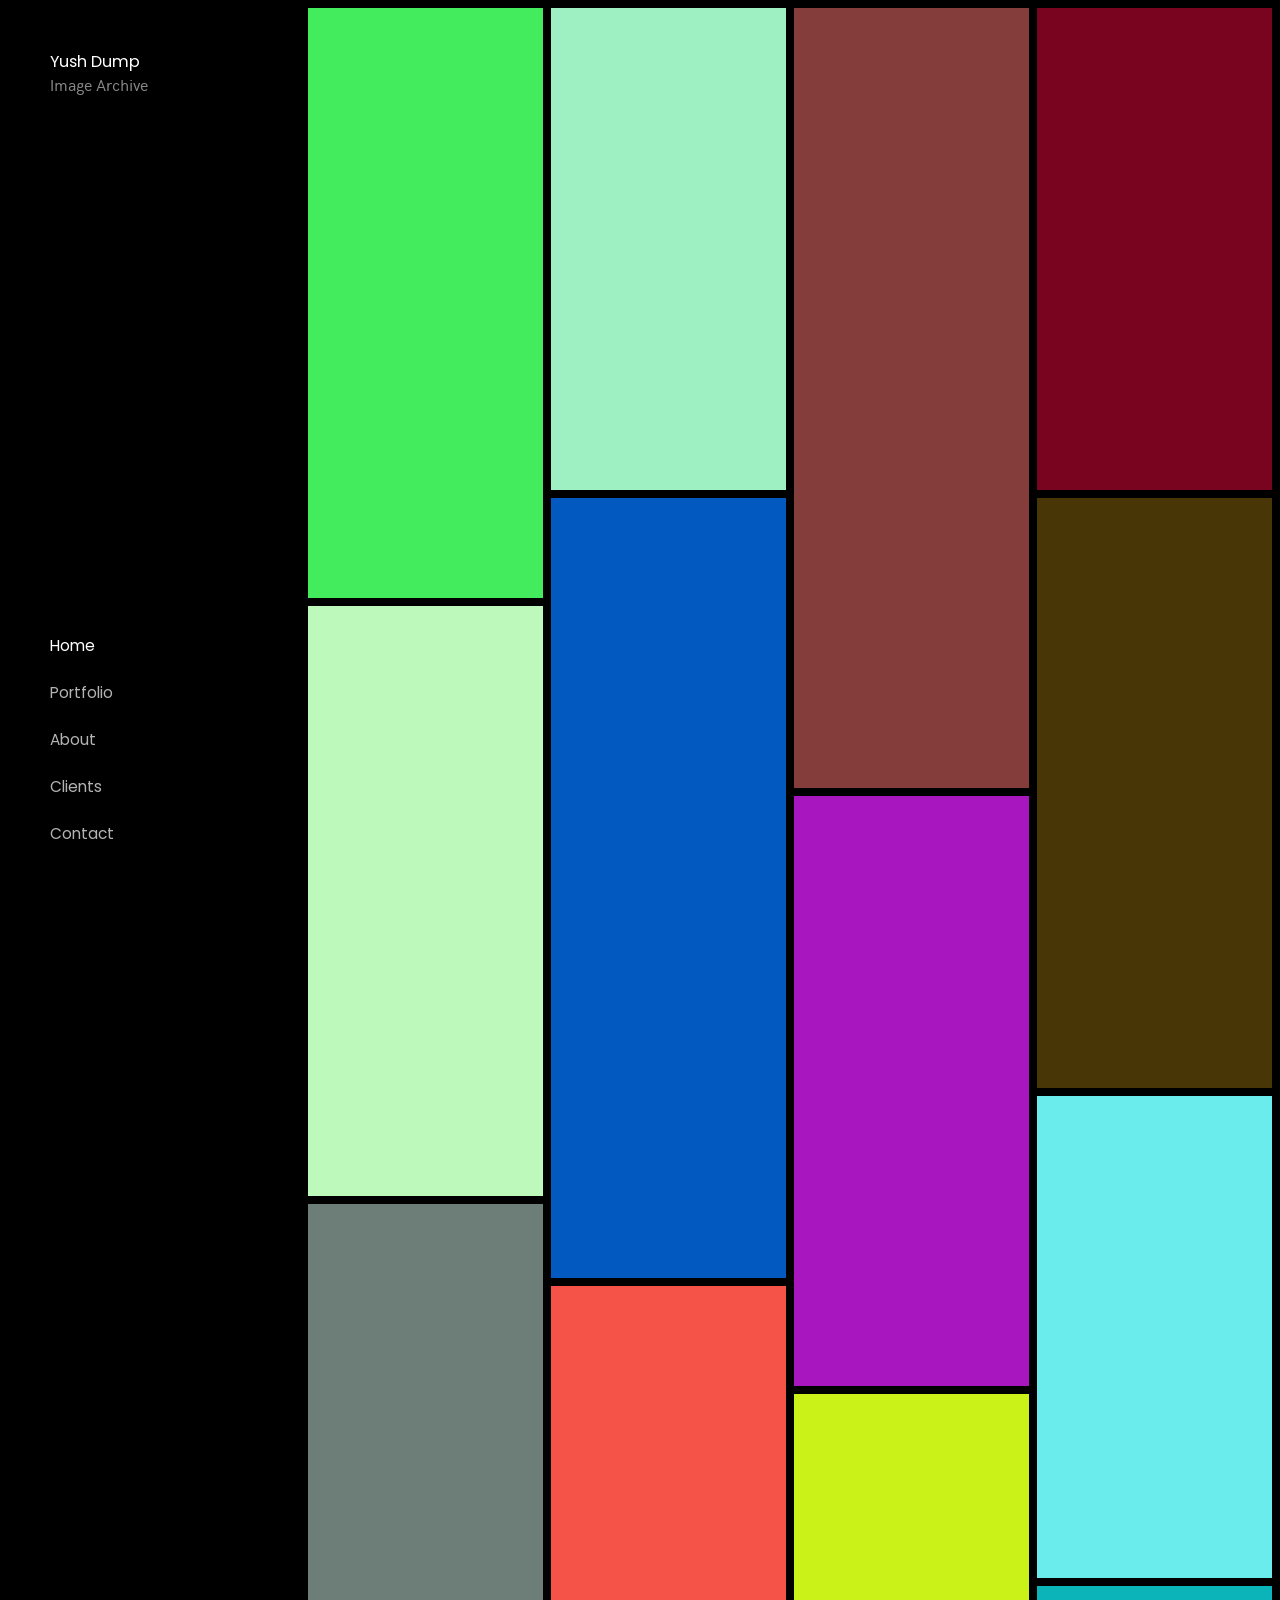
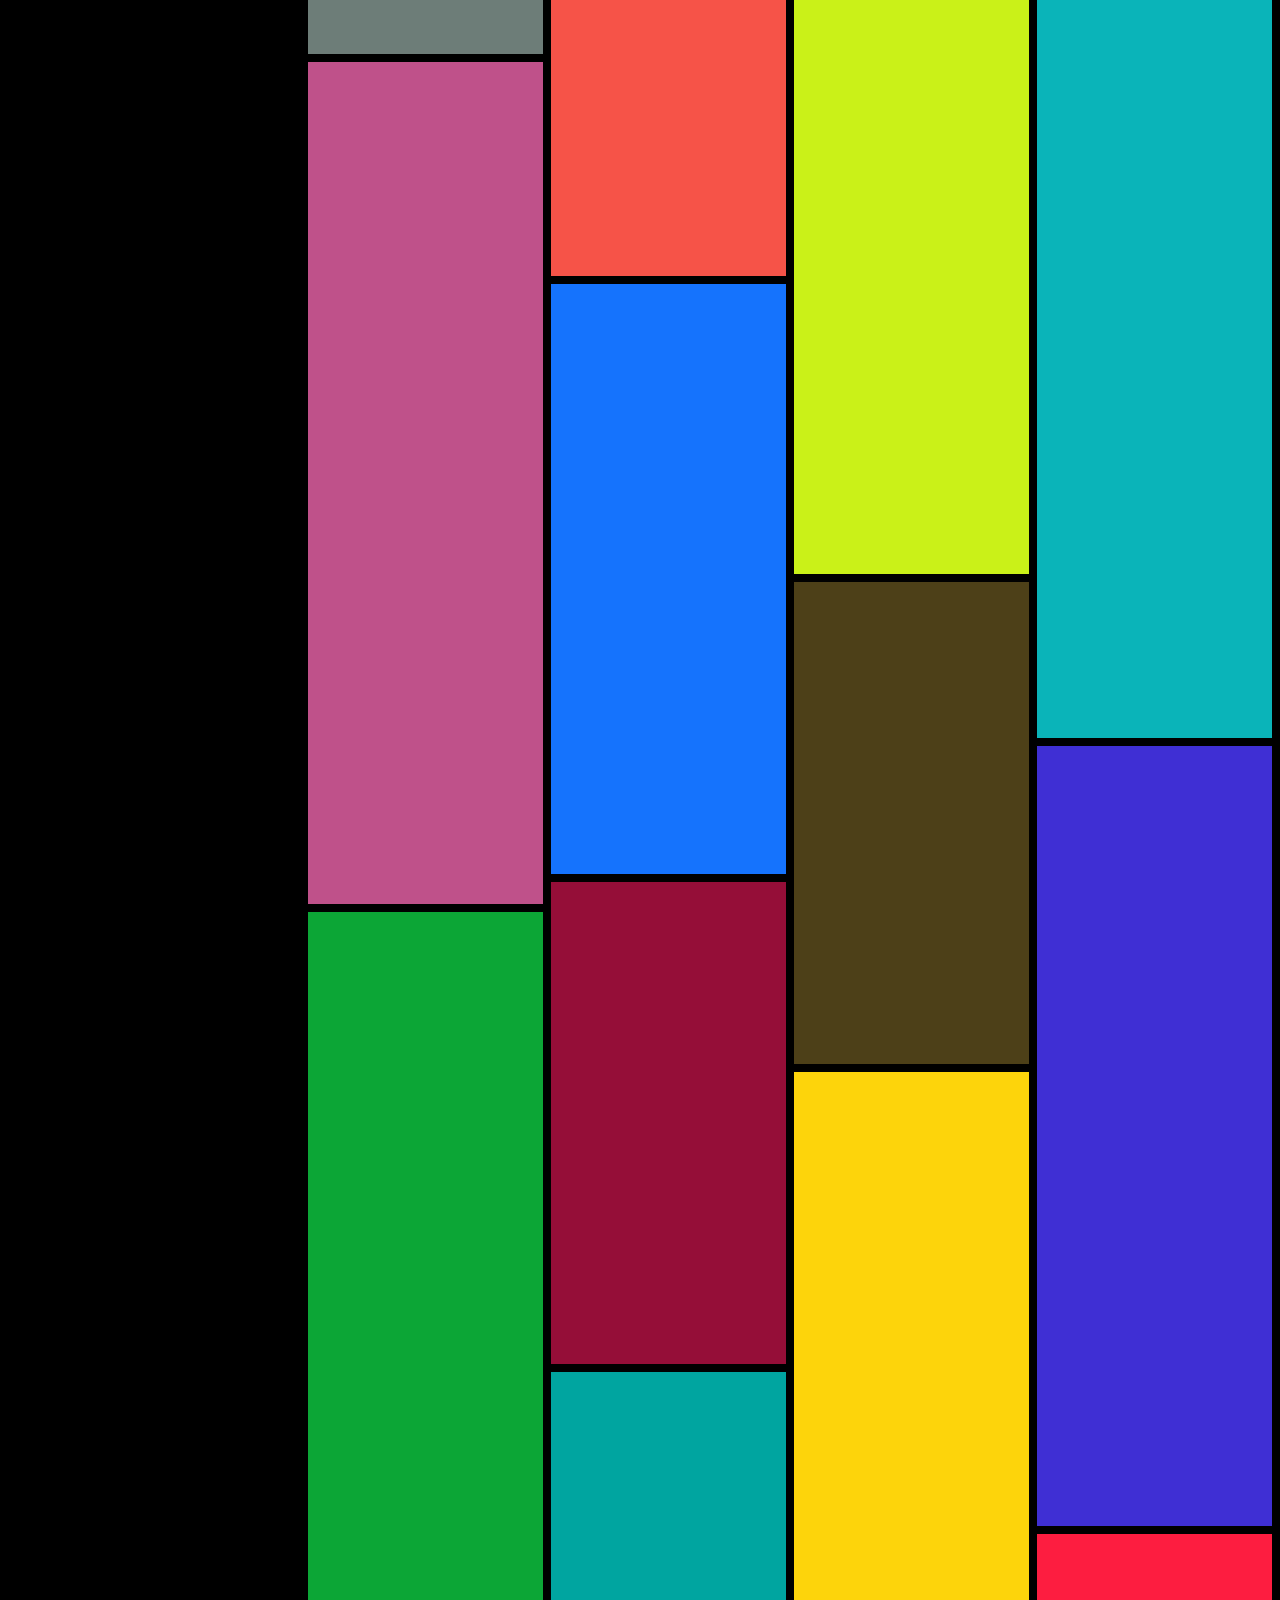
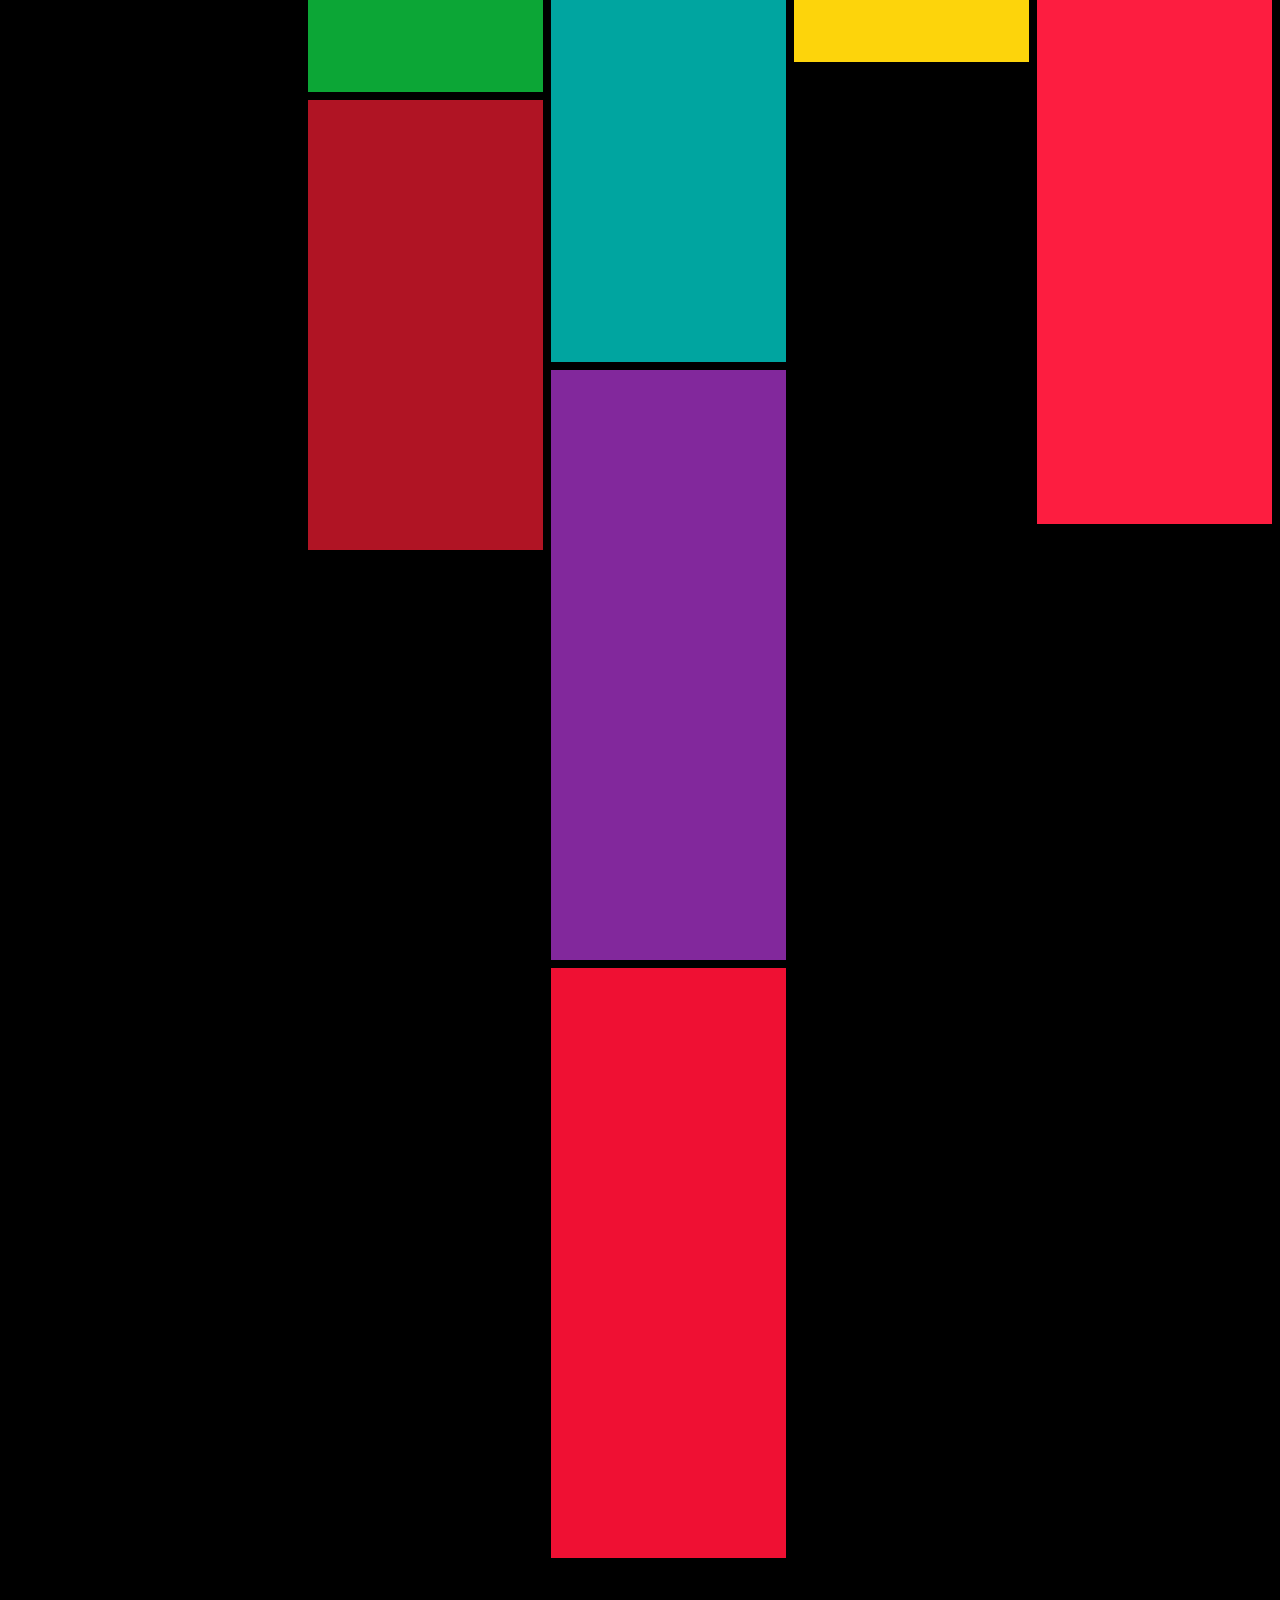
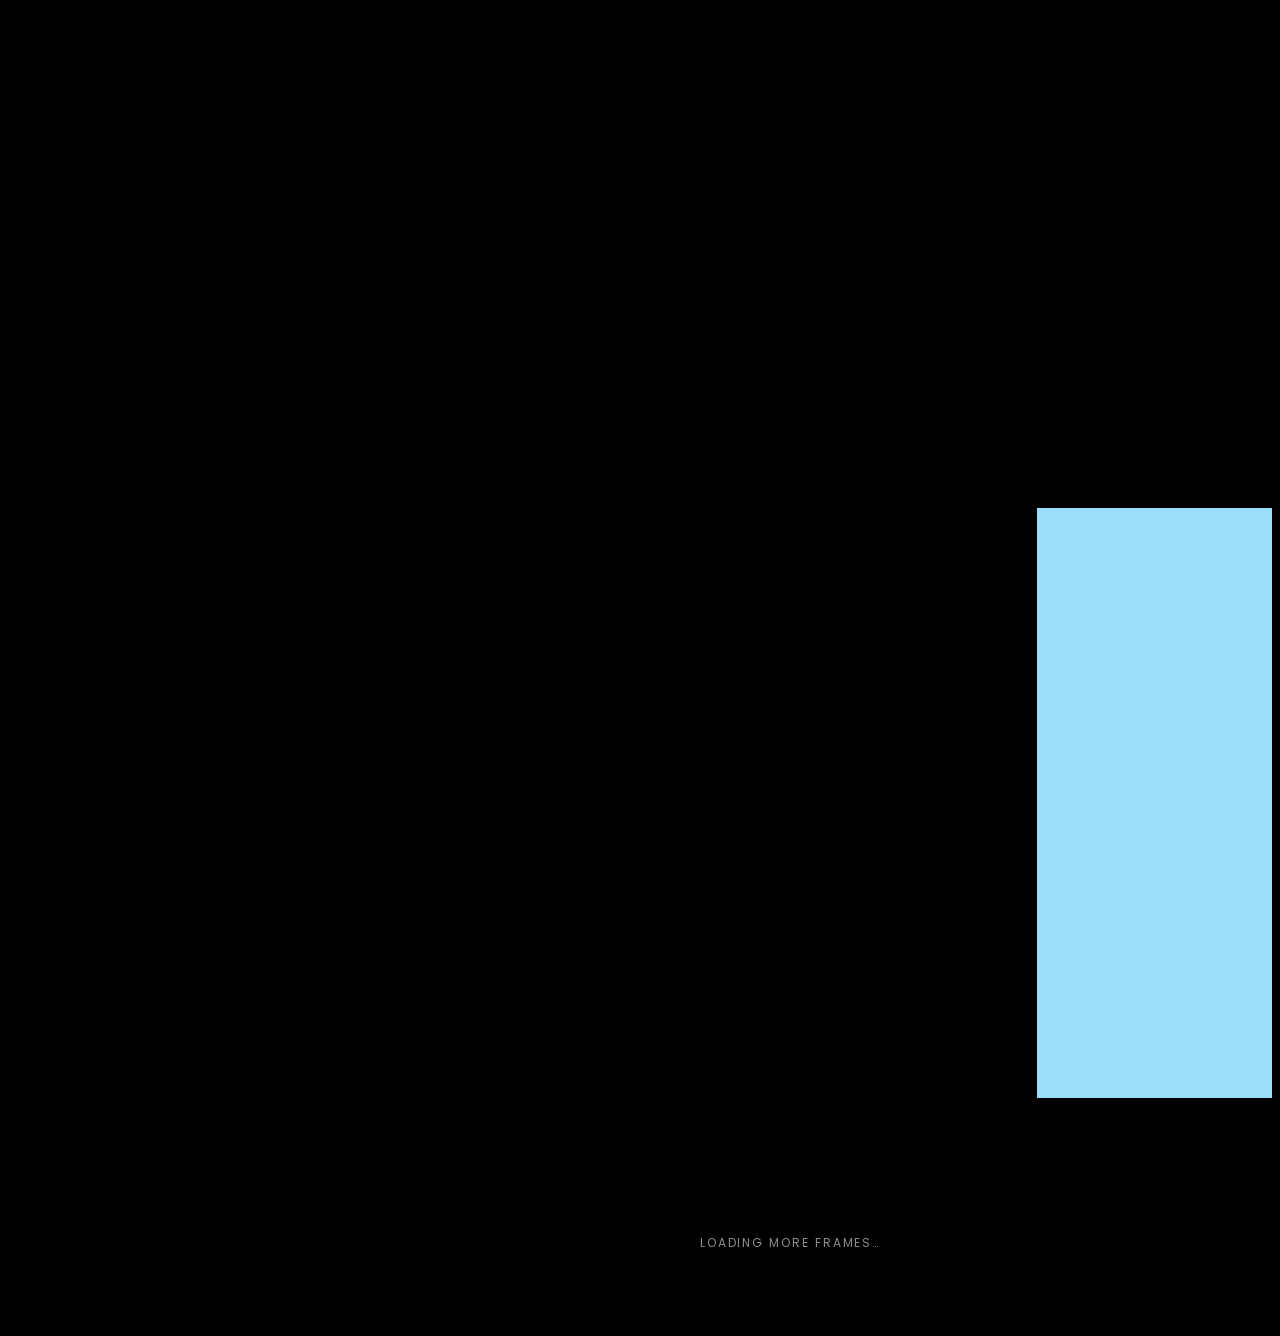
<file: index.html>
<!DOCTYPE html>
<html>
  <head>
    <title>Yush Dump - Image Archive</title>
    <meta name="viewport" content="width=device-width, initial-scale=1, maximum-scale=1">
    <meta charset="utf-8">
    <meta name="format-detection" content="telephone=no">
    <link rel="stylesheet" type="text/css" href="css/core.css">
    <link rel="stylesheet" type="text/css" href="css/elements.css">
    <link rel="stylesheet" type="text/css" href="css/custom.css">
    <link rel="icon" type="image/png" href="favicon.png?version=4">
  </head>
  <body>
    <div id="wrapper" class="container-fluid sidebar">
      <aside id="main-sidebar"><a href="index.html" class="brand"><span class="name">Yush Dump</span><span class="title hidden-xs">Image Archive</span></a>
        <div class="responsive-nav">
          <div class="bar"></div>
          <div class="bar"></div>
          <div class="bar"></div>
        </div>
        <nav class="main-nav">
          <ul>
            <li><a href="index.html" class="active">Home</a>
              <ul class="dropdown">
                <li><a href="pages/homepages/home-unique-scroll.html">Home - Unique scroll</a>
                </li>
                <li><a href="pages/homepages/home-image-stack.html">Home - Image stack</a>
                </li>
                <li><a href="pages/homepages/home-fullscreen.html">Home - Fullscreen</a>
                </li>
                <li><a href="pages/homepages/home-fullscreen-offset.html">Home - Fullscreen offset</a>
                </li>
                <li><a href="pages/homepages/home-fullscreen-border.html">Home - Fullscreen border</a>
                </li>
                <li><a href="pages/homepages/home-hero-variant-1.html">Home - Hero variant 1</a>
                </li>
                <li><a href="pages/homepages/home-hero-variant-2.html">Home - Hero variant 2</a>
                </li>
                <li><a href="pages/homepages/home-sidebar-variant-1.html">Home - Sidebar variant 1</a>
                </li>
                <li><a href="pages/homepages/home-sidebar-variant-2.html">Home - Sidebar variant 2</a>
                </li>
              </ul>
            </li>
            <li><a href="pages/portfolio/portfolio-unique-scroll.html">Portfolio</a>
              <ul class="dropdown">
                <li><a href="pages/portfolio/portfolio-unique-scroll.html">Portfolio - Unique scroll</a>
                </li>
                <li><a href="pages/portfolio/portfolio-classic-2-columns.html">Portfolio Classic - 2 columns</a>
                </li>
                <li><a href="pages/portfolio/portfolio-classic-3-columns.html">Portfolio Classic - 3 columns</a>
                </li>
                <li><a href="pages/portfolio/portfolio-classic-4-columns.html">Portfolio Classic - 4 columns</a>
                </li>
                <li><a href="pages/portfolio/portfolio-masonry.html">Portfolio Masonry - 4 columns</a>
                </li>
                <li><a href="pages/portfolio/portfolio-wide-photo.html">Portfolio - Wide photo</a>
                </li>
                <li><a href="pages/portfolio/portfolio-category-filters.html">Portfolio - Category filters</a>
                </li>
                <li><a href="pages/portfolio/portfolio-titan-slider.html">Portfolio - Titan Slider</a>
                </li>
              </ul>
            </li>
            <li><a href="pages/about/index.html">About</a>
            </li>
            <li><a href="pages/clients/index.html">Clients</a>
            </li>
            <li><a href="pages/contact/index.html">Contact</a>
            </li>
          </ul>
        </nav>
      </aside>
      <section class="main">
        <div class="img-grid">
          <div class="item-sizer"></div>
          <a href="images/hex/shade-001-42ec5d.png" data-caption="#42EC5D" class="item lightbox"><img src="images/hex/shade-001-42ec5d.png" alt="Solid color field in #42EC5D" width="548" height="590" decoding="async"></a>
          <a href="images/hex/shade-002-9ef0c2.png" data-caption="#9EF0C2" class="item lightbox"><img src="images/hex/shade-002-9ef0c2.png" alt="Solid color field in #9EF0C2" width="550" height="482" decoding="async"></a>
          <a href="images/hex/shade-003-853d3b.png" data-caption="#853D3B" class="item lightbox"><img src="images/hex/shade-003-853d3b.png" alt="Solid color field in #853D3B" width="550" height="780" decoding="async"></a>
          <a href="images/hex/shade-004-79041f.png" data-caption="#79041F" class="item lightbox"><img src="images/hex/shade-004-79041f.png" alt="Solid color field in #79041F" width="550" height="482" decoding="async"></a>
          <a href="images/hex/shade-005-025ac1.png" data-caption="#025AC1" class="item lightbox"><img src="images/hex/shade-005-025ac1.png" alt="Solid color field in #025AC1" width="550" height="780" decoding="async"></a>
          <a href="images/hex/shade-006-493607.png" data-caption="#493607" class="item lightbox"><img src="images/hex/shade-006-493607.png" alt="Solid color field in #493607" width="550" height="590" decoding="async"></a>
          <a href="images/hex/shade-007-bef9bc.png" data-caption="#BEF9BC" class="item lightbox"><img src="images/hex/shade-007-bef9bc.png" alt="Solid color field in #BEF9BC" width="550" height="590" decoding="async"></a>
          <a href="images/hex/shade-008-a816c0.png" data-caption="#A816C0" class="item lightbox"><img src="images/hex/shade-008-a816c0.png" alt="Solid color field in #A816C0" width="550" height="590" decoding="async"></a>
          <a href="images/hex/shade-009-6aeced.png" data-caption="#6AECED" class="item lightbox"><img src="images/hex/shade-009-6aeced.png" alt="Solid color field in #6AECED" width="550" height="482" decoding="async"></a>
          <a href="images/hex/shade-010-6d7d78.png" data-caption="#6D7D78" class="item lightbox"><img src="images/hex/shade-010-6d7d78.png" alt="Solid color field in #6D7D78" width="550" height="450" decoding="async"></a>
          <a href="images/hex/shade-011-f65348.png" data-caption="#F65348" class="item lightbox"><img src="images/hex/shade-011-f65348.png" alt="Solid color field in #F65348" width="550" height="590" decoding="async"></a>
          <a href="images/hex/shade-012-caf118.png" data-caption="#CAF118" class="item lightbox"><img src="images/hex/shade-012-caf118.png" alt="Solid color field in #CAF118" width="550" height="780" decoding="async"></a>
        </div>
        <div id="gallery-sentinel" class="gallery-sentinel" aria-hidden="true"></div>
        <p id="gallery-status" class="gallery-status" role="status">Loading more frames&hellip;</p>
        <footer id="gallery-end" class="gallery-end" aria-hidden="true">
          <p class="gallery-end-kicker">End of the archive</p>
          <p class="gallery-end-title">That&rsquo;s the whole roll.</p>
          <p class="gallery-end-note">Nothing left but the afterimage.</p>
        </footer>
      </section>
    </div>
    <script src="js/vendor.js"></script>
    <script src="js/functions.js"></script>
    <script src="modules/tera-lightbox/tera-lightbox.js"></script>
    <script src="js/gallery-feed.js"></script>
  </body>
</html>
</file>
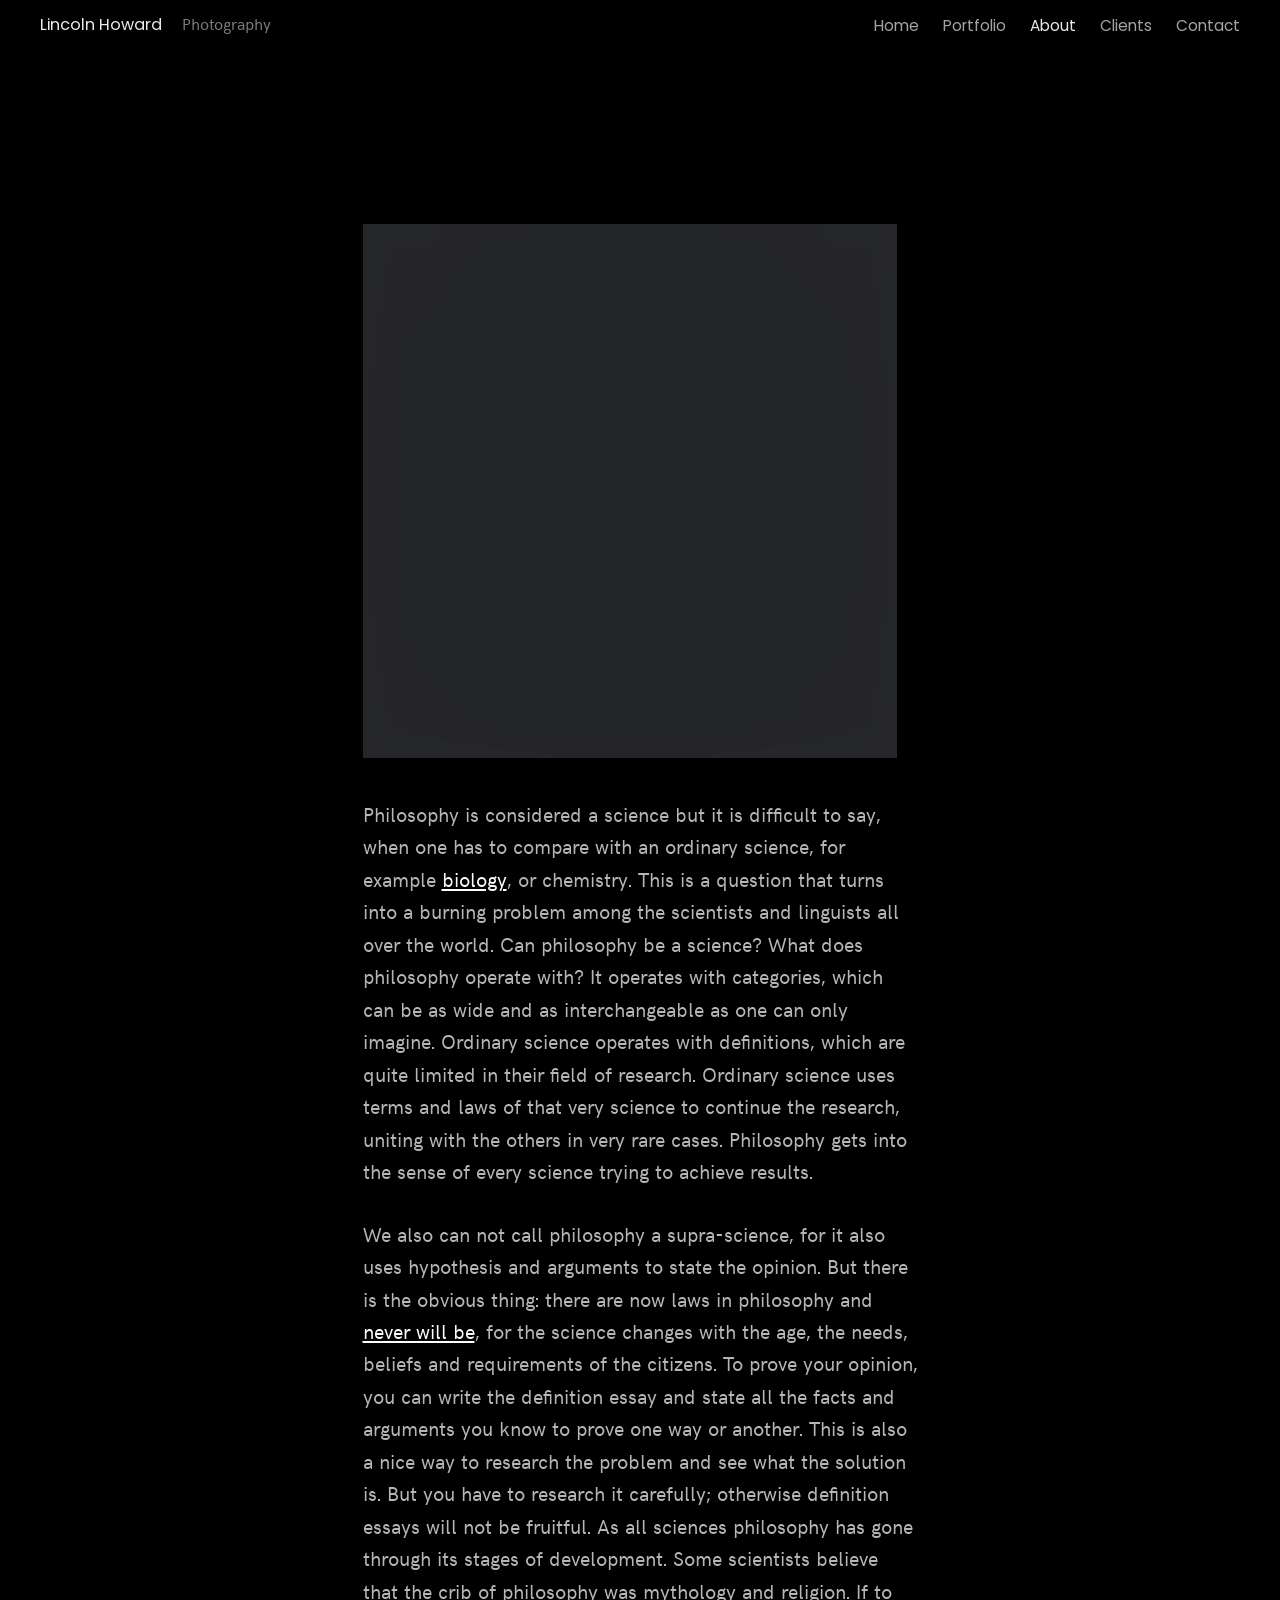
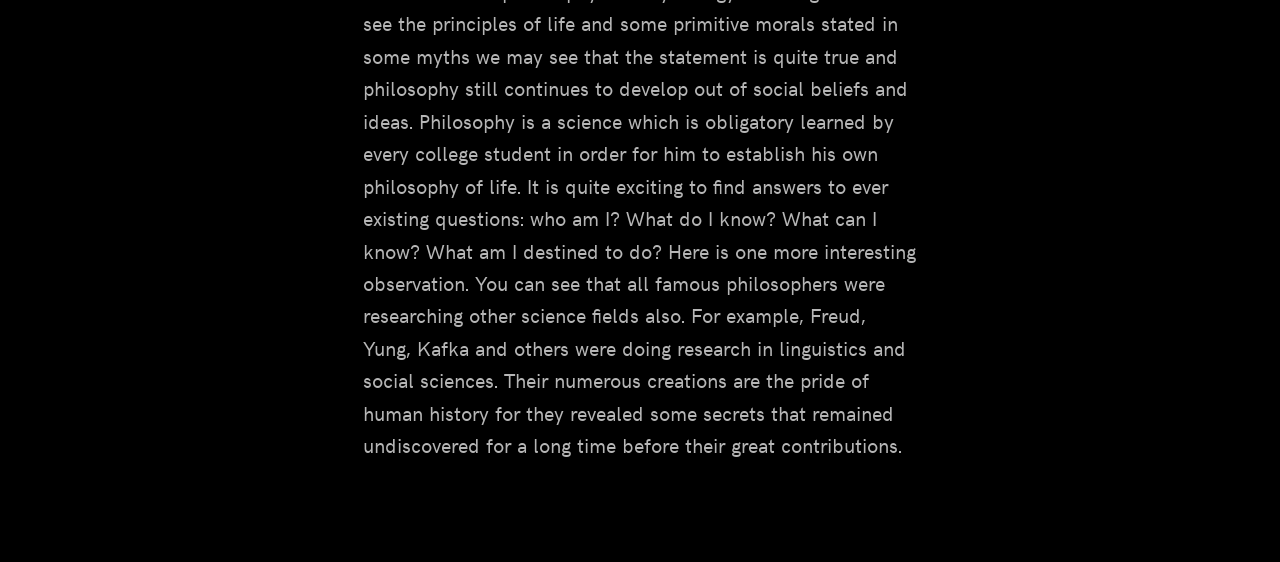
<file: pages/about/index.html>
<!DOCTYPE html>
<html>
  <head>
    <title>Sylk - The Photographer's Portfolio Template</title>
    <meta name="viewport" content="width=device-width, initial-scale=1, maximum-scale=1">
    <meta charset="utf-8">
    <meta name="format-detection" content="telephone=no">
    <link rel="stylesheet" type="text/css" href="../../css/core.css">
    <link rel="stylesheet" type="text/css" href="../../css/elements.css">
    <link rel="stylesheet" type="text/css" href="../../css/custom.css">
    <link rel="icon" type="image/png" href="../../favicon.png?version=4">
  </head>
  <body>
    <div id="wrapper" class="container-fluid">
      <header id="main-header"><a href="../../index.html" class="brand"><span class="name">Lincoln Howard</span><span class="title hidden-xs">Photography</span></a>
        <div class="responsive-nav">
          <div class="bar"></div>
          <div class="bar"></div>
          <div class="bar"></div>
        </div>
        <nav class="main-nav">
          <ul>
            <li><a href="../../pages/homepages/home-unique-scroll.html">Home</a>
              <ul class="dropdown">
                <li><a href="../../pages/homepages/home-unique-scroll.html">Home - Unique scroll</a>
                </li>
                <li><a href="../../pages/homepages/home-image-stack.html">Home - Image stack</a>
                </li>
                <li><a href="../../pages/homepages/home-fullscreen.html">Home - Fullscreen</a>
                </li>
                <li><a href="../../pages/homepages/home-fullscreen-offset.html">Home - Fullscreen offset</a>
                </li>
                <li><a href="../../pages/homepages/home-fullscreen-border.html">Home - Fullscreen border</a>
                </li>
                <li><a href="../../pages/homepages/home-hero-variant-1.html">Home - Hero variant 1</a>
                </li>
                <li><a href="../../pages/homepages/home-hero-variant-2.html">Home - Hero variant 2</a>
                </li>
                <li><a href="../../pages/homepages/home-sidebar-variant-1.html">Home - Sidebar variant 1</a>
                </li>
                <li><a href="../../pages/homepages/home-sidebar-variant-2.html">Home - Sidebar variant 2</a>
                </li>
              </ul>
            </li>
            <li><a href="../../pages/portfolio/portfolio-unique-scroll.html">Portfolio</a>
              <ul class="dropdown">
                <li><a href="../../pages/portfolio/portfolio-unique-scroll.html">Portfolio - Unique scroll</a>
                </li>
                <li><a href="../../pages/portfolio/portfolio-classic-2-columns.html">Portfolio Classic - 2 columns</a>
                </li>
                <li><a href="../../pages/portfolio/portfolio-classic-3-columns.html">Portfolio Classic - 3 columns</a>
                </li>
                <li><a href="../../pages/portfolio/portfolio-classic-4-columns.html">Portfolio Classic - 4 columns</a>
                </li>
                <li><a href="../../pages/portfolio/portfolio-masonry.html">Portfolio Masonry - 4 columns</a>
                </li>
                <li><a href="../../pages/portfolio/portfolio-wide-photo.html">Portfolio - Wide photo</a>
                </li>
                <li><a href="../../pages/portfolio/portfolio-category-filters.html">Portfolio - Category filters</a>
                </li>
                <li><a href="../../pages/portfolio/portfolio-titan-slider.html">Portfolio - Titan Slider</a>
                </li>
              </ul>
            </li>
            <li><a href="../../pages/about/index.html" class="active">About</a>
            </li>
            <li><a href="../../pages/clients/index.html">Clients</a>
            </li>
            <li><a href="../../pages/contact/index.html">Contact</a>
            </li>
          </ul>
        </nav>
      </header>
      <div class="container mb-xl mt-xl">
        <div class="content row">
          <div class="col-md-offset-3 col-md-6"><img src="../../images/about/profile.jpg">
            <p>Philosophy is considered a science but it is difficult to say, when one has to compare with an ordinary science, for example <a href="#">biology</a>, or chemistry. This is a question that turns into a burning problem among the scientists and linguists all over the world. Can philosophy be a science? What does philosophy operate with? It operates with categories, which can be as wide and as interchangeable as one can only imagine. Ordinary science operates with definitions, which are quite limited in their field of research. Ordinary science uses terms and laws of that very science to continue the research, uniting with the others in very rare cases. Philosophy gets into the sense of every science trying to achieve results.</p>
            <p>We also can not call philosophy a supra-science, for it also uses hypothesis and arguments to state the opinion. But there is the obvious thing: there are now laws in philosophy and <a href="#">never will be</a>, for the science changes with the age, the needs, beliefs and requirements of the citizens. To prove your opinion, you can write the definition essay and state all the facts and arguments you know to prove one way or another. This is also a nice way to research the problem and see what the solution is. But you have to research it carefully; otherwise definition essays will not be fruitful. As all sciences philosophy has gone through its stages of development. Some scientists believe that the crib of philosophy was mythology and religion. If to see the principles of life and some primitive morals stated in some myths we may see that the statement is quite true and philosophy still continues to develop out of social beliefs and ideas. Philosophy is a science which is obligatory learned by every college student in order for him to establish his own philosophy of life. It is quite exciting to find answers to ever existing questions: who am I? What do I know? What can I know? What am I destined to do? Here is one more interesting observation. You can see that all famous philosophers were researching other science fields also. For example, Freud, Yung, Kafka and others were doing research in linguistics and social sciences. Their numerous creations are the pride of human history for they revealed some secrets that remained undiscovered for a long time before their great contributions.</p>
          </div>
        </div>
      </div>
    </div>
    <script src="../../js/vendor.js"></script>
    <script src="../../js/functions.js"></script>
  </body>
</html>
</file>
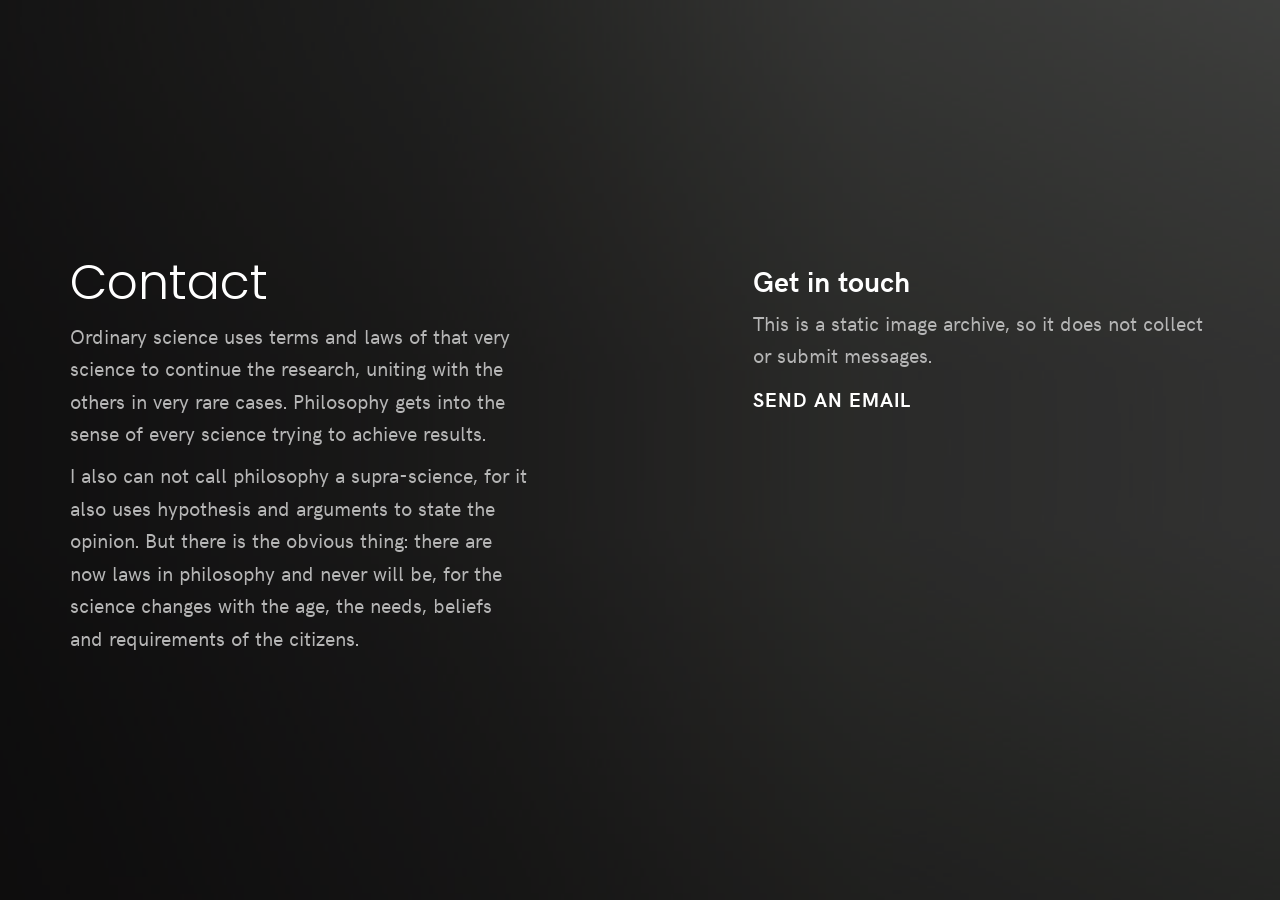
<file: pages/contact/index.html>
<!DOCTYPE html>
<html>
  <head>
    <title>Sylk - The Photographer's Portfolio Template</title>
    <meta name="viewport" content="width=device-width, initial-scale=1, maximum-scale=1">
    <meta charset="utf-8">
    <meta name="format-detection" content="telephone=no">
    <link rel="stylesheet" type="text/css" href="../../css/core.css">
    <link rel="stylesheet" type="text/css" href="../../css/elements.css">
    <link rel="stylesheet" type="text/css" href="../../css/custom.css">
    <link rel="icon" type="image/png" href="../../favicon.png?version=4">
  </head>
  <body>
    <div id="wrapper" class="container-fluid">
      <header id="main-header"><a href="../../index.html" class="brand"><span class="name">Lincoln Howard</span><span class="title hidden-xs">Photography</span></a>
        <div class="responsive-nav">
          <div class="bar"></div>
          <div class="bar"></div>
          <div class="bar"></div>
        </div>
        <nav class="main-nav">
          <ul>
            <li><a href="../../pages/homepages/home-unique-scroll.html">Home</a>
              <ul class="dropdown">
                <li><a href="../../pages/homepages/home-unique-scroll.html">Home - Unique scroll</a>
                </li>
                <li><a href="../../pages/homepages/home-image-stack.html">Home - Image stack</a>
                </li>
                <li><a href="../../pages/homepages/home-fullscreen.html">Home - Fullscreen</a>
                </li>
                <li><a href="../../pages/homepages/home-fullscreen-offset.html">Home - Fullscreen offset</a>
                </li>
                <li><a href="../../pages/homepages/home-fullscreen-border.html">Home - Fullscreen border</a>
                </li>
                <li><a href="../../pages/homepages/home-hero-variant-1.html">Home - Hero variant 1</a>
                </li>
                <li><a href="../../pages/homepages/home-hero-variant-2.html">Home - Hero variant 2</a>
                </li>
                <li><a href="../../pages/homepages/home-sidebar-variant-1.html">Home - Sidebar variant 1</a>
                </li>
                <li><a href="../../pages/homepages/home-sidebar-variant-2.html">Home - Sidebar variant 2</a>
                </li>
              </ul>
            </li>
            <li><a href="../../pages/portfolio/portfolio-unique-scroll.html">Portfolio</a>
              <ul class="dropdown">
                <li><a href="../../pages/portfolio/portfolio-unique-scroll.html">Portfolio - Unique scroll</a>
                </li>
                <li><a href="../../pages/portfolio/portfolio-classic-2-columns.html">Portfolio Classic - 2 columns</a>
                </li>
                <li><a href="../../pages/portfolio/portfolio-classic-3-columns.html">Portfolio Classic - 3 columns</a>
                </li>
                <li><a href="../../pages/portfolio/portfolio-classic-4-columns.html">Portfolio Classic - 4 columns</a>
                </li>
                <li><a href="../../pages/portfolio/portfolio-masonry.html">Portfolio Masonry - 4 columns</a>
                </li>
                <li><a href="../../pages/portfolio/portfolio-wide-photo.html">Portfolio - Wide photo</a>
                </li>
                <li><a href="../../pages/portfolio/portfolio-category-filters.html">Portfolio - Category filters</a>
                </li>
                <li><a href="../../pages/portfolio/portfolio-titan-slider.html">Portfolio - Titan Slider</a>
                </li>
              </ul>
            </li>
            <li><a href="../../pages/about/index.html">About</a>
            </li>
            <li><a href="../../pages/clients/index.html">Clients</a>
            </li>
            <li><a href="../../pages/contact/index.html" class="active">Contact</a>
            </li>
          </ul>
        </nav>
      </header>
      <div class="fs vcenter">
        <div style="background-image: url(../../images/contact/01.jpg);" class="bg faded-more"></div>
        <div class="container">
          <div class="row">
            <div class="col-md-5">
              <h1>Contact</h1>
              <p>Ordinary science uses terms and laws of that very science to continue the research, uniting with the others in very rare cases. Philosophy gets into the sense of every science trying to achieve results.</p>
              <p>I also can not call philosophy a supra-science, for it also uses hypothesis and arguments to state the opinion. But there is the obvious thing: there are now laws in philosophy and never will be, for the science changes with the age, the needs, beliefs and requirements of the citizens. </p>
            </div>
            <div class="col-md-5 col-md-offset-2">
              <div class="mt-md">
                <h2>Get in touch</h2>
                <p>This is a static image archive, so it does not collect or submit messages.</p>
                <p><a class="btn btn-default" href="mailto:email@example.com">Send an email</a></p>
              </div>
            </div>
          </div>
        </div>
      </div>
    </div>
    <script src="../../js/vendor.js"></script>
    <script src="../../js/functions.js"></script>
  </body>
</html>
</file>
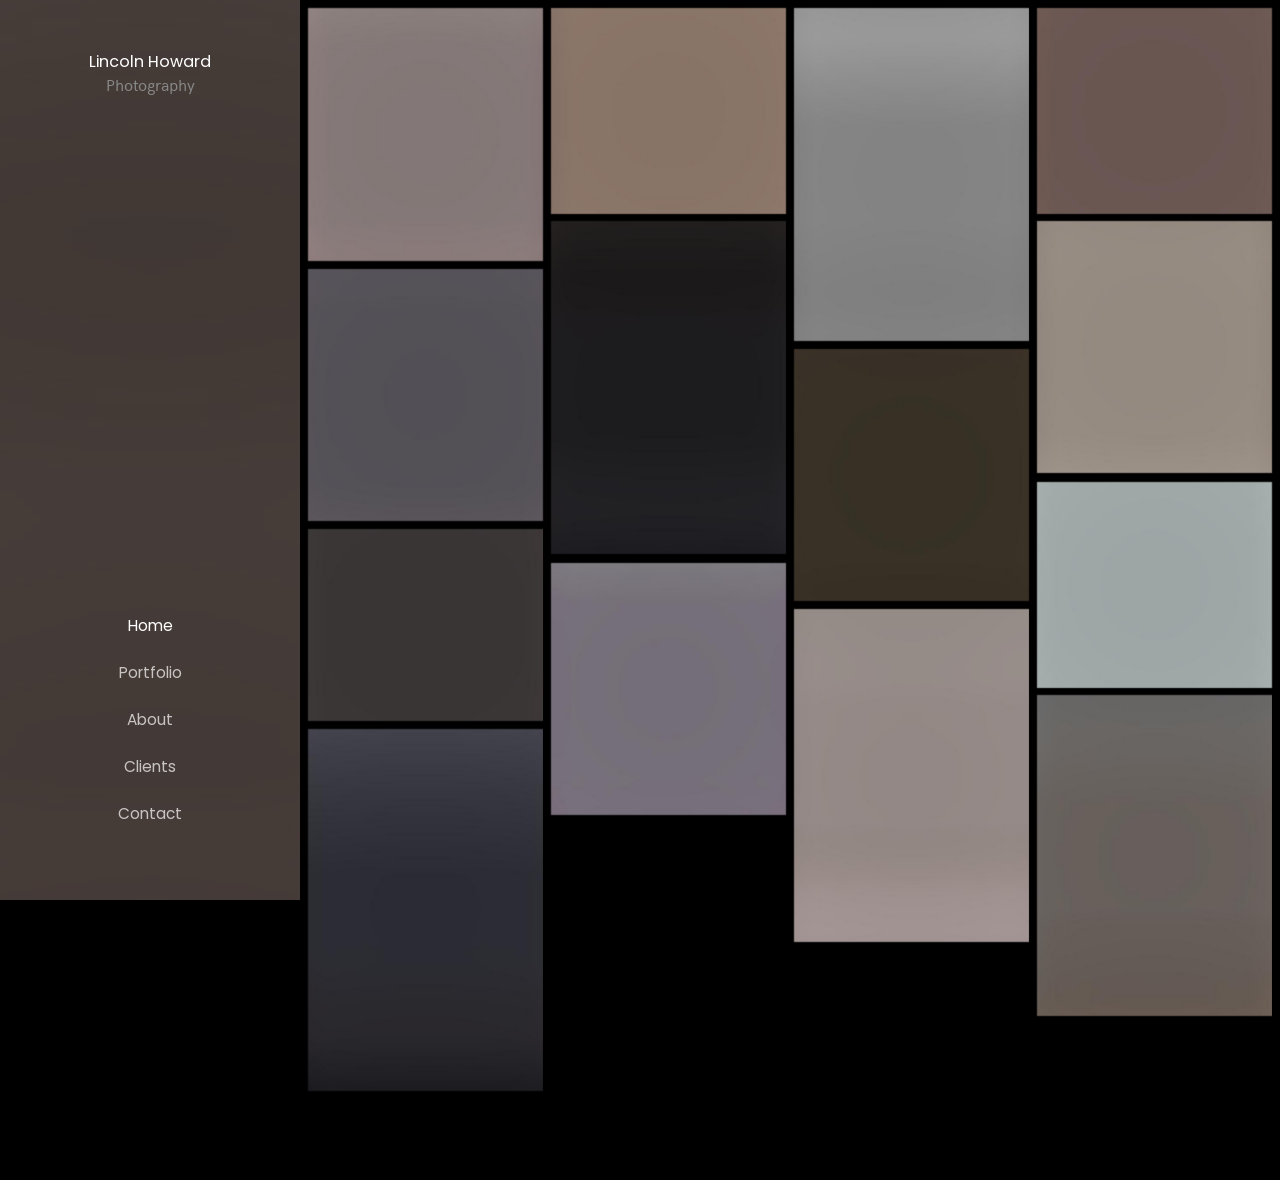
<file: pages/homepages/home-sidebar-variant-1.html>
<!DOCTYPE html>
<html>
  <head>
    <title>Sylk - The Photographer's Portfolio Template</title>
    <meta name="viewport" content="width=device-width, initial-scale=1, maximum-scale=1">
    <meta charset="utf-8">
    <meta name="format-detection" content="telephone=no">
    <link rel="stylesheet" type="text/css" href="../../css/core.css">
    <link rel="stylesheet" type="text/css" href="../../css/elements.css">
    <link rel="stylesheet" type="text/css" href="../../css/custom.css">
    <link rel="icon" type="image/png" href="../../favicon.png?version=4">
  </head>
  <body>
    <div id="wrapper" class="container-fluid sidebar">
      <aside id="main-sidebar" class="centered"><a href="../../index.html" class="brand"><span class="name">Lincoln Howard</span><span class="title hidden-xs">Photography</span></a>
        <div class="responsive-nav">
          <div class="bar"></div>
          <div class="bar"></div>
          <div class="bar"></div>
        </div>
        <nav class="main-nav">
          <ul>
            <li><a href="../../pages/homepages/home-unique-scroll.html" class="active">Home</a>
              <ul class="dropdown">
                <li><a href="../../pages/homepages/home-unique-scroll.html">Home - Unique scroll</a>
                </li>
                <li><a href="../../pages/homepages/home-image-stack.html">Home - Image stack</a>
                </li>
                <li><a href="../../pages/homepages/home-fullscreen.html">Home - Fullscreen</a>
                </li>
                <li><a href="../../pages/homepages/home-fullscreen-offset.html">Home - Fullscreen offset</a>
                </li>
                <li><a href="../../pages/homepages/home-fullscreen-border.html">Home - Fullscreen border</a>
                </li>
                <li><a href="../../pages/homepages/home-hero-variant-1.html">Home - Hero variant 1</a>
                </li>
                <li><a href="../../pages/homepages/home-hero-variant-2.html">Home - Hero variant 2</a>
                </li>
                <li><a href="../../pages/homepages/home-sidebar-variant-1.html">Home - Sidebar variant 1</a>
                </li>
                <li><a href="../../pages/homepages/home-sidebar-variant-2.html">Home - Sidebar variant 2</a>
                </li>
              </ul>
            </li>
            <li><a href="../../pages/portfolio/portfolio-unique-scroll.html">Portfolio</a>
              <ul class="dropdown">
                <li><a href="../../pages/portfolio/portfolio-unique-scroll.html">Portfolio - Unique scroll</a>
                </li>
                <li><a href="../../pages/portfolio/portfolio-classic-2-columns.html">Portfolio Classic - 2 columns</a>
                </li>
                <li><a href="../../pages/portfolio/portfolio-classic-3-columns.html">Portfolio Classic - 3 columns</a>
                </li>
                <li><a href="../../pages/portfolio/portfolio-classic-4-columns.html">Portfolio Classic - 4 columns</a>
                </li>
                <li><a href="../../pages/portfolio/portfolio-masonry.html">Portfolio Masonry - 4 columns</a>
                </li>
                <li><a href="../../pages/portfolio/portfolio-wide-photo.html">Portfolio - Wide photo</a>
                </li>
                <li><a href="../../pages/portfolio/portfolio-category-filters.html">Portfolio - Category filters</a>
                </li>
                <li><a href="../../pages/portfolio/portfolio-titan-slider.html">Portfolio - Titan Slider</a>
                </li>
              </ul>
            </li>
            <li><a href="../../pages/about/index.html">About</a>
            </li>
            <li><a href="../../pages/clients/index.html">Clients</a>
            </li>
            <li><a href="../../pages/contact/index.html">Contact</a>
            </li>
          </ul>
        </nav>
        <div style="background-image: url(../../images/home/09.jpg);" class="bg faded"></div>
      </aside>
      <section class="main">
        <div class="img-grid">
          <div class="item-sizer"></div><a href="../../images/portfolio/thumb-01.jpg" data-caption="Lorem ipsum" class="item lightbox"><img src="../../images/portfolio/thumb-01.jpg"></a><a href="../../images/portfolio/thumb-02.jpg" data-caption="Lorem ipsum" class="item lightbox"><img src="../../images/portfolio/thumb-02.jpg"></a><a href="../../images/portfolio/thumb-03.jpg" data-caption="Lorem ipsum" class="item lightbox"><img src="../../images/portfolio/thumb-03.jpg"></a><a href="../../images/portfolio/thumb-04.jpg" data-caption="Lorem ipsum" class="item lightbox"><img src="../../images/portfolio/thumb-04.jpg"></a><a href="../../images/portfolio/thumb-05.jpg" data-caption="Lorem ipsum" class="item lightbox"><img src="../../images/portfolio/thumb-05.jpg"></a><a href="../../images/portfolio/thumb-06.jpg" data-caption="Lorem ipsum" class="item lightbox"><img src="../../images/portfolio/thumb-06.jpg"></a><a href="../../images/portfolio/thumb-07.jpg" data-caption="Lorem ipsum" class="item lightbox"><img src="../../images/portfolio/thumb-07.jpg"></a><a href="../../images/portfolio/thumb-08.jpg" data-caption="Lorem ipsum" class="item lightbox"><img src="../../images/portfolio/thumb-08.jpg"></a><a href="../../images/portfolio/thumb-09.jpg" data-caption="Lorem ipsum" class="item lightbox"><img src="../../images/portfolio/thumb-09.jpg"></a><a href="../../images/portfolio/thumb-10.jpg" data-caption="Lorem ipsum" class="item lightbox"><img src="../../images/portfolio/thumb-10.jpg"></a><a href="../../images/portfolio/thumb-11.jpg" data-caption="Lorem ipsum" class="item lightbox"><img src="../../images/portfolio/thumb-11.jpg"></a><a href="../../images/portfolio/thumb-12.jpg" data-caption="Lorem ipsum" class="item lightbox"><img src="../../images/portfolio/thumb-12.jpg"></a><a href="../../images/portfolio/thumb-13.jpg" data-caption="Lorem ipsum" class="item lightbox"><img src="../../images/portfolio/thumb-13.jpg"></a><a href="../../images/portfolio/thumb-14.jpg" data-caption="Lorem ipsum" class="item lightbox"><img src="../../images/portfolio/thumb-14.jpg"></a>
        </div>
      </section>
    </div>
    <script src="../../js/vendor.js"></script>
    <script src="../../js/functions.js"></script>
    <script src="../../modules/tera-lightbox/tera-lightbox.js"></script>
  </body>
</html>
</file>
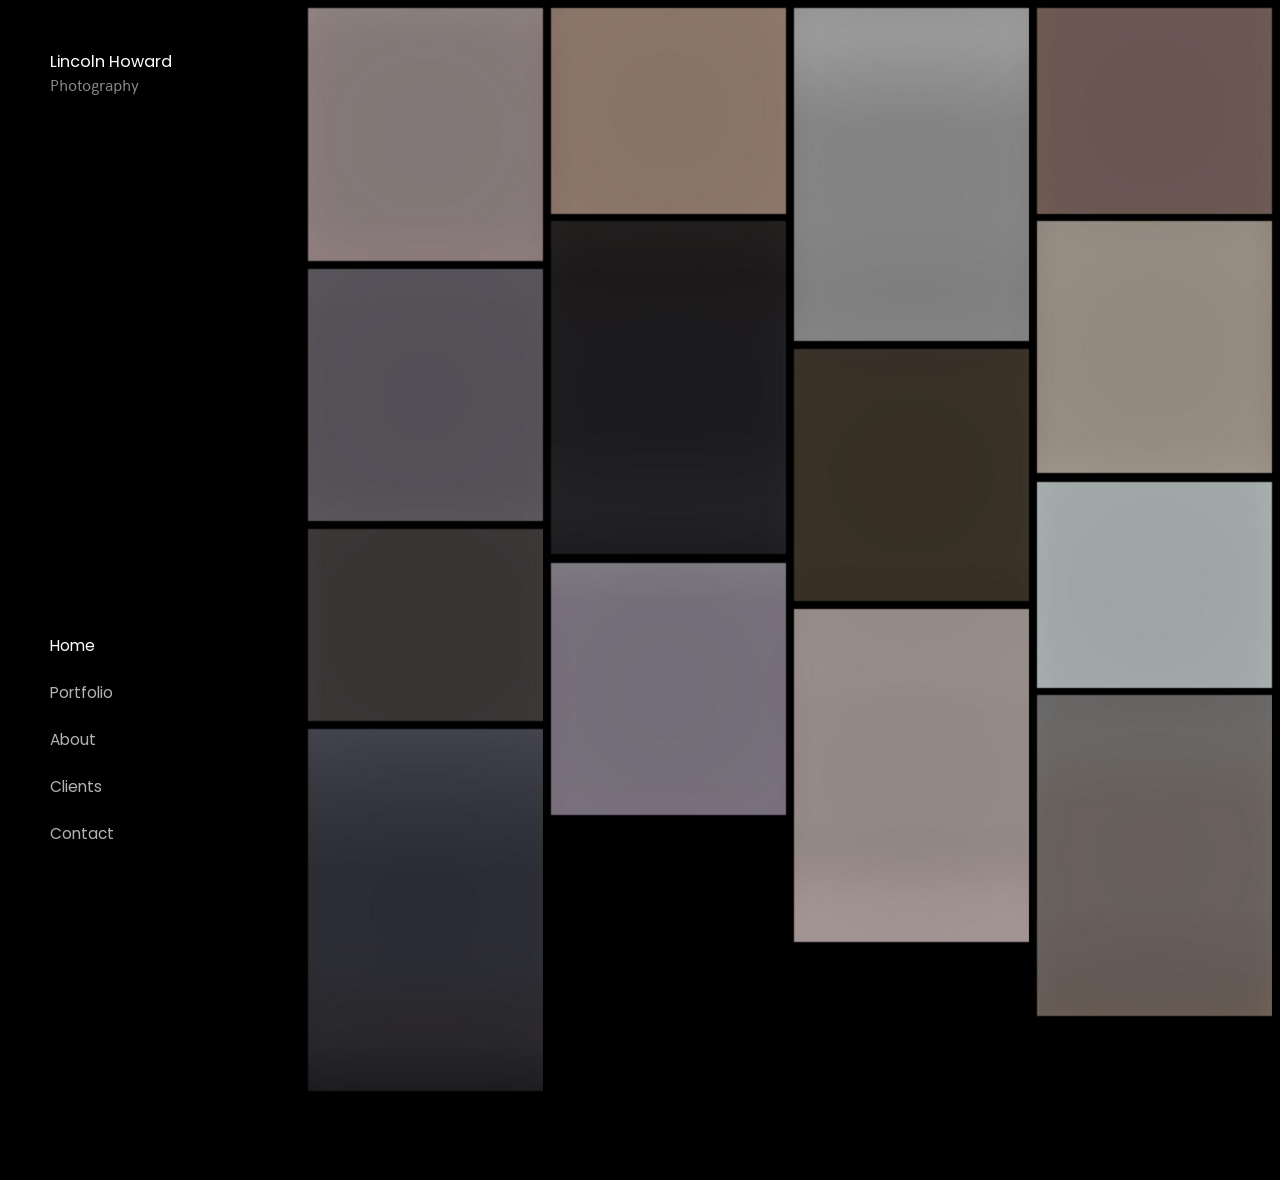
<file: pages/homepages/home-sidebar-variant-2.html>
<!DOCTYPE html>
<html>
  <head>
    <title>Sylk - The Photographer's Portfolio Template</title>
    <meta name="viewport" content="width=device-width, initial-scale=1, maximum-scale=1">
    <meta charset="utf-8">
    <meta name="format-detection" content="telephone=no">
    <link rel="stylesheet" type="text/css" href="../../css/core.css">
    <link rel="stylesheet" type="text/css" href="../../css/elements.css">
    <link rel="stylesheet" type="text/css" href="../../css/custom.css">
    <link rel="icon" type="image/png" href="../../favicon.png?version=4">
  </head>
  <body>
    <div id="wrapper" class="container-fluid sidebar">
      <aside id="main-sidebar"><a href="../../index.html" class="brand"><span class="name">Lincoln Howard</span><span class="title hidden-xs">Photography</span></a>
        <div class="responsive-nav">
          <div class="bar"></div>
          <div class="bar"></div>
          <div class="bar"></div>
        </div>
        <nav class="main-nav">
          <ul>
            <li><a href="../../pages/homepages/home-unique-scroll.html" class="active">Home</a>
              <ul class="dropdown">
                <li><a href="../../pages/homepages/home-unique-scroll.html">Home - Unique scroll</a>
                </li>
                <li><a href="../../pages/homepages/home-image-stack.html">Home - Image stack</a>
                </li>
                <li><a href="../../pages/homepages/home-fullscreen.html">Home - Fullscreen</a>
                </li>
                <li><a href="../../pages/homepages/home-fullscreen-offset.html">Home - Fullscreen offset</a>
                </li>
                <li><a href="../../pages/homepages/home-fullscreen-border.html">Home - Fullscreen border</a>
                </li>
                <li><a href="../../pages/homepages/home-hero-variant-1.html">Home - Hero variant 1</a>
                </li>
                <li><a href="../../pages/homepages/home-hero-variant-2.html">Home - Hero variant 2</a>
                </li>
                <li><a href="../../pages/homepages/home-sidebar-variant-1.html">Home - Sidebar variant 1</a>
                </li>
                <li><a href="../../pages/homepages/home-sidebar-variant-2.html">Home - Sidebar variant 2</a>
                </li>
              </ul>
            </li>
            <li><a href="../../pages/portfolio/portfolio-unique-scroll.html">Portfolio</a>
              <ul class="dropdown">
                <li><a href="../../pages/portfolio/portfolio-unique-scroll.html">Portfolio - Unique scroll</a>
                </li>
                <li><a href="../../pages/portfolio/portfolio-classic-2-columns.html">Portfolio Classic - 2 columns</a>
                </li>
                <li><a href="../../pages/portfolio/portfolio-classic-3-columns.html">Portfolio Classic - 3 columns</a>
                </li>
                <li><a href="../../pages/portfolio/portfolio-classic-4-columns.html">Portfolio Classic - 4 columns</a>
                </li>
                <li><a href="../../pages/portfolio/portfolio-masonry.html">Portfolio Masonry - 4 columns</a>
                </li>
                <li><a href="../../pages/portfolio/portfolio-wide-photo.html">Portfolio - Wide photo</a>
                </li>
                <li><a href="../../pages/portfolio/portfolio-category-filters.html">Portfolio - Category filters</a>
                </li>
                <li><a href="../../pages/portfolio/portfolio-titan-slider.html">Portfolio - Titan Slider</a>
                </li>
              </ul>
            </li>
            <li><a href="../../pages/about/index.html">About</a>
            </li>
            <li><a href="../../pages/clients/index.html">Clients</a>
            </li>
            <li><a href="../../pages/contact/index.html">Contact</a>
            </li>
          </ul>
        </nav>
      </aside>
      <section class="main">
        <div class="img-grid">
          <div class="item-sizer"></div><a href="../../images/portfolio/thumb-01.jpg" data-caption="Portrait #1" class="item lightbox"><img src="../../images/portfolio/thumb-01.jpg"></a><a href="../../images/portfolio/thumb-02.jpg" data-caption="Portrait #2" class="item lightbox"><img src="../../images/portfolio/thumb-02.jpg"></a><a href="../../images/portfolio/thumb-03.jpg" data-caption="Portrait #3" class="item lightbox"><img src="../../images/portfolio/thumb-03.jpg"></a><a href="../../images/portfolio/thumb-04.jpg" data-caption="Portrait #4" class="item lightbox"><img src="../../images/portfolio/thumb-04.jpg"></a><a href="../../images/portfolio/thumb-05.jpg" data-caption="Portrait #5" class="item lightbox"><img src="../../images/portfolio/thumb-05.jpg"></a><a href="../../images/portfolio/thumb-06.jpg" data-caption="Portrait #6" class="item lightbox"><img src="../../images/portfolio/thumb-06.jpg"></a><a href="../../images/portfolio/thumb-07.jpg" data-caption="Portrait #7" class="item lightbox"><img src="../../images/portfolio/thumb-07.jpg"></a><a href="../../images/portfolio/thumb-08.jpg" data-caption="Portrait #8" class="item lightbox"><img src="../../images/portfolio/thumb-08.jpg"></a><a href="../../images/portfolio/thumb-09.jpg" data-caption="Portrait #9" class="item lightbox"><img src="../../images/portfolio/thumb-09.jpg"></a><a href="../../images/portfolio/thumb-10.jpg" data-caption="Portrait #10" class="item lightbox"><img src="../../images/portfolio/thumb-10.jpg"></a><a href="../../images/portfolio/thumb-11.jpg" data-caption="Portrait #11" class="item lightbox"><img src="../../images/portfolio/thumb-11.jpg"></a><a href="../../images/portfolio/thumb-12.jpg" data-caption="Portrait #11" class="item lightbox"><img src="../../images/portfolio/thumb-12.jpg"></a><a href="../../images/portfolio/thumb-13.jpg" data-caption="Portrait #11" class="item lightbox"><img src="../../images/portfolio/thumb-13.jpg"></a><a href="../../images/portfolio/thumb-14.jpg" data-caption="Portrait #12" class="item lightbox"><img src="../../images/portfolio/thumb-14.jpg"></a>
        </div>
      </section>
    </div>
    <script src="../../js/vendor.js"></script>
    <script src="../../js/functions.js"></script>
    <script src="../../modules/tera-lightbox/tera-lightbox.js"></script>
  </body>
</html>
</file>
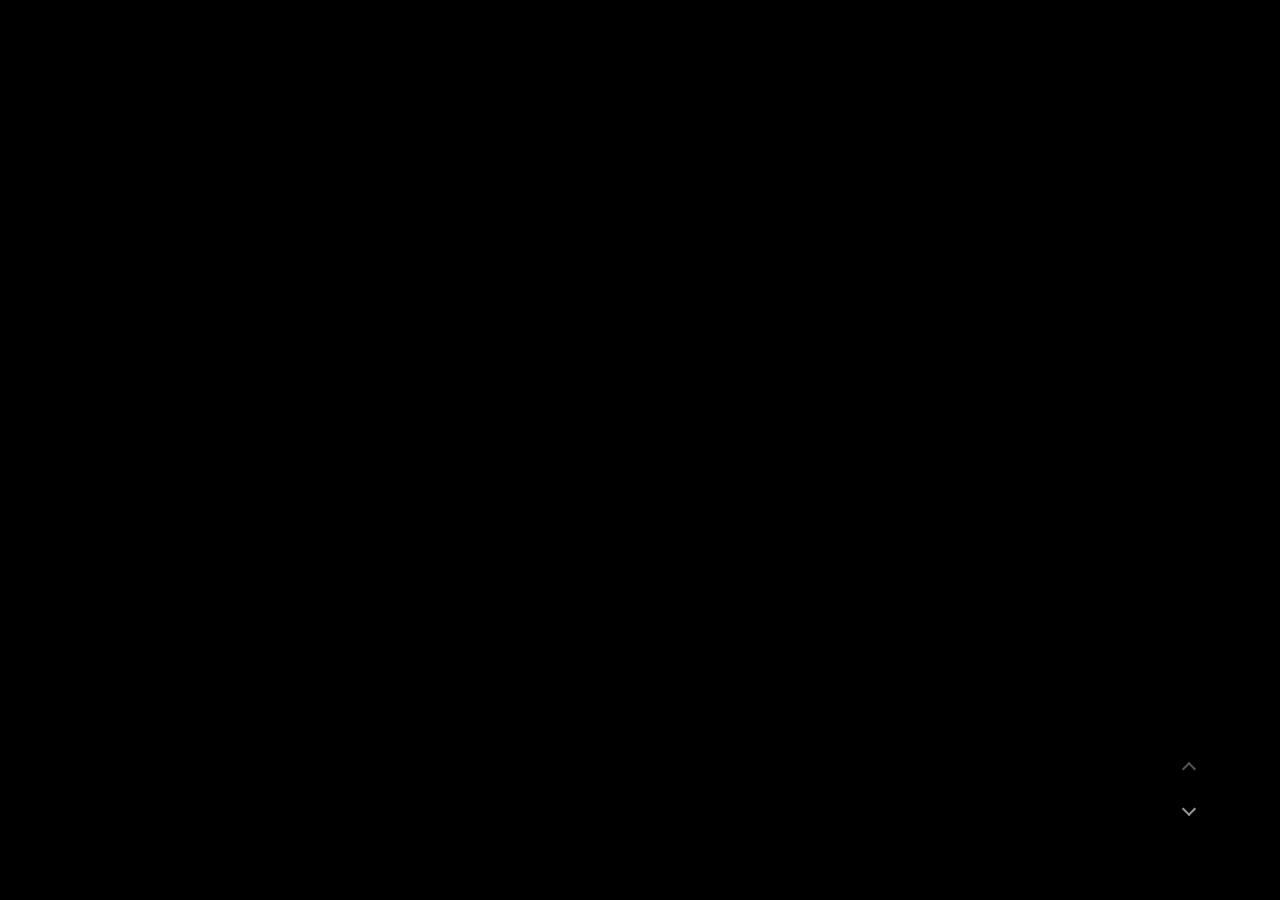
<file: pages/homepages/home-unique-scroll.html>
<!DOCTYPE html>
<html>
  <head>
    <title>Sylk - The Photographer's Portfolio Template</title>
    <meta name="viewport" content="width=device-width, initial-scale=1, maximum-scale=1">
    <meta charset="utf-8">
    <meta name="format-detection" content="telephone=no">
    <link rel="stylesheet" type="text/css" href="../../css/core.css">
    <link rel="stylesheet" type="text/css" href="../../css/elements.css">
    <link rel="stylesheet" type="text/css" href="../../css/custom.css">
    <link rel="icon" type="image/png" href="../../favicon.png?version=4">
  </head>
  <body>
    <div id="wrapper" class="container-fluid">
      <header id="main-header"><a href="../../index.html" class="brand"><span class="name">Lincoln Howard</span><span class="title hidden-xs">Photography</span></a>
        <div class="responsive-nav">
          <div class="bar"></div>
          <div class="bar"></div>
          <div class="bar"></div>
        </div>
        <nav class="main-nav">
          <ul>
            <li><a href="../../pages/homepages/home-unique-scroll.html" class="active">Home</a>
              <ul class="dropdown">
                <li><a href="../../pages/homepages/home-unique-scroll.html">Home - Unique scroll</a>
                </li>
                <li><a href="../../pages/homepages/home-image-stack.html">Home - Image stack</a>
                </li>
                <li><a href="../../pages/homepages/home-fullscreen.html">Home - Fullscreen</a>
                </li>
                <li><a href="../../pages/homepages/home-fullscreen-offset.html">Home - Fullscreen offset</a>
                </li>
                <li><a href="../../pages/homepages/home-fullscreen-border.html">Home - Fullscreen border</a>
                </li>
                <li><a href="../../pages/homepages/home-hero-variant-1.html">Home - Hero variant 1</a>
                </li>
                <li><a href="../../pages/homepages/home-hero-variant-2.html">Home - Hero variant 2</a>
                </li>
                <li><a href="../../pages/homepages/home-sidebar-variant-1.html">Home - Sidebar variant 1</a>
                </li>
                <li><a href="../../pages/homepages/home-sidebar-variant-2.html">Home - Sidebar variant 2</a>
                </li>
              </ul>
            </li>
            <li><a href="../../pages/portfolio/portfolio-unique-scroll.html">Portfolio</a>
              <ul class="dropdown">
                <li><a href="../../pages/portfolio/portfolio-unique-scroll.html">Portfolio - Unique scroll</a>
                </li>
                <li><a href="../../pages/portfolio/portfolio-classic-2-columns.html">Portfolio Classic - 2 columns</a>
                </li>
                <li><a href="../../pages/portfolio/portfolio-classic-3-columns.html">Portfolio Classic - 3 columns</a>
                </li>
                <li><a href="../../pages/portfolio/portfolio-classic-4-columns.html">Portfolio Classic - 4 columns</a>
                </li>
                <li><a href="../../pages/portfolio/portfolio-masonry.html">Portfolio Masonry - 4 columns</a>
                </li>
                <li><a href="../../pages/portfolio/portfolio-wide-photo.html">Portfolio - Wide photo</a>
                </li>
                <li><a href="../../pages/portfolio/portfolio-category-filters.html">Portfolio - Category filters</a>
                </li>
                <li><a href="../../pages/portfolio/portfolio-titan-slider.html">Portfolio - Titan Slider</a>
                </li>
              </ul>
            </li>
            <li><a href="../../pages/about/index.html">About</a>
            </li>
            <li><a href="../../pages/clients/index.html">Clients</a>
            </li>
            <li><a href="../../pages/contact/index.html">Contact</a>
            </li>
          </ul>
        </nav>
      </header>
      <ul class="img-scroller fs">
                <li class="active vcenter"><a href="../../images/home/01.jpg" class="item lightbox"><img src="../../images/home/01.jpg"></a></li>
                <li class="undefined vcenter"><a href="../../images/portfolio/thumb-42.jpg" class="item lightbox"><img src="../../images/portfolio/thumb-42.jpg"></a></li>
                <li class="undefined vcenter"><a href="../../images/portfolio/thumb-43.jpg" class="item lightbox"><img src="../../images/portfolio/thumb-43.jpg"></a></li>
                <li class="undefined vcenter"><a href="../../images/portfolio/thumb-44.jpg" class="item lightbox"><img src="../../images/portfolio/thumb-44.jpg"></a></li>
                <li class="undefined vcenter"><a href="../../images/portfolio/thumb-45.jpg" class="item lightbox"><img src="../../images/portfolio/thumb-45.jpg"></a></li>
      </ul>
    </div>
    <script src="../../js/vendor.js"></script>
    <script src="../../js/functions.js"></script>
    <script src="../../modules/tera-lightbox/tera-lightbox.js"></script>
    <script src="../../modules/img-scroller/img-scroller.js"></script>
  </body>
</html>
</file>
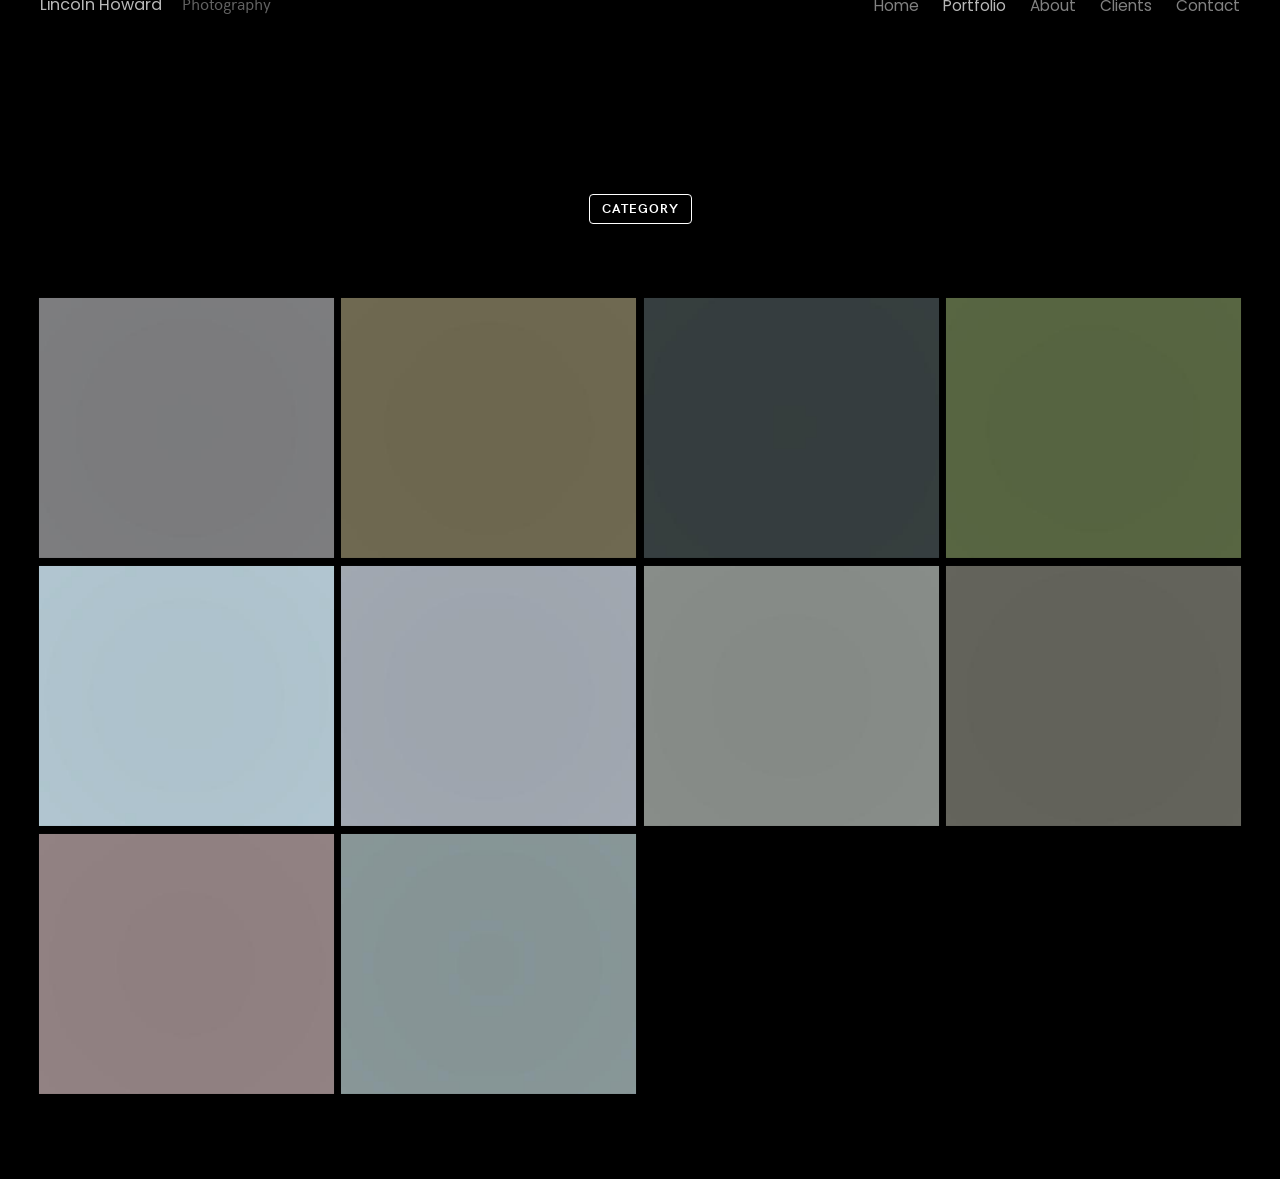
<file: pages/portfolio/portfolio-category-filters.html>
<!DOCTYPE html>
<html>
  <head>
    <title>Sylk - The Photographer's Portfolio Template</title>
    <meta name="viewport" content="width=device-width, initial-scale=1, maximum-scale=1">
    <meta charset="utf-8">
    <meta name="format-detection" content="telephone=no">
    <link rel="stylesheet" type="text/css" href="../../css/core.css">
    <link rel="stylesheet" type="text/css" href="../../css/elements.css">
    <link rel="stylesheet" type="text/css" href="../../css/custom.css">
    <link rel="icon" type="image/png" href="../../favicon.png?version=4">
  </head>
  <body>
    <div id="wrapper" class="container-fluid">
      <header id="main-header"><a href="../../index.html" class="brand"><span class="name">Lincoln Howard</span><span class="title hidden-xs">Photography</span></a>
        <div class="responsive-nav">
          <div class="bar"></div>
          <div class="bar"></div>
          <div class="bar"></div>
        </div>
        <nav class="main-nav">
          <ul>
            <li><a href="../../pages/homepages/home-unique-scroll.html">Home</a>
              <ul class="dropdown">
                <li><a href="../../pages/homepages/home-unique-scroll.html">Home - Unique scroll</a>
                </li>
                <li><a href="../../pages/homepages/home-image-stack.html">Home - Image stack</a>
                </li>
                <li><a href="../../pages/homepages/home-fullscreen.html">Home - Fullscreen</a>
                </li>
                <li><a href="../../pages/homepages/home-fullscreen-offset.html">Home - Fullscreen offset</a>
                </li>
                <li><a href="../../pages/homepages/home-fullscreen-border.html">Home - Fullscreen border</a>
                </li>
                <li><a href="../../pages/homepages/home-hero-variant-1.html">Home - Hero variant 1</a>
                </li>
                <li><a href="../../pages/homepages/home-hero-variant-2.html">Home - Hero variant 2</a>
                </li>
                <li><a href="../../pages/homepages/home-sidebar-variant-1.html">Home - Sidebar variant 1</a>
                </li>
                <li><a href="../../pages/homepages/home-sidebar-variant-2.html">Home - Sidebar variant 2</a>
                </li>
              </ul>
            </li>
            <li><a href="../../pages/portfolio/portfolio-unique-scroll.html" class="active">Portfolio</a>
              <ul class="dropdown">
                <li><a href="../../pages/portfolio/portfolio-unique-scroll.html">Portfolio - Unique scroll</a>
                </li>
                <li><a href="../../pages/portfolio/portfolio-classic-2-columns.html">Portfolio Classic - 2 columns</a>
                </li>
                <li><a href="../../pages/portfolio/portfolio-classic-3-columns.html">Portfolio Classic - 3 columns</a>
                </li>
                <li><a href="../../pages/portfolio/portfolio-classic-4-columns.html">Portfolio Classic - 4 columns</a>
                </li>
                <li><a href="../../pages/portfolio/portfolio-masonry.html">Portfolio Masonry - 4 columns</a>
                </li>
                <li><a href="../../pages/portfolio/portfolio-wide-photo.html">Portfolio - Wide photo</a>
                </li>
                <li><a href="../../pages/portfolio/portfolio-category-filters.html">Portfolio - Category filters</a>
                </li>
                <li><a href="../../pages/portfolio/portfolio-titan-slider.html">Portfolio - Titan Slider</a>
                </li>
              </ul>
            </li>
            <li><a href="../../pages/about/index.html">About</a>
            </li>
            <li><a href="../../pages/clients/index.html">Clients</a>
            </li>
            <li><a href="../../pages/contact/index.html">Contact</a>
            </li>
          </ul>
        </nav>
      </header>
      <section>
        <div class="text-center mb-xl mt-xl"><a href="#" class="btn category-trigger">Category</a>
          <div id="filters">
            <ul>
              <li><a href="#" data-filter="*" class="active">All</a></li>
              <li><a href="#" data-filter=".summer">Summer</a></li>
              <li><a href="#" data-filter=".water">Water</a></li>
              <li><a href="#" data-filter=".woods">Woods</a></li>
              <li><a href="#" data-filter=".mountains">Mountains</a></li>
            </ul>
          </div>
        </div>
        <div class="img-grid">
          <div class="item-sizer"></div><a href="../../images/portfolio/thumb-35.jpg" data-caption="Nature #1" class="item lightbox woods"><img src="../../images/portfolio/thumb-35.jpg"></a><a href="../../images/portfolio/thumb-36.jpg" data-caption="Nature #2" class="item lightbox mountains"><img src="../../images/portfolio/thumb-36.jpg"></a><a href="../../images/portfolio/thumb-38.jpg" data-caption="Nature #3" class="item lightbox woods summer"><img src="../../images/portfolio/thumb-38.jpg"></a><a href="../../images/portfolio/thumb-39.jpg" data-caption="Nature #4" class="item lightbox mountains water"><img src="../../images/portfolio/thumb-39.jpg"></a><a href="../../images/portfolio/thumb-41.jpg" data-caption="Nature #5" class="item lightbox summer"><img src="../../images/portfolio/thumb-41.jpg"></a><a href="../../images/portfolio/thumb-31.jpg" data-caption="Nature #6" class="item lightbox mountains"><img src="../../images/portfolio/thumb-31.jpg"></a><a href="../../images/portfolio/thumb-40.jpg" data-caption="Nature #7" class="item lightbox mountains water"><img src="../../images/portfolio/thumb-40.jpg"></a><a href="../../images/portfolio/thumb-32.jpg" data-caption="Nature #8" class="item lightbox woods"><img src="../../images/portfolio/thumb-32.jpg"></a><a href="../../images/portfolio/thumb-33.jpg" data-caption="Nature #9" class="item lightbox water"><img src="../../images/portfolio/thumb-33.jpg"></a><a href="../../images/portfolio/thumb-34.jpg" data-caption="Nature #10" class="item lightbox summer"><img src="../../images/portfolio/thumb-34.jpg"></a>
        </div>
      </section>
    </div>
    <script src="../../js/vendor.js"></script>
    <script src="../../js/functions.js"></script>
    <script src="../../modules/tera-lightbox/tera-lightbox.js"></script>
  </body>
</html>
</file>
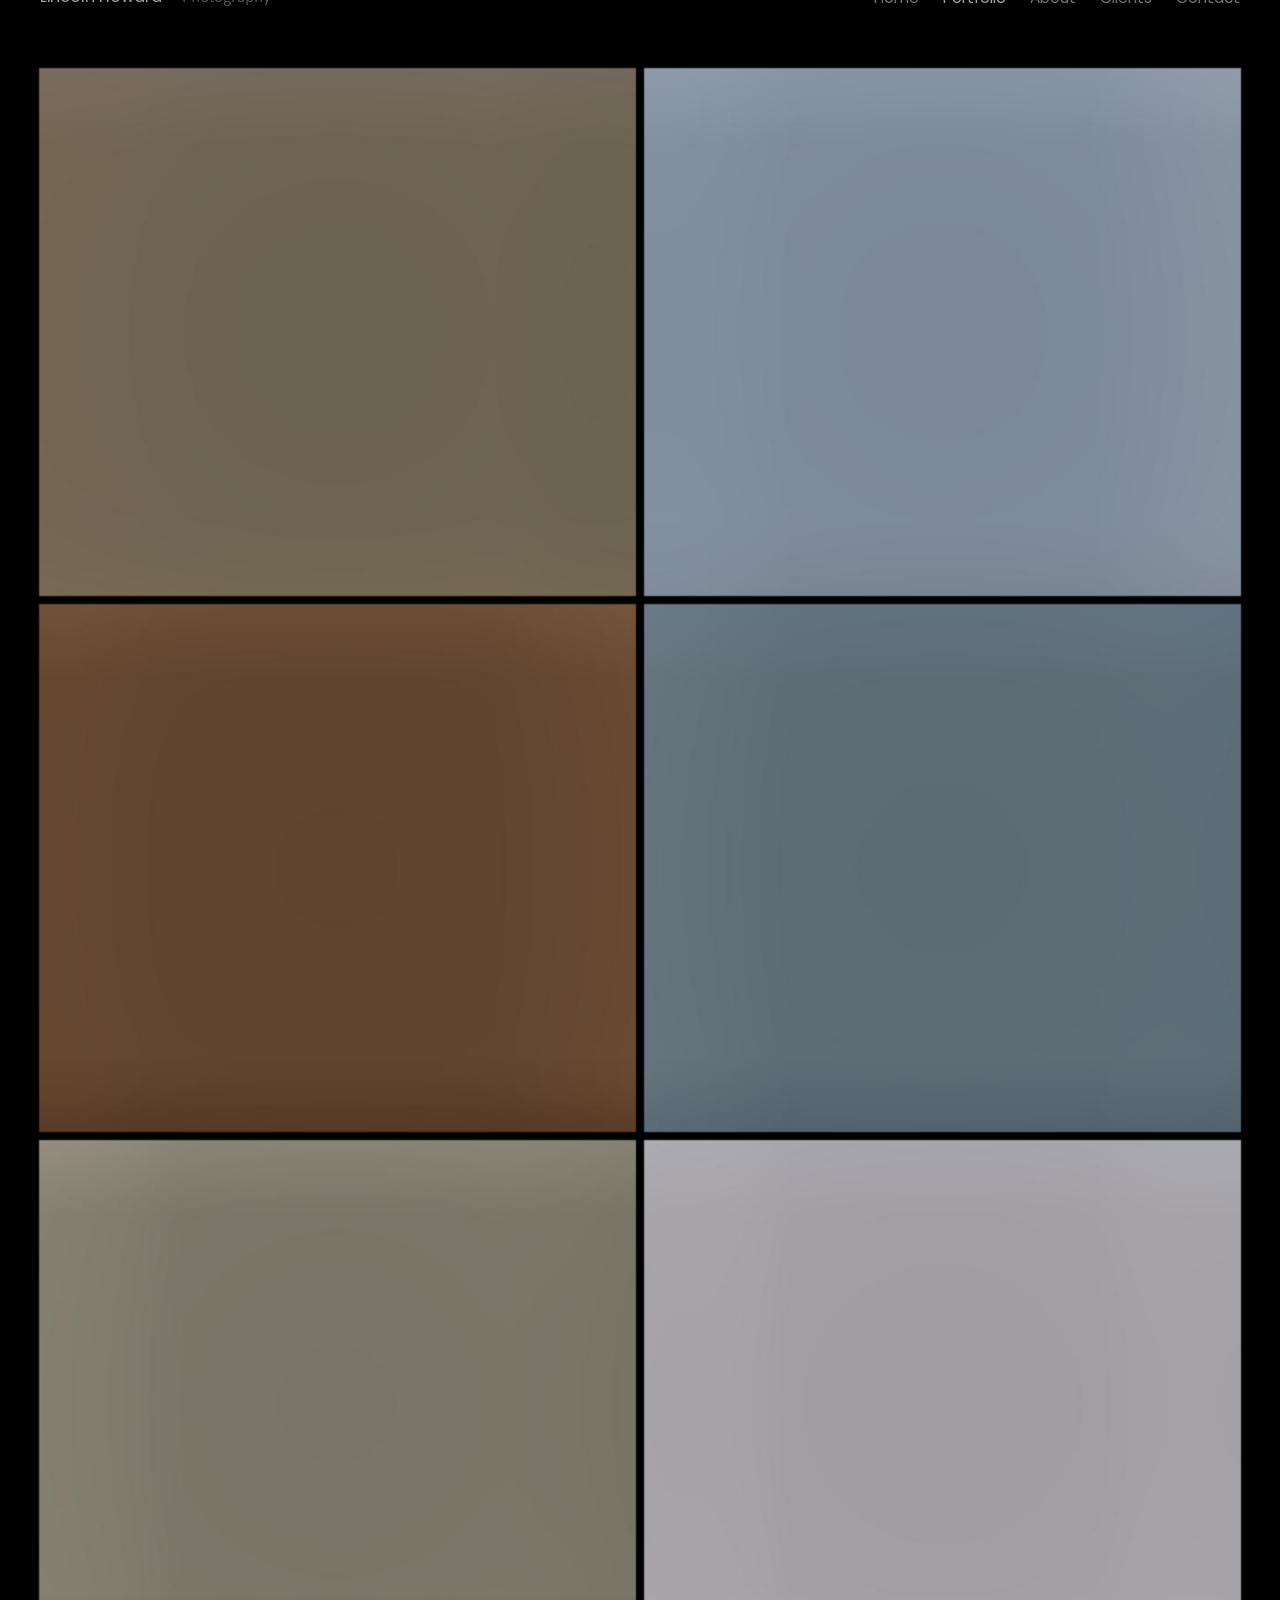
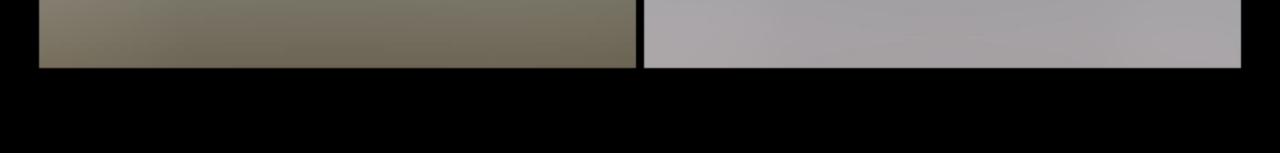
<file: pages/portfolio/portfolio-classic-2-columns.html>
<!DOCTYPE html>
<html>
  <head>
    <title>Sylk - The Photographer's Portfolio Template</title>
    <meta name="viewport" content="width=device-width, initial-scale=1, maximum-scale=1">
    <meta charset="utf-8">
    <meta name="format-detection" content="telephone=no">
    <link rel="stylesheet" type="text/css" href="../../css/core.css">
    <link rel="stylesheet" type="text/css" href="../../css/elements.css">
    <link rel="stylesheet" type="text/css" href="../../css/custom.css">
    <link rel="icon" type="image/png" href="../../favicon.png?version=4">
  </head>
  <body>
    <div id="wrapper" class="container-fluid">
      <header id="main-header"><a href="../../index.html" class="brand"><span class="name">Lincoln Howard</span><span class="title hidden-xs">Photography</span></a>
        <div class="responsive-nav">
          <div class="bar"></div>
          <div class="bar"></div>
          <div class="bar"></div>
        </div>
        <nav class="main-nav">
          <ul>
            <li><a href="../../pages/homepages/home-unique-scroll.html">Home</a>
              <ul class="dropdown">
                <li><a href="../../pages/homepages/home-unique-scroll.html">Home - Unique scroll</a>
                </li>
                <li><a href="../../pages/homepages/home-image-stack.html">Home - Image stack</a>
                </li>
                <li><a href="../../pages/homepages/home-fullscreen.html">Home - Fullscreen</a>
                </li>
                <li><a href="../../pages/homepages/home-fullscreen-offset.html">Home - Fullscreen offset</a>
                </li>
                <li><a href="../../pages/homepages/home-fullscreen-border.html">Home - Fullscreen border</a>
                </li>
                <li><a href="../../pages/homepages/home-hero-variant-1.html">Home - Hero variant 1</a>
                </li>
                <li><a href="../../pages/homepages/home-hero-variant-2.html">Home - Hero variant 2</a>
                </li>
                <li><a href="../../pages/homepages/home-sidebar-variant-1.html">Home - Sidebar variant 1</a>
                </li>
                <li><a href="../../pages/homepages/home-sidebar-variant-2.html">Home - Sidebar variant 2</a>
                </li>
              </ul>
            </li>
            <li><a href="../../pages/portfolio/portfolio-unique-scroll.html" class="active">Portfolio</a>
              <ul class="dropdown">
                <li><a href="../../pages/portfolio/portfolio-unique-scroll.html">Portfolio - Unique scroll</a>
                </li>
                <li><a href="../../pages/portfolio/portfolio-classic-2-columns.html">Portfolio Classic - 2 columns</a>
                </li>
                <li><a href="../../pages/portfolio/portfolio-classic-3-columns.html">Portfolio Classic - 3 columns</a>
                </li>
                <li><a href="../../pages/portfolio/portfolio-classic-4-columns.html">Portfolio Classic - 4 columns</a>
                </li>
                <li><a href="../../pages/portfolio/portfolio-masonry.html">Portfolio Masonry - 4 columns</a>
                </li>
                <li><a href="../../pages/portfolio/portfolio-wide-photo.html">Portfolio - Wide photo</a>
                </li>
                <li><a href="../../pages/portfolio/portfolio-category-filters.html">Portfolio - Category filters</a>
                </li>
                <li><a href="../../pages/portfolio/portfolio-titan-slider.html">Portfolio - Titan Slider</a>
                </li>
              </ul>
            </li>
            <li><a href="../../pages/about/index.html">About</a>
            </li>
            <li><a href="../../pages/clients/index.html">Clients</a>
            </li>
            <li><a href="../../pages/contact/index.html">Contact</a>
            </li>
          </ul>
        </nav>
      </header>
      <section>
        <div class="img-grid col-2">
          <div class="item-sizer"></div><a href="../../images/portfolio/thumb-25.jpg" data-caption="Nature #1" class="item lightbox"><img src="../../images/portfolio/thumb-25.jpg"></a><a href="../../images/portfolio/thumb-26.jpg" data-caption="Nature #2" class="item lightbox"><img src="../../images/portfolio/thumb-26.jpg"></a><a href="../../images/portfolio/thumb-27.jpg" data-caption="Nature #3" class="item lightbox"><img src="../../images/portfolio/thumb-27.jpg"></a><a href="../../images/portfolio/thumb-28.jpg" data-caption="Nature #4" class="item lightbox"><img src="../../images/portfolio/thumb-28.jpg"></a><a href="../../images/portfolio/thumb-29.jpg" data-caption="Nature #5" class="item lightbox"><img src="../../images/portfolio/thumb-29.jpg"></a><a href="../../images/portfolio/thumb-30.jpg" data-caption="Nature #6" class="item lightbox"><img src="../../images/portfolio/thumb-30.jpg"></a>
        </div>
      </section>
    </div>
    <script src="../../js/vendor.js"></script>
    <script src="../../js/functions.js"></script>
    <script src="../../modules/tera-lightbox/tera-lightbox.js"></script>
  </body>
</html>
</file>
<file: css/elements.css>
/*----------------------

  Sylk - CSS 1.0
  By Themanoid

  Table of Contents

  00.  Header
  01.  Sidebar
  02.  Navigation
  03.  Homepages
  04.  Portfolio
  05.  About
  06.  Contact
  07.  Buttons
  08.  Modules

-----------------------*/
/* 00. Header */
#main-header {
  margin: 20px 40px 0;
  position: relative;
  z-index: 999999;
}

#main-header.centered {
  text-align: center;
}

#main-header.centered a.brand, #main-header.centered .main-nav {
  width: 100%;
  float: none;
  display: inline-block;
  padding-bottom: 20px;
}

#main-header a.brand {
  text-decoration: none;
  position: relative;
  z-index: 9999;
}

#main-header a.brand .name {
  font-family: "Poppins", "Helvetica Neue", Helvetica, sans-serif;
  font-size: 1.15em;
  margin-right: 20px;
}

#main-header a.brand .title {
  font-size: 1.15em;
  color: #888;
}

@media screen and (max-width: 992px) {
  #main-header {
    margin: 25px 15px 0;
    height: auto;
  }
}

/* 01. Sidebar */
@media screen and (min-width: 992px) {
  #main-sidebar {
    position: fixed;
    left: 0;
    bottom: 0;
    top: 0;
    width: 300px;
    z-index: 999;
  }
  #main-sidebar.centered {
    text-align: center;
  }
  #main-sidebar.centered a.brand, #main-sidebar.centered .main-nav {
    float: none;
    display: block;
    padding-bottom: 20px;
  }
  #main-sidebar.centered .main-nav ul.dropdown li {
    text-align: center;
  }
  #main-sidebar a.brand {
    text-decoration: none;
    position: relative;
    z-index: 99;
    margin: 50px;
    display: block;
  }
  #main-sidebar a.brand .name, #main-sidebar a.brand .title {
    width: 100%;
    display: block;
  }
  #main-sidebar a.brand .name {
    font-family: "Poppins", "Helvetica Neue", Helvetica, sans-serif;
    font-size: 1.15em;
    margin-right: 20px;
  }
  #main-sidebar a.brand .title {
    font-size: 1.15em;
    color: #888;
  }
  #wrapper.sidebar {
    padding-left: 300px;
    margin: 0;
  }
  #wrapper.sidebar .main {
    padding: 0;
    margin: 4px;
  }
}

@media screen and (max-width: 992px) {
  #main-sidebar {
    padding: 25px 15px 0;
    display: inline-block;
    width: 100%;
    vertical-align: top;
  }
  #main-sidebar .bg {
    display: none;
  }
  a.brand {
    text-decoration: none;
    position: relative;
    z-index: 9999;
    display: inline-block;
    margin-top: 1px;
  }
  a.brand .name {
    font-family: "Poppins", "Helvetica Neue", Helvetica, sans-serif;
    font-size: 1.15em;
    margin-right: 20px;
  }
}

/* 02. Navigation */
.main-nav {
  font-family: "Poppins", "Helvetica Neue", Helvetica, sans-serif;
}

.main-nav ul {
  list-style: none;
  margin: 0;
  padding: 0;
}

.main-nav ul li {
  position: relative;
  z-index: 99999;
}

.main-nav ul li a {
  text-decoration: none;
  font-size: 1.1em;
  color: #fff;
  opacity: .7;
  -webkit-transition: all .5s;
  transition: all .5s;
}

.main-nav ul li a:hover, .main-nav ul li a.active, .main-nav ul li a:focus {
  opacity: 1;
  outline: none;
  text-decoration: none;
}

.main-nav ul li .dropdown {
  text-align: left;
}

@media screen and (min-width: 992px) {
  .responsive-nav {
    display: none;
  }
  #main-header .main-nav {
    float: right;
    margin-top: 3px;
  }
  #main-header .main-nav ul li {
    display: inline-block;
    margin: 0 10px;
  }
  #main-header .main-nav ul li:last-child {
    margin-right: 0;
  }
  #main-header .main-nav ul li ul.dropdown {
    position: absolute;
    left: 0;
    top: -10px;
    padding-top: 20px;
    max-width: 250px;
    opacity: 0;
    z-index: -1;
    -webkit-transition: all .3s;
    transition: all .3s;
    visibility: hidden;
  }
  #main-header .main-nav ul li ul.dropdown:before {
    content: '';
    position: absolute;
    display: block;
    background: rgba(25, 25, 25, 0.9);
    left: -30px;
    right: -30px;
    top: -150px;
    bottom: -20px;
    pointer-events: none;
  }
  #main-header .main-nav ul li ul.dropdown li {
    display: block;
    margin: 10px 0;
  }
  #main-header .main-nav ul li ul.dropdown li:last-child {
    padding-right: 10px;
  }
  #main-header .main-nav ul li ul.dropdown li a {
    white-space: nowrap;
    font-family: "HK Grotesk", "Helvetica Neue", Helvetica, sans-serif;
  }
  #main-header .main-nav ul li:hover ul.dropdown {
    top: 15px;
    opacity: 1;
    -webkit-transition: all .4s;
    transition: all .4s;
    visibility: visible;
  }
  #main-sidebar .main-nav {
    position: absolute;
    display: block;
    left: 50px;
    bottom: 30px;
    right: 50px;
  }
  #main-sidebar .main-nav ul li {
    margin: 25px 0;
  }
  #main-sidebar .main-nav ul li ul.dropdown {
    visibility: hidden;
    max-height: 0;
    overflow: hidden;
    opacity: 0;
    position: relative;
    width: 100%;
    -webkit-transition: all .3s;
    transition: all .3s;
  }
  #main-sidebar .main-nav ul li ul.dropdown li {
    display: block;
    margin: 10px 0;
    font-size: .9em;
    font-family: "HK Grotesk", "Helvetica Neue", Helvetica, sans-serif;
  }
  #main-sidebar .main-nav ul li:hover a {
    color: #fff;
  }
  #main-sidebar .main-nav ul li:hover ul.dropdown {
    opacity: 1;
    visibility: visible;
    max-height: 100vh;
    -webkit-transition: all 1.2s;
    transition: all 1.2s;
  }
  #main-sidebar .main-nav ul li:hover ul.dropdown a {
    color: #fff;
    opacity: .7;
  }
  #main-sidebar .main-nav ul li:hover ul.dropdown a:hover {
    opacity: 1;
  }
}

@media screen and (max-width: 992px) {
  .responsive-nav {
    float: right;
    width: 30px;
    height: 30px;
    padding: 0;
    cursor: pointer;
    -webkit-transition: all .3s;
    transition: all .3s;
  }
  .responsive-nav .bar {
    height: 1px;
    width: 30px;
    background: #fff;
    margin: 5px 0;
    -webkit-transition: all .3s;
    transition: all .3s;
  }
  .responsive-nav.active {
    padding: 12px 3px;
    margin-top: 0;
  }
  .responsive-nav.active .bar {
    background: #fff;
    margin: 0;
  }
  .responsive-nav.active .bar:first-child {
    -webkit-transform: rotate(45deg);
            transform: rotate(45deg);
  }
  .responsive-nav.active .bar:nth-child(2) {
    opacity: 0;
  }
  .responsive-nav.active .bar:last-child {
    -webkit-transform: rotate(-45deg);
            transform: rotate(-45deg);
    margin-top: -2px;
  }
  .main-nav {
    vertical-align: top;
    width: 100%;
    padding-top: 20px;
    visibility: hidden;
    display: inline-block;
    opacity: 0;
    -webkit-transition: all .5s;
    transition: all .5s;
  }
  .main-nav ul {
    background: #fff;
    margin: 0;
    padding: 20px 0;
    display: none;
    width: 100%;
  }
  .main-nav ul li {
    display: block;
    width: 100%;
    text-align: center;
  }
  .main-nav ul li a {
    padding: 10px;
    display: block;
    color: #555;
  }
  .main-nav ul li a:hover, .main-nav ul li a.active, .main-nav ul li a:focus {
    color: #000;
  }
  .main-nav ul li ul.dropdown {
    font-family: "HK Grotesk", "Helvetica Neue", Helvetica, sans-serif;
    max-height: 0;
    margin: 0;
    padding: 0;
    overflow: hidden;
    -webkit-transition: all .3s;
    transition: all .3s;
  }
  .main-nav ul li.hover ul.dropdown {
    padding: 10px 0;
    max-height: 4000px;
  }
  .main-nav.active {
    visibility: visible;
    padding-bottom: 15px;
    -webkit-transition: all .5s .3s;
    transition: all .5s .3s;
    opacity: 1;
  }
}

/* 03. Homepage */
.img-stack {
  margin: auto;
  display: inline-block;
}

.img-stack img {
  display: inline-block;
  vertical-align: top;
  width: 75%;
}

.img-stack img:nth-child(0) {
  margin-top: 0px;
  margin-bottom: 60px;
  margin-right: -50px;
  margin-left: -50px;
  opacity: 0;
  -webkit-transform: scale(0.95);
          transform: scale(0.95);
  -webkit-transition: all 1s 0s;
  transition: all 1s 0s;
}

.img-stack img:nth-child(1) {
  margin-top: 75px;
  margin-bottom: 60px;
  margin-right: -50px;
  margin-left: -50px;
  opacity: 0;
  -webkit-transform: scale(0.95);
          transform: scale(0.95);
  -webkit-transition: all 1s 1s;
  transition: all 1s 1s;
}

.img-stack img:nth-child(2) {
  margin-top: 150px;
  margin-bottom: 60px;
  margin-right: -50px;
  margin-left: -50px;
  opacity: 0;
  -webkit-transform: scale(0.95);
          transform: scale(0.95);
  -webkit-transition: all 1s 2s;
  transition: all 1s 2s;
}

.img-stack img:nth-child(3) {
  margin-top: 225px;
  margin-bottom: 60px;
  margin-right: -50px;
  margin-left: -50px;
  opacity: 0;
  -webkit-transform: scale(0.95);
          transform: scale(0.95);
  -webkit-transition: all 1s 3s;
  transition: all 1s 3s;
}

.img-stack img:nth-child(4) {
  margin-top: 300px;
  margin-bottom: 60px;
  margin-right: -50px;
  margin-left: -50px;
  opacity: 0;
  -webkit-transform: scale(0.95);
          transform: scale(0.95);
  -webkit-transition: all 1s 4s;
  transition: all 1s 4s;
}

.img-stack img:nth-child(5) {
  margin-top: 375px;
  margin-bottom: 60px;
  margin-right: -50px;
  margin-left: -50px;
  opacity: 0;
  -webkit-transform: scale(0.95);
          transform: scale(0.95);
  -webkit-transition: all 1s 5s;
  transition: all 1s 5s;
}

.img-stack img:nth-child(6) {
  margin-top: 450px;
  margin-bottom: 60px;
  margin-right: -50px;
  margin-left: -50px;
  opacity: 0;
  -webkit-transform: scale(0.95);
          transform: scale(0.95);
  -webkit-transition: all 1s 6s;
  transition: all 1s 6s;
}

.img-stack img:nth-child(7) {
  margin-top: 525px;
  margin-bottom: 60px;
  margin-right: -50px;
  margin-left: -50px;
  opacity: 0;
  -webkit-transform: scale(0.95);
          transform: scale(0.95);
  -webkit-transition: all 1s 7s;
  transition: all 1s 7s;
}

.img-stack img:nth-child(8) {
  margin-top: 600px;
  margin-bottom: 60px;
  margin-right: -50px;
  margin-left: -50px;
  opacity: 0;
  -webkit-transform: scale(0.95);
          transform: scale(0.95);
  -webkit-transition: all 1s 8s;
  transition: all 1s 8s;
}

.img-stack img:nth-child(9) {
  margin-top: 675px;
  margin-bottom: 60px;
  margin-right: -50px;
  margin-left: -50px;
  opacity: 0;
  -webkit-transform: scale(0.95);
          transform: scale(0.95);
  -webkit-transition: all 1s 9s;
  transition: all 1s 9s;
}

.img-stack img:nth-child(10) {
  margin-top: 750px;
  margin-bottom: 60px;
  margin-right: -50px;
  margin-left: -50px;
  opacity: 0;
  -webkit-transform: scale(0.95);
          transform: scale(0.95);
  -webkit-transition: all 1s 10s;
  transition: all 1s 10s;
}

.img-stack img:nth-child(11) {
  margin-top: 825px;
  margin-bottom: 60px;
  margin-right: -50px;
  margin-left: -50px;
  opacity: 0;
  -webkit-transform: scale(0.95);
          transform: scale(0.95);
  -webkit-transition: all 1s 11s;
  transition: all 1s 11s;
}

.img-stack img:nth-child(12) {
  margin-top: 900px;
  margin-bottom: 60px;
  margin-right: -50px;
  margin-left: -50px;
  opacity: 0;
  -webkit-transform: scale(0.95);
          transform: scale(0.95);
  -webkit-transition: all 1s 12s;
  transition: all 1s 12s;
}

.img-stack img:nth-child(13) {
  margin-top: 975px;
  margin-bottom: 60px;
  margin-right: -50px;
  margin-left: -50px;
  opacity: 0;
  -webkit-transform: scale(0.95);
          transform: scale(0.95);
  -webkit-transition: all 1s 13s;
  transition: all 1s 13s;
}

.img-stack img:nth-child(14) {
  margin-top: 1050px;
  margin-bottom: 60px;
  margin-right: -50px;
  margin-left: -50px;
  opacity: 0;
  -webkit-transform: scale(0.95);
          transform: scale(0.95);
  -webkit-transition: all 1s 14s;
  transition: all 1s 14s;
}

.img-stack img:nth-child(15) {
  margin-top: 1125px;
  margin-bottom: 60px;
  margin-right: -50px;
  margin-left: -50px;
  opacity: 0;
  -webkit-transform: scale(0.95);
          transform: scale(0.95);
  -webkit-transition: all 1s 15s;
  transition: all 1s 15s;
}

body.loaded .img-stack img {
  opacity: 1;
  -webkit-transform: scale(1);
          transform: scale(1);
}

.hero {
  position: relative;
}

.hero.border-bottom {
  border-bottom: 1px solid rgba(255, 255, 255, 0.2);
}

.hero *:first-child {
  margin-top: 0;
}

.hero *:last-child {
  margin-bottom: 0;
}

.hero.fs {
  top: 0;
  left: 0;
  right: 0;
  bottom: 0;
  position: absolute;
  z-index: -1;
}

.hero.half {
  height: 50vh;
  position: relative;
}

.hero.offset-top {
  top: 20vh;
}

.hero.offset {
  top: 70px;
  left: 40px;
  right: 40px;
  bottom: 40px;
}

@media screen and (max-width: 992px) {
  .hero.offset {
    top: 75px;
    left: 15px;
    right: 15px;
    bottom: 15px;
  }
}

.bg {
  background-size: cover;
  background-position: center;
  top: 0;
  left: 0;
  right: 0;
  bottom: 0;
  position: absolute;
  z-index: -1;
}

.bg.faded {
  opacity: .5;
}

.bg.faded-more {
  opacity: .3;
}

/* 04. Portfolio */
@-webkit-keyframes loadItem {
  from {
    opacity: 0;
  }
  to {
    opacity: 1;
  }
}
@keyframes loadItem {
  from {
    opacity: 0;
  }
  to {
    opacity: 1;
  }
}

.img-grid {
  padding-bottom: 80px;
}

.img-grid .item-sizer {
  width: 25%;
}

@media screen and (max-width: 992px) {
  .img-grid .item-sizer {
    width: 50% !important;
  }
}

@media screen and (max-width: 768px) {
  .img-grid .item-sizer {
    width: 100% !important;
  }
}

.img-grid .item {
  width: 25%;
  padding: 4px;
  -webkit-animation-name: loadItem;
          animation-name: loadItem;
  -webkit-animation-duration: 2s;
          animation-duration: 2s;
  -webkit-animation-fill-mode: forwards;
          animation-fill-mode: forwards;
  opacity: 0;
  text-decoration: none;
  position: relative;
  color: #fff;
}

.img-grid .item.effect img {
  -webkit-transition: all .3s;
  transition: all .3s;
}

.img-grid .item.effect:hover img {
  -webkit-transform: scale(1.1);
          transform: scale(1.1);
  -webkit-backface-visibility: hidden;
          backface-visibility: hidden;
}

.img-grid .item.border img {
  border: 1px solid rgba(255, 255, 255, 0.3);
}

.img-grid .item .caption {
  position: absolute;
  bottom: 0;
  left: 0;
  right: 0;
  text-align: center;
  padding: 0 0 10px;
  font-size: 1.2em;
}

.img-grid .item:nth-child(0) {
  -webkit-animation-delay: 0s;
          animation-delay: 0s;
}

.img-grid .item:nth-child(1) {
  -webkit-animation-delay: 0.2s;
          animation-delay: 0.2s;
}

.img-grid .item:nth-child(2) {
  -webkit-animation-delay: 0.4s;
          animation-delay: 0.4s;
}

.img-grid .item:nth-child(3) {
  -webkit-animation-delay: 0.6s;
          animation-delay: 0.6s;
}

.img-grid .item:nth-child(4) {
  -webkit-animation-delay: 0.8s;
          animation-delay: 0.8s;
}

.img-grid .item:nth-child(5) {
  -webkit-animation-delay: 1s;
          animation-delay: 1s;
}

.img-grid .item:nth-child(6) {
  -webkit-animation-delay: 1.2s;
          animation-delay: 1.2s;
}

.img-grid .item:nth-child(7) {
  -webkit-animation-delay: 1.4s;
          animation-delay: 1.4s;
}

.img-grid .item:nth-child(8) {
  -webkit-animation-delay: 1.6s;
          animation-delay: 1.6s;
}

.img-grid .item:nth-child(9) {
  -webkit-animation-delay: 1.8s;
          animation-delay: 1.8s;
}

.img-grid .item:nth-child(10) {
  -webkit-animation-delay: 2s;
          animation-delay: 2s;
}

.img-grid .item:nth-child(11) {
  -webkit-animation-delay: 2.2s;
          animation-delay: 2.2s;
}

.img-grid .item:nth-child(12) {
  -webkit-animation-delay: 2.4s;
          animation-delay: 2.4s;
}

.img-grid .item:nth-child(13) {
  -webkit-animation-delay: 2.6s;
          animation-delay: 2.6s;
}

.img-grid .item:nth-child(14) {
  -webkit-animation-delay: 2.8s;
          animation-delay: 2.8s;
}

.img-grid .item:nth-child(15) {
  -webkit-animation-delay: 3s;
          animation-delay: 3s;
}

.img-grid .item:nth-child(16) {
  -webkit-animation-delay: 3.2s;
          animation-delay: 3.2s;
}

.img-grid .item:nth-child(17) {
  -webkit-animation-delay: 3.4s;
          animation-delay: 3.4s;
}

.img-grid .item:nth-child(18) {
  -webkit-animation-delay: 3.6s;
          animation-delay: 3.6s;
}

.img-grid .item:nth-child(19) {
  -webkit-animation-delay: 3.8s;
          animation-delay: 3.8s;
}

.img-grid .item:nth-child(20) {
  -webkit-animation-delay: 4s;
          animation-delay: 4s;
}

.img-grid .item:nth-child(21) {
  -webkit-animation-delay: 4.2s;
          animation-delay: 4.2s;
}

.img-grid .item:nth-child(22) {
  -webkit-animation-delay: 4.4s;
          animation-delay: 4.4s;
}

.img-grid .item:nth-child(23) {
  -webkit-animation-delay: 4.6s;
          animation-delay: 4.6s;
}

.img-grid .item:nth-child(24) {
  -webkit-animation-delay: 4.8s;
          animation-delay: 4.8s;
}

.img-grid .item:nth-child(25) {
  -webkit-animation-delay: 5s;
          animation-delay: 5s;
}

@media screen and (max-width: 992px) {
  .img-grid .item {
    width: 50% !important;
  }
  .img-grid .item img {
    width: 100%;
  }
}

@media screen and (max-width: 768px) {
  .img-grid .item {
    width: 100% !important;
  }
  .img-grid .item img {
    width: 100%;
  }
}

.img-grid .item.invis {
  opacity: 0;
}

.img-grid .item img {
  max-width: 100%;
}

.img-grid.spacious {
  margin: 20px;
  display: block;
  width: auto;
}

.img-grid.spacious .item {
  padding: 20px;
}

@media screen and (max-width: 768px) {
  .img-grid.spacious {
    margin: 20px 0;
  }
  .img-grid.spacious .item {
    padding: 20px 0;
  }
}

.img-grid.col-1 .item, .img-grid.col-1 .item-sizer {
  width: 100% !important;
}

.img-grid.col-1 .item img, .img-grid.col-1 .item-sizer img {
  width: 100%;
}

.img-grid.col-2 .item, .img-grid.col-2 .item-sizer {
  width: 50%;
}

.img-grid.col-2 .item img, .img-grid.col-2 .item-sizer img {
  width: 100%;
}

.img-grid.col-3 .item, .img-grid.col-3 .item-sizer {
  width: 33.3334%;
}

.img-grid.col-3 .item img, .img-grid.col-3 .item-sizer img {
  width: 100%;
}

#filters {
  position: fixed;
  top: 0;
  left: 0;
  right: 0;
  bottom: 0;
  background: rgba(0, 0, 0, 0.85);
  z-index: 9999;
  display: none;
  -webkit-box-align: center;
      -ms-flex-align: center;
          align-items: center;
}

#filters ul {
  list-style: none;
  margin: 0 50px;
  padding: 0;
  list-style: none;
  display: -webkit-box;
  display: -ms-flexbox;
  display: flex;
  width: 100%;
  -ms-flex-line-pack: justify;
      align-content: space-between;
}

@media screen and (max-width: 992px) {
  #filters ul {
    -webkit-box-orient: vertical;
    -webkit-box-direction: normal;
        -ms-flex-direction: column;
            flex-direction: column;
  }
  #filters ul li {
    margin: 10px 0;
  }
}

#filters ul li {
  -webkit-box-flex: 1;
      -ms-flex: 1;
          flex: 1;
  font-size: 2em;
}

#filters ul li a {
  opacity: .3;
  text-decoration: none;
}

#filters ul li a.active, #filters ul li a:hover {
  opacity: 1;
}

/* 05. About */
/* 06. Contact */
.form-control {
  border: 1px solid rgba(255, 255, 255, 0.3);
  border-radius: 0;
  padding: 13px 15px 17px;
  background: transparent;
  margin-bottom: 20px;
  color: #fff;
  font-size: 1.25em;
  height: auto;
}

.form-control:focus {
  border: 1px solid #fff;
}

.form-control[disabled] {
  background: transparent;
  color: rgba(255, 255, 255, 0.3);
}

textarea.form-control {
  height: 150px;
}

label {
  color: #fff;
  font-family: "Poppins", "Helvetica Neue", Helvetica, sans-serif;
  font-weight: 400;
  font-size: .9em;
}

/* 07. Elements */
.btn {
  border: 1px solid #fff !important;
  background: transparent;
  font-weight: 600;
  text-transform: uppercase;
  font-size: 0.9em;
  padding-top: 4px;
  -webkit-transition: all .3s;
  transition: all .3s;
  letter-spacing: 1px;
}

.btn:hover {
  opacity: .9;
  color: #000;
  background: #fff;
}

.btn.btn-default {
  color: #fff;
  border: 0 !important;
  padding-left: 0;
  padding-right: 0;
  font-size: 1em;
}

.btn.btn-default:hover {
  background: transparent;
  opacity: .5;
}

.list {
  list-style: none;
  padding: 0;
}

.list li {
  margin: 10px 0;
  padding: 0;
  font-size: 1.65em;
  color: #fff;
}

.list li ul, .list li ol {
  font-size: .5em;
  padding-left: 30px;
  opacity: .6;
}

@media screen and (max-width: 992px) and (min-width: 768px) {
  .list {
    margin: 0 0 -10px;
  }
}

ol.list {
  list-style: decimal-leading-zero;
  list-style-position: inside;
}

pre {
  border: 1px solid #fff;
  background: #000;
  color: limegreen;
  border-radius: 0;
  padding: 20px;
}

/* 08. Modules */
/*

Tera Lightbox CSS
Version 4.0
Made by Themanoid

*/
#lightbox {
  position: fixed;
  top: 0;
  left: 0;
  right: 0;
  bottom: 0;
  background: #000;
  z-index: 99999999;
  display: none;
  -webkit-box-align: center;
      -ms-flex-align: center;
          align-items: center;
  text-align: center;
}

#lightbox .lightbox-inner {
  position: relative;
  margin: auto;
  width: auto;
  height: auto;
  -webkit-transition: all .3s;
  transition: all .3s;
  max-width: 90vw;
  max-height: 90vh;
}

#lightbox img, #lightbox iframe, #lightbox video {
  max-width: 100%;
  max-height: 100%;
  opacity: 0;
  -webkit-transform: scale(0.95);
          transform: scale(0.95);
  -webkit-transition: opacity .8s, -webkit-transform 1s;
  transition: opacity .8s, -webkit-transform 1s;
  transition: transform 1s, opacity .8s;
  transition: transform 1s, opacity .8s, -webkit-transform 1s;
}

#lightbox iframe, #lightbox video {
  width: 1280px;
  height: 720px;
  max-width: 80%;
  max-height: 90%;
}

#lightbox .controls {
  position: absolute;
  left: 0;
  bottom: 0;
  right: 0;
  top: 0;
}

@media screen and (min-width: 992px) {
  #lightbox .controls .galleryClose {
    position: absolute;
    top: -30px;
    width: 30px;
    height: 30px;
    line-height: 30px;
    right: -30px;
    background: #333;
    color: #fff;
    cursor: pointer;
    opacity: 0;
  }
  #lightbox .controls .galleryClose:hover {
    background: #555;
  }
  #lightbox .controls .galleryNext, #lightbox .controls .galleryPrev {
    width: 50%;
    position: absolute;
    z-index: 100001;
    height: 100%;
  }
  #lightbox .controls .galleryNext span, #lightbox .controls .galleryPrev span {
    display: none;
  }
  #lightbox .controls .galleryNext:hover, #lightbox .controls .galleryPrev:hover {
    background: rgba(0, 0, 0, 0.2);
  }
  #lightbox .controls .galleryPrev {
    cursor: url("/modules/tera-lightbox/images/arrow-left.png") 0 15, w-resize;
  }
  #lightbox .controls .galleryNext {
    left: 50%;
    cursor: url("/modules/tera-lightbox/images/arrow-right.png") 25 15, e-resize;
  }
  #lightbox .controls .galleryNext, #lightbox .controls .galleryClose, #lightbox .controls .galleryPrev {
    -webkit-transition: all .3s;
    transition: all .3s;
  }
}

@media screen and (max-width: 992px) {
  #lightbox .controls {
    position: fixed;
    top: 0;
    left: 0;
    right: 0;
    height: 60px;
    background: #000;
    z-index: 9999999;
  }
  #lightbox .controls .galleryNext, #lightbox .controls .galleryClose, #lightbox .controls .galleryPrev {
    width: 33.3333%;
    position: relative;
    float: left;
    height: 60px;
    line-height: 60px;
    font-size: 20px;
    opacity: 1 !important;
    cursor: pointer;
    color: #fff;
  }
  #lightbox .controls .galleryNext:hover, #lightbox .controls .galleryClose:hover, #lightbox .controls .galleryPrev:hover {
    cursor: pointer;
    background: rgba(255, 255, 255, 0.2) !important;
  }
  #lightbox .controls .galleryClose {
    background: black !important;
    font-size: 30px;
  }
}

#lightbox .caption {
  display: none;
  color: rgba(245, 245, 245, 0.5);
  position: fixed;
  left: 0;
  bottom: 0;
  right: 0;
  text-align: center;
  padding: 20px;
}

/*

Titan Slider CSS
Version 2.0
Made by Themanoid

*/
.slider {
  position: relative;
  overflow: hidden;
}

.slider.fs {
  position: fixed;
  width: 100%;
  height: 100%;
  top: 0;
  z-index: 0;
}

.slider.fs .slides {
  height: 100vh;
}

.slider.fs .slides .slide {
  height: 100vh;
  background-size: cover;
  background-position: center;
}

.slider .slides {
  font-size: 0;
  white-space: nowrap;
  position: relative;
  top: 0;
  left: -100%;
  margin: 0;
  padding: 0;
  -webkit-perspective: 1000px;
          perspective: 1000px;
}

.slider .slides .slide {
  display: inline-block;
  vertical-align: top;
  width: 100%;
  white-space: normal;
  -webkit-transition: -webkit-transform 1s;
  transition: -webkit-transform 1s;
  transition: transform 1s;
  transition: transform 1s, -webkit-transform 1s;
  -webkit-transform: scale(0.9);
          transform: scale(0.9);
  overflow: hidden;
  position: relative;
  z-index: 1;
  font-size: 2rem;
}

.slider .slides .slide h1, .slider .slides .slide h2, .slider .slides .slide h3, .slider .slides .slide h4, .slider .slides .slide h5, .slider .slides .slide h6, .slider .slides .slide p, .slider .slides .slide a, .slider .slides .slide span {
  -webkit-transition: opacity .6s;
  transition: opacity .6s;
  opacity: 0;
}

.slider .slides .slide.active {
  z-index: 2;
  -webkit-transform: scale(1);
          transform: scale(1);
  -webkit-transition: -webkit-transform 1s;
  transition: -webkit-transform 1s;
  transition: transform 1s;
  transition: transform 1s, -webkit-transform 1s;
}

.slider .slides .slide.active h1, .slider .slides .slide.active h2, .slider .slides .slide.active h3, .slider .slides .slide.active h4, .slider .slides .slide.active h5, .slider .slides .slide.active h6, .slider .slides .slide.active p, .slider .slides .slide.active a, .slider .slides .slide.active span {
  -webkit-transition: opacity .6s .7s;
  transition: opacity .6s .7s;
  opacity: 1;
}

.boxed .slider {
  position: absolute;
  right: 0;
  bottom: 0;
  height: calc(100vh - 60px);
}

.dark .slider {
  background: #000;
}

ul.img-scroller {
  list-style: none;
  overflow: hidden;
  padding: 0;
  position: fixed;
  top: 0;
  left: 0;
  right: 0;
  bottom: 0;
  max-width: 900px;
  width: 100%;
  margin: auto;
}

ul.img-scroller li {
  position: relative;
  z-index: 1;
  -webkit-transition: all 1s;
  transition: all 1s;
  opacity: .5;
  -webkit-transform: scale(0.95);
          transform: scale(0.95);
  -webkit-transition: all .5s;
  transition: all .5s;
}

ul.img-scroller li .item {
  display: block;
  margin: auto;
  text-align: center;
}

ul.img-scroller li img {
  height: auto;
  width: auto;
  max-width: 100%;
  max-height: 100%;
  margin: auto;
}

ul.img-scroller li .caption {
  margin: 20px 0;
  font-size: 1.25em;
}

ul.img-scroller li.active {
  z-index: 2;
  -webkit-transition: all .5s;
  transition: all .5s;
  opacity: 1 !important;
  -webkit-transition: all .5s .5s;
  transition: all .5s .5s;
  -webkit-transform: scale(1);
          transform: scale(1);
}

ul.img-scroller li:last-child {
  height: 100vh;
}

ul.img-scroller li:last-child img {
  top: 0;
}

ul.img-scroller.fs {
  height: 100%;
  width: 100%;
  top: 0;
}

ul.img-scroller.fs li {
  height: 100vh;
  margin-bottom: 0;
}

ul.img-scroller.fs li .item {
  top: 0;
}

@media screen and (max-width: 992px) {
  ul.img-scroller li {
    margin-bottom: 0;
  }
  ul.img-scroller li.vcenter {
    text-align: center;
  }
}

@media screen and (max-width: 768px) {
  ul.img-scroller li.vcenter {
    -webkit-box-align: start;
        -ms-flex-align: start;
            align-items: flex-start;
  }
  ul.img-scroller li .item {
    margin: 145px auto 0;
  }
}

.img-scroll-controls {
  position: fixed;
  z-index: 999;
  bottom: 70px;
  right: 70px;
  width: 40px;
  height: 80px;
  z-index: 9999;
}

.img-scroll-controls .img-up, .img-scroll-controls .img-down {
  height: 40px;
  width: 40px;
  position: absolute;
  cursor: pointer;
}

.img-scroll-controls .img-up:before, .img-scroll-controls .img-down:before {
  content: '';
  display: block;
  height: 10px;
  width: 10px;
  margin: 14px;
  border-top: 2px solid #999;
  border-right: 2px solid #999;
}

.img-scroll-controls .img-up:hover:before, .img-scroll-controls .img-down:hover:before {
  border-color: #fff;
}

.img-scroll-controls .img-up.disabled, .img-scroll-controls .img-down.disabled {
  pointer-events: none;
  cursor: not-allowed;
}

.img-scroll-controls .img-up.disabled:before, .img-scroll-controls .img-down.disabled:before {
  border-color: #555 !important;
}

.img-scroll-controls .img-up:before {
  -webkit-transform: rotate(-45deg);
          transform: rotate(-45deg);
}

.img-scroll-controls .img-down {
  bottom: 0;
}

.img-scroll-controls .img-down:before {
  -webkit-transform: rotate(135deg);
          transform: rotate(135deg);
}

@media screen and (max-width: 992px) {
  .img-scroll-controls {
    width: 50%;
    left: 0;
    right: 0;
    margin: 0 auto;
    top: 90px;
    text-align: center;
    height: 48px;
  }
  .img-scroll-controls .img-up, .img-scroll-controls .img-down {
    top: 0;
    cursor: pointer;
  }
  .img-scroll-controls .img-up {
    position: absolute;
    left: 0;
  }
  .img-scroll-controls .img-up:before {
    margin-top: 20px;
  }
  .img-scroll-controls .img-down {
    position: absolute;
    right: 0;
  }
  .img-scroll-controls .img-down:before {
    margin-top: 16px;
  }
}

@media screen and (max-width: 768px) {
  .img-scroll-controls {
    top: 75px;
  }
}

.no-scroll {
  overflow: hidden;
}

.toggleContainer {
  position: fixed;
  right: -100px;
  width: 200px;
  bottom: 0;
  -webkit-transition: all .3s;
  transition: all .3s;
  z-index: 99999;
  padding-left: 100px;
  padding-bottom: 40px;
}

@media screen and (max-width: 768px) {
  .toggleContainer {
    display: none;
  }
}

.toggleContainer .container-caption {
  position: absolute;
  right: 170px;
  bottom: 0;
  margin-bottom: -15px;
  -webkit-transition: all .3s;
  transition: all .3s;
}

.toggleContainer .toggle-container-btn {
  font-size: 42px;
  left: -60px;
  width: 80px;
  -webkit-transition: all .3s;
  transition: all .3s;
  position: relative;
  cursor: pointer;
}

.toggleContainer .option, .toggleContainer a.option {
  position: relative;
  font-size: 32px;
  width: 40px;
  text-align: center;
  cursor: pointer;
  display: block;
  -webkit-transition: all .3s;
  transition: all .3s;
  color: #000;
}

.toggleContainer .option span, .toggleContainer a.option span {
  position: absolute;
  right: -100%;
  padding-right: 10px;
  text-align: right;
  font-size: 11px;
  width: 100px;
  opacity: 0;
  -webkit-transition: all .3s;
  transition: all .3s;
  line-height: 42px;
}

.toggleContainer:hover .container-caption {
  margin-bottom: 65px;
}

.toggleContainer.active {
  right: -60px;
}

.toggleContainer.active .container-caption {
  margin-bottom: 65px;
  right: 130px;
}

.toggleContainer.active .toggle-container-btn {
  left: -20px;
}

.toggleContainer.active .option {
  left: -25px;
}

.toggleContainer.active .option span {
  opacity: 1;
  right: 100%;
  -webkit-transition: all .3s;
  transition: all .3s;
}

.toggleContainer.active .option:hover, .toggleContainer.active .option.active {
  -webkit-transition: all .3s;
  transition: all .3s;
  opacity: .5;
}
</file>
<file: css/custom.css>
/* This stylesheet is meant for custom styles, on top of The Sylk Template */

.progressive-gallery .img-grid .item {
  -webkit-animation: none !important;
          animation: none !important;
  opacity: 1 !important;
}

.progressive-gallery .img-grid .item img {
  opacity: 0;
  -webkit-transform: scale(.985);
          transform: scale(.985);
  -webkit-transition: opacity .9s cubic-bezier(.22, .61, .36, 1) var(--reveal-delay, 0ms),
                      -webkit-transform 1.05s cubic-bezier(.22, .61, .36, 1) var(--reveal-delay, 0ms);
  transition: opacity .9s cubic-bezier(.22, .61, .36, 1) var(--reveal-delay, 0ms),
              -webkit-transform 1.05s cubic-bezier(.22, .61, .36, 1) var(--reveal-delay, 0ms);
  transition: opacity .9s cubic-bezier(.22, .61, .36, 1) var(--reveal-delay, 0ms),
              transform 1.05s cubic-bezier(.22, .61, .36, 1) var(--reveal-delay, 0ms);
  transition: opacity .9s cubic-bezier(.22, .61, .36, 1) var(--reveal-delay, 0ms),
              transform 1.05s cubic-bezier(.22, .61, .36, 1) var(--reveal-delay, 0ms),
              -webkit-transform 1.05s cubic-bezier(.22, .61, .36, 1) var(--reveal-delay, 0ms);
}

.progressive-gallery .img-grid .item.is-visible img {
  opacity: 1;
  -webkit-transform: scale(1);
          transform: scale(1);
}

.gallery-sentinel {
  width: 100%;
  height: 1px;
}

.gallery-status {
  margin: 0;
  padding: 50px 20px 80px;
  color: rgba(255, 255, 255, .55);
  font-family: "Poppins", "Helvetica Neue", Helvetica, sans-serif;
  font-size: 12px;
  letter-spacing: .16em;
  text-align: center;
  text-transform: uppercase;
}

.gallery-status.is-error {
  color: #fff;
}

.gallery-end {
  display: none;
  min-height: 72vh;
  padding: 100px 30px;
  flex-direction: column;
  align-items: center;
  justify-content: center;
  background: #111;
  color: #fff;
  text-align: center;
}

.gallery-end.is-visible {
  display: flex;
}

.gallery-end p {
  margin: 0;
}

.gallery-end-kicker,
.gallery-end-note {
  color: rgba(255, 255, 255, .55);
  font-size: 12px;
  letter-spacing: .16em;
  text-transform: uppercase;
}

.gallery-end-title {
  margin: 24px 0 !important;
  font-family: "Poppins", "Helvetica Neue", Helvetica, sans-serif;
  font-size: clamp(42px, 8vw, 112px);
  font-weight: 700;
  letter-spacing: -.06em;
  line-height: .92;
}

@media screen and (max-width: 768px) {
  .gallery-status {
    padding-bottom: 50px;
  }

  .gallery-end {
    min-height: 58vh;
    padding: 80px 20px;
  }

  .gallery-end-title {
    font-size: 48px;
  }
}

@media (prefers-reduced-motion: reduce) {
  .progressive-gallery .img-grid .item img {
    opacity: 1;
    -webkit-transform: none;
            transform: none;
    -webkit-transition: none;
            transition: none;
  }
}
</file>
<file: css/core.css>
@charset "UTF-8";
/*--------------
---   Core   ---
---------------*/
/*!
 * Bootstrap v3.3.7 (http://getbootstrap.com)
 * Copyright 2011-2016 Twitter, Inc.
 * Licensed under MIT (https://github.com/twbs/bootstrap/blob/master/LICENSE)
 */
/*! normalize.css v3.0.3 | MIT License | github.com/necolas/normalize.css */
@import url(https://fonts.googleapis.com/css?family=Poppins:300,400,600,700);
html {
  font-family: sans-serif;
  -ms-text-size-adjust: 100%;
  -webkit-text-size-adjust: 100%;
}

body {
  margin: 0;
}

article,
aside,
details,
figcaption,
figure,
footer,
header,
hgroup,
main,
menu,
nav,
section,
summary {
  display: block;
}

audio,
canvas,
progress,
video {
  display: inline-block;
  vertical-align: baseline;
}

audio:not([controls]) {
  display: none;
  height: 0;
}

[hidden],
template {
  display: none;
}

a {
  background-color: transparent;
}

a:active,
a:hover {
  outline: 0;
}

abbr[title] {
  border-bottom: 1px dotted;
}

b,
strong {
  font-weight: bold;
}

dfn {
  font-style: italic;
}

h1 {
  font-size: 2em;
  margin: 0.67em 0;
}

mark {
  background: #ff0;
  color: #000;
}

small {
  font-size: 80%;
}

sub,
sup {
  font-size: 75%;
  line-height: 0;
  position: relative;
  vertical-align: baseline;
}

sup {
  top: -0.5em;
}

sub {
  bottom: -0.25em;
}

img {
  border: 0;
}

svg:not(:root) {
  overflow: hidden;
}

figure {
  margin: 1em 40px;
}

hr {
  box-sizing: content-box;
  height: 0;
}

pre {
  overflow: auto;
}

code,
kbd,
pre,
samp {
  font-family: monospace, monospace;
  font-size: 1em;
}

button,
input,
optgroup,
select,
textarea {
  color: inherit;
  font: inherit;
  margin: 0;
}

button {
  overflow: visible;
}

button,
select {
  text-transform: none;
}

button,
html input[type="button"],
input[type="reset"],
input[type="submit"] {
  -webkit-appearance: button;
  cursor: pointer;
}

button[disabled],
html input[disabled] {
  cursor: default;
}

button::-moz-focus-inner,
input::-moz-focus-inner {
  border: 0;
  padding: 0;
}

input {
  line-height: normal;
}

input[type="checkbox"],
input[type="radio"] {
  box-sizing: border-box;
  padding: 0;
}

input[type="number"]::-webkit-inner-spin-button,
input[type="number"]::-webkit-outer-spin-button {
  height: auto;
}

input[type="search"] {
  -webkit-appearance: textfield;
  box-sizing: content-box;
}

input[type="search"]::-webkit-search-cancel-button,
input[type="search"]::-webkit-search-decoration {
  -webkit-appearance: none;
}

fieldset {
  border: 1px solid #c0c0c0;
  margin: 0 2px;
  padding: 0.35em 0.625em 0.75em;
}

legend {
  border: 0;
  padding: 0;
}

textarea {
  overflow: auto;
}

optgroup {
  font-weight: bold;
}

table {
  border-collapse: collapse;
  border-spacing: 0;
}

td,
th {
  padding: 0;
}

/*! Source: https://github.com/h5bp/html5-boilerplate/blob/master/src/css/main.css */
@media print {
  *,
  *:before,
  *:after {
    background: transparent !important;
    color: #000 !important;
    box-shadow: none !important;
    text-shadow: none !important;
  }
  a,
  a:visited {
    text-decoration: underline;
  }
  a[href]:after {
    content: " (" attr(href) ")";
  }
  abbr[title]:after {
    content: " (" attr(title) ")";
  }
  a[href^="#"]:after,
  a[href^="javascript:"]:after {
    content: "";
  }
  pre,
  blockquote {
    border: 1px solid #999;
    page-break-inside: avoid;
  }
  thead {
    display: table-header-group;
  }
  tr,
  img {
    page-break-inside: avoid;
  }
  img {
    max-width: 100% !important;
  }
  p,
  h2,
  h3 {
    orphans: 3;
    widows: 3;
  }
  h2,
  h3 {
    page-break-after: avoid;
  }
  .navbar {
    display: none;
  }
  .btn > .caret,
  .dropup > .btn > .caret {
    border-top-color: #000 !important;
  }
  .label {
    border: 1px solid #000;
  }
  .table {
    border-collapse: collapse !important;
  }
  .table td,
  .table th {
    background-color: #fff !important;
  }
  .table-bordered th,
  .table-bordered td {
    border: 1px solid #ddd !important;
  }
}

@font-face {
  font-family: 'Glyphicons Halflings';
  src: url("../fonts/bootstrap/glyphicons-halflings-regular.eot");
  src: url("../fonts/bootstrap/glyphicons-halflings-regular.eot?#iefix") format("embedded-opentype"), url("../fonts/bootstrap/glyphicons-halflings-regular.woff2") format("woff2"), url("../fonts/bootstrap/glyphicons-halflings-regular.woff") format("woff"), url("../fonts/bootstrap/glyphicons-halflings-regular.ttf") format("truetype"), url("../fonts/bootstrap/glyphicons-halflings-regular.svg#glyphicons_halflingsregular") format("svg");
}

.glyphicon {
  position: relative;
  top: 1px;
  display: inline-block;
  font-family: 'Glyphicons Halflings';
  font-style: normal;
  font-weight: normal;
  line-height: 1;
  -webkit-font-smoothing: antialiased;
  -moz-osx-font-smoothing: grayscale;
}

.glyphicon-asterisk:before {
  content: "\002a";
}

.glyphicon-plus:before {
  content: "\002b";
}

.glyphicon-euro:before,
.glyphicon-eur:before {
  content: "\20ac";
}

.glyphicon-minus:before {
  content: "\2212";
}

.glyphicon-cloud:before {
  content: "\2601";
}

.glyphicon-envelope:before {
  content: "\2709";
}

.glyphicon-pencil:before {
  content: "\270f";
}

.glyphicon-glass:before {
  content: "\e001";
}

.glyphicon-music:before {
  content: "\e002";
}

.glyphicon-search:before {
  content: "\e003";
}

.glyphicon-heart:before {
  content: "\e005";
}

.glyphicon-star:before {
  content: "\e006";
}

.glyphicon-star-empty:before {
  content: "\e007";
}

.glyphicon-user:before {
  content: "\e008";
}

.glyphicon-film:before {
  content: "\e009";
}

.glyphicon-th-large:before {
  content: "\e010";
}

.glyphicon-th:before {
  content: "\e011";
}

.glyphicon-th-list:before {
  content: "\e012";
}

.glyphicon-ok:before {
  content: "\e013";
}

.glyphicon-remove:before {
  content: "\e014";
}

.glyphicon-zoom-in:before {
  content: "\e015";
}

.glyphicon-zoom-out:before {
  content: "\e016";
}

.glyphicon-off:before {
  content: "\e017";
}

.glyphicon-signal:before {
  content: "\e018";
}

.glyphicon-cog:before {
  content: "\e019";
}

.glyphicon-trash:before {
  content: "\e020";
}

.glyphicon-home:before {
  content: "\e021";
}

.glyphicon-file:before {
  content: "\e022";
}

.glyphicon-time:before {
  content: "\e023";
}

.glyphicon-road:before {
  content: "\e024";
}

.glyphicon-download-alt:before {
  content: "\e025";
}

.glyphicon-download:before {
  content: "\e026";
}

.glyphicon-upload:before {
  content: "\e027";
}

.glyphicon-inbox:before {
  content: "\e028";
}

.glyphicon-play-circle:before {
  content: "\e029";
}

.glyphicon-repeat:before {
  content: "\e030";
}

.glyphicon-refresh:before {
  content: "\e031";
}

.glyphicon-list-alt:before {
  content: "\e032";
}

.glyphicon-lock:before {
  content: "\e033";
}

.glyphicon-flag:before {
  content: "\e034";
}

.glyphicon-headphones:before {
  content: "\e035";
}

.glyphicon-volume-off:before {
  content: "\e036";
}

.glyphicon-volume-down:before {
  content: "\e037";
}

.glyphicon-volume-up:before {
  content: "\e038";
}

.glyphicon-qrcode:before {
  content: "\e039";
}

.glyphicon-barcode:before {
  content: "\e040";
}

.glyphicon-tag:before {
  content: "\e041";
}

.glyphicon-tags:before {
  content: "\e042";
}

.glyphicon-book:before {
  content: "\e043";
}

.glyphicon-bookmark:before {
  content: "\e044";
}

.glyphicon-print:before {
  content: "\e045";
}

.glyphicon-camera:before {
  content: "\e046";
}

.glyphicon-font:before {
  content: "\e047";
}

.glyphicon-bold:before {
  content: "\e048";
}

.glyphicon-italic:before {
  content: "\e049";
}

.glyphicon-text-height:before {
  content: "\e050";
}

.glyphicon-text-width:before {
  content: "\e051";
}

.glyphicon-align-left:before {
  content: "\e052";
}

.glyphicon-align-center:before {
  content: "\e053";
}

.glyphicon-align-right:before {
  content: "\e054";
}

.glyphicon-align-justify:before {
  content: "\e055";
}

.glyphicon-list:before {
  content: "\e056";
}

.glyphicon-indent-left:before {
  content: "\e057";
}

.glyphicon-indent-right:before {
  content: "\e058";
}

.glyphicon-facetime-video:before {
  content: "\e059";
}

.glyphicon-picture:before {
  content: "\e060";
}

.glyphicon-map-marker:before {
  content: "\e062";
}

.glyphicon-adjust:before {
  content: "\e063";
}

.glyphicon-tint:before {
  content: "\e064";
}

.glyphicon-edit:before {
  content: "\e065";
}

.glyphicon-share:before {
  content: "\e066";
}

.glyphicon-check:before {
  content: "\e067";
}

.glyphicon-move:before {
  content: "\e068";
}

.glyphicon-step-backward:before {
  content: "\e069";
}

.glyphicon-fast-backward:before {
  content: "\e070";
}

.glyphicon-backward:before {
  content: "\e071";
}

.glyphicon-play:before {
  content: "\e072";
}

.glyphicon-pause:before {
  content: "\e073";
}

.glyphicon-stop:before {
  content: "\e074";
}

.glyphicon-forward:before {
  content: "\e075";
}

.glyphicon-fast-forward:before {
  content: "\e076";
}

.glyphicon-step-forward:before {
  content: "\e077";
}

.glyphicon-eject:before {
  content: "\e078";
}

.glyphicon-chevron-left:before {
  content: "\e079";
}

.glyphicon-chevron-right:before {
  content: "\e080";
}

.glyphicon-plus-sign:before {
  content: "\e081";
}

.glyphicon-minus-sign:before {
  content: "\e082";
}

.glyphicon-remove-sign:before {
  content: "\e083";
}

.glyphicon-ok-sign:before {
  content: "\e084";
}

.glyphicon-question-sign:before {
  content: "\e085";
}

.glyphicon-info-sign:before {
  content: "\e086";
}

.glyphicon-screenshot:before {
  content: "\e087";
}

.glyphicon-remove-circle:before {
  content: "\e088";
}

.glyphicon-ok-circle:before {
  content: "\e089";
}

.glyphicon-ban-circle:before {
  content: "\e090";
}

.glyphicon-arrow-left:before {
  content: "\e091";
}

.glyphicon-arrow-right:before {
  content: "\e092";
}

.glyphicon-arrow-up:before {
  content: "\e093";
}

.glyphicon-arrow-down:before {
  content: "\e094";
}

.glyphicon-share-alt:before {
  content: "\e095";
}

.glyphicon-resize-full:before {
  content: "\e096";
}

.glyphicon-resize-small:before {
  content: "\e097";
}

.glyphicon-exclamation-sign:before {
  content: "\e101";
}

.glyphicon-gift:before {
  content: "\e102";
}

.glyphicon-leaf:before {
  content: "\e103";
}

.glyphicon-fire:before {
  content: "\e104";
}

.glyphicon-eye-open:before {
  content: "\e105";
}

.glyphicon-eye-close:before {
  content: "\e106";
}

.glyphicon-warning-sign:before {
  content: "\e107";
}

.glyphicon-plane:before {
  content: "\e108";
}

.glyphicon-calendar:before {
  content: "\e109";
}

.glyphicon-random:before {
  content: "\e110";
}

.glyphicon-comment:before {
  content: "\e111";
}

.glyphicon-magnet:before {
  content: "\e112";
}

.glyphicon-chevron-up:before {
  content: "\e113";
}

.glyphicon-chevron-down:before {
  content: "\e114";
}

.glyphicon-retweet:before {
  content: "\e115";
}

.glyphicon-shopping-cart:before {
  content: "\e116";
}

.glyphicon-folder-close:before {
  content: "\e117";
}

.glyphicon-folder-open:before {
  content: "\e118";
}

.glyphicon-resize-vertical:before {
  content: "\e119";
}

.glyphicon-resize-horizontal:before {
  content: "\e120";
}

.glyphicon-hdd:before {
  content: "\e121";
}

.glyphicon-bullhorn:before {
  content: "\e122";
}

.glyphicon-bell:before {
  content: "\e123";
}

.glyphicon-certificate:before {
  content: "\e124";
}

.glyphicon-thumbs-up:before {
  content: "\e125";
}

.glyphicon-thumbs-down:before {
  content: "\e126";
}

.glyphicon-hand-right:before {
  content: "\e127";
}

.glyphicon-hand-left:before {
  content: "\e128";
}

.glyphicon-hand-up:before {
  content: "\e129";
}

.glyphicon-hand-down:before {
  content: "\e130";
}

.glyphicon-circle-arrow-right:before {
  content: "\e131";
}

.glyphicon-circle-arrow-left:before {
  content: "\e132";
}

.glyphicon-circle-arrow-up:before {
  content: "\e133";
}

.glyphicon-circle-arrow-down:before {
  content: "\e134";
}

.glyphicon-globe:before {
  content: "\e135";
}

.glyphicon-wrench:before {
  content: "\e136";
}

.glyphicon-tasks:before {
  content: "\e137";
}

.glyphicon-filter:before {
  content: "\e138";
}

.glyphicon-briefcase:before {
  content: "\e139";
}

.glyphicon-fullscreen:before {
  content: "\e140";
}

.glyphicon-dashboard:before {
  content: "\e141";
}

.glyphicon-paperclip:before {
  content: "\e142";
}

.glyphicon-heart-empty:before {
  content: "\e143";
}

.glyphicon-link:before {
  content: "\e144";
}

.glyphicon-phone:before {
  content: "\e145";
}

.glyphicon-pushpin:before {
  content: "\e146";
}

.glyphicon-usd:before {
  content: "\e148";
}

.glyphicon-gbp:before {
  content: "\e149";
}

.glyphicon-sort:before {
  content: "\e150";
}

.glyphicon-sort-by-alphabet:before {
  content: "\e151";
}

.glyphicon-sort-by-alphabet-alt:before {
  content: "\e152";
}

.glyphicon-sort-by-order:before {
  content: "\e153";
}

.glyphicon-sort-by-order-alt:before {
  content: "\e154";
}

.glyphicon-sort-by-attributes:before {
  content: "\e155";
}

.glyphicon-sort-by-attributes-alt:before {
  content: "\e156";
}

.glyphicon-unchecked:before {
  content: "\e157";
}

.glyphicon-expand:before {
  content: "\e158";
}

.glyphicon-collapse-down:before {
  content: "\e159";
}

.glyphicon-collapse-up:before {
  content: "\e160";
}

.glyphicon-log-in:before {
  content: "\e161";
}

.glyphicon-flash:before {
  content: "\e162";
}

.glyphicon-log-out:before {
  content: "\e163";
}

.glyphicon-new-window:before {
  content: "\e164";
}

.glyphicon-record:before {
  content: "\e165";
}

.glyphicon-save:before {
  content: "\e166";
}

.glyphicon-open:before {
  content: "\e167";
}

.glyphicon-saved:before {
  content: "\e168";
}

.glyphicon-import:before {
  content: "\e169";
}

.glyphicon-export:before {
  content: "\e170";
}

.glyphicon-send:before {
  content: "\e171";
}

.glyphicon-floppy-disk:before {
  content: "\e172";
}

.glyphicon-floppy-saved:before {
  content: "\e173";
}

.glyphicon-floppy-remove:before {
  content: "\e174";
}

.glyphicon-floppy-save:before {
  content: "\e175";
}

.glyphicon-floppy-open:before {
  content: "\e176";
}

.glyphicon-credit-card:before {
  content: "\e177";
}

.glyphicon-transfer:before {
  content: "\e178";
}

.glyphicon-cutlery:before {
  content: "\e179";
}

.glyphicon-header:before {
  content: "\e180";
}

.glyphicon-compressed:before {
  content: "\e181";
}

.glyphicon-earphone:before {
  content: "\e182";
}

.glyphicon-phone-alt:before {
  content: "\e183";
}

.glyphicon-tower:before {
  content: "\e184";
}

.glyphicon-stats:before {
  content: "\e185";
}

.glyphicon-sd-video:before {
  content: "\e186";
}

.glyphicon-hd-video:before {
  content: "\e187";
}

.glyphicon-subtitles:before {
  content: "\e188";
}

.glyphicon-sound-stereo:before {
  content: "\e189";
}

.glyphicon-sound-dolby:before {
  content: "\e190";
}

.glyphicon-sound-5-1:before {
  content: "\e191";
}

.glyphicon-sound-6-1:before {
  content: "\e192";
}

.glyphicon-sound-7-1:before {
  content: "\e193";
}

.glyphicon-copyright-mark:before {
  content: "\e194";
}

.glyphicon-registration-mark:before {
  content: "\e195";
}

.glyphicon-cloud-download:before {
  content: "\e197";
}

.glyphicon-cloud-upload:before {
  content: "\e198";
}

.glyphicon-tree-conifer:before {
  content: "\e199";
}

.glyphicon-tree-deciduous:before {
  content: "\e200";
}

.glyphicon-cd:before {
  content: "\e201";
}

.glyphicon-save-file:before {
  content: "\e202";
}

.glyphicon-open-file:before {
  content: "\e203";
}

.glyphicon-level-up:before {
  content: "\e204";
}

.glyphicon-copy:before {
  content: "\e205";
}

.glyphicon-paste:before {
  content: "\e206";
}

.glyphicon-alert:before {
  content: "\e209";
}

.glyphicon-equalizer:before {
  content: "\e210";
}

.glyphicon-king:before {
  content: "\e211";
}

.glyphicon-queen:before {
  content: "\e212";
}

.glyphicon-pawn:before {
  content: "\e213";
}

.glyphicon-bishop:before {
  content: "\e214";
}

.glyphicon-knight:before {
  content: "\e215";
}

.glyphicon-baby-formula:before {
  content: "\e216";
}

.glyphicon-tent:before {
  content: "\26fa";
}

.glyphicon-blackboard:before {
  content: "\e218";
}

.glyphicon-bed:before {
  content: "\e219";
}

.glyphicon-apple:before {
  content: "\f8ff";
}

.glyphicon-erase:before {
  content: "\e221";
}

.glyphicon-hourglass:before {
  content: "\231b";
}

.glyphicon-lamp:before {
  content: "\e223";
}

.glyphicon-duplicate:before {
  content: "\e224";
}

.glyphicon-piggy-bank:before {
  content: "\e225";
}

.glyphicon-scissors:before {
  content: "\e226";
}

.glyphicon-bitcoin:before {
  content: "\e227";
}

.glyphicon-btc:before {
  content: "\e227";
}

.glyphicon-xbt:before {
  content: "\e227";
}

.glyphicon-yen:before {
  content: "\00a5";
}

.glyphicon-jpy:before {
  content: "\00a5";
}

.glyphicon-ruble:before {
  content: "\20bd";
}

.glyphicon-rub:before {
  content: "\20bd";
}

.glyphicon-scale:before {
  content: "\e230";
}

.glyphicon-ice-lolly:before {
  content: "\e231";
}

.glyphicon-ice-lolly-tasted:before {
  content: "\e232";
}

.glyphicon-education:before {
  content: "\e233";
}

.glyphicon-option-horizontal:before {
  content: "\e234";
}

.glyphicon-option-vertical:before {
  content: "\e235";
}

.glyphicon-menu-hamburger:before {
  content: "\e236";
}

.glyphicon-modal-window:before {
  content: "\e237";
}

.glyphicon-oil:before {
  content: "\e238";
}

.glyphicon-grain:before {
  content: "\e239";
}

.glyphicon-sunglasses:before {
  content: "\e240";
}

.glyphicon-text-size:before {
  content: "\e241";
}

.glyphicon-text-color:before {
  content: "\e242";
}

.glyphicon-text-background:before {
  content: "\e243";
}

.glyphicon-object-align-top:before {
  content: "\e244";
}

.glyphicon-object-align-bottom:before {
  content: "\e245";
}

.glyphicon-object-align-horizontal:before {
  content: "\e246";
}

.glyphicon-object-align-left:before {
  content: "\e247";
}

.glyphicon-object-align-vertical:before {
  content: "\e248";
}

.glyphicon-object-align-right:before {
  content: "\e249";
}

.glyphicon-triangle-right:before {
  content: "\e250";
}

.glyphicon-triangle-left:before {
  content: "\e251";
}

.glyphicon-triangle-bottom:before {
  content: "\e252";
}

.glyphicon-triangle-top:before {
  content: "\e253";
}

.glyphicon-console:before {
  content: "\e254";
}

.glyphicon-superscript:before {
  content: "\e255";
}

.glyphicon-subscript:before {
  content: "\e256";
}

.glyphicon-menu-left:before {
  content: "\e257";
}

.glyphicon-menu-right:before {
  content: "\e258";
}

.glyphicon-menu-down:before {
  content: "\e259";
}

.glyphicon-menu-up:before {
  content: "\e260";
}

* {
  box-sizing: border-box;
}

*:before,
*:after {
  box-sizing: border-box;
}

html {
  font-size: 10px;
  -webkit-tap-highlight-color: transparent;
}

body {
  font-family: "Helvetica Neue", Helvetica, Arial, sans-serif;
  font-size: 14px;
  line-height: 1.42857;
  color: #333333;
  background-color: #fff;
}

input,
button,
select,
textarea {
  font-family: inherit;
  font-size: inherit;
  line-height: inherit;
}

a {
  color: #337ab7;
  text-decoration: none;
}

a:hover, a:focus {
  color: #23527c;
  text-decoration: underline;
}

a:focus {
  outline: 5px auto -webkit-focus-ring-color;
  outline-offset: -2px;
}

figure {
  margin: 0;
}

img {
  vertical-align: middle;
}

.img-responsive {
  display: block;
  max-width: 100%;
  height: auto;
}

.img-rounded {
  border-radius: 6px;
}

.img-thumbnail {
  padding: 4px;
  line-height: 1.42857;
  background-color: #fff;
  border: 1px solid #ddd;
  border-radius: 4px;
  -webkit-transition: all 0.2s ease-in-out;
  transition: all 0.2s ease-in-out;
  display: inline-block;
  max-width: 100%;
  height: auto;
}

.img-circle {
  border-radius: 50%;
}

hr {
  margin-top: 20px;
  margin-bottom: 20px;
  border: 0;
  border-top: 1px solid #eeeeee;
}

.sr-only {
  position: absolute;
  width: 1px;
  height: 1px;
  margin: -1px;
  padding: 0;
  overflow: hidden;
  clip: rect(0, 0, 0, 0);
  border: 0;
}

.sr-only-focusable:active, .sr-only-focusable:focus {
  position: static;
  width: auto;
  height: auto;
  margin: 0;
  overflow: visible;
  clip: auto;
}

[role="button"] {
  cursor: pointer;
}

h1, h2, h3, h4, h5, h6,
.h1, .h2, .h3, .h4, .h5, .h6 {
  font-family: inherit;
  font-weight: 500;
  line-height: 1.1;
  color: inherit;
}

h1 small,
h1 .small, h2 small,
h2 .small, h3 small,
h3 .small, h4 small,
h4 .small, h5 small,
h5 .small, h6 small,
h6 .small,
.h1 small,
.h1 .small, .h2 small,
.h2 .small, .h3 small,
.h3 .small, .h4 small,
.h4 .small, .h5 small,
.h5 .small, .h6 small,
.h6 .small {
  font-weight: normal;
  line-height: 1;
  color: #777777;
}

h1, .h1,
h2, .h2,
h3, .h3 {
  margin-top: 20px;
  margin-bottom: 10px;
}

h1 small,
h1 .small, .h1 small,
.h1 .small,
h2 small,
h2 .small, .h2 small,
.h2 .small,
h3 small,
h3 .small, .h3 small,
.h3 .small {
  font-size: 65%;
}

h4, .h4,
h5, .h5,
h6, .h6 {
  margin-top: 10px;
  margin-bottom: 10px;
}

h4 small,
h4 .small, .h4 small,
.h4 .small,
h5 small,
h5 .small, .h5 small,
.h5 .small,
h6 small,
h6 .small, .h6 small,
.h6 .small {
  font-size: 75%;
}

h1, .h1 {
  font-size: 36px;
}

h2, .h2 {
  font-size: 30px;
}

h3, .h3 {
  font-size: 24px;
}

h4, .h4 {
  font-size: 18px;
}

h5, .h5 {
  font-size: 14px;
}

h6, .h6 {
  font-size: 12px;
}

p {
  margin: 0 0 10px;
}

.lead {
  margin-bottom: 20px;
  font-size: 16px;
  font-weight: 300;
  line-height: 1.4;
}

@media (min-width: 768px) {
  .lead {
    font-size: 21px;
  }
}

small,
.small {
  font-size: 85%;
}

mark,
.mark {
  background-color: #fcf8e3;
  padding: .2em;
}

.text-left {
  text-align: left;
}

.text-right {
  text-align: right;
}

.text-center {
  text-align: center;
}

.text-justify {
  text-align: justify;
}

.text-nowrap {
  white-space: nowrap;
}

.text-lowercase {
  text-transform: lowercase;
}

.text-uppercase, .initialism {
  text-transform: uppercase;
}

.text-capitalize {
  text-transform: capitalize;
}

.text-muted {
  color: #777777;
}

.text-primary {
  color: #337ab7;
}

a.text-primary:hover,
a.text-primary:focus {
  color: #286090;
}

.text-success {
  color: #3c763d;
}

a.text-success:hover,
a.text-success:focus {
  color: #2b542c;
}

.text-info {
  color: #31708f;
}

a.text-info:hover,
a.text-info:focus {
  color: #245269;
}

.text-warning {
  color: #8a6d3b;
}

a.text-warning:hover,
a.text-warning:focus {
  color: #66512c;
}

.text-danger {
  color: #a94442;
}

a.text-danger:hover,
a.text-danger:focus {
  color: #843534;
}

.bg-primary {
  color: #fff;
}

.bg-primary {
  background-color: #337ab7;
}

a.bg-primary:hover,
a.bg-primary:focus {
  background-color: #286090;
}

.bg-success {
  background-color: #dff0d8;
}

a.bg-success:hover,
a.bg-success:focus {
  background-color: #c1e2b3;
}

.bg-info {
  background-color: #d9edf7;
}

a.bg-info:hover,
a.bg-info:focus {
  background-color: #afd9ee;
}

.bg-warning {
  background-color: #fcf8e3;
}

a.bg-warning:hover,
a.bg-warning:focus {
  background-color: #f7ecb5;
}

.bg-danger {
  background-color: #f2dede;
}

a.bg-danger:hover,
a.bg-danger:focus {
  background-color: #e4b9b9;
}

.page-header {
  padding-bottom: 9px;
  margin: 40px 0 20px;
  border-bottom: 1px solid #eeeeee;
}

ul,
ol {
  margin-top: 0;
  margin-bottom: 10px;
}

ul ul,
ul ol,
ol ul,
ol ol {
  margin-bottom: 0;
}

.list-unstyled {
  padding-left: 0;
  list-style: none;
}

.list-inline {
  padding-left: 0;
  list-style: none;
  margin-left: -5px;
}

.list-inline > li {
  display: inline-block;
  padding-left: 5px;
  padding-right: 5px;
}

dl {
  margin-top: 0;
  margin-bottom: 20px;
}

dt,
dd {
  line-height: 1.42857;
}

dt {
  font-weight: bold;
}

dd {
  margin-left: 0;
}

.dl-horizontal dd:before, .dl-horizontal dd:after {
  content: " ";
  display: table;
}

.dl-horizontal dd:after {
  clear: both;
}

@media (min-width: 768px) {
  .dl-horizontal dt {
    float: left;
    width: 160px;
    clear: left;
    text-align: right;
    overflow: hidden;
    text-overflow: ellipsis;
    white-space: nowrap;
  }
  .dl-horizontal dd {
    margin-left: 180px;
  }
}

abbr[title],
abbr[data-original-title] {
  cursor: help;
  border-bottom: 1px dotted #777777;
}

.initialism {
  font-size: 90%;
}

blockquote {
  padding: 10px 20px;
  margin: 0 0 20px;
  font-size: 17.5px;
  border-left: 5px solid #eeeeee;
}

blockquote p:last-child,
blockquote ul:last-child,
blockquote ol:last-child {
  margin-bottom: 0;
}

blockquote footer,
blockquote small,
blockquote .small {
  display: block;
  font-size: 80%;
  line-height: 1.42857;
  color: #777777;
}

blockquote footer:before,
blockquote small:before,
blockquote .small:before {
  content: '\2014 \00A0';
}

.blockquote-reverse,
blockquote.pull-right {
  padding-right: 15px;
  padding-left: 0;
  border-right: 5px solid #eeeeee;
  border-left: 0;
  text-align: right;
}

.blockquote-reverse footer:before,
.blockquote-reverse small:before,
.blockquote-reverse .small:before,
blockquote.pull-right footer:before,
blockquote.pull-right small:before,
blockquote.pull-right .small:before {
  content: '';
}

.blockquote-reverse footer:after,
.blockquote-reverse small:after,
.blockquote-reverse .small:after,
blockquote.pull-right footer:after,
blockquote.pull-right small:after,
blockquote.pull-right .small:after {
  content: '\00A0 \2014';
}

address {
  margin-bottom: 20px;
  font-style: normal;
  line-height: 1.42857;
}

code,
kbd,
pre,
samp {
  font-family: Menlo, Monaco, Consolas, "Courier New", monospace;
}

code {
  padding: 2px 4px;
  font-size: 90%;
  color: #c7254e;
  background-color: #f9f2f4;
  border-radius: 4px;
}

kbd {
  padding: 2px 4px;
  font-size: 90%;
  color: #fff;
  background-color: #333;
  border-radius: 3px;
  box-shadow: inset 0 -1px 0 rgba(0, 0, 0, 0.25);
}

kbd kbd {
  padding: 0;
  font-size: 100%;
  font-weight: bold;
  box-shadow: none;
}

pre {
  display: block;
  padding: 9.5px;
  margin: 0 0 10px;
  font-size: 13px;
  line-height: 1.42857;
  word-break: break-all;
  word-wrap: break-word;
  color: #333333;
  background-color: #f5f5f5;
  border: 1px solid #ccc;
  border-radius: 4px;
}

pre code {
  padding: 0;
  font-size: inherit;
  color: inherit;
  white-space: pre-wrap;
  background-color: transparent;
  border-radius: 0;
}

.pre-scrollable {
  max-height: 340px;
  overflow-y: scroll;
}

.container {
  margin-right: auto;
  margin-left: auto;
  padding-left: 15px;
  padding-right: 15px;
}

.container:before, .container:after {
  content: " ";
  display: table;
}

.container:after {
  clear: both;
}

@media (min-width: 768px) {
  .container {
    width: 750px;
  }
}

@media (min-width: 992px) {
  .container {
    width: 970px;
  }
}

@media (min-width: 1200px) {
  .container {
    width: 1170px;
  }
}

.container-fluid {
  margin-right: auto;
  margin-left: auto;
  padding-left: 15px;
  padding-right: 15px;
}

.container-fluid:before, .container-fluid:after {
  content: " ";
  display: table;
}

.container-fluid:after {
  clear: both;
}

.row {
  margin-left: -15px;
  margin-right: -15px;
}

.row:before, .row:after {
  content: " ";
  display: table;
}

.row:after {
  clear: both;
}

.col-xs-1, .col-sm-1, .col-md-1, .col-lg-1, .col-xs-2, .col-sm-2, .col-md-2, .col-lg-2, .col-xs-3, .col-sm-3, .col-md-3, .col-lg-3, .col-xs-4, .col-sm-4, .col-md-4, .col-lg-4, .col-xs-5, .col-sm-5, .col-md-5, .col-lg-5, .col-xs-6, .col-sm-6, .col-md-6, .col-lg-6, .col-xs-7, .col-sm-7, .col-md-7, .col-lg-7, .col-xs-8, .col-sm-8, .col-md-8, .col-lg-8, .col-xs-9, .col-sm-9, .col-md-9, .col-lg-9, .col-xs-10, .col-sm-10, .col-md-10, .col-lg-10, .col-xs-11, .col-sm-11, .col-md-11, .col-lg-11, .col-xs-12, .col-sm-12, .col-md-12, .col-lg-12 {
  position: relative;
  min-height: 1px;
  padding-left: 15px;
  padding-right: 15px;
}

.col-xs-1, .col-xs-2, .col-xs-3, .col-xs-4, .col-xs-5, .col-xs-6, .col-xs-7, .col-xs-8, .col-xs-9, .col-xs-10, .col-xs-11, .col-xs-12 {
  float: left;
}

.col-xs-1 {
  width: 8.33333%;
}

.col-xs-2 {
  width: 16.66667%;
}

.col-xs-3 {
  width: 25%;
}

.col-xs-4 {
  width: 33.33333%;
}

.col-xs-5 {
  width: 41.66667%;
}

.col-xs-6 {
  width: 50%;
}

.col-xs-7 {
  width: 58.33333%;
}

.col-xs-8 {
  width: 66.66667%;
}

.col-xs-9 {
  width: 75%;
}

.col-xs-10 {
  width: 83.33333%;
}

.col-xs-11 {
  width: 91.66667%;
}

.col-xs-12 {
  width: 100%;
}

.col-xs-pull-0 {
  right: auto;
}

.col-xs-pull-1 {
  right: 8.33333%;
}

.col-xs-pull-2 {
  right: 16.66667%;
}

.col-xs-pull-3 {
  right: 25%;
}

.col-xs-pull-4 {
  right: 33.33333%;
}

.col-xs-pull-5 {
  right: 41.66667%;
}

.col-xs-pull-6 {
  right: 50%;
}

.col-xs-pull-7 {
  right: 58.33333%;
}

.col-xs-pull-8 {
  right: 66.66667%;
}

.col-xs-pull-9 {
  right: 75%;
}

.col-xs-pull-10 {
  right: 83.33333%;
}

.col-xs-pull-11 {
  right: 91.66667%;
}

.col-xs-pull-12 {
  right: 100%;
}

.col-xs-push-0 {
  left: auto;
}

.col-xs-push-1 {
  left: 8.33333%;
}

.col-xs-push-2 {
  left: 16.66667%;
}

.col-xs-push-3 {
  left: 25%;
}

.col-xs-push-4 {
  left: 33.33333%;
}

.col-xs-push-5 {
  left: 41.66667%;
}

.col-xs-push-6 {
  left: 50%;
}

.col-xs-push-7 {
  left: 58.33333%;
}

.col-xs-push-8 {
  left: 66.66667%;
}

.col-xs-push-9 {
  left: 75%;
}

.col-xs-push-10 {
  left: 83.33333%;
}

.col-xs-push-11 {
  left: 91.66667%;
}

.col-xs-push-12 {
  left: 100%;
}

.col-xs-offset-0 {
  margin-left: 0%;
}

.col-xs-offset-1 {
  margin-left: 8.33333%;
}

.col-xs-offset-2 {
  margin-left: 16.66667%;
}

.col-xs-offset-3 {
  margin-left: 25%;
}

.col-xs-offset-4 {
  margin-left: 33.33333%;
}

.col-xs-offset-5 {
  margin-left: 41.66667%;
}

.col-xs-offset-6 {
  margin-left: 50%;
}

.col-xs-offset-7 {
  margin-left: 58.33333%;
}

.col-xs-offset-8 {
  margin-left: 66.66667%;
}

.col-xs-offset-9 {
  margin-left: 75%;
}

.col-xs-offset-10 {
  margin-left: 83.33333%;
}

.col-xs-offset-11 {
  margin-left: 91.66667%;
}

.col-xs-offset-12 {
  margin-left: 100%;
}

@media (min-width: 768px) {
  .col-sm-1, .col-sm-2, .col-sm-3, .col-sm-4, .col-sm-5, .col-sm-6, .col-sm-7, .col-sm-8, .col-sm-9, .col-sm-10, .col-sm-11, .col-sm-12 {
    float: left;
  }
  .col-sm-1 {
    width: 8.33333%;
  }
  .col-sm-2 {
    width: 16.66667%;
  }
  .col-sm-3 {
    width: 25%;
  }
  .col-sm-4 {
    width: 33.33333%;
  }
  .col-sm-5 {
    width: 41.66667%;
  }
  .col-sm-6 {
    width: 50%;
  }
  .col-sm-7 {
    width: 58.33333%;
  }
  .col-sm-8 {
    width: 66.66667%;
  }
  .col-sm-9 {
    width: 75%;
  }
  .col-sm-10 {
    width: 83.33333%;
  }
  .col-sm-11 {
    width: 91.66667%;
  }
  .col-sm-12 {
    width: 100%;
  }
  .col-sm-pull-0 {
    right: auto;
  }
  .col-sm-pull-1 {
    right: 8.33333%;
  }
  .col-sm-pull-2 {
    right: 16.66667%;
  }
  .col-sm-pull-3 {
    right: 25%;
  }
  .col-sm-pull-4 {
    right: 33.33333%;
  }
  .col-sm-pull-5 {
    right: 41.66667%;
  }
  .col-sm-pull-6 {
    right: 50%;
  }
  .col-sm-pull-7 {
    right: 58.33333%;
  }
  .col-sm-pull-8 {
    right: 66.66667%;
  }
  .col-sm-pull-9 {
    right: 75%;
  }
  .col-sm-pull-10 {
    right: 83.33333%;
  }
  .col-sm-pull-11 {
    right: 91.66667%;
  }
  .col-sm-pull-12 {
    right: 100%;
  }
  .col-sm-push-0 {
    left: auto;
  }
  .col-sm-push-1 {
    left: 8.33333%;
  }
  .col-sm-push-2 {
    left: 16.66667%;
  }
  .col-sm-push-3 {
    left: 25%;
  }
  .col-sm-push-4 {
    left: 33.33333%;
  }
  .col-sm-push-5 {
    left: 41.66667%;
  }
  .col-sm-push-6 {
    left: 50%;
  }
  .col-sm-push-7 {
    left: 58.33333%;
  }
  .col-sm-push-8 {
    left: 66.66667%;
  }
  .col-sm-push-9 {
    left: 75%;
  }
  .col-sm-push-10 {
    left: 83.33333%;
  }
  .col-sm-push-11 {
    left: 91.66667%;
  }
  .col-sm-push-12 {
    left: 100%;
  }
  .col-sm-offset-0 {
    margin-left: 0%;
  }
  .col-sm-offset-1 {
    margin-left: 8.33333%;
  }
  .col-sm-offset-2 {
    margin-left: 16.66667%;
  }
  .col-sm-offset-3 {
    margin-left: 25%;
  }
  .col-sm-offset-4 {
    margin-left: 33.33333%;
  }
  .col-sm-offset-5 {
    margin-left: 41.66667%;
  }
  .col-sm-offset-6 {
    margin-left: 50%;
  }
  .col-sm-offset-7 {
    margin-left: 58.33333%;
  }
  .col-sm-offset-8 {
    margin-left: 66.66667%;
  }
  .col-sm-offset-9 {
    margin-left: 75%;
  }
  .col-sm-offset-10 {
    margin-left: 83.33333%;
  }
  .col-sm-offset-11 {
    margin-left: 91.66667%;
  }
  .col-sm-offset-12 {
    margin-left: 100%;
  }
}

@media (min-width: 992px) {
  .col-md-1, .col-md-2, .col-md-3, .col-md-4, .col-md-5, .col-md-6, .col-md-7, .col-md-8, .col-md-9, .col-md-10, .col-md-11, .col-md-12 {
    float: left;
  }
  .col-md-1 {
    width: 8.33333%;
  }
  .col-md-2 {
    width: 16.66667%;
  }
  .col-md-3 {
    width: 25%;
  }
  .col-md-4 {
    width: 33.33333%;
  }
  .col-md-5 {
    width: 41.66667%;
  }
  .col-md-6 {
    width: 50%;
  }
  .col-md-7 {
    width: 58.33333%;
  }
  .col-md-8 {
    width: 66.66667%;
  }
  .col-md-9 {
    width: 75%;
  }
  .col-md-10 {
    width: 83.33333%;
  }
  .col-md-11 {
    width: 91.66667%;
  }
  .col-md-12 {
    width: 100%;
  }
  .col-md-pull-0 {
    right: auto;
  }
  .col-md-pull-1 {
    right: 8.33333%;
  }
  .col-md-pull-2 {
    right: 16.66667%;
  }
  .col-md-pull-3 {
    right: 25%;
  }
  .col-md-pull-4 {
    right: 33.33333%;
  }
  .col-md-pull-5 {
    right: 41.66667%;
  }
  .col-md-pull-6 {
    right: 50%;
  }
  .col-md-pull-7 {
    right: 58.33333%;
  }
  .col-md-pull-8 {
    right: 66.66667%;
  }
  .col-md-pull-9 {
    right: 75%;
  }
  .col-md-pull-10 {
    right: 83.33333%;
  }
  .col-md-pull-11 {
    right: 91.66667%;
  }
  .col-md-pull-12 {
    right: 100%;
  }
  .col-md-push-0 {
    left: auto;
  }
  .col-md-push-1 {
    left: 8.33333%;
  }
  .col-md-push-2 {
    left: 16.66667%;
  }
  .col-md-push-3 {
    left: 25%;
  }
  .col-md-push-4 {
    left: 33.33333%;
  }
  .col-md-push-5 {
    left: 41.66667%;
  }
  .col-md-push-6 {
    left: 50%;
  }
  .col-md-push-7 {
    left: 58.33333%;
  }
  .col-md-push-8 {
    left: 66.66667%;
  }
  .col-md-push-9 {
    left: 75%;
  }
  .col-md-push-10 {
    left: 83.33333%;
  }
  .col-md-push-11 {
    left: 91.66667%;
  }
  .col-md-push-12 {
    left: 100%;
  }
  .col-md-offset-0 {
    margin-left: 0%;
  }
  .col-md-offset-1 {
    margin-left: 8.33333%;
  }
  .col-md-offset-2 {
    margin-left: 16.66667%;
  }
  .col-md-offset-3 {
    margin-left: 25%;
  }
  .col-md-offset-4 {
    margin-left: 33.33333%;
  }
  .col-md-offset-5 {
    margin-left: 41.66667%;
  }
  .col-md-offset-6 {
    margin-left: 50%;
  }
  .col-md-offset-7 {
    margin-left: 58.33333%;
  }
  .col-md-offset-8 {
    margin-left: 66.66667%;
  }
  .col-md-offset-9 {
    margin-left: 75%;
  }
  .col-md-offset-10 {
    margin-left: 83.33333%;
  }
  .col-md-offset-11 {
    margin-left: 91.66667%;
  }
  .col-md-offset-12 {
    margin-left: 100%;
  }
}

@media (min-width: 1200px) {
  .col-lg-1, .col-lg-2, .col-lg-3, .col-lg-4, .col-lg-5, .col-lg-6, .col-lg-7, .col-lg-8, .col-lg-9, .col-lg-10, .col-lg-11, .col-lg-12 {
    float: left;
  }
  .col-lg-1 {
    width: 8.33333%;
  }
  .col-lg-2 {
    width: 16.66667%;
  }
  .col-lg-3 {
    width: 25%;
  }
  .col-lg-4 {
    width: 33.33333%;
  }
  .col-lg-5 {
    width: 41.66667%;
  }
  .col-lg-6 {
    width: 50%;
  }
  .col-lg-7 {
    width: 58.33333%;
  }
  .col-lg-8 {
    width: 66.66667%;
  }
  .col-lg-9 {
    width: 75%;
  }
  .col-lg-10 {
    width: 83.33333%;
  }
  .col-lg-11 {
    width: 91.66667%;
  }
  .col-lg-12 {
    width: 100%;
  }
  .col-lg-pull-0 {
    right: auto;
  }
  .col-lg-pull-1 {
    right: 8.33333%;
  }
  .col-lg-pull-2 {
    right: 16.66667%;
  }
  .col-lg-pull-3 {
    right: 25%;
  }
  .col-lg-pull-4 {
    right: 33.33333%;
  }
  .col-lg-pull-5 {
    right: 41.66667%;
  }
  .col-lg-pull-6 {
    right: 50%;
  }
  .col-lg-pull-7 {
    right: 58.33333%;
  }
  .col-lg-pull-8 {
    right: 66.66667%;
  }
  .col-lg-pull-9 {
    right: 75%;
  }
  .col-lg-pull-10 {
    right: 83.33333%;
  }
  .col-lg-pull-11 {
    right: 91.66667%;
  }
  .col-lg-pull-12 {
    right: 100%;
  }
  .col-lg-push-0 {
    left: auto;
  }
  .col-lg-push-1 {
    left: 8.33333%;
  }
  .col-lg-push-2 {
    left: 16.66667%;
  }
  .col-lg-push-3 {
    left: 25%;
  }
  .col-lg-push-4 {
    left: 33.33333%;
  }
  .col-lg-push-5 {
    left: 41.66667%;
  }
  .col-lg-push-6 {
    left: 50%;
  }
  .col-lg-push-7 {
    left: 58.33333%;
  }
  .col-lg-push-8 {
    left: 66.66667%;
  }
  .col-lg-push-9 {
    left: 75%;
  }
  .col-lg-push-10 {
    left: 83.33333%;
  }
  .col-lg-push-11 {
    left: 91.66667%;
  }
  .col-lg-push-12 {
    left: 100%;
  }
  .col-lg-offset-0 {
    margin-left: 0%;
  }
  .col-lg-offset-1 {
    margin-left: 8.33333%;
  }
  .col-lg-offset-2 {
    margin-left: 16.66667%;
  }
  .col-lg-offset-3 {
    margin-left: 25%;
  }
  .col-lg-offset-4 {
    margin-left: 33.33333%;
  }
  .col-lg-offset-5 {
    margin-left: 41.66667%;
  }
  .col-lg-offset-6 {
    margin-left: 50%;
  }
  .col-lg-offset-7 {
    margin-left: 58.33333%;
  }
  .col-lg-offset-8 {
    margin-left: 66.66667%;
  }
  .col-lg-offset-9 {
    margin-left: 75%;
  }
  .col-lg-offset-10 {
    margin-left: 83.33333%;
  }
  .col-lg-offset-11 {
    margin-left: 91.66667%;
  }
  .col-lg-offset-12 {
    margin-left: 100%;
  }
}

table {
  background-color: transparent;
}

caption {
  padding-top: 8px;
  padding-bottom: 8px;
  color: #777777;
  text-align: left;
}

th {
  text-align: left;
}

.table {
  width: 100%;
  max-width: 100%;
  margin-bottom: 20px;
}

.table > thead > tr > th,
.table > thead > tr > td,
.table > tbody > tr > th,
.table > tbody > tr > td,
.table > tfoot > tr > th,
.table > tfoot > tr > td {
  padding: 8px;
  line-height: 1.42857;
  vertical-align: top;
  border-top: 1px solid #ddd;
}

.table > thead > tr > th {
  vertical-align: bottom;
  border-bottom: 2px solid #ddd;
}

.table > caption + thead > tr:first-child > th,
.table > caption + thead > tr:first-child > td,
.table > colgroup + thead > tr:first-child > th,
.table > colgroup + thead > tr:first-child > td,
.table > thead:first-child > tr:first-child > th,
.table > thead:first-child > tr:first-child > td {
  border-top: 0;
}

.table > tbody + tbody {
  border-top: 2px solid #ddd;
}

.table .table {
  background-color: #fff;
}

.table-condensed > thead > tr > th,
.table-condensed > thead > tr > td,
.table-condensed > tbody > tr > th,
.table-condensed > tbody > tr > td,
.table-condensed > tfoot > tr > th,
.table-condensed > tfoot > tr > td {
  padding: 5px;
}

.table-bordered {
  border: 1px solid #ddd;
}

.table-bordered > thead > tr > th,
.table-bordered > thead > tr > td,
.table-bordered > tbody > tr > th,
.table-bordered > tbody > tr > td,
.table-bordered > tfoot > tr > th,
.table-bordered > tfoot > tr > td {
  border: 1px solid #ddd;
}

.table-bordered > thead > tr > th,
.table-bordered > thead > tr > td {
  border-bottom-width: 2px;
}

.table-striped > tbody > tr:nth-of-type(odd) {
  background-color: #f9f9f9;
}

.table-hover > tbody > tr:hover {
  background-color: #f5f5f5;
}

table col[class*="col-"] {
  position: static;
  float: none;
  display: table-column;
}

table td[class*="col-"],
table th[class*="col-"] {
  position: static;
  float: none;
  display: table-cell;
}

.table > thead > tr > td.active,
.table > thead > tr > th.active,
.table > thead > tr.active > td,
.table > thead > tr.active > th,
.table > tbody > tr > td.active,
.table > tbody > tr > th.active,
.table > tbody > tr.active > td,
.table > tbody > tr.active > th,
.table > tfoot > tr > td.active,
.table > tfoot > tr > th.active,
.table > tfoot > tr.active > td,
.table > tfoot > tr.active > th {
  background-color: #f5f5f5;
}

.table-hover > tbody > tr > td.active:hover,
.table-hover > tbody > tr > th.active:hover,
.table-hover > tbody > tr.active:hover > td,
.table-hover > tbody > tr:hover > .active,
.table-hover > tbody > tr.active:hover > th {
  background-color: #e8e8e8;
}

.table > thead > tr > td.success,
.table > thead > tr > th.success,
.table > thead > tr.success > td,
.table > thead > tr.success > th,
.table > tbody > tr > td.success,
.table > tbody > tr > th.success,
.table > tbody > tr.success > td,
.table > tbody > tr.success > th,
.table > tfoot > tr > td.success,
.table > tfoot > tr > th.success,
.table > tfoot > tr.success > td,
.table > tfoot > tr.success > th {
  background-color: #dff0d8;
}

.table-hover > tbody > tr > td.success:hover,
.table-hover > tbody > tr > th.success:hover,
.table-hover > tbody > tr.success:hover > td,
.table-hover > tbody > tr:hover > .success,
.table-hover > tbody > tr.success:hover > th {
  background-color: #d0e9c6;
}

.table > thead > tr > td.info,
.table > thead > tr > th.info,
.table > thead > tr.info > td,
.table > thead > tr.info > th,
.table > tbody > tr > td.info,
.table > tbody > tr > th.info,
.table > tbody > tr.info > td,
.table > tbody > tr.info > th,
.table > tfoot > tr > td.info,
.table > tfoot > tr > th.info,
.table > tfoot > tr.info > td,
.table > tfoot > tr.info > th {
  background-color: #d9edf7;
}

.table-hover > tbody > tr > td.info:hover,
.table-hover > tbody > tr > th.info:hover,
.table-hover > tbody > tr.info:hover > td,
.table-hover > tbody > tr:hover > .info,
.table-hover > tbody > tr.info:hover > th {
  background-color: #c4e3f3;
}

.table > thead > tr > td.warning,
.table > thead > tr > th.warning,
.table > thead > tr.warning > td,
.table > thead > tr.warning > th,
.table > tbody > tr > td.warning,
.table > tbody > tr > th.warning,
.table > tbody > tr.warning > td,
.table > tbody > tr.warning > th,
.table > tfoot > tr > td.warning,
.table > tfoot > tr > th.warning,
.table > tfoot > tr.warning > td,
.table > tfoot > tr.warning > th {
  background-color: #fcf8e3;
}

.table-hover > tbody > tr > td.warning:hover,
.table-hover > tbody > tr > th.warning:hover,
.table-hover > tbody > tr.warning:hover > td,
.table-hover > tbody > tr:hover > .warning,
.table-hover > tbody > tr.warning:hover > th {
  background-color: #faf2cc;
}

.table > thead > tr > td.danger,
.table > thead > tr > th.danger,
.table > thead > tr.danger > td,
.table > thead > tr.danger > th,
.table > tbody > tr > td.danger,
.table > tbody > tr > th.danger,
.table > tbody > tr.danger > td,
.table > tbody > tr.danger > th,
.table > tfoot > tr > td.danger,
.table > tfoot > tr > th.danger,
.table > tfoot > tr.danger > td,
.table > tfoot > tr.danger > th {
  background-color: #f2dede;
}

.table-hover > tbody > tr > td.danger:hover,
.table-hover > tbody > tr > th.danger:hover,
.table-hover > tbody > tr.danger:hover > td,
.table-hover > tbody > tr:hover > .danger,
.table-hover > tbody > tr.danger:hover > th {
  background-color: #ebcccc;
}

.table-responsive {
  overflow-x: auto;
  min-height: 0.01%;
}

@media screen and (max-width: 767px) {
  .table-responsive {
    width: 100%;
    margin-bottom: 15px;
    overflow-y: hidden;
    -ms-overflow-style: -ms-autohiding-scrollbar;
    border: 1px solid #ddd;
  }
  .table-responsive > .table {
    margin-bottom: 0;
  }
  .table-responsive > .table > thead > tr > th,
  .table-responsive > .table > thead > tr > td,
  .table-responsive > .table > tbody > tr > th,
  .table-responsive > .table > tbody > tr > td,
  .table-responsive > .table > tfoot > tr > th,
  .table-responsive > .table > tfoot > tr > td {
    white-space: nowrap;
  }
  .table-responsive > .table-bordered {
    border: 0;
  }
  .table-responsive > .table-bordered > thead > tr > th:first-child,
  .table-responsive > .table-bordered > thead > tr > td:first-child,
  .table-responsive > .table-bordered > tbody > tr > th:first-child,
  .table-responsive > .table-bordered > tbody > tr > td:first-child,
  .table-responsive > .table-bordered > tfoot > tr > th:first-child,
  .table-responsive > .table-bordered > tfoot > tr > td:first-child {
    border-left: 0;
  }
  .table-responsive > .table-bordered > thead > tr > th:last-child,
  .table-responsive > .table-bordered > thead > tr > td:last-child,
  .table-responsive > .table-bordered > tbody > tr > th:last-child,
  .table-responsive > .table-bordered > tbody > tr > td:last-child,
  .table-responsive > .table-bordered > tfoot > tr > th:last-child,
  .table-responsive > .table-bordered > tfoot > tr > td:last-child {
    border-right: 0;
  }
  .table-responsive > .table-bordered > tbody > tr:last-child > th,
  .table-responsive > .table-bordered > tbody > tr:last-child > td,
  .table-responsive > .table-bordered > tfoot > tr:last-child > th,
  .table-responsive > .table-bordered > tfoot > tr:last-child > td {
    border-bottom: 0;
  }
}

fieldset {
  padding: 0;
  margin: 0;
  border: 0;
  min-width: 0;
}

legend {
  display: block;
  width: 100%;
  padding: 0;
  margin-bottom: 20px;
  font-size: 21px;
  line-height: inherit;
  color: #333333;
  border: 0;
  border-bottom: 1px solid #e5e5e5;
}

label {
  display: inline-block;
  max-width: 100%;
  margin-bottom: 5px;
  font-weight: bold;
}

input[type="search"] {
  box-sizing: border-box;
}

input[type="radio"],
input[type="checkbox"] {
  margin: 4px 0 0;
  margin-top: 1px \9;
  line-height: normal;
}

input[type="file"] {
  display: block;
}

input[type="range"] {
  display: block;
  width: 100%;
}

select[multiple],
select[size] {
  height: auto;
}

input[type="file"]:focus,
input[type="radio"]:focus,
input[type="checkbox"]:focus {
  outline: 5px auto -webkit-focus-ring-color;
  outline-offset: -2px;
}

output {
  display: block;
  padding-top: 7px;
  font-size: 14px;
  line-height: 1.42857;
  color: #555555;
}

.form-control {
  display: block;
  width: 100%;
  height: 34px;
  padding: 6px 12px;
  font-size: 14px;
  line-height: 1.42857;
  color: #555555;
  background-color: #fff;
  background-image: none;
  border: 1px solid #ccc;
  border-radius: 4px;
  box-shadow: inset 0 1px 1px rgba(0, 0, 0, 0.075);
  -webkit-transition: border-color ease-in-out 0.15s, box-shadow ease-in-out 0.15s;
  transition: border-color ease-in-out 0.15s, box-shadow ease-in-out 0.15s;
}

.form-control:focus {
  border-color: #66afe9;
  outline: 0;
  box-shadow: inset 0 1px 1px rgba(0, 0, 0, 0.075), 0 0 8px rgba(102, 175, 233, 0.6);
}

.form-control::-moz-placeholder {
  color: #999;
  opacity: 1;
}

.form-control:-ms-input-placeholder {
  color: #999;
}

.form-control::-webkit-input-placeholder {
  color: #999;
}

.form-control::-ms-expand {
  border: 0;
  background-color: transparent;
}

.form-control[disabled], .form-control[readonly],
fieldset[disabled] .form-control {
  background-color: #eeeeee;
  opacity: 1;
}

.form-control[disabled],
fieldset[disabled] .form-control {
  cursor: not-allowed;
}

textarea.form-control {
  height: auto;
}

input[type="search"] {
  -webkit-appearance: none;
}

@media screen and (-webkit-min-device-pixel-ratio: 0) {
  input[type="date"].form-control,
  input[type="time"].form-control,
  input[type="datetime-local"].form-control,
  input[type="month"].form-control {
    line-height: 34px;
  }
  input[type="date"].input-sm, .input-group-sm > input[type="date"].form-control,
  .input-group-sm > input[type="date"].input-group-addon,
  .input-group-sm > .input-group-btn > input[type="date"].btn,
  .input-group-sm input[type="date"],
  input[type="time"].input-sm,
  .input-group-sm > input[type="time"].form-control,
  .input-group-sm > input[type="time"].input-group-addon,
  .input-group-sm > .input-group-btn > input[type="time"].btn,
  .input-group-sm
  input[type="time"],
  input[type="datetime-local"].input-sm,
  .input-group-sm > input[type="datetime-local"].form-control,
  .input-group-sm > input[type="datetime-local"].input-group-addon,
  .input-group-sm > .input-group-btn > input[type="datetime-local"].btn,
  .input-group-sm
  input[type="datetime-local"],
  input[type="month"].input-sm,
  .input-group-sm > input[type="month"].form-control,
  .input-group-sm > input[type="month"].input-group-addon,
  .input-group-sm > .input-group-btn > input[type="month"].btn,
  .input-group-sm
  input[type="month"] {
    line-height: 30px;
  }
  input[type="date"].input-lg, .input-group-lg > input[type="date"].form-control,
  .input-group-lg > input[type="date"].input-group-addon,
  .input-group-lg > .input-group-btn > input[type="date"].btn,
  .input-group-lg input[type="date"],
  input[type="time"].input-lg,
  .input-group-lg > input[type="time"].form-control,
  .input-group-lg > input[type="time"].input-group-addon,
  .input-group-lg > .input-group-btn > input[type="time"].btn,
  .input-group-lg
  input[type="time"],
  input[type="datetime-local"].input-lg,
  .input-group-lg > input[type="datetime-local"].form-control,
  .input-group-lg > input[type="datetime-local"].input-group-addon,
  .input-group-lg > .input-group-btn > input[type="datetime-local"].btn,
  .input-group-lg
  input[type="datetime-local"],
  input[type="month"].input-lg,
  .input-group-lg > input[type="month"].form-control,
  .input-group-lg > input[type="month"].input-group-addon,
  .input-group-lg > .input-group-btn > input[type="month"].btn,
  .input-group-lg
  input[type="month"] {
    line-height: 46px;
  }
}

.form-group {
  margin-bottom: 15px;
}

.radio,
.checkbox {
  position: relative;
  display: block;
  margin-top: 10px;
  margin-bottom: 10px;
}

.radio label,
.checkbox label {
  min-height: 20px;
  padding-left: 20px;
  margin-bottom: 0;
  font-weight: normal;
  cursor: pointer;
}

.radio input[type="radio"],
.radio-inline input[type="radio"],
.checkbox input[type="checkbox"],
.checkbox-inline input[type="checkbox"] {
  position: absolute;
  margin-left: -20px;
  margin-top: 4px \9;
}

.radio + .radio,
.checkbox + .checkbox {
  margin-top: -5px;
}

.radio-inline,
.checkbox-inline {
  position: relative;
  display: inline-block;
  padding-left: 20px;
  margin-bottom: 0;
  vertical-align: middle;
  font-weight: normal;
  cursor: pointer;
}

.radio-inline + .radio-inline,
.checkbox-inline + .checkbox-inline {
  margin-top: 0;
  margin-left: 10px;
}

input[type="radio"][disabled], input[type="radio"].disabled,
fieldset[disabled] input[type="radio"],
input[type="checkbox"][disabled],
input[type="checkbox"].disabled,
fieldset[disabled]
input[type="checkbox"] {
  cursor: not-allowed;
}

.radio-inline.disabled,
fieldset[disabled] .radio-inline,
.checkbox-inline.disabled,
fieldset[disabled]
.checkbox-inline {
  cursor: not-allowed;
}

.radio.disabled label,
fieldset[disabled] .radio label,
.checkbox.disabled label,
fieldset[disabled]
.checkbox label {
  cursor: not-allowed;
}

.form-control-static {
  padding-top: 7px;
  padding-bottom: 7px;
  margin-bottom: 0;
  min-height: 34px;
}

.form-control-static.input-lg, .input-group-lg > .form-control-static.form-control,
.input-group-lg > .form-control-static.input-group-addon,
.input-group-lg > .input-group-btn > .form-control-static.btn, .form-control-static.input-sm, .input-group-sm > .form-control-static.form-control,
.input-group-sm > .form-control-static.input-group-addon,
.input-group-sm > .input-group-btn > .form-control-static.btn {
  padding-left: 0;
  padding-right: 0;
}

.input-sm, .input-group-sm > .form-control,
.input-group-sm > .input-group-addon,
.input-group-sm > .input-group-btn > .btn {
  height: 30px;
  padding: 5px 10px;
  font-size: 12px;
  line-height: 1.5;
  border-radius: 3px;
}

select.input-sm, .input-group-sm > select.form-control,
.input-group-sm > select.input-group-addon,
.input-group-sm > .input-group-btn > select.btn {
  height: 30px;
  line-height: 30px;
}

textarea.input-sm, .input-group-sm > textarea.form-control,
.input-group-sm > textarea.input-group-addon,
.input-group-sm > .input-group-btn > textarea.btn,
select[multiple].input-sm,
.input-group-sm > select[multiple].form-control,
.input-group-sm > select[multiple].input-group-addon,
.input-group-sm > .input-group-btn > select[multiple].btn {
  height: auto;
}

.form-group-sm .form-control {
  height: 30px;
  padding: 5px 10px;
  font-size: 12px;
  line-height: 1.5;
  border-radius: 3px;
}

.form-group-sm select.form-control {
  height: 30px;
  line-height: 30px;
}

.form-group-sm textarea.form-control,
.form-group-sm select[multiple].form-control {
  height: auto;
}

.form-group-sm .form-control-static {
  height: 30px;
  min-height: 32px;
  padding: 6px 10px;
  font-size: 12px;
  line-height: 1.5;
}

.input-lg, .input-group-lg > .form-control,
.input-group-lg > .input-group-addon,
.input-group-lg > .input-group-btn > .btn {
  height: 46px;
  padding: 10px 16px;
  font-size: 18px;
  line-height: 1.33333;
  border-radius: 6px;
}

select.input-lg, .input-group-lg > select.form-control,
.input-group-lg > select.input-group-addon,
.input-group-lg > .input-group-btn > select.btn {
  height: 46px;
  line-height: 46px;
}

textarea.input-lg, .input-group-lg > textarea.form-control,
.input-group-lg > textarea.input-group-addon,
.input-group-lg > .input-group-btn > textarea.btn,
select[multiple].input-lg,
.input-group-lg > select[multiple].form-control,
.input-group-lg > select[multiple].input-group-addon,
.input-group-lg > .input-group-btn > select[multiple].btn {
  height: auto;
}

.form-group-lg .form-control {
  height: 46px;
  padding: 10px 16px;
  font-size: 18px;
  line-height: 1.33333;
  border-radius: 6px;
}

.form-group-lg select.form-control {
  height: 46px;
  line-height: 46px;
}

.form-group-lg textarea.form-control,
.form-group-lg select[multiple].form-control {
  height: auto;
}

.form-group-lg .form-control-static {
  height: 46px;
  min-height: 38px;
  padding: 11px 16px;
  font-size: 18px;
  line-height: 1.33333;
}

.has-feedback {
  position: relative;
}

.has-feedback .form-control {
  padding-right: 42.5px;
}

.form-control-feedback {
  position: absolute;
  top: 0;
  right: 0;
  z-index: 2;
  display: block;
  width: 34px;
  height: 34px;
  line-height: 34px;
  text-align: center;
  pointer-events: none;
}

.input-lg + .form-control-feedback, .input-group-lg > .form-control + .form-control-feedback,
.input-group-lg > .input-group-addon + .form-control-feedback,
.input-group-lg > .input-group-btn > .btn + .form-control-feedback,
.input-group-lg + .form-control-feedback,
.form-group-lg .form-control + .form-control-feedback {
  width: 46px;
  height: 46px;
  line-height: 46px;
}

.input-sm + .form-control-feedback, .input-group-sm > .form-control + .form-control-feedback,
.input-group-sm > .input-group-addon + .form-control-feedback,
.input-group-sm > .input-group-btn > .btn + .form-control-feedback,
.input-group-sm + .form-control-feedback,
.form-group-sm .form-control + .form-control-feedback {
  width: 30px;
  height: 30px;
  line-height: 30px;
}

.has-success .help-block,
.has-success .control-label,
.has-success .radio,
.has-success .checkbox,
.has-success .radio-inline,
.has-success .checkbox-inline,
.has-success.radio label,
.has-success.checkbox label,
.has-success.radio-inline label,
.has-success.checkbox-inline label {
  color: #3c763d;
}

.has-success .form-control {
  border-color: #3c763d;
  box-shadow: inset 0 1px 1px rgba(0, 0, 0, 0.075);
}

.has-success .form-control:focus {
  border-color: #2b542c;
  box-shadow: inset 0 1px 1px rgba(0, 0, 0, 0.075), 0 0 6px #67b168;
}

.has-success .input-group-addon {
  color: #3c763d;
  border-color: #3c763d;
  background-color: #dff0d8;
}

.has-success .form-control-feedback {
  color: #3c763d;
}

.has-warning .help-block,
.has-warning .control-label,
.has-warning .radio,
.has-warning .checkbox,
.has-warning .radio-inline,
.has-warning .checkbox-inline,
.has-warning.radio label,
.has-warning.checkbox label,
.has-warning.radio-inline label,
.has-warning.checkbox-inline label {
  color: #8a6d3b;
}

.has-warning .form-control {
  border-color: #8a6d3b;
  box-shadow: inset 0 1px 1px rgba(0, 0, 0, 0.075);
}

.has-warning .form-control:focus {
  border-color: #66512c;
  box-shadow: inset 0 1px 1px rgba(0, 0, 0, 0.075), 0 0 6px #c0a16b;
}

.has-warning .input-group-addon {
  color: #8a6d3b;
  border-color: #8a6d3b;
  background-color: #fcf8e3;
}

.has-warning .form-control-feedback {
  color: #8a6d3b;
}

.has-error .help-block,
.has-error .control-label,
.has-error .radio,
.has-error .checkbox,
.has-error .radio-inline,
.has-error .checkbox-inline,
.has-error.radio label,
.has-error.checkbox label,
.has-error.radio-inline label,
.has-error.checkbox-inline label {
  color: #a94442;
}

.has-error .form-control {
  border-color: #a94442;
  box-shadow: inset 0 1px 1px rgba(0, 0, 0, 0.075);
}

.has-error .form-control:focus {
  border-color: #843534;
  box-shadow: inset 0 1px 1px rgba(0, 0, 0, 0.075), 0 0 6px #ce8483;
}

.has-error .input-group-addon {
  color: #a94442;
  border-color: #a94442;
  background-color: #f2dede;
}

.has-error .form-control-feedback {
  color: #a94442;
}

.has-feedback label ~ .form-control-feedback {
  top: 25px;
}

.has-feedback label.sr-only ~ .form-control-feedback {
  top: 0;
}

.help-block {
  display: block;
  margin-top: 5px;
  margin-bottom: 10px;
  color: #737373;
}

@media (min-width: 768px) {
  .form-inline .form-group {
    display: inline-block;
    margin-bottom: 0;
    vertical-align: middle;
  }
  .form-inline .form-control {
    display: inline-block;
    width: auto;
    vertical-align: middle;
  }
  .form-inline .form-control-static {
    display: inline-block;
  }
  .form-inline .input-group {
    display: inline-table;
    vertical-align: middle;
  }
  .form-inline .input-group .input-group-addon,
  .form-inline .input-group .input-group-btn,
  .form-inline .input-group .form-control {
    width: auto;
  }
  .form-inline .input-group > .form-control {
    width: 100%;
  }
  .form-inline .control-label {
    margin-bottom: 0;
    vertical-align: middle;
  }
  .form-inline .radio,
  .form-inline .checkbox {
    display: inline-block;
    margin-top: 0;
    margin-bottom: 0;
    vertical-align: middle;
  }
  .form-inline .radio label,
  .form-inline .checkbox label {
    padding-left: 0;
  }
  .form-inline .radio input[type="radio"],
  .form-inline .checkbox input[type="checkbox"] {
    position: relative;
    margin-left: 0;
  }
  .form-inline .has-feedback .form-control-feedback {
    top: 0;
  }
}

.form-horizontal .radio,
.form-horizontal .checkbox,
.form-horizontal .radio-inline,
.form-horizontal .checkbox-inline {
  margin-top: 0;
  margin-bottom: 0;
  padding-top: 7px;
}

.form-horizontal .radio,
.form-horizontal .checkbox {
  min-height: 27px;
}

.form-horizontal .form-group {
  margin-left: -15px;
  margin-right: -15px;
}

.form-horizontal .form-group:before, .form-horizontal .form-group:after {
  content: " ";
  display: table;
}

.form-horizontal .form-group:after {
  clear: both;
}

@media (min-width: 768px) {
  .form-horizontal .control-label {
    text-align: right;
    margin-bottom: 0;
    padding-top: 7px;
  }
}

.form-horizontal .has-feedback .form-control-feedback {
  right: 15px;
}

@media (min-width: 768px) {
  .form-horizontal .form-group-lg .control-label {
    padding-top: 11px;
    font-size: 18px;
  }
}

@media (min-width: 768px) {
  .form-horizontal .form-group-sm .control-label {
    padding-top: 6px;
    font-size: 12px;
  }
}

.btn {
  display: inline-block;
  margin-bottom: 0;
  font-weight: normal;
  text-align: center;
  vertical-align: middle;
  -ms-touch-action: manipulation;
      touch-action: manipulation;
  cursor: pointer;
  background-image: none;
  border: 1px solid transparent;
  white-space: nowrap;
  padding: 6px 12px;
  font-size: 14px;
  line-height: 1.42857;
  border-radius: 4px;
  -webkit-user-select: none;
  -moz-user-select: none;
  -ms-user-select: none;
  user-select: none;
}

.btn:focus, .btn.focus, .btn:active:focus, .btn:active.focus, .btn.active:focus, .btn.active.focus {
  outline: 5px auto -webkit-focus-ring-color;
  outline-offset: -2px;
}

.btn:hover, .btn:focus, .btn.focus {
  color: #333;
  text-decoration: none;
}

.btn:active, .btn.active {
  outline: 0;
  background-image: none;
  box-shadow: inset 0 3px 5px rgba(0, 0, 0, 0.125);
}

.btn.disabled, .btn[disabled],
fieldset[disabled] .btn {
  cursor: not-allowed;
  opacity: 0.65;
  filter: alpha(opacity=65);
  box-shadow: none;
}

a.btn.disabled,
fieldset[disabled] a.btn {
  pointer-events: none;
}

.btn-default {
  color: #333;
  background-color: #fff;
  border-color: #ccc;
}

.btn-default:focus, .btn-default.focus {
  color: #333;
  background-color: #e6e6e6;
  border-color: #8c8c8c;
}

.btn-default:hover {
  color: #333;
  background-color: #e6e6e6;
  border-color: #adadad;
}

.btn-default:active, .btn-default.active,
.open > .btn-default.dropdown-toggle {
  color: #333;
  background-color: #e6e6e6;
  border-color: #adadad;
}

.btn-default:active:hover, .btn-default:active:focus, .btn-default:active.focus, .btn-default.active:hover, .btn-default.active:focus, .btn-default.active.focus,
.open > .btn-default.dropdown-toggle:hover,
.open > .btn-default.dropdown-toggle:focus,
.open > .btn-default.dropdown-toggle.focus {
  color: #333;
  background-color: #d4d4d4;
  border-color: #8c8c8c;
}

.btn-default:active, .btn-default.active,
.open > .btn-default.dropdown-toggle {
  background-image: none;
}

.btn-default.disabled:hover, .btn-default.disabled:focus, .btn-default.disabled.focus, .btn-default[disabled]:hover, .btn-default[disabled]:focus, .btn-default[disabled].focus,
fieldset[disabled] .btn-default:hover,
fieldset[disabled] .btn-default:focus,
fieldset[disabled] .btn-default.focus {
  background-color: #fff;
  border-color: #ccc;
}

.btn-default .badge {
  color: #fff;
  background-color: #333;
}

.btn-primary {
  color: #fff;
  background-color: #337ab7;
  border-color: #2e6da4;
}

.btn-primary:focus, .btn-primary.focus {
  color: #fff;
  background-color: #286090;
  border-color: #122b40;
}

.btn-primary:hover {
  color: #fff;
  background-color: #286090;
  border-color: #204d74;
}

.btn-primary:active, .btn-primary.active,
.open > .btn-primary.dropdown-toggle {
  color: #fff;
  background-color: #286090;
  border-color: #204d74;
}

.btn-primary:active:hover, .btn-primary:active:focus, .btn-primary:active.focus, .btn-primary.active:hover, .btn-primary.active:focus, .btn-primary.active.focus,
.open > .btn-primary.dropdown-toggle:hover,
.open > .btn-primary.dropdown-toggle:focus,
.open > .btn-primary.dropdown-toggle.focus {
  color: #fff;
  background-color: #204d74;
  border-color: #122b40;
}

.btn-primary:active, .btn-primary.active,
.open > .btn-primary.dropdown-toggle {
  background-image: none;
}

.btn-primary.disabled:hover, .btn-primary.disabled:focus, .btn-primary.disabled.focus, .btn-primary[disabled]:hover, .btn-primary[disabled]:focus, .btn-primary[disabled].focus,
fieldset[disabled] .btn-primary:hover,
fieldset[disabled] .btn-primary:focus,
fieldset[disabled] .btn-primary.focus {
  background-color: #337ab7;
  border-color: #2e6da4;
}

.btn-primary .badge {
  color: #337ab7;
  background-color: #fff;
}

.btn-success {
  color: #fff;
  background-color: #5cb85c;
  border-color: #4cae4c;
}

.btn-success:focus, .btn-success.focus {
  color: #fff;
  background-color: #449d44;
  border-color: #255625;
}

.btn-success:hover {
  color: #fff;
  background-color: #449d44;
  border-color: #398439;
}

.btn-success:active, .btn-success.active,
.open > .btn-success.dropdown-toggle {
  color: #fff;
  background-color: #449d44;
  border-color: #398439;
}

.btn-success:active:hover, .btn-success:active:focus, .btn-success:active.focus, .btn-success.active:hover, .btn-success.active:focus, .btn-success.active.focus,
.open > .btn-success.dropdown-toggle:hover,
.open > .btn-success.dropdown-toggle:focus,
.open > .btn-success.dropdown-toggle.focus {
  color: #fff;
  background-color: #398439;
  border-color: #255625;
}

.btn-success:active, .btn-success.active,
.open > .btn-success.dropdown-toggle {
  background-image: none;
}

.btn-success.disabled:hover, .btn-success.disabled:focus, .btn-success.disabled.focus, .btn-success[disabled]:hover, .btn-success[disabled]:focus, .btn-success[disabled].focus,
fieldset[disabled] .btn-success:hover,
fieldset[disabled] .btn-success:focus,
fieldset[disabled] .btn-success.focus {
  background-color: #5cb85c;
  border-color: #4cae4c;
}

.btn-success .badge {
  color: #5cb85c;
  background-color: #fff;
}

.btn-info {
  color: #fff;
  background-color: #5bc0de;
  border-color: #46b8da;
}

.btn-info:focus, .btn-info.focus {
  color: #fff;
  background-color: #31b0d5;
  border-color: #1b6d85;
}

.btn-info:hover {
  color: #fff;
  background-color: #31b0d5;
  border-color: #269abc;
}

.btn-info:active, .btn-info.active,
.open > .btn-info.dropdown-toggle {
  color: #fff;
  background-color: #31b0d5;
  border-color: #269abc;
}

.btn-info:active:hover, .btn-info:active:focus, .btn-info:active.focus, .btn-info.active:hover, .btn-info.active:focus, .btn-info.active.focus,
.open > .btn-info.dropdown-toggle:hover,
.open > .btn-info.dropdown-toggle:focus,
.open > .btn-info.dropdown-toggle.focus {
  color: #fff;
  background-color: #269abc;
  border-color: #1b6d85;
}

.btn-info:active, .btn-info.active,
.open > .btn-info.dropdown-toggle {
  background-image: none;
}

.btn-info.disabled:hover, .btn-info.disabled:focus, .btn-info.disabled.focus, .btn-info[disabled]:hover, .btn-info[disabled]:focus, .btn-info[disabled].focus,
fieldset[disabled] .btn-info:hover,
fieldset[disabled] .btn-info:focus,
fieldset[disabled] .btn-info.focus {
  background-color: #5bc0de;
  border-color: #46b8da;
}

.btn-info .badge {
  color: #5bc0de;
  background-color: #fff;
}

.btn-warning {
  color: #fff;
  background-color: #f0ad4e;
  border-color: #eea236;
}

.btn-warning:focus, .btn-warning.focus {
  color: #fff;
  background-color: #ec971f;
  border-color: #985f0d;
}

.btn-warning:hover {
  color: #fff;
  background-color: #ec971f;
  border-color: #d58512;
}

.btn-warning:active, .btn-warning.active,
.open > .btn-warning.dropdown-toggle {
  color: #fff;
  background-color: #ec971f;
  border-color: #d58512;
}

.btn-warning:active:hover, .btn-warning:active:focus, .btn-warning:active.focus, .btn-warning.active:hover, .btn-warning.active:focus, .btn-warning.active.focus,
.open > .btn-warning.dropdown-toggle:hover,
.open > .btn-warning.dropdown-toggle:focus,
.open > .btn-warning.dropdown-toggle.focus {
  color: #fff;
  background-color: #d58512;
  border-color: #985f0d;
}

.btn-warning:active, .btn-warning.active,
.open > .btn-warning.dropdown-toggle {
  background-image: none;
}

.btn-warning.disabled:hover, .btn-warning.disabled:focus, .btn-warning.disabled.focus, .btn-warning[disabled]:hover, .btn-warning[disabled]:focus, .btn-warning[disabled].focus,
fieldset[disabled] .btn-warning:hover,
fieldset[disabled] .btn-warning:focus,
fieldset[disabled] .btn-warning.focus {
  background-color: #f0ad4e;
  border-color: #eea236;
}

.btn-warning .badge {
  color: #f0ad4e;
  background-color: #fff;
}

.btn-danger {
  color: #fff;
  background-color: #d9534f;
  border-color: #d43f3a;
}

.btn-danger:focus, .btn-danger.focus {
  color: #fff;
  background-color: #c9302c;
  border-color: #761c19;
}

.btn-danger:hover {
  color: #fff;
  background-color: #c9302c;
  border-color: #ac2925;
}

.btn-danger:active, .btn-danger.active,
.open > .btn-danger.dropdown-toggle {
  color: #fff;
  background-color: #c9302c;
  border-color: #ac2925;
}

.btn-danger:active:hover, .btn-danger:active:focus, .btn-danger:active.focus, .btn-danger.active:hover, .btn-danger.active:focus, .btn-danger.active.focus,
.open > .btn-danger.dropdown-toggle:hover,
.open > .btn-danger.dropdown-toggle:focus,
.open > .btn-danger.dropdown-toggle.focus {
  color: #fff;
  background-color: #ac2925;
  border-color: #761c19;
}

.btn-danger:active, .btn-danger.active,
.open > .btn-danger.dropdown-toggle {
  background-image: none;
}

.btn-danger.disabled:hover, .btn-danger.disabled:focus, .btn-danger.disabled.focus, .btn-danger[disabled]:hover, .btn-danger[disabled]:focus, .btn-danger[disabled].focus,
fieldset[disabled] .btn-danger:hover,
fieldset[disabled] .btn-danger:focus,
fieldset[disabled] .btn-danger.focus {
  background-color: #d9534f;
  border-color: #d43f3a;
}

.btn-danger .badge {
  color: #d9534f;
  background-color: #fff;
}

.btn-link {
  color: #337ab7;
  font-weight: normal;
  border-radius: 0;
}

.btn-link, .btn-link:active, .btn-link.active, .btn-link[disabled],
fieldset[disabled] .btn-link {
  background-color: transparent;
  box-shadow: none;
}

.btn-link, .btn-link:hover, .btn-link:focus, .btn-link:active {
  border-color: transparent;
}

.btn-link:hover, .btn-link:focus {
  color: #23527c;
  text-decoration: underline;
  background-color: transparent;
}

.btn-link[disabled]:hover, .btn-link[disabled]:focus,
fieldset[disabled] .btn-link:hover,
fieldset[disabled] .btn-link:focus {
  color: #777777;
  text-decoration: none;
}

.btn-lg, .btn-group-lg > .btn {
  padding: 10px 16px;
  font-size: 18px;
  line-height: 1.33333;
  border-radius: 6px;
}

.btn-sm, .btn-group-sm > .btn {
  padding: 5px 10px;
  font-size: 12px;
  line-height: 1.5;
  border-radius: 3px;
}

.btn-xs, .btn-group-xs > .btn {
  padding: 1px 5px;
  font-size: 12px;
  line-height: 1.5;
  border-radius: 3px;
}

.btn-block {
  display: block;
  width: 100%;
}

.btn-block + .btn-block {
  margin-top: 5px;
}

input[type="submit"].btn-block,
input[type="reset"].btn-block,
input[type="button"].btn-block {
  width: 100%;
}

.fade {
  opacity: 0;
  -webkit-transition: opacity 0.15s linear;
  transition: opacity 0.15s linear;
}

.fade.in {
  opacity: 1;
}

.collapse {
  display: none;
}

.collapse.in {
  display: block;
}

tr.collapse.in {
  display: table-row;
}

tbody.collapse.in {
  display: table-row-group;
}

.collapsing {
  position: relative;
  height: 0;
  overflow: hidden;
  -webkit-transition-property: height, visibility;
  transition-property: height, visibility;
  -webkit-transition-duration: 0.35s;
  transition-duration: 0.35s;
  -webkit-transition-timing-function: ease;
  transition-timing-function: ease;
}

.caret {
  display: inline-block;
  width: 0;
  height: 0;
  margin-left: 2px;
  vertical-align: middle;
  border-top: 4px dashed;
  border-top: 4px solid \9;
  border-right: 4px solid transparent;
  border-left: 4px solid transparent;
}

.dropup,
.dropdown {
  position: relative;
}

.dropdown-toggle:focus {
  outline: 0;
}

.dropdown-menu {
  position: absolute;
  top: 100%;
  left: 0;
  z-index: 1000;
  display: none;
  float: left;
  min-width: 160px;
  padding: 5px 0;
  margin: 2px 0 0;
  list-style: none;
  font-size: 14px;
  text-align: left;
  background-color: #fff;
  border: 1px solid #ccc;
  border: 1px solid rgba(0, 0, 0, 0.15);
  border-radius: 4px;
  box-shadow: 0 6px 12px rgba(0, 0, 0, 0.175);
  background-clip: padding-box;
}

.dropdown-menu.pull-right {
  right: 0;
  left: auto;
}

.dropdown-menu .divider {
  height: 1px;
  margin: 9px 0;
  overflow: hidden;
  background-color: #e5e5e5;
}

.dropdown-menu > li > a {
  display: block;
  padding: 3px 20px;
  clear: both;
  font-weight: normal;
  line-height: 1.42857;
  color: #333333;
  white-space: nowrap;
}

.dropdown-menu > li > a:hover, .dropdown-menu > li > a:focus {
  text-decoration: none;
  color: #262626;
  background-color: #f5f5f5;
}

.dropdown-menu > .active > a, .dropdown-menu > .active > a:hover, .dropdown-menu > .active > a:focus {
  color: #fff;
  text-decoration: none;
  outline: 0;
  background-color: #337ab7;
}

.dropdown-menu > .disabled > a, .dropdown-menu > .disabled > a:hover, .dropdown-menu > .disabled > a:focus {
  color: #777777;
}

.dropdown-menu > .disabled > a:hover, .dropdown-menu > .disabled > a:focus {
  text-decoration: none;
  background-color: transparent;
  background-image: none;
  filter: progid:DXImageTransform.Microsoft.gradient(enabled = false);
  cursor: not-allowed;
}

.open > .dropdown-menu {
  display: block;
}

.open > a {
  outline: 0;
}

.dropdown-menu-right {
  left: auto;
  right: 0;
}

.dropdown-menu-left {
  left: 0;
  right: auto;
}

.dropdown-header {
  display: block;
  padding: 3px 20px;
  font-size: 12px;
  line-height: 1.42857;
  color: #777777;
  white-space: nowrap;
}

.dropdown-backdrop {
  position: fixed;
  left: 0;
  right: 0;
  bottom: 0;
  top: 0;
  z-index: 990;
}

.pull-right > .dropdown-menu {
  right: 0;
  left: auto;
}

.dropup .caret,
.navbar-fixed-bottom .dropdown .caret {
  border-top: 0;
  border-bottom: 4px dashed;
  border-bottom: 4px solid \9;
  content: "";
}

.dropup .dropdown-menu,
.navbar-fixed-bottom .dropdown .dropdown-menu {
  top: auto;
  bottom: 100%;
  margin-bottom: 2px;
}

@media (min-width: 768px) {
  .navbar-right .dropdown-menu {
    right: 0;
    left: auto;
  }
  .navbar-right .dropdown-menu-left {
    left: 0;
    right: auto;
  }
}

.btn-group,
.btn-group-vertical {
  position: relative;
  display: inline-block;
  vertical-align: middle;
}

.btn-group > .btn,
.btn-group-vertical > .btn {
  position: relative;
  float: left;
}

.btn-group > .btn:hover, .btn-group > .btn:focus, .btn-group > .btn:active, .btn-group > .btn.active,
.btn-group-vertical > .btn:hover,
.btn-group-vertical > .btn:focus,
.btn-group-vertical > .btn:active,
.btn-group-vertical > .btn.active {
  z-index: 2;
}

.btn-group .btn + .btn,
.btn-group .btn + .btn-group,
.btn-group .btn-group + .btn,
.btn-group .btn-group + .btn-group {
  margin-left: -1px;
}

.btn-toolbar {
  margin-left: -5px;
}

.btn-toolbar:before, .btn-toolbar:after {
  content: " ";
  display: table;
}

.btn-toolbar:after {
  clear: both;
}

.btn-toolbar .btn,
.btn-toolbar .btn-group,
.btn-toolbar .input-group {
  float: left;
}

.btn-toolbar > .btn,
.btn-toolbar > .btn-group,
.btn-toolbar > .input-group {
  margin-left: 5px;
}

.btn-group > .btn:not(:first-child):not(:last-child):not(.dropdown-toggle) {
  border-radius: 0;
}

.btn-group > .btn:first-child {
  margin-left: 0;
}

.btn-group > .btn:first-child:not(:last-child):not(.dropdown-toggle) {
  border-bottom-right-radius: 0;
  border-top-right-radius: 0;
}

.btn-group > .btn:last-child:not(:first-child),
.btn-group > .dropdown-toggle:not(:first-child) {
  border-bottom-left-radius: 0;
  border-top-left-radius: 0;
}

.btn-group > .btn-group {
  float: left;
}

.btn-group > .btn-group:not(:first-child):not(:last-child) > .btn {
  border-radius: 0;
}

.btn-group > .btn-group:first-child:not(:last-child) > .btn:last-child,
.btn-group > .btn-group:first-child:not(:last-child) > .dropdown-toggle {
  border-bottom-right-radius: 0;
  border-top-right-radius: 0;
}

.btn-group > .btn-group:last-child:not(:first-child) > .btn:first-child {
  border-bottom-left-radius: 0;
  border-top-left-radius: 0;
}

.btn-group .dropdown-toggle:active,
.btn-group.open .dropdown-toggle {
  outline: 0;
}

.btn-group > .btn + .dropdown-toggle {
  padding-left: 8px;
  padding-right: 8px;
}

.btn-group > .btn-lg + .dropdown-toggle, .btn-group-lg.btn-group > .btn + .dropdown-toggle {
  padding-left: 12px;
  padding-right: 12px;
}

.btn-group.open .dropdown-toggle {
  box-shadow: inset 0 3px 5px rgba(0, 0, 0, 0.125);
}

.btn-group.open .dropdown-toggle.btn-link {
  box-shadow: none;
}

.btn .caret {
  margin-left: 0;
}

.btn-lg .caret, .btn-group-lg > .btn .caret {
  border-width: 5px 5px 0;
  border-bottom-width: 0;
}

.dropup .btn-lg .caret, .dropup .btn-group-lg > .btn .caret {
  border-width: 0 5px 5px;
}

.btn-group-vertical > .btn,
.btn-group-vertical > .btn-group,
.btn-group-vertical > .btn-group > .btn {
  display: block;
  float: none;
  width: 100%;
  max-width: 100%;
}

.btn-group-vertical > .btn-group:before, .btn-group-vertical > .btn-group:after {
  content: " ";
  display: table;
}

.btn-group-vertical > .btn-group:after {
  clear: both;
}

.btn-group-vertical > .btn-group > .btn {
  float: none;
}

.btn-group-vertical > .btn + .btn,
.btn-group-vertical > .btn + .btn-group,
.btn-group-vertical > .btn-group + .btn,
.btn-group-vertical > .btn-group + .btn-group {
  margin-top: -1px;
  margin-left: 0;
}

.btn-group-vertical > .btn:not(:first-child):not(:last-child) {
  border-radius: 0;
}

.btn-group-vertical > .btn:first-child:not(:last-child) {
  border-top-right-radius: 4px;
  border-top-left-radius: 4px;
  border-bottom-right-radius: 0;
  border-bottom-left-radius: 0;
}

.btn-group-vertical > .btn:last-child:not(:first-child) {
  border-top-right-radius: 0;
  border-top-left-radius: 0;
  border-bottom-right-radius: 4px;
  border-bottom-left-radius: 4px;
}

.btn-group-vertical > .btn-group:not(:first-child):not(:last-child) > .btn {
  border-radius: 0;
}

.btn-group-vertical > .btn-group:first-child:not(:last-child) > .btn:last-child,
.btn-group-vertical > .btn-group:first-child:not(:last-child) > .dropdown-toggle {
  border-bottom-right-radius: 0;
  border-bottom-left-radius: 0;
}

.btn-group-vertical > .btn-group:last-child:not(:first-child) > .btn:first-child {
  border-top-right-radius: 0;
  border-top-left-radius: 0;
}

.btn-group-justified {
  display: table;
  width: 100%;
  table-layout: fixed;
  border-collapse: separate;
}

.btn-group-justified > .btn,
.btn-group-justified > .btn-group {
  float: none;
  display: table-cell;
  width: 1%;
}

.btn-group-justified > .btn-group .btn {
  width: 100%;
}

.btn-group-justified > .btn-group .dropdown-menu {
  left: auto;
}

[data-toggle="buttons"] > .btn input[type="radio"],
[data-toggle="buttons"] > .btn input[type="checkbox"],
[data-toggle="buttons"] > .btn-group > .btn input[type="radio"],
[data-toggle="buttons"] > .btn-group > .btn input[type="checkbox"] {
  position: absolute;
  clip: rect(0, 0, 0, 0);
  pointer-events: none;
}

.input-group {
  position: relative;
  display: table;
  border-collapse: separate;
}

.input-group[class*="col-"] {
  float: none;
  padding-left: 0;
  padding-right: 0;
}

.input-group .form-control {
  position: relative;
  z-index: 2;
  float: left;
  width: 100%;
  margin-bottom: 0;
}

.input-group .form-control:focus {
  z-index: 3;
}

.input-group-addon,
.input-group-btn,
.input-group .form-control {
  display: table-cell;
}

.input-group-addon:not(:first-child):not(:last-child),
.input-group-btn:not(:first-child):not(:last-child),
.input-group .form-control:not(:first-child):not(:last-child) {
  border-radius: 0;
}

.input-group-addon,
.input-group-btn {
  width: 1%;
  white-space: nowrap;
  vertical-align: middle;
}

.input-group-addon {
  padding: 6px 12px;
  font-size: 14px;
  font-weight: normal;
  line-height: 1;
  color: #555555;
  text-align: center;
  background-color: #eeeeee;
  border: 1px solid #ccc;
  border-radius: 4px;
}

.input-group-addon.input-sm,
.input-group-sm > .input-group-addon,
.input-group-sm > .input-group-btn > .input-group-addon.btn {
  padding: 5px 10px;
  font-size: 12px;
  border-radius: 3px;
}

.input-group-addon.input-lg,
.input-group-lg > .input-group-addon,
.input-group-lg > .input-group-btn > .input-group-addon.btn {
  padding: 10px 16px;
  font-size: 18px;
  border-radius: 6px;
}

.input-group-addon input[type="radio"],
.input-group-addon input[type="checkbox"] {
  margin-top: 0;
}

.input-group .form-control:first-child,
.input-group-addon:first-child,
.input-group-btn:first-child > .btn,
.input-group-btn:first-child > .btn-group > .btn,
.input-group-btn:first-child > .dropdown-toggle,
.input-group-btn:last-child > .btn:not(:last-child):not(.dropdown-toggle),
.input-group-btn:last-child > .btn-group:not(:last-child) > .btn {
  border-bottom-right-radius: 0;
  border-top-right-radius: 0;
}

.input-group-addon:first-child {
  border-right: 0;
}

.input-group .form-control:last-child,
.input-group-addon:last-child,
.input-group-btn:last-child > .btn,
.input-group-btn:last-child > .btn-group > .btn,
.input-group-btn:last-child > .dropdown-toggle,
.input-group-btn:first-child > .btn:not(:first-child),
.input-group-btn:first-child > .btn-group:not(:first-child) > .btn {
  border-bottom-left-radius: 0;
  border-top-left-radius: 0;
}

.input-group-addon:last-child {
  border-left: 0;
}

.input-group-btn {
  position: relative;
  font-size: 0;
  white-space: nowrap;
}

.input-group-btn > .btn {
  position: relative;
}

.input-group-btn > .btn + .btn {
  margin-left: -1px;
}

.input-group-btn > .btn:hover, .input-group-btn > .btn:focus, .input-group-btn > .btn:active {
  z-index: 2;
}

.input-group-btn:first-child > .btn,
.input-group-btn:first-child > .btn-group {
  margin-right: -1px;
}

.input-group-btn:last-child > .btn,
.input-group-btn:last-child > .btn-group {
  z-index: 2;
  margin-left: -1px;
}

.nav {
  margin-bottom: 0;
  padding-left: 0;
  list-style: none;
}

.nav:before, .nav:after {
  content: " ";
  display: table;
}

.nav:after {
  clear: both;
}

.nav > li {
  position: relative;
  display: block;
}

.nav > li > a {
  position: relative;
  display: block;
  padding: 10px 15px;
}

.nav > li > a:hover, .nav > li > a:focus {
  text-decoration: none;
  background-color: #eeeeee;
}

.nav > li.disabled > a {
  color: #777777;
}

.nav > li.disabled > a:hover, .nav > li.disabled > a:focus {
  color: #777777;
  text-decoration: none;
  background-color: transparent;
  cursor: not-allowed;
}

.nav .open > a, .nav .open > a:hover, .nav .open > a:focus {
  background-color: #eeeeee;
  border-color: #337ab7;
}

.nav .nav-divider {
  height: 1px;
  margin: 9px 0;
  overflow: hidden;
  background-color: #e5e5e5;
}

.nav > li > a > img {
  max-width: none;
}

.nav-tabs {
  border-bottom: 1px solid #ddd;
}

.nav-tabs > li {
  float: left;
  margin-bottom: -1px;
}

.nav-tabs > li > a {
  margin-right: 2px;
  line-height: 1.42857;
  border: 1px solid transparent;
  border-radius: 4px 4px 0 0;
}

.nav-tabs > li > a:hover {
  border-color: #eeeeee #eeeeee #ddd;
}

.nav-tabs > li.active > a, .nav-tabs > li.active > a:hover, .nav-tabs > li.active > a:focus {
  color: #555555;
  background-color: #fff;
  border: 1px solid #ddd;
  border-bottom-color: transparent;
  cursor: default;
}

.nav-pills > li {
  float: left;
}

.nav-pills > li > a {
  border-radius: 4px;
}

.nav-pills > li + li {
  margin-left: 2px;
}

.nav-pills > li.active > a, .nav-pills > li.active > a:hover, .nav-pills > li.active > a:focus {
  color: #fff;
  background-color: #337ab7;
}

.nav-stacked > li {
  float: none;
}

.nav-stacked > li + li {
  margin-top: 2px;
  margin-left: 0;
}

.nav-justified, .nav-tabs.nav-justified {
  width: 100%;
}

.nav-justified > li, .nav-tabs.nav-justified > li {
  float: none;
}

.nav-justified > li > a, .nav-tabs.nav-justified > li > a {
  text-align: center;
  margin-bottom: 5px;
}

.nav-justified > .dropdown .dropdown-menu {
  top: auto;
  left: auto;
}

@media (min-width: 768px) {
  .nav-justified > li, .nav-tabs.nav-justified > li {
    display: table-cell;
    width: 1%;
  }
  .nav-justified > li > a, .nav-tabs.nav-justified > li > a {
    margin-bottom: 0;
  }
}

.nav-tabs-justified, .nav-tabs.nav-justified {
  border-bottom: 0;
}

.nav-tabs-justified > li > a, .nav-tabs.nav-justified > li > a {
  margin-right: 0;
  border-radius: 4px;
}

.nav-tabs-justified > .active > a, .nav-tabs.nav-justified > .active > a,
.nav-tabs-justified > .active > a:hover, .nav-tabs.nav-justified > .active > a:hover,
.nav-tabs-justified > .active > a:focus, .nav-tabs.nav-justified > .active > a:focus {
  border: 1px solid #ddd;
}

@media (min-width: 768px) {
  .nav-tabs-justified > li > a, .nav-tabs.nav-justified > li > a {
    border-bottom: 1px solid #ddd;
    border-radius: 4px 4px 0 0;
  }
  .nav-tabs-justified > .active > a, .nav-tabs.nav-justified > .active > a,
  .nav-tabs-justified > .active > a:hover, .nav-tabs.nav-justified > .active > a:hover,
  .nav-tabs-justified > .active > a:focus, .nav-tabs.nav-justified > .active > a:focus {
    border-bottom-color: #fff;
  }
}

.tab-content > .tab-pane {
  display: none;
}

.tab-content > .active {
  display: block;
}

.nav-tabs .dropdown-menu {
  margin-top: -1px;
  border-top-right-radius: 0;
  border-top-left-radius: 0;
}

.navbar {
  position: relative;
  min-height: 50px;
  margin-bottom: 20px;
  border: 1px solid transparent;
}

.navbar:before, .navbar:after {
  content: " ";
  display: table;
}

.navbar:after {
  clear: both;
}

@media (min-width: 768px) {
  .navbar {
    border-radius: 4px;
  }
}

.navbar-header:before, .navbar-header:after {
  content: " ";
  display: table;
}

.navbar-header:after {
  clear: both;
}

@media (min-width: 768px) {
  .navbar-header {
    float: left;
  }
}

.navbar-collapse {
  overflow-x: visible;
  padding-right: 15px;
  padding-left: 15px;
  border-top: 1px solid transparent;
  box-shadow: inset 0 1px 0 rgba(255, 255, 255, 0.1);
  -webkit-overflow-scrolling: touch;
}

.navbar-collapse:before, .navbar-collapse:after {
  content: " ";
  display: table;
}

.navbar-collapse:after {
  clear: both;
}

.navbar-collapse.in {
  overflow-y: auto;
}

@media (min-width: 768px) {
  .navbar-collapse {
    width: auto;
    border-top: 0;
    box-shadow: none;
  }
  .navbar-collapse.collapse {
    display: block !important;
    height: auto !important;
    padding-bottom: 0;
    overflow: visible !important;
  }
  .navbar-collapse.in {
    overflow-y: visible;
  }
  .navbar-fixed-top .navbar-collapse,
  .navbar-static-top .navbar-collapse,
  .navbar-fixed-bottom .navbar-collapse {
    padding-left: 0;
    padding-right: 0;
  }
}

.navbar-fixed-top .navbar-collapse,
.navbar-fixed-bottom .navbar-collapse {
  max-height: 340px;
}

@media (max-device-width: 480px) and (orientation: landscape) {
  .navbar-fixed-top .navbar-collapse,
  .navbar-fixed-bottom .navbar-collapse {
    max-height: 200px;
  }
}

.container > .navbar-header,
.container > .navbar-collapse,
.container-fluid > .navbar-header,
.container-fluid > .navbar-collapse {
  margin-right: -15px;
  margin-left: -15px;
}

@media (min-width: 768px) {
  .container > .navbar-header,
  .container > .navbar-collapse,
  .container-fluid > .navbar-header,
  .container-fluid > .navbar-collapse {
    margin-right: 0;
    margin-left: 0;
  }
}

.navbar-static-top {
  z-index: 1000;
  border-width: 0 0 1px;
}

@media (min-width: 768px) {
  .navbar-static-top {
    border-radius: 0;
  }
}

.navbar-fixed-top,
.navbar-fixed-bottom {
  position: fixed;
  right: 0;
  left: 0;
  z-index: 1030;
}

@media (min-width: 768px) {
  .navbar-fixed-top,
  .navbar-fixed-bottom {
    border-radius: 0;
  }
}

.navbar-fixed-top {
  top: 0;
  border-width: 0 0 1px;
}

.navbar-fixed-bottom {
  bottom: 0;
  margin-bottom: 0;
  border-width: 1px 0 0;
}

.navbar-brand {
  float: left;
  padding: 15px 15px;
  font-size: 18px;
  line-height: 20px;
  height: 50px;
}

.navbar-brand:hover, .navbar-brand:focus {
  text-decoration: none;
}

.navbar-brand > img {
  display: block;
}

@media (min-width: 768px) {
  .navbar > .container .navbar-brand,
  .navbar > .container-fluid .navbar-brand {
    margin-left: -15px;
  }
}

.navbar-toggle {
  position: relative;
  float: right;
  margin-right: 15px;
  padding: 9px 10px;
  margin-top: 8px;
  margin-bottom: 8px;
  background-color: transparent;
  background-image: none;
  border: 1px solid transparent;
  border-radius: 4px;
}

.navbar-toggle:focus {
  outline: 0;
}

.navbar-toggle .icon-bar {
  display: block;
  width: 22px;
  height: 2px;
  border-radius: 1px;
}

.navbar-toggle .icon-bar + .icon-bar {
  margin-top: 4px;
}

@media (min-width: 768px) {
  .navbar-toggle {
    display: none;
  }
}

.navbar-nav {
  margin: 7.5px -15px;
}

.navbar-nav > li > a {
  padding-top: 10px;
  padding-bottom: 10px;
  line-height: 20px;
}

@media (max-width: 767px) {
  .navbar-nav .open .dropdown-menu {
    position: static;
    float: none;
    width: auto;
    margin-top: 0;
    background-color: transparent;
    border: 0;
    box-shadow: none;
  }
  .navbar-nav .open .dropdown-menu > li > a,
  .navbar-nav .open .dropdown-menu .dropdown-header {
    padding: 5px 15px 5px 25px;
  }
  .navbar-nav .open .dropdown-menu > li > a {
    line-height: 20px;
  }
  .navbar-nav .open .dropdown-menu > li > a:hover, .navbar-nav .open .dropdown-menu > li > a:focus {
    background-image: none;
  }
}

@media (min-width: 768px) {
  .navbar-nav {
    float: left;
    margin: 0;
  }
  .navbar-nav > li {
    float: left;
  }
  .navbar-nav > li > a {
    padding-top: 15px;
    padding-bottom: 15px;
  }
}

.navbar-form {
  margin-left: -15px;
  margin-right: -15px;
  padding: 10px 15px;
  border-top: 1px solid transparent;
  border-bottom: 1px solid transparent;
  box-shadow: inset 0 1px 0 rgba(255, 255, 255, 0.1), 0 1px 0 rgba(255, 255, 255, 0.1);
  margin-top: 8px;
  margin-bottom: 8px;
}

@media (min-width: 768px) {
  .navbar-form .form-group {
    display: inline-block;
    margin-bottom: 0;
    vertical-align: middle;
  }
  .navbar-form .form-control {
    display: inline-block;
    width: auto;
    vertical-align: middle;
  }
  .navbar-form .form-control-static {
    display: inline-block;
  }
  .navbar-form .input-group {
    display: inline-table;
    vertical-align: middle;
  }
  .navbar-form .input-group .input-group-addon,
  .navbar-form .input-group .input-group-btn,
  .navbar-form .input-group .form-control {
    width: auto;
  }
  .navbar-form .input-group > .form-control {
    width: 100%;
  }
  .navbar-form .control-label {
    margin-bottom: 0;
    vertical-align: middle;
  }
  .navbar-form .radio,
  .navbar-form .checkbox {
    display: inline-block;
    margin-top: 0;
    margin-bottom: 0;
    vertical-align: middle;
  }
  .navbar-form .radio label,
  .navbar-form .checkbox label {
    padding-left: 0;
  }
  .navbar-form .radio input[type="radio"],
  .navbar-form .checkbox input[type="checkbox"] {
    position: relative;
    margin-left: 0;
  }
  .navbar-form .has-feedback .form-control-feedback {
    top: 0;
  }
}

@media (max-width: 767px) {
  .navbar-form .form-group {
    margin-bottom: 5px;
  }
  .navbar-form .form-group:last-child {
    margin-bottom: 0;
  }
}

@media (min-width: 768px) {
  .navbar-form {
    width: auto;
    border: 0;
    margin-left: 0;
    margin-right: 0;
    padding-top: 0;
    padding-bottom: 0;
    box-shadow: none;
  }
}

.navbar-nav > li > .dropdown-menu {
  margin-top: 0;
  border-top-right-radius: 0;
  border-top-left-radius: 0;
}

.navbar-fixed-bottom .navbar-nav > li > .dropdown-menu {
  margin-bottom: 0;
  border-top-right-radius: 4px;
  border-top-left-radius: 4px;
  border-bottom-right-radius: 0;
  border-bottom-left-radius: 0;
}

.navbar-btn {
  margin-top: 8px;
  margin-bottom: 8px;
}

.navbar-btn.btn-sm, .btn-group-sm > .navbar-btn.btn {
  margin-top: 10px;
  margin-bottom: 10px;
}

.navbar-btn.btn-xs, .btn-group-xs > .navbar-btn.btn {
  margin-top: 14px;
  margin-bottom: 14px;
}

.navbar-text {
  margin-top: 15px;
  margin-bottom: 15px;
}

@media (min-width: 768px) {
  .navbar-text {
    float: left;
    margin-left: 15px;
    margin-right: 15px;
  }
}

@media (min-width: 768px) {
  .navbar-left {
    float: left !important;
  }
  .navbar-right {
    float: right !important;
    margin-right: -15px;
  }
  .navbar-right ~ .navbar-right {
    margin-right: 0;
  }
}

.navbar-default {
  background-color: #f8f8f8;
  border-color: #e7e7e7;
}

.navbar-default .navbar-brand {
  color: #777;
}

.navbar-default .navbar-brand:hover, .navbar-default .navbar-brand:focus {
  color: #5e5e5e;
  background-color: transparent;
}

.navbar-default .navbar-text {
  color: #777;
}

.navbar-default .navbar-nav > li > a {
  color: #777;
}

.navbar-default .navbar-nav > li > a:hover, .navbar-default .navbar-nav > li > a:focus {
  color: #333;
  background-color: transparent;
}

.navbar-default .navbar-nav > .active > a, .navbar-default .navbar-nav > .active > a:hover, .navbar-default .navbar-nav > .active > a:focus {
  color: #555;
  background-color: #e7e7e7;
}

.navbar-default .navbar-nav > .disabled > a, .navbar-default .navbar-nav > .disabled > a:hover, .navbar-default .navbar-nav > .disabled > a:focus {
  color: #ccc;
  background-color: transparent;
}

.navbar-default .navbar-toggle {
  border-color: #ddd;
}

.navbar-default .navbar-toggle:hover, .navbar-default .navbar-toggle:focus {
  background-color: #ddd;
}

.navbar-default .navbar-toggle .icon-bar {
  background-color: #888;
}

.navbar-default .navbar-collapse,
.navbar-default .navbar-form {
  border-color: #e7e7e7;
}

.navbar-default .navbar-nav > .open > a, .navbar-default .navbar-nav > .open > a:hover, .navbar-default .navbar-nav > .open > a:focus {
  background-color: #e7e7e7;
  color: #555;
}

@media (max-width: 767px) {
  .navbar-default .navbar-nav .open .dropdown-menu > li > a {
    color: #777;
  }
  .navbar-default .navbar-nav .open .dropdown-menu > li > a:hover, .navbar-default .navbar-nav .open .dropdown-menu > li > a:focus {
    color: #333;
    background-color: transparent;
  }
  .navbar-default .navbar-nav .open .dropdown-menu > .active > a, .navbar-default .navbar-nav .open .dropdown-menu > .active > a:hover, .navbar-default .navbar-nav .open .dropdown-menu > .active > a:focus {
    color: #555;
    background-color: #e7e7e7;
  }
  .navbar-default .navbar-nav .open .dropdown-menu > .disabled > a, .navbar-default .navbar-nav .open .dropdown-menu > .disabled > a:hover, .navbar-default .navbar-nav .open .dropdown-menu > .disabled > a:focus {
    color: #ccc;
    background-color: transparent;
  }
}

.navbar-default .navbar-link {
  color: #777;
}

.navbar-default .navbar-link:hover {
  color: #333;
}

.navbar-default .btn-link {
  color: #777;
}

.navbar-default .btn-link:hover, .navbar-default .btn-link:focus {
  color: #333;
}

.navbar-default .btn-link[disabled]:hover, .navbar-default .btn-link[disabled]:focus,
fieldset[disabled] .navbar-default .btn-link:hover,
fieldset[disabled] .navbar-default .btn-link:focus {
  color: #ccc;
}

.navbar-inverse {
  background-color: #222;
  border-color: #090909;
}

.navbar-inverse .navbar-brand {
  color: #9d9d9d;
}

.navbar-inverse .navbar-brand:hover, .navbar-inverse .navbar-brand:focus {
  color: #fff;
  background-color: transparent;
}

.navbar-inverse .navbar-text {
  color: #9d9d9d;
}

.navbar-inverse .navbar-nav > li > a {
  color: #9d9d9d;
}

.navbar-inverse .navbar-nav > li > a:hover, .navbar-inverse .navbar-nav > li > a:focus {
  color: #fff;
  background-color: transparent;
}

.navbar-inverse .navbar-nav > .active > a, .navbar-inverse .navbar-nav > .active > a:hover, .navbar-inverse .navbar-nav > .active > a:focus {
  color: #fff;
  background-color: #090909;
}

.navbar-inverse .navbar-nav > .disabled > a, .navbar-inverse .navbar-nav > .disabled > a:hover, .navbar-inverse .navbar-nav > .disabled > a:focus {
  color: #444;
  background-color: transparent;
}

.navbar-inverse .navbar-toggle {
  border-color: #333;
}

.navbar-inverse .navbar-toggle:hover, .navbar-inverse .navbar-toggle:focus {
  background-color: #333;
}

.navbar-inverse .navbar-toggle .icon-bar {
  background-color: #fff;
}

.navbar-inverse .navbar-collapse,
.navbar-inverse .navbar-form {
  border-color: #101010;
}

.navbar-inverse .navbar-nav > .open > a, .navbar-inverse .navbar-nav > .open > a:hover, .navbar-inverse .navbar-nav > .open > a:focus {
  background-color: #090909;
  color: #fff;
}

@media (max-width: 767px) {
  .navbar-inverse .navbar-nav .open .dropdown-menu > .dropdown-header {
    border-color: #090909;
  }
  .navbar-inverse .navbar-nav .open .dropdown-menu .divider {
    background-color: #090909;
  }
  .navbar-inverse .navbar-nav .open .dropdown-menu > li > a {
    color: #9d9d9d;
  }
  .navbar-inverse .navbar-nav .open .dropdown-menu > li > a:hover, .navbar-inverse .navbar-nav .open .dropdown-menu > li > a:focus {
    color: #fff;
    background-color: transparent;
  }
  .navbar-inverse .navbar-nav .open .dropdown-menu > .active > a, .navbar-inverse .navbar-nav .open .dropdown-menu > .active > a:hover, .navbar-inverse .navbar-nav .open .dropdown-menu > .active > a:focus {
    color: #fff;
    background-color: #090909;
  }
  .navbar-inverse .navbar-nav .open .dropdown-menu > .disabled > a, .navbar-inverse .navbar-nav .open .dropdown-menu > .disabled > a:hover, .navbar-inverse .navbar-nav .open .dropdown-menu > .disabled > a:focus {
    color: #444;
    background-color: transparent;
  }
}

.navbar-inverse .navbar-link {
  color: #9d9d9d;
}

.navbar-inverse .navbar-link:hover {
  color: #fff;
}

.navbar-inverse .btn-link {
  color: #9d9d9d;
}

.navbar-inverse .btn-link:hover, .navbar-inverse .btn-link:focus {
  color: #fff;
}

.navbar-inverse .btn-link[disabled]:hover, .navbar-inverse .btn-link[disabled]:focus,
fieldset[disabled] .navbar-inverse .btn-link:hover,
fieldset[disabled] .navbar-inverse .btn-link:focus {
  color: #444;
}

.breadcrumb {
  padding: 8px 15px;
  margin-bottom: 20px;
  list-style: none;
  background-color: #f5f5f5;
  border-radius: 4px;
}

.breadcrumb > li {
  display: inline-block;
}

.breadcrumb > li + li:before {
  content: "/ ";
  padding: 0 5px;
  color: #ccc;
}

.breadcrumb > .active {
  color: #777777;
}

.pagination {
  display: inline-block;
  padding-left: 0;
  margin: 20px 0;
  border-radius: 4px;
}

.pagination > li {
  display: inline;
}

.pagination > li > a,
.pagination > li > span {
  position: relative;
  float: left;
  padding: 6px 12px;
  line-height: 1.42857;
  text-decoration: none;
  color: #337ab7;
  background-color: #fff;
  border: 1px solid #ddd;
  margin-left: -1px;
}

.pagination > li:first-child > a,
.pagination > li:first-child > span {
  margin-left: 0;
  border-bottom-left-radius: 4px;
  border-top-left-radius: 4px;
}

.pagination > li:last-child > a,
.pagination > li:last-child > span {
  border-bottom-right-radius: 4px;
  border-top-right-radius: 4px;
}

.pagination > li > a:hover, .pagination > li > a:focus,
.pagination > li > span:hover,
.pagination > li > span:focus {
  z-index: 2;
  color: #23527c;
  background-color: #eeeeee;
  border-color: #ddd;
}

.pagination > .active > a, .pagination > .active > a:hover, .pagination > .active > a:focus,
.pagination > .active > span,
.pagination > .active > span:hover,
.pagination > .active > span:focus {
  z-index: 3;
  color: #fff;
  background-color: #337ab7;
  border-color: #337ab7;
  cursor: default;
}

.pagination > .disabled > span,
.pagination > .disabled > span:hover,
.pagination > .disabled > span:focus,
.pagination > .disabled > a,
.pagination > .disabled > a:hover,
.pagination > .disabled > a:focus {
  color: #777777;
  background-color: #fff;
  border-color: #ddd;
  cursor: not-allowed;
}

.pagination-lg > li > a,
.pagination-lg > li > span {
  padding: 10px 16px;
  font-size: 18px;
  line-height: 1.33333;
}

.pagination-lg > li:first-child > a,
.pagination-lg > li:first-child > span {
  border-bottom-left-radius: 6px;
  border-top-left-radius: 6px;
}

.pagination-lg > li:last-child > a,
.pagination-lg > li:last-child > span {
  border-bottom-right-radius: 6px;
  border-top-right-radius: 6px;
}

.pagination-sm > li > a,
.pagination-sm > li > span {
  padding: 5px 10px;
  font-size: 12px;
  line-height: 1.5;
}

.pagination-sm > li:first-child > a,
.pagination-sm > li:first-child > span {
  border-bottom-left-radius: 3px;
  border-top-left-radius: 3px;
}

.pagination-sm > li:last-child > a,
.pagination-sm > li:last-child > span {
  border-bottom-right-radius: 3px;
  border-top-right-radius: 3px;
}

.pager {
  padding-left: 0;
  margin: 20px 0;
  list-style: none;
  text-align: center;
}

.pager:before, .pager:after {
  content: " ";
  display: table;
}

.pager:after {
  clear: both;
}

.pager li {
  display: inline;
}

.pager li > a,
.pager li > span {
  display: inline-block;
  padding: 5px 14px;
  background-color: #fff;
  border: 1px solid #ddd;
  border-radius: 15px;
}

.pager li > a:hover,
.pager li > a:focus {
  text-decoration: none;
  background-color: #eeeeee;
}

.pager .next > a,
.pager .next > span {
  float: right;
}

.pager .previous > a,
.pager .previous > span {
  float: left;
}

.pager .disabled > a,
.pager .disabled > a:hover,
.pager .disabled > a:focus,
.pager .disabled > span {
  color: #777777;
  background-color: #fff;
  cursor: not-allowed;
}

.label {
  display: inline;
  padding: .2em .6em .3em;
  font-size: 75%;
  font-weight: bold;
  line-height: 1;
  color: #fff;
  text-align: center;
  white-space: nowrap;
  vertical-align: baseline;
  border-radius: .25em;
}

.label:empty {
  display: none;
}

.btn .label {
  position: relative;
  top: -1px;
}

a.label:hover, a.label:focus {
  color: #fff;
  text-decoration: none;
  cursor: pointer;
}

.label-default {
  background-color: #777777;
}

.label-default[href]:hover, .label-default[href]:focus {
  background-color: #5e5e5e;
}

.label-primary {
  background-color: #337ab7;
}

.label-primary[href]:hover, .label-primary[href]:focus {
  background-color: #286090;
}

.label-success {
  background-color: #5cb85c;
}

.label-success[href]:hover, .label-success[href]:focus {
  background-color: #449d44;
}

.label-info {
  background-color: #5bc0de;
}

.label-info[href]:hover, .label-info[href]:focus {
  background-color: #31b0d5;
}

.label-warning {
  background-color: #f0ad4e;
}

.label-warning[href]:hover, .label-warning[href]:focus {
  background-color: #ec971f;
}

.label-danger {
  background-color: #d9534f;
}

.label-danger[href]:hover, .label-danger[href]:focus {
  background-color: #c9302c;
}

.badge {
  display: inline-block;
  min-width: 10px;
  padding: 3px 7px;
  font-size: 12px;
  font-weight: bold;
  color: #fff;
  line-height: 1;
  vertical-align: middle;
  white-space: nowrap;
  text-align: center;
  background-color: #777777;
  border-radius: 10px;
}

.badge:empty {
  display: none;
}

.btn .badge {
  position: relative;
  top: -1px;
}

.btn-xs .badge, .btn-group-xs > .btn .badge,
.btn-group-xs > .btn .badge {
  top: 0;
  padding: 1px 5px;
}

.list-group-item.active > .badge,
.nav-pills > .active > a > .badge {
  color: #337ab7;
  background-color: #fff;
}

.list-group-item > .badge {
  float: right;
}

.list-group-item > .badge + .badge {
  margin-right: 5px;
}

.nav-pills > li > a > .badge {
  margin-left: 3px;
}

a.badge:hover, a.badge:focus {
  color: #fff;
  text-decoration: none;
  cursor: pointer;
}

.jumbotron {
  padding-top: 30px;
  padding-bottom: 30px;
  margin-bottom: 30px;
  color: inherit;
  background-color: #eeeeee;
}

.jumbotron h1,
.jumbotron .h1 {
  color: inherit;
}

.jumbotron p {
  margin-bottom: 15px;
  font-size: 21px;
  font-weight: 200;
}

.jumbotron > hr {
  border-top-color: #d5d5d5;
}

.container .jumbotron,
.container-fluid .jumbotron {
  border-radius: 6px;
  padding-left: 15px;
  padding-right: 15px;
}

.jumbotron .container {
  max-width: 100%;
}

@media screen and (min-width: 768px) {
  .jumbotron {
    padding-top: 48px;
    padding-bottom: 48px;
  }
  .container .jumbotron,
  .container-fluid .jumbotron {
    padding-left: 60px;
    padding-right: 60px;
  }
  .jumbotron h1,
  .jumbotron .h1 {
    font-size: 63px;
  }
}

.thumbnail {
  display: block;
  padding: 4px;
  margin-bottom: 20px;
  line-height: 1.42857;
  background-color: #fff;
  border: 1px solid #ddd;
  border-radius: 4px;
  -webkit-transition: border 0.2s ease-in-out;
  transition: border 0.2s ease-in-out;
}

.thumbnail > img,
.thumbnail a > img {
  display: block;
  max-width: 100%;
  height: auto;
  margin-left: auto;
  margin-right: auto;
}

.thumbnail .caption {
  padding: 9px;
  color: #333333;
}

a.thumbnail:hover,
a.thumbnail:focus,
a.thumbnail.active {
  border-color: #337ab7;
}

.alert {
  padding: 15px;
  margin-bottom: 20px;
  border: 1px solid transparent;
  border-radius: 4px;
}

.alert h4 {
  margin-top: 0;
  color: inherit;
}

.alert .alert-link {
  font-weight: bold;
}

.alert > p,
.alert > ul {
  margin-bottom: 0;
}

.alert > p + p {
  margin-top: 5px;
}

.alert-dismissable,
.alert-dismissible {
  padding-right: 35px;
}

.alert-dismissable .close,
.alert-dismissible .close {
  position: relative;
  top: -2px;
  right: -21px;
  color: inherit;
}

.alert-success {
  background-color: #dff0d8;
  border-color: #d6e9c6;
  color: #3c763d;
}

.alert-success hr {
  border-top-color: #c9e2b3;
}

.alert-success .alert-link {
  color: #2b542c;
}

.alert-info {
  background-color: #d9edf7;
  border-color: #bce8f1;
  color: #31708f;
}

.alert-info hr {
  border-top-color: #a6e1ec;
}

.alert-info .alert-link {
  color: #245269;
}

.alert-warning {
  background-color: #fcf8e3;
  border-color: #faebcc;
  color: #8a6d3b;
}

.alert-warning hr {
  border-top-color: #f7e1b5;
}

.alert-warning .alert-link {
  color: #66512c;
}

.alert-danger {
  background-color: #f2dede;
  border-color: #ebccd1;
  color: #a94442;
}

.alert-danger hr {
  border-top-color: #e4b9c0;
}

.alert-danger .alert-link {
  color: #843534;
}

@-webkit-keyframes progress-bar-stripes {
  from {
    background-position: 40px 0;
  }
  to {
    background-position: 0 0;
  }
}

@keyframes progress-bar-stripes {
  from {
    background-position: 40px 0;
  }
  to {
    background-position: 0 0;
  }
}

.progress {
  overflow: hidden;
  height: 20px;
  margin-bottom: 20px;
  background-color: #f5f5f5;
  border-radius: 4px;
  box-shadow: inset 0 1px 2px rgba(0, 0, 0, 0.1);
}

.progress-bar {
  float: left;
  width: 0%;
  height: 100%;
  font-size: 12px;
  line-height: 20px;
  color: #fff;
  text-align: center;
  background-color: #337ab7;
  box-shadow: inset 0 -1px 0 rgba(0, 0, 0, 0.15);
  -webkit-transition: width 0.6s ease;
  transition: width 0.6s ease;
}

.progress-striped .progress-bar,
.progress-bar-striped {
  background-image: -webkit-linear-gradient(45deg, rgba(255, 255, 255, 0.15) 25%, transparent 25%, transparent 50%, rgba(255, 255, 255, 0.15) 50%, rgba(255, 255, 255, 0.15) 75%, transparent 75%, transparent);
  background-image: linear-gradient(45deg, rgba(255, 255, 255, 0.15) 25%, transparent 25%, transparent 50%, rgba(255, 255, 255, 0.15) 50%, rgba(255, 255, 255, 0.15) 75%, transparent 75%, transparent);
  background-size: 40px 40px;
}

.progress.active .progress-bar,
.progress-bar.active {
  -webkit-animation: progress-bar-stripes 2s linear infinite;
  animation: progress-bar-stripes 2s linear infinite;
}

.progress-bar-success {
  background-color: #5cb85c;
}

.progress-striped .progress-bar-success {
  background-image: -webkit-linear-gradient(45deg, rgba(255, 255, 255, 0.15) 25%, transparent 25%, transparent 50%, rgba(255, 255, 255, 0.15) 50%, rgba(255, 255, 255, 0.15) 75%, transparent 75%, transparent);
  background-image: linear-gradient(45deg, rgba(255, 255, 255, 0.15) 25%, transparent 25%, transparent 50%, rgba(255, 255, 255, 0.15) 50%, rgba(255, 255, 255, 0.15) 75%, transparent 75%, transparent);
}

.progress-bar-info {
  background-color: #5bc0de;
}

.progress-striped .progress-bar-info {
  background-image: -webkit-linear-gradient(45deg, rgba(255, 255, 255, 0.15) 25%, transparent 25%, transparent 50%, rgba(255, 255, 255, 0.15) 50%, rgba(255, 255, 255, 0.15) 75%, transparent 75%, transparent);
  background-image: linear-gradient(45deg, rgba(255, 255, 255, 0.15) 25%, transparent 25%, transparent 50%, rgba(255, 255, 255, 0.15) 50%, rgba(255, 255, 255, 0.15) 75%, transparent 75%, transparent);
}

.progress-bar-warning {
  background-color: #f0ad4e;
}

.progress-striped .progress-bar-warning {
  background-image: -webkit-linear-gradient(45deg, rgba(255, 255, 255, 0.15) 25%, transparent 25%, transparent 50%, rgba(255, 255, 255, 0.15) 50%, rgba(255, 255, 255, 0.15) 75%, transparent 75%, transparent);
  background-image: linear-gradient(45deg, rgba(255, 255, 255, 0.15) 25%, transparent 25%, transparent 50%, rgba(255, 255, 255, 0.15) 50%, rgba(255, 255, 255, 0.15) 75%, transparent 75%, transparent);
}

.progress-bar-danger {
  background-color: #d9534f;
}

.progress-striped .progress-bar-danger {
  background-image: -webkit-linear-gradient(45deg, rgba(255, 255, 255, 0.15) 25%, transparent 25%, transparent 50%, rgba(255, 255, 255, 0.15) 50%, rgba(255, 255, 255, 0.15) 75%, transparent 75%, transparent);
  background-image: linear-gradient(45deg, rgba(255, 255, 255, 0.15) 25%, transparent 25%, transparent 50%, rgba(255, 255, 255, 0.15) 50%, rgba(255, 255, 255, 0.15) 75%, transparent 75%, transparent);
}

.media {
  margin-top: 15px;
}

.media:first-child {
  margin-top: 0;
}

.media,
.media-body {
  zoom: 1;
  overflow: hidden;
}

.media-body {
  width: 10000px;
}

.media-object {
  display: block;
}

.media-object.img-thumbnail {
  max-width: none;
}

.media-right,
.media > .pull-right {
  padding-left: 10px;
}

.media-left,
.media > .pull-left {
  padding-right: 10px;
}

.media-left,
.media-right,
.media-body {
  display: table-cell;
  vertical-align: top;
}

.media-middle {
  vertical-align: middle;
}

.media-bottom {
  vertical-align: bottom;
}

.media-heading {
  margin-top: 0;
  margin-bottom: 5px;
}

.media-list {
  padding-left: 0;
  list-style: none;
}

.list-group {
  margin-bottom: 20px;
  padding-left: 0;
}

.list-group-item {
  position: relative;
  display: block;
  padding: 10px 15px;
  margin-bottom: -1px;
  background-color: #fff;
  border: 1px solid #ddd;
}

.list-group-item:first-child {
  border-top-right-radius: 4px;
  border-top-left-radius: 4px;
}

.list-group-item:last-child {
  margin-bottom: 0;
  border-bottom-right-radius: 4px;
  border-bottom-left-radius: 4px;
}

a.list-group-item,
button.list-group-item {
  color: #555;
}

a.list-group-item .list-group-item-heading,
button.list-group-item .list-group-item-heading {
  color: #333;
}

a.list-group-item:hover, a.list-group-item:focus,
button.list-group-item:hover,
button.list-group-item:focus {
  text-decoration: none;
  color: #555;
  background-color: #f5f5f5;
}

button.list-group-item {
  width: 100%;
  text-align: left;
}

.list-group-item.disabled, .list-group-item.disabled:hover, .list-group-item.disabled:focus {
  background-color: #eeeeee;
  color: #777777;
  cursor: not-allowed;
}

.list-group-item.disabled .list-group-item-heading, .list-group-item.disabled:hover .list-group-item-heading, .list-group-item.disabled:focus .list-group-item-heading {
  color: inherit;
}

.list-group-item.disabled .list-group-item-text, .list-group-item.disabled:hover .list-group-item-text, .list-group-item.disabled:focus .list-group-item-text {
  color: #777777;
}

.list-group-item.active, .list-group-item.active:hover, .list-group-item.active:focus {
  z-index: 2;
  color: #fff;
  background-color: #337ab7;
  border-color: #337ab7;
}

.list-group-item.active .list-group-item-heading,
.list-group-item.active .list-group-item-heading > small,
.list-group-item.active .list-group-item-heading > .small, .list-group-item.active:hover .list-group-item-heading,
.list-group-item.active:hover .list-group-item-heading > small,
.list-group-item.active:hover .list-group-item-heading > .small, .list-group-item.active:focus .list-group-item-heading,
.list-group-item.active:focus .list-group-item-heading > small,
.list-group-item.active:focus .list-group-item-heading > .small {
  color: inherit;
}

.list-group-item.active .list-group-item-text, .list-group-item.active:hover .list-group-item-text, .list-group-item.active:focus .list-group-item-text {
  color: #c7ddef;
}

.list-group-item-success {
  color: #3c763d;
  background-color: #dff0d8;
}

a.list-group-item-success,
button.list-group-item-success {
  color: #3c763d;
}

a.list-group-item-success .list-group-item-heading,
button.list-group-item-success .list-group-item-heading {
  color: inherit;
}

a.list-group-item-success:hover, a.list-group-item-success:focus,
button.list-group-item-success:hover,
button.list-group-item-success:focus {
  color: #3c763d;
  background-color: #d0e9c6;
}

a.list-group-item-success.active, a.list-group-item-success.active:hover, a.list-group-item-success.active:focus,
button.list-group-item-success.active,
button.list-group-item-success.active:hover,
button.list-group-item-success.active:focus {
  color: #fff;
  background-color: #3c763d;
  border-color: #3c763d;
}

.list-group-item-info {
  color: #31708f;
  background-color: #d9edf7;
}

a.list-group-item-info,
button.list-group-item-info {
  color: #31708f;
}

a.list-group-item-info .list-group-item-heading,
button.list-group-item-info .list-group-item-heading {
  color: inherit;
}

a.list-group-item-info:hover, a.list-group-item-info:focus,
button.list-group-item-info:hover,
button.list-group-item-info:focus {
  color: #31708f;
  background-color: #c4e3f3;
}

a.list-group-item-info.active, a.list-group-item-info.active:hover, a.list-group-item-info.active:focus,
button.list-group-item-info.active,
button.list-group-item-info.active:hover,
button.list-group-item-info.active:focus {
  color: #fff;
  background-color: #31708f;
  border-color: #31708f;
}

.list-group-item-warning {
  color: #8a6d3b;
  background-color: #fcf8e3;
}

a.list-group-item-warning,
button.list-group-item-warning {
  color: #8a6d3b;
}

a.list-group-item-warning .list-group-item-heading,
button.list-group-item-warning .list-group-item-heading {
  color: inherit;
}

a.list-group-item-warning:hover, a.list-group-item-warning:focus,
button.list-group-item-warning:hover,
button.list-group-item-warning:focus {
  color: #8a6d3b;
  background-color: #faf2cc;
}

a.list-group-item-warning.active, a.list-group-item-warning.active:hover, a.list-group-item-warning.active:focus,
button.list-group-item-warning.active,
button.list-group-item-warning.active:hover,
button.list-group-item-warning.active:focus {
  color: #fff;
  background-color: #8a6d3b;
  border-color: #8a6d3b;
}

.list-group-item-danger {
  color: #a94442;
  background-color: #f2dede;
}

a.list-group-item-danger,
button.list-group-item-danger {
  color: #a94442;
}

a.list-group-item-danger .list-group-item-heading,
button.list-group-item-danger .list-group-item-heading {
  color: inherit;
}

a.list-group-item-danger:hover, a.list-group-item-danger:focus,
button.list-group-item-danger:hover,
button.list-group-item-danger:focus {
  color: #a94442;
  background-color: #ebcccc;
}

a.list-group-item-danger.active, a.list-group-item-danger.active:hover, a.list-group-item-danger.active:focus,
button.list-group-item-danger.active,
button.list-group-item-danger.active:hover,
button.list-group-item-danger.active:focus {
  color: #fff;
  background-color: #a94442;
  border-color: #a94442;
}

.list-group-item-heading {
  margin-top: 0;
  margin-bottom: 5px;
}

.list-group-item-text {
  margin-bottom: 0;
  line-height: 1.3;
}

.panel {
  margin-bottom: 20px;
  background-color: #fff;
  border: 1px solid transparent;
  border-radius: 4px;
  box-shadow: 0 1px 1px rgba(0, 0, 0, 0.05);
}

.panel-body {
  padding: 15px;
}

.panel-body:before, .panel-body:after {
  content: " ";
  display: table;
}

.panel-body:after {
  clear: both;
}

.panel-heading {
  padding: 10px 15px;
  border-bottom: 1px solid transparent;
  border-top-right-radius: 3px;
  border-top-left-radius: 3px;
}

.panel-heading > .dropdown .dropdown-toggle {
  color: inherit;
}

.panel-title {
  margin-top: 0;
  margin-bottom: 0;
  font-size: 16px;
  color: inherit;
}

.panel-title > a,
.panel-title > small,
.panel-title > .small,
.panel-title > small > a,
.panel-title > .small > a {
  color: inherit;
}

.panel-footer {
  padding: 10px 15px;
  background-color: #f5f5f5;
  border-top: 1px solid #ddd;
  border-bottom-right-radius: 3px;
  border-bottom-left-radius: 3px;
}

.panel > .list-group,
.panel > .panel-collapse > .list-group {
  margin-bottom: 0;
}

.panel > .list-group .list-group-item,
.panel > .panel-collapse > .list-group .list-group-item {
  border-width: 1px 0;
  border-radius: 0;
}

.panel > .list-group:first-child .list-group-item:first-child,
.panel > .panel-collapse > .list-group:first-child .list-group-item:first-child {
  border-top: 0;
  border-top-right-radius: 3px;
  border-top-left-radius: 3px;
}

.panel > .list-group:last-child .list-group-item:last-child,
.panel > .panel-collapse > .list-group:last-child .list-group-item:last-child {
  border-bottom: 0;
  border-bottom-right-radius: 3px;
  border-bottom-left-radius: 3px;
}

.panel > .panel-heading + .panel-collapse > .list-group .list-group-item:first-child {
  border-top-right-radius: 0;
  border-top-left-radius: 0;
}

.panel-heading + .list-group .list-group-item:first-child {
  border-top-width: 0;
}

.list-group + .panel-footer {
  border-top-width: 0;
}

.panel > .table,
.panel > .table-responsive > .table,
.panel > .panel-collapse > .table {
  margin-bottom: 0;
}

.panel > .table caption,
.panel > .table-responsive > .table caption,
.panel > .panel-collapse > .table caption {
  padding-left: 15px;
  padding-right: 15px;
}

.panel > .table:first-child,
.panel > .table-responsive:first-child > .table:first-child {
  border-top-right-radius: 3px;
  border-top-left-radius: 3px;
}

.panel > .table:first-child > thead:first-child > tr:first-child,
.panel > .table:first-child > tbody:first-child > tr:first-child,
.panel > .table-responsive:first-child > .table:first-child > thead:first-child > tr:first-child,
.panel > .table-responsive:first-child > .table:first-child > tbody:first-child > tr:first-child {
  border-top-left-radius: 3px;
  border-top-right-radius: 3px;
}

.panel > .table:first-child > thead:first-child > tr:first-child td:first-child,
.panel > .table:first-child > thead:first-child > tr:first-child th:first-child,
.panel > .table:first-child > tbody:first-child > tr:first-child td:first-child,
.panel > .table:first-child > tbody:first-child > tr:first-child th:first-child,
.panel > .table-responsive:first-child > .table:first-child > thead:first-child > tr:first-child td:first-child,
.panel > .table-responsive:first-child > .table:first-child > thead:first-child > tr:first-child th:first-child,
.panel > .table-responsive:first-child > .table:first-child > tbody:first-child > tr:first-child td:first-child,
.panel > .table-responsive:first-child > .table:first-child > tbody:first-child > tr:first-child th:first-child {
  border-top-left-radius: 3px;
}

.panel > .table:first-child > thead:first-child > tr:first-child td:last-child,
.panel > .table:first-child > thead:first-child > tr:first-child th:last-child,
.panel > .table:first-child > tbody:first-child > tr:first-child td:last-child,
.panel > .table:first-child > tbody:first-child > tr:first-child th:last-child,
.panel > .table-responsive:first-child > .table:first-child > thead:first-child > tr:first-child td:last-child,
.panel > .table-responsive:first-child > .table:first-child > thead:first-child > tr:first-child th:last-child,
.panel > .table-responsive:first-child > .table:first-child > tbody:first-child > tr:first-child td:last-child,
.panel > .table-responsive:first-child > .table:first-child > tbody:first-child > tr:first-child th:last-child {
  border-top-right-radius: 3px;
}

.panel > .table:last-child,
.panel > .table-responsive:last-child > .table:last-child {
  border-bottom-right-radius: 3px;
  border-bottom-left-radius: 3px;
}

.panel > .table:last-child > tbody:last-child > tr:last-child,
.panel > .table:last-child > tfoot:last-child > tr:last-child,
.panel > .table-responsive:last-child > .table:last-child > tbody:last-child > tr:last-child,
.panel > .table-responsive:last-child > .table:last-child > tfoot:last-child > tr:last-child {
  border-bottom-left-radius: 3px;
  border-bottom-right-radius: 3px;
}

.panel > .table:last-child > tbody:last-child > tr:last-child td:first-child,
.panel > .table:last-child > tbody:last-child > tr:last-child th:first-child,
.panel > .table:last-child > tfoot:last-child > tr:last-child td:first-child,
.panel > .table:last-child > tfoot:last-child > tr:last-child th:first-child,
.panel > .table-responsive:last-child > .table:last-child > tbody:last-child > tr:last-child td:first-child,
.panel > .table-responsive:last-child > .table:last-child > tbody:last-child > tr:last-child th:first-child,
.panel > .table-responsive:last-child > .table:last-child > tfoot:last-child > tr:last-child td:first-child,
.panel > .table-responsive:last-child > .table:last-child > tfoot:last-child > tr:last-child th:first-child {
  border-bottom-left-radius: 3px;
}

.panel > .table:last-child > tbody:last-child > tr:last-child td:last-child,
.panel > .table:last-child > tbody:last-child > tr:last-child th:last-child,
.panel > .table:last-child > tfoot:last-child > tr:last-child td:last-child,
.panel > .table:last-child > tfoot:last-child > tr:last-child th:last-child,
.panel > .table-responsive:last-child > .table:last-child > tbody:last-child > tr:last-child td:last-child,
.panel > .table-responsive:last-child > .table:last-child > tbody:last-child > tr:last-child th:last-child,
.panel > .table-responsive:last-child > .table:last-child > tfoot:last-child > tr:last-child td:last-child,
.panel > .table-responsive:last-child > .table:last-child > tfoot:last-child > tr:last-child th:last-child {
  border-bottom-right-radius: 3px;
}

.panel > .panel-body + .table,
.panel > .panel-body + .table-responsive,
.panel > .table + .panel-body,
.panel > .table-responsive + .panel-body {
  border-top: 1px solid #ddd;
}

.panel > .table > tbody:first-child > tr:first-child th,
.panel > .table > tbody:first-child > tr:first-child td {
  border-top: 0;
}

.panel > .table-bordered,
.panel > .table-responsive > .table-bordered {
  border: 0;
}

.panel > .table-bordered > thead > tr > th:first-child,
.panel > .table-bordered > thead > tr > td:first-child,
.panel > .table-bordered > tbody > tr > th:first-child,
.panel > .table-bordered > tbody > tr > td:first-child,
.panel > .table-bordered > tfoot > tr > th:first-child,
.panel > .table-bordered > tfoot > tr > td:first-child,
.panel > .table-responsive > .table-bordered > thead > tr > th:first-child,
.panel > .table-responsive > .table-bordered > thead > tr > td:first-child,
.panel > .table-responsive > .table-bordered > tbody > tr > th:first-child,
.panel > .table-responsive > .table-bordered > tbody > tr > td:first-child,
.panel > .table-responsive > .table-bordered > tfoot > tr > th:first-child,
.panel > .table-responsive > .table-bordered > tfoot > tr > td:first-child {
  border-left: 0;
}

.panel > .table-bordered > thead > tr > th:last-child,
.panel > .table-bordered > thead > tr > td:last-child,
.panel > .table-bordered > tbody > tr > th:last-child,
.panel > .table-bordered > tbody > tr > td:last-child,
.panel > .table-bordered > tfoot > tr > th:last-child,
.panel > .table-bordered > tfoot > tr > td:last-child,
.panel > .table-responsive > .table-bordered > thead > tr > th:last-child,
.panel > .table-responsive > .table-bordered > thead > tr > td:last-child,
.panel > .table-responsive > .table-bordered > tbody > tr > th:last-child,
.panel > .table-responsive > .table-bordered > tbody > tr > td:last-child,
.panel > .table-responsive > .table-bordered > tfoot > tr > th:last-child,
.panel > .table-responsive > .table-bordered > tfoot > tr > td:last-child {
  border-right: 0;
}

.panel > .table-bordered > thead > tr:first-child > td,
.panel > .table-bordered > thead > tr:first-child > th,
.panel > .table-bordered > tbody > tr:first-child > td,
.panel > .table-bordered > tbody > tr:first-child > th,
.panel > .table-responsive > .table-bordered > thead > tr:first-child > td,
.panel > .table-responsive > .table-bordered > thead > tr:first-child > th,
.panel > .table-responsive > .table-bordered > tbody > tr:first-child > td,
.panel > .table-responsive > .table-bordered > tbody > tr:first-child > th {
  border-bottom: 0;
}

.panel > .table-bordered > tbody > tr:last-child > td,
.panel > .table-bordered > tbody > tr:last-child > th,
.panel > .table-bordered > tfoot > tr:last-child > td,
.panel > .table-bordered > tfoot > tr:last-child > th,
.panel > .table-responsive > .table-bordered > tbody > tr:last-child > td,
.panel > .table-responsive > .table-bordered > tbody > tr:last-child > th,
.panel > .table-responsive > .table-bordered > tfoot > tr:last-child > td,
.panel > .table-responsive > .table-bordered > tfoot > tr:last-child > th {
  border-bottom: 0;
}

.panel > .table-responsive {
  border: 0;
  margin-bottom: 0;
}

.panel-group {
  margin-bottom: 20px;
}

.panel-group .panel {
  margin-bottom: 0;
  border-radius: 4px;
}

.panel-group .panel + .panel {
  margin-top: 5px;
}

.panel-group .panel-heading {
  border-bottom: 0;
}

.panel-group .panel-heading + .panel-collapse > .panel-body,
.panel-group .panel-heading + .panel-collapse > .list-group {
  border-top: 1px solid #ddd;
}

.panel-group .panel-footer {
  border-top: 0;
}

.panel-group .panel-footer + .panel-collapse .panel-body {
  border-bottom: 1px solid #ddd;
}

.panel-default {
  border-color: #ddd;
}

.panel-default > .panel-heading {
  color: #333333;
  background-color: #f5f5f5;
  border-color: #ddd;
}

.panel-default > .panel-heading + .panel-collapse > .panel-body {
  border-top-color: #ddd;
}

.panel-default > .panel-heading .badge {
  color: #f5f5f5;
  background-color: #333333;
}

.panel-default > .panel-footer + .panel-collapse > .panel-body {
  border-bottom-color: #ddd;
}

.panel-primary {
  border-color: #337ab7;
}

.panel-primary > .panel-heading {
  color: #fff;
  background-color: #337ab7;
  border-color: #337ab7;
}

.panel-primary > .panel-heading + .panel-collapse > .panel-body {
  border-top-color: #337ab7;
}

.panel-primary > .panel-heading .badge {
  color: #337ab7;
  background-color: #fff;
}

.panel-primary > .panel-footer + .panel-collapse > .panel-body {
  border-bottom-color: #337ab7;
}

.panel-success {
  border-color: #d6e9c6;
}

.panel-success > .panel-heading {
  color: #3c763d;
  background-color: #dff0d8;
  border-color: #d6e9c6;
}

.panel-success > .panel-heading + .panel-collapse > .panel-body {
  border-top-color: #d6e9c6;
}

.panel-success > .panel-heading .badge {
  color: #dff0d8;
  background-color: #3c763d;
}

.panel-success > .panel-footer + .panel-collapse > .panel-body {
  border-bottom-color: #d6e9c6;
}

.panel-info {
  border-color: #bce8f1;
}

.panel-info > .panel-heading {
  color: #31708f;
  background-color: #d9edf7;
  border-color: #bce8f1;
}

.panel-info > .panel-heading + .panel-collapse > .panel-body {
  border-top-color: #bce8f1;
}

.panel-info > .panel-heading .badge {
  color: #d9edf7;
  background-color: #31708f;
}

.panel-info > .panel-footer + .panel-collapse > .panel-body {
  border-bottom-color: #bce8f1;
}

.panel-warning {
  border-color: #faebcc;
}

.panel-warning > .panel-heading {
  color: #8a6d3b;
  background-color: #fcf8e3;
  border-color: #faebcc;
}

.panel-warning > .panel-heading + .panel-collapse > .panel-body {
  border-top-color: #faebcc;
}

.panel-warning > .panel-heading .badge {
  color: #fcf8e3;
  background-color: #8a6d3b;
}

.panel-warning > .panel-footer + .panel-collapse > .panel-body {
  border-bottom-color: #faebcc;
}

.panel-danger {
  border-color: #ebccd1;
}

.panel-danger > .panel-heading {
  color: #a94442;
  background-color: #f2dede;
  border-color: #ebccd1;
}

.panel-danger > .panel-heading + .panel-collapse > .panel-body {
  border-top-color: #ebccd1;
}

.panel-danger > .panel-heading .badge {
  color: #f2dede;
  background-color: #a94442;
}

.panel-danger > .panel-footer + .panel-collapse > .panel-body {
  border-bottom-color: #ebccd1;
}

.embed-responsive {
  position: relative;
  display: block;
  height: 0;
  padding: 0;
  overflow: hidden;
}

.embed-responsive .embed-responsive-item,
.embed-responsive iframe,
.embed-responsive embed,
.embed-responsive object,
.embed-responsive video {
  position: absolute;
  top: 0;
  left: 0;
  bottom: 0;
  height: 100%;
  width: 100%;
  border: 0;
}

.embed-responsive-16by9 {
  padding-bottom: 56.25%;
}

.embed-responsive-4by3 {
  padding-bottom: 75%;
}

.well {
  min-height: 20px;
  padding: 19px;
  margin-bottom: 20px;
  background-color: #f5f5f5;
  border: 1px solid #e3e3e3;
  border-radius: 4px;
  box-shadow: inset 0 1px 1px rgba(0, 0, 0, 0.05);
}

.well blockquote {
  border-color: #ddd;
  border-color: rgba(0, 0, 0, 0.15);
}

.well-lg {
  padding: 24px;
  border-radius: 6px;
}

.well-sm {
  padding: 9px;
  border-radius: 3px;
}

.close {
  float: right;
  font-size: 21px;
  font-weight: bold;
  line-height: 1;
  color: #000;
  text-shadow: 0 1px 0 #fff;
  opacity: 0.2;
  filter: alpha(opacity=20);
}

.close:hover, .close:focus {
  color: #000;
  text-decoration: none;
  cursor: pointer;
  opacity: 0.5;
  filter: alpha(opacity=50);
}

button.close {
  padding: 0;
  cursor: pointer;
  background: transparent;
  border: 0;
  -webkit-appearance: none;
}

.modal-open {
  overflow: hidden;
}

.modal {
  display: none;
  overflow: hidden;
  position: fixed;
  top: 0;
  right: 0;
  bottom: 0;
  left: 0;
  z-index: 1050;
  -webkit-overflow-scrolling: touch;
  outline: 0;
}

.modal.fade .modal-dialog {
  -webkit-transform: translate(0, -25%);
  transform: translate(0, -25%);
  -webkit-transition: -webkit-transform 0.3s ease-out;
  transition: -webkit-transform 0.3s ease-out;
  transition: transform 0.3s ease-out;
  transition: transform 0.3s ease-out, -webkit-transform 0.3s ease-out;
}

.modal.in .modal-dialog {
  -webkit-transform: translate(0, 0);
  transform: translate(0, 0);
}

.modal-open .modal {
  overflow-x: hidden;
  overflow-y: auto;
}

.modal-dialog {
  position: relative;
  width: auto;
  margin: 10px;
}

.modal-content {
  position: relative;
  background-color: #fff;
  border: 1px solid #999;
  border: 1px solid rgba(0, 0, 0, 0.2);
  border-radius: 6px;
  box-shadow: 0 3px 9px rgba(0, 0, 0, 0.5);
  background-clip: padding-box;
  outline: 0;
}

.modal-backdrop {
  position: fixed;
  top: 0;
  right: 0;
  bottom: 0;
  left: 0;
  z-index: 1040;
  background-color: #000;
}

.modal-backdrop.fade {
  opacity: 0;
  filter: alpha(opacity=0);
}

.modal-backdrop.in {
  opacity: 0.5;
  filter: alpha(opacity=50);
}

.modal-header {
  padding: 15px;
  border-bottom: 1px solid #e5e5e5;
}

.modal-header:before, .modal-header:after {
  content: " ";
  display: table;
}

.modal-header:after {
  clear: both;
}

.modal-header .close {
  margin-top: -2px;
}

.modal-title {
  margin: 0;
  line-height: 1.42857;
}

.modal-body {
  position: relative;
  padding: 15px;
}

.modal-footer {
  padding: 15px;
  text-align: right;
  border-top: 1px solid #e5e5e5;
}

.modal-footer:before, .modal-footer:after {
  content: " ";
  display: table;
}

.modal-footer:after {
  clear: both;
}

.modal-footer .btn + .btn {
  margin-left: 5px;
  margin-bottom: 0;
}

.modal-footer .btn-group .btn + .btn {
  margin-left: -1px;
}

.modal-footer .btn-block + .btn-block {
  margin-left: 0;
}

.modal-scrollbar-measure {
  position: absolute;
  top: -9999px;
  width: 50px;
  height: 50px;
  overflow: scroll;
}

@media (min-width: 768px) {
  .modal-dialog {
    width: 600px;
    margin: 30px auto;
  }
  .modal-content {
    box-shadow: 0 5px 15px rgba(0, 0, 0, 0.5);
  }
  .modal-sm {
    width: 300px;
  }
}

@media (min-width: 992px) {
  .modal-lg {
    width: 900px;
  }
}

.tooltip {
  position: absolute;
  z-index: 1070;
  display: block;
  font-family: "Helvetica Neue", Helvetica, Arial, sans-serif;
  font-style: normal;
  font-weight: normal;
  letter-spacing: normal;
  line-break: auto;
  line-height: 1.42857;
  text-align: left;
  text-align: start;
  text-decoration: none;
  text-shadow: none;
  text-transform: none;
  white-space: normal;
  word-break: normal;
  word-spacing: normal;
  word-wrap: normal;
  font-size: 12px;
  opacity: 0;
  filter: alpha(opacity=0);
}

.tooltip.in {
  opacity: 0.9;
  filter: alpha(opacity=90);
}

.tooltip.top {
  margin-top: -3px;
  padding: 5px 0;
}

.tooltip.right {
  margin-left: 3px;
  padding: 0 5px;
}

.tooltip.bottom {
  margin-top: 3px;
  padding: 5px 0;
}

.tooltip.left {
  margin-left: -3px;
  padding: 0 5px;
}

.tooltip-inner {
  max-width: 200px;
  padding: 3px 8px;
  color: #fff;
  text-align: center;
  background-color: #000;
  border-radius: 4px;
}

.tooltip-arrow {
  position: absolute;
  width: 0;
  height: 0;
  border-color: transparent;
  border-style: solid;
}

.tooltip.top .tooltip-arrow {
  bottom: 0;
  left: 50%;
  margin-left: -5px;
  border-width: 5px 5px 0;
  border-top-color: #000;
}

.tooltip.top-left .tooltip-arrow {
  bottom: 0;
  right: 5px;
  margin-bottom: -5px;
  border-width: 5px 5px 0;
  border-top-color: #000;
}

.tooltip.top-right .tooltip-arrow {
  bottom: 0;
  left: 5px;
  margin-bottom: -5px;
  border-width: 5px 5px 0;
  border-top-color: #000;
}

.tooltip.right .tooltip-arrow {
  top: 50%;
  left: 0;
  margin-top: -5px;
  border-width: 5px 5px 5px 0;
  border-right-color: #000;
}

.tooltip.left .tooltip-arrow {
  top: 50%;
  right: 0;
  margin-top: -5px;
  border-width: 5px 0 5px 5px;
  border-left-color: #000;
}

.tooltip.bottom .tooltip-arrow {
  top: 0;
  left: 50%;
  margin-left: -5px;
  border-width: 0 5px 5px;
  border-bottom-color: #000;
}

.tooltip.bottom-left .tooltip-arrow {
  top: 0;
  right: 5px;
  margin-top: -5px;
  border-width: 0 5px 5px;
  border-bottom-color: #000;
}

.tooltip.bottom-right .tooltip-arrow {
  top: 0;
  left: 5px;
  margin-top: -5px;
  border-width: 0 5px 5px;
  border-bottom-color: #000;
}

.popover {
  position: absolute;
  top: 0;
  left: 0;
  z-index: 1060;
  display: none;
  max-width: 276px;
  padding: 1px;
  font-family: "Helvetica Neue", Helvetica, Arial, sans-serif;
  font-style: normal;
  font-weight: normal;
  letter-spacing: normal;
  line-break: auto;
  line-height: 1.42857;
  text-align: left;
  text-align: start;
  text-decoration: none;
  text-shadow: none;
  text-transform: none;
  white-space: normal;
  word-break: normal;
  word-spacing: normal;
  word-wrap: normal;
  font-size: 14px;
  background-color: #fff;
  background-clip: padding-box;
  border: 1px solid #ccc;
  border: 1px solid rgba(0, 0, 0, 0.2);
  border-radius: 6px;
  box-shadow: 0 5px 10px rgba(0, 0, 0, 0.2);
}

.popover.top {
  margin-top: -10px;
}

.popover.right {
  margin-left: 10px;
}

.popover.bottom {
  margin-top: 10px;
}

.popover.left {
  margin-left: -10px;
}

.popover-title {
  margin: 0;
  padding: 8px 14px;
  font-size: 14px;
  background-color: #f7f7f7;
  border-bottom: 1px solid #ebebeb;
  border-radius: 5px 5px 0 0;
}

.popover-content {
  padding: 9px 14px;
}

.popover > .arrow, .popover > .arrow:after {
  position: absolute;
  display: block;
  width: 0;
  height: 0;
  border-color: transparent;
  border-style: solid;
}

.popover > .arrow {
  border-width: 11px;
}

.popover > .arrow:after {
  border-width: 10px;
  content: "";
}

.popover.top > .arrow {
  left: 50%;
  margin-left: -11px;
  border-bottom-width: 0;
  border-top-color: #999999;
  border-top-color: rgba(0, 0, 0, 0.25);
  bottom: -11px;
}

.popover.top > .arrow:after {
  content: " ";
  bottom: 1px;
  margin-left: -10px;
  border-bottom-width: 0;
  border-top-color: #fff;
}

.popover.right > .arrow {
  top: 50%;
  left: -11px;
  margin-top: -11px;
  border-left-width: 0;
  border-right-color: #999999;
  border-right-color: rgba(0, 0, 0, 0.25);
}

.popover.right > .arrow:after {
  content: " ";
  left: 1px;
  bottom: -10px;
  border-left-width: 0;
  border-right-color: #fff;
}

.popover.bottom > .arrow {
  left: 50%;
  margin-left: -11px;
  border-top-width: 0;
  border-bottom-color: #999999;
  border-bottom-color: rgba(0, 0, 0, 0.25);
  top: -11px;
}

.popover.bottom > .arrow:after {
  content: " ";
  top: 1px;
  margin-left: -10px;
  border-top-width: 0;
  border-bottom-color: #fff;
}

.popover.left > .arrow {
  top: 50%;
  right: -11px;
  margin-top: -11px;
  border-right-width: 0;
  border-left-color: #999999;
  border-left-color: rgba(0, 0, 0, 0.25);
}

.popover.left > .arrow:after {
  content: " ";
  right: 1px;
  border-right-width: 0;
  border-left-color: #fff;
  bottom: -10px;
}

.carousel {
  position: relative;
}

.carousel-inner {
  position: relative;
  overflow: hidden;
  width: 100%;
}

.carousel-inner > .item {
  display: none;
  position: relative;
  -webkit-transition: 0.6s ease-in-out left;
  transition: 0.6s ease-in-out left;
}

.carousel-inner > .item > img,
.carousel-inner > .item > a > img {
  display: block;
  max-width: 100%;
  height: auto;
  line-height: 1;
}

@media all and (transform-3d), (-webkit-transform-3d) {
  .carousel-inner > .item {
    -webkit-transition: -webkit-transform 0.6s ease-in-out;
    transition: -webkit-transform 0.6s ease-in-out;
    transition: transform 0.6s ease-in-out;
    transition: transform 0.6s ease-in-out, -webkit-transform 0.6s ease-in-out;
    -webkit-backface-visibility: hidden;
    backface-visibility: hidden;
    -webkit-perspective: 1000px;
    perspective: 1000px;
  }
  .carousel-inner > .item.next, .carousel-inner > .item.active.right {
    -webkit-transform: translate3d(100%, 0, 0);
    transform: translate3d(100%, 0, 0);
    left: 0;
  }
  .carousel-inner > .item.prev, .carousel-inner > .item.active.left {
    -webkit-transform: translate3d(-100%, 0, 0);
    transform: translate3d(-100%, 0, 0);
    left: 0;
  }
  .carousel-inner > .item.next.left, .carousel-inner > .item.prev.right, .carousel-inner > .item.active {
    -webkit-transform: translate3d(0, 0, 0);
    transform: translate3d(0, 0, 0);
    left: 0;
  }
}

.carousel-inner > .active,
.carousel-inner > .next,
.carousel-inner > .prev {
  display: block;
}

.carousel-inner > .active {
  left: 0;
}

.carousel-inner > .next,
.carousel-inner > .prev {
  position: absolute;
  top: 0;
  width: 100%;
}

.carousel-inner > .next {
  left: 100%;
}

.carousel-inner > .prev {
  left: -100%;
}

.carousel-inner > .next.left,
.carousel-inner > .prev.right {
  left: 0;
}

.carousel-inner > .active.left {
  left: -100%;
}

.carousel-inner > .active.right {
  left: 100%;
}

.carousel-control {
  position: absolute;
  top: 0;
  left: 0;
  bottom: 0;
  width: 15%;
  opacity: 0.5;
  filter: alpha(opacity=50);
  font-size: 20px;
  color: #fff;
  text-align: center;
  text-shadow: 0 1px 2px rgba(0, 0, 0, 0.6);
  background-color: transparent;
}

.carousel-control.left {
  background-image: -webkit-linear-gradient(left, rgba(0, 0, 0, 0.5) 0%, rgba(0, 0, 0, 0.0001) 100%);
  background-image: linear-gradient(to right, rgba(0, 0, 0, 0.5) 0%, rgba(0, 0, 0, 0.0001) 100%);
  background-repeat: repeat-x;
  filter: progid:DXImageTransform.Microsoft.gradient(startColorstr='#80000000', endColorstr='#00000000', GradientType=1);
}

.carousel-control.right {
  left: auto;
  right: 0;
  background-image: -webkit-linear-gradient(left, rgba(0, 0, 0, 0.0001) 0%, rgba(0, 0, 0, 0.5) 100%);
  background-image: linear-gradient(to right, rgba(0, 0, 0, 0.0001) 0%, rgba(0, 0, 0, 0.5) 100%);
  background-repeat: repeat-x;
  filter: progid:DXImageTransform.Microsoft.gradient(startColorstr='#00000000', endColorstr='#80000000', GradientType=1);
}

.carousel-control:hover, .carousel-control:focus {
  outline: 0;
  color: #fff;
  text-decoration: none;
  opacity: 0.9;
  filter: alpha(opacity=90);
}

.carousel-control .icon-prev,
.carousel-control .icon-next,
.carousel-control .glyphicon-chevron-left,
.carousel-control .glyphicon-chevron-right {
  position: absolute;
  top: 50%;
  margin-top: -10px;
  z-index: 5;
  display: inline-block;
}

.carousel-control .icon-prev,
.carousel-control .glyphicon-chevron-left {
  left: 50%;
  margin-left: -10px;
}

.carousel-control .icon-next,
.carousel-control .glyphicon-chevron-right {
  right: 50%;
  margin-right: -10px;
}

.carousel-control .icon-prev,
.carousel-control .icon-next {
  width: 20px;
  height: 20px;
  line-height: 1;
  font-family: serif;
}

.carousel-control .icon-prev:before {
  content: '\2039';
}

.carousel-control .icon-next:before {
  content: '\203a';
}

.carousel-indicators {
  position: absolute;
  bottom: 10px;
  left: 50%;
  z-index: 15;
  width: 60%;
  margin-left: -30%;
  padding-left: 0;
  list-style: none;
  text-align: center;
}

.carousel-indicators li {
  display: inline-block;
  width: 10px;
  height: 10px;
  margin: 1px;
  text-indent: -999px;
  border: 1px solid #fff;
  border-radius: 10px;
  cursor: pointer;
  background-color: #000 \9;
  background-color: transparent;
}

.carousel-indicators .active {
  margin: 0;
  width: 12px;
  height: 12px;
  background-color: #fff;
}

.carousel-caption {
  position: absolute;
  left: 15%;
  right: 15%;
  bottom: 20px;
  z-index: 10;
  padding-top: 20px;
  padding-bottom: 20px;
  color: #fff;
  text-align: center;
  text-shadow: 0 1px 2px rgba(0, 0, 0, 0.6);
}

.carousel-caption .btn {
  text-shadow: none;
}

@media screen and (min-width: 768px) {
  .carousel-control .glyphicon-chevron-left,
  .carousel-control .glyphicon-chevron-right,
  .carousel-control .icon-prev,
  .carousel-control .icon-next {
    width: 30px;
    height: 30px;
    margin-top: -10px;
    font-size: 30px;
  }
  .carousel-control .glyphicon-chevron-left,
  .carousel-control .icon-prev {
    margin-left: -10px;
  }
  .carousel-control .glyphicon-chevron-right,
  .carousel-control .icon-next {
    margin-right: -10px;
  }
  .carousel-caption {
    left: 20%;
    right: 20%;
    padding-bottom: 30px;
  }
  .carousel-indicators {
    bottom: 20px;
  }
}

.clearfix:before, .clearfix:after {
  content: " ";
  display: table;
}

.clearfix:after {
  clear: both;
}

.center-block {
  display: block;
  margin-left: auto;
  margin-right: auto;
}

.pull-right {
  float: right !important;
}

.pull-left {
  float: left !important;
}

.hide {
  display: none !important;
}

.show {
  display: block !important;
}

.invisible {
  visibility: hidden;
}

.text-hide {
  font: 0/0 a;
  color: transparent;
  text-shadow: none;
  background-color: transparent;
  border: 0;
}

.hidden {
  display: none !important;
}

.affix {
  position: fixed;
}

@-ms-viewport {
  width: device-width;
}

.visible-xs {
  display: none !important;
}

.visible-sm {
  display: none !important;
}

.visible-md {
  display: none !important;
}

.visible-lg {
  display: none !important;
}

.visible-xs-block,
.visible-xs-inline,
.visible-xs-inline-block,
.visible-sm-block,
.visible-sm-inline,
.visible-sm-inline-block,
.visible-md-block,
.visible-md-inline,
.visible-md-inline-block,
.visible-lg-block,
.visible-lg-inline,
.visible-lg-inline-block {
  display: none !important;
}

@media (max-width: 767px) {
  .visible-xs {
    display: block !important;
  }
  table.visible-xs {
    display: table !important;
  }
  tr.visible-xs {
    display: table-row !important;
  }
  th.visible-xs,
  td.visible-xs {
    display: table-cell !important;
  }
}

@media (max-width: 767px) {
  .visible-xs-block {
    display: block !important;
  }
}

@media (max-width: 767px) {
  .visible-xs-inline {
    display: inline !important;
  }
}

@media (max-width: 767px) {
  .visible-xs-inline-block {
    display: inline-block !important;
  }
}

@media (min-width: 768px) and (max-width: 991px) {
  .visible-sm {
    display: block !important;
  }
  table.visible-sm {
    display: table !important;
  }
  tr.visible-sm {
    display: table-row !important;
  }
  th.visible-sm,
  td.visible-sm {
    display: table-cell !important;
  }
}

@media (min-width: 768px) and (max-width: 991px) {
  .visible-sm-block {
    display: block !important;
  }
}

@media (min-width: 768px) and (max-width: 991px) {
  .visible-sm-inline {
    display: inline !important;
  }
}

@media (min-width: 768px) and (max-width: 991px) {
  .visible-sm-inline-block {
    display: inline-block !important;
  }
}

@media (min-width: 992px) and (max-width: 1199px) {
  .visible-md {
    display: block !important;
  }
  table.visible-md {
    display: table !important;
  }
  tr.visible-md {
    display: table-row !important;
  }
  th.visible-md,
  td.visible-md {
    display: table-cell !important;
  }
}

@media (min-width: 992px) and (max-width: 1199px) {
  .visible-md-block {
    display: block !important;
  }
}

@media (min-width: 992px) and (max-width: 1199px) {
  .visible-md-inline {
    display: inline !important;
  }
}

@media (min-width: 992px) and (max-width: 1199px) {
  .visible-md-inline-block {
    display: inline-block !important;
  }
}

@media (min-width: 1200px) {
  .visible-lg {
    display: block !important;
  }
  table.visible-lg {
    display: table !important;
  }
  tr.visible-lg {
    display: table-row !important;
  }
  th.visible-lg,
  td.visible-lg {
    display: table-cell !important;
  }
}

@media (min-width: 1200px) {
  .visible-lg-block {
    display: block !important;
  }
}

@media (min-width: 1200px) {
  .visible-lg-inline {
    display: inline !important;
  }
}

@media (min-width: 1200px) {
  .visible-lg-inline-block {
    display: inline-block !important;
  }
}

@media (max-width: 767px) {
  .hidden-xs {
    display: none !important;
  }
}

@media (min-width: 768px) and (max-width: 991px) {
  .hidden-sm {
    display: none !important;
  }
}

@media (min-width: 992px) and (max-width: 1199px) {
  .hidden-md {
    display: none !important;
  }
}

@media (min-width: 1200px) {
  .hidden-lg {
    display: none !important;
  }
}

.visible-print {
  display: none !important;
}

@media print {
  .visible-print {
    display: block !important;
  }
  table.visible-print {
    display: table !important;
  }
  tr.visible-print {
    display: table-row !important;
  }
  th.visible-print,
  td.visible-print {
    display: table-cell !important;
  }
}

.visible-print-block {
  display: none !important;
}

@media print {
  .visible-print-block {
    display: block !important;
  }
}

.visible-print-inline {
  display: none !important;
}

@media print {
  .visible-print-inline {
    display: inline !important;
  }
}

.visible-print-inline-block {
  display: none !important;
}

@media print {
  .visible-print-inline-block {
    display: inline-block !important;
  }
}

@media print {
  .hidden-print {
    display: none !important;
  }
}

/*!
 *  Font Awesome 4.5.0 by @davegandy - http://fontawesome.io - @fontawesome
 *  License - http://fontawesome.io/license (Font: SIL OFL 1.1, CSS: MIT License)
 */
/* FONT PATH
 * -------------------------- */
@font-face {
  font-family: 'FontAwesome';
  src: url("../fonts/fontawesome-webfont.eot?v=4.5.0");
  src: url("../fonts/fontawesome-webfont.eot?#iefix&v=4.5.0") format("embedded-opentype"), url("../fonts/fontawesome-webfont.woff2?v=4.5.0") format("woff2"), url("../fonts/fontawesome-webfont.woff?v=4.5.0") format("woff"), url("../fonts/fontawesome-webfont.ttf?v=4.5.0") format("truetype"), url("../fonts/fontawesome-webfont.svg?v=4.5.0#fontawesomeregular") format("svg");
  font-weight: normal;
  font-style: normal;
}

.fa {
  display: inline-block;
  font: normal normal normal 14px/1 FontAwesome;
  font-size: inherit;
  text-rendering: auto;
  -webkit-font-smoothing: antialiased;
  -moz-osx-font-smoothing: grayscale;
}

/* makes the font 33% larger relative to the icon container */
.fa-lg {
  font-size: 1.33333em;
  line-height: 0.75em;
  vertical-align: -15%;
}

.fa-2x {
  font-size: 2em;
}

.fa-3x {
  font-size: 3em;
}

.fa-4x {
  font-size: 4em;
}

.fa-5x {
  font-size: 5em;
}

.fa-fw {
  width: 1.28571em;
  text-align: center;
}

.fa-ul {
  padding-left: 0;
  margin-left: 2.14286em;
  list-style-type: none;
}

.fa-ul > li {
  position: relative;
}

.fa-li {
  position: absolute;
  left: -2.14286em;
  width: 2.14286em;
  top: 0.14286em;
  text-align: center;
}

.fa-li.fa-lg {
  left: -1.85714em;
}

.fa-border {
  padding: .2em .25em .15em;
  border: solid 0.08em #eee;
  border-radius: .1em;
}

.fa-pull-left {
  float: left;
}

.fa-pull-right {
  float: right;
}

.fa.fa-pull-left {
  margin-right: .3em;
}

.fa.fa-pull-right {
  margin-left: .3em;
}

/* Deprecated as of 4.4.0 */
.pull-right {
  float: right;
}

.pull-left {
  float: left;
}

.fa.pull-left {
  margin-right: .3em;
}

.fa.pull-right {
  margin-left: .3em;
}

.fa-spin {
  -webkit-animation: fa-spin 2s infinite linear;
  animation: fa-spin 2s infinite linear;
}

.fa-pulse {
  -webkit-animation: fa-spin 1s infinite steps(8);
  animation: fa-spin 1s infinite steps(8);
}

@-webkit-keyframes fa-spin {
  0% {
    -webkit-transform: rotate(0deg);
    transform: rotate(0deg);
  }
  100% {
    -webkit-transform: rotate(359deg);
    transform: rotate(359deg);
  }
}

@keyframes fa-spin {
  0% {
    -webkit-transform: rotate(0deg);
    transform: rotate(0deg);
  }
  100% {
    -webkit-transform: rotate(359deg);
    transform: rotate(359deg);
  }
}

.fa-rotate-90 {
  filter: progid:DXImageTransform.Microsoft.BasicImage(rotation=1);
  -webkit-transform: rotate(90deg);
  transform: rotate(90deg);
}

.fa-rotate-180 {
  filter: progid:DXImageTransform.Microsoft.BasicImage(rotation=2);
  -webkit-transform: rotate(180deg);
  transform: rotate(180deg);
}

.fa-rotate-270 {
  filter: progid:DXImageTransform.Microsoft.BasicImage(rotation=3);
  -webkit-transform: rotate(270deg);
  transform: rotate(270deg);
}

.fa-flip-horizontal {
  filter: progid:DXImageTransform.Microsoft.BasicImage(rotation=0);
  -webkit-transform: scale(-1, 1);
  transform: scale(-1, 1);
}

.fa-flip-vertical {
  filter: progid:DXImageTransform.Microsoft.BasicImage(rotation=2);
  -webkit-transform: scale(1, -1);
  transform: scale(1, -1);
}

:root .fa-rotate-90,
:root .fa-rotate-180,
:root .fa-rotate-270,
:root .fa-flip-horizontal,
:root .fa-flip-vertical {
  -webkit-filter: none;
          filter: none;
}

.fa-stack {
  position: relative;
  display: inline-block;
  width: 2em;
  height: 2em;
  line-height: 2em;
  vertical-align: middle;
}

.fa-stack-1x, .fa-stack-2x {
  position: absolute;
  left: 0;
  width: 100%;
  text-align: center;
}

.fa-stack-1x {
  line-height: inherit;
}

.fa-stack-2x {
  font-size: 2em;
}

.fa-inverse {
  color: #fff;
}

/* Font Awesome uses the Unicode Private Use Area (PUA) to ensure screen
   readers do not read off random characters that represent icons */
.fa-glass:before {
  content: "";
}

.fa-music:before {
  content: "";
}

.fa-search:before {
  content: "";
}

.fa-envelope-o:before {
  content: "";
}

.fa-heart:before {
  content: "";
}

.fa-star:before {
  content: "";
}

.fa-star-o:before {
  content: "";
}

.fa-user:before {
  content: "";
}

.fa-film:before {
  content: "";
}

.fa-th-large:before {
  content: "";
}

.fa-th:before {
  content: "";
}

.fa-th-list:before {
  content: "";
}

.fa-check:before {
  content: "";
}

.fa-remove:before,
.fa-close:before,
.fa-times:before {
  content: "";
}

.fa-search-plus:before {
  content: "";
}

.fa-search-minus:before {
  content: "";
}

.fa-power-off:before {
  content: "";
}

.fa-signal:before {
  content: "";
}

.fa-gear:before,
.fa-cog:before {
  content: "";
}

.fa-trash-o:before {
  content: "";
}

.fa-home:before {
  content: "";
}

.fa-file-o:before {
  content: "";
}

.fa-clock-o:before {
  content: "";
}

.fa-road:before {
  content: "";
}

.fa-download:before {
  content: "";
}

.fa-arrow-circle-o-down:before {
  content: "";
}

.fa-arrow-circle-o-up:before {
  content: "";
}

.fa-inbox:before {
  content: "";
}

.fa-play-circle-o:before {
  content: "";
}

.fa-rotate-right:before,
.fa-repeat:before {
  content: "";
}

.fa-refresh:before {
  content: "";
}

.fa-list-alt:before {
  content: "";
}

.fa-lock:before {
  content: "";
}

.fa-flag:before {
  content: "";
}

.fa-headphones:before {
  content: "";
}

.fa-volume-off:before {
  content: "";
}

.fa-volume-down:before {
  content: "";
}

.fa-volume-up:before {
  content: "";
}

.fa-qrcode:before {
  content: "";
}

.fa-barcode:before {
  content: "";
}

.fa-tag:before {
  content: "";
}

.fa-tags:before {
  content: "";
}

.fa-book:before {
  content: "";
}

.fa-bookmark:before {
  content: "";
}

.fa-print:before {
  content: "";
}

.fa-camera:before {
  content: "";
}

.fa-font:before {
  content: "";
}

.fa-bold:before {
  content: "";
}

.fa-italic:before {
  content: "";
}

.fa-text-height:before {
  content: "";
}

.fa-text-width:before {
  content: "";
}

.fa-align-left:before {
  content: "";
}

.fa-align-center:before {
  content: "";
}

.fa-align-right:before {
  content: "";
}

.fa-align-justify:before {
  content: "";
}

.fa-list:before {
  content: "";
}

.fa-dedent:before,
.fa-outdent:before {
  content: "";
}

.fa-indent:before {
  content: "";
}

.fa-video-camera:before {
  content: "";
}

.fa-photo:before,
.fa-image:before,
.fa-picture-o:before {
  content: "";
}

.fa-pencil:before {
  content: "";
}

.fa-map-marker:before {
  content: "";
}

.fa-adjust:before {
  content: "";
}

.fa-tint:before {
  content: "";
}

.fa-edit:before,
.fa-pencil-square-o:before {
  content: "";
}

.fa-share-square-o:before {
  content: "";
}

.fa-check-square-o:before {
  content: "";
}

.fa-arrows:before {
  content: "";
}

.fa-step-backward:before {
  content: "";
}

.fa-fast-backward:before {
  content: "";
}

.fa-backward:before {
  content: "";
}

.fa-play:before {
  content: "";
}

.fa-pause:before {
  content: "";
}

.fa-stop:before {
  content: "";
}

.fa-forward:before {
  content: "";
}

.fa-fast-forward:before {
  content: "";
}

.fa-step-forward:before {
  content: "";
}

.fa-eject:before {
  content: "";
}

.fa-chevron-left:before {
  content: "";
}

.fa-chevron-right:before {
  content: "";
}

.fa-plus-circle:before {
  content: "";
}

.fa-minus-circle:before {
  content: "";
}

.fa-times-circle:before {
  content: "";
}

.fa-check-circle:before {
  content: "";
}

.fa-question-circle:before {
  content: "";
}

.fa-info-circle:before {
  content: "";
}

.fa-crosshairs:before {
  content: "";
}

.fa-times-circle-o:before {
  content: "";
}

.fa-check-circle-o:before {
  content: "";
}

.fa-ban:before {
  content: "";
}

.fa-arrow-left:before {
  content: "";
}

.fa-arrow-right:before {
  content: "";
}

.fa-arrow-up:before {
  content: "";
}

.fa-arrow-down:before {
  content: "";
}

.fa-mail-forward:before,
.fa-share:before {
  content: "";
}

.fa-expand:before {
  content: "";
}

.fa-compress:before {
  content: "";
}

.fa-plus:before {
  content: "";
}

.fa-minus:before {
  content: "";
}

.fa-asterisk:before {
  content: "";
}

.fa-exclamation-circle:before {
  content: "";
}

.fa-gift:before {
  content: "";
}

.fa-leaf:before {
  content: "";
}

.fa-fire:before {
  content: "";
}

.fa-eye:before {
  content: "";
}

.fa-eye-slash:before {
  content: "";
}

.fa-warning:before,
.fa-exclamation-triangle:before {
  content: "";
}

.fa-plane:before {
  content: "";
}

.fa-calendar:before {
  content: "";
}

.fa-random:before {
  content: "";
}

.fa-comment:before {
  content: "";
}

.fa-magnet:before {
  content: "";
}

.fa-chevron-up:before {
  content: "";
}

.fa-chevron-down:before {
  content: "";
}

.fa-retweet:before {
  content: "";
}

.fa-shopping-cart:before {
  content: "";
}

.fa-folder:before {
  content: "";
}

.fa-folder-open:before {
  content: "";
}

.fa-arrows-v:before {
  content: "";
}

.fa-arrows-h:before {
  content: "";
}

.fa-bar-chart-o:before,
.fa-bar-chart:before {
  content: "";
}

.fa-twitter-square:before {
  content: "";
}

.fa-facebook-square:before {
  content: "";
}

.fa-camera-retro:before {
  content: "";
}

.fa-key:before {
  content: "";
}

.fa-gears:before,
.fa-cogs:before {
  content: "";
}

.fa-comments:before {
  content: "";
}

.fa-thumbs-o-up:before {
  content: "";
}

.fa-thumbs-o-down:before {
  content: "";
}

.fa-star-half:before {
  content: "";
}

.fa-heart-o:before {
  content: "";
}

.fa-sign-out:before {
  content: "";
}

.fa-linkedin-square:before {
  content: "";
}

.fa-thumb-tack:before {
  content: "";
}

.fa-external-link:before {
  content: "";
}

.fa-sign-in:before {
  content: "";
}

.fa-trophy:before {
  content: "";
}

.fa-github-square:before {
  content: "";
}

.fa-upload:before {
  content: "";
}

.fa-lemon-o:before {
  content: "";
}

.fa-phone:before {
  content: "";
}

.fa-square-o:before {
  content: "";
}

.fa-bookmark-o:before {
  content: "";
}

.fa-phone-square:before {
  content: "";
}

.fa-twitter:before {
  content: "";
}

.fa-facebook-f:before,
.fa-facebook:before {
  content: "";
}

.fa-github:before {
  content: "";
}

.fa-unlock:before {
  content: "";
}

.fa-credit-card:before {
  content: "";
}

.fa-feed:before,
.fa-rss:before {
  content: "";
}

.fa-hdd-o:before {
  content: "";
}

.fa-bullhorn:before {
  content: "";
}

.fa-bell:before {
  content: "";
}

.fa-certificate:before {
  content: "";
}

.fa-hand-o-right:before {
  content: "";
}

.fa-hand-o-left:before {
  content: "";
}

.fa-hand-o-up:before {
  content: "";
}

.fa-hand-o-down:before {
  content: "";
}

.fa-arrow-circle-left:before {
  content: "";
}

.fa-arrow-circle-right:before {
  content: "";
}

.fa-arrow-circle-up:before {
  content: "";
}

.fa-arrow-circle-down:before {
  content: "";
}

.fa-globe:before {
  content: "";
}

.fa-wrench:before {
  content: "";
}

.fa-tasks:before {
  content: "";
}

.fa-filter:before {
  content: "";
}

.fa-briefcase:before {
  content: "";
}

.fa-arrows-alt:before {
  content: "";
}

.fa-group:before,
.fa-users:before {
  content: "";
}

.fa-chain:before,
.fa-link:before {
  content: "";
}

.fa-cloud:before {
  content: "";
}

.fa-flask:before {
  content: "";
}

.fa-cut:before,
.fa-scissors:before {
  content: "";
}

.fa-copy:before,
.fa-files-o:before {
  content: "";
}

.fa-paperclip:before {
  content: "";
}

.fa-save:before,
.fa-floppy-o:before {
  content: "";
}

.fa-square:before {
  content: "";
}

.fa-navicon:before,
.fa-reorder:before,
.fa-bars:before {
  content: "";
}

.fa-list-ul:before {
  content: "";
}

.fa-list-ol:before {
  content: "";
}

.fa-strikethrough:before {
  content: "";
}

.fa-underline:before {
  content: "";
}

.fa-table:before {
  content: "";
}

.fa-magic:before {
  content: "";
}

.fa-truck:before {
  content: "";
}

.fa-pinterest:before {
  content: "";
}

.fa-pinterest-square:before {
  content: "";
}

.fa-google-plus-square:before {
  content: "";
}

.fa-google-plus:before {
  content: "";
}

.fa-money:before {
  content: "";
}

.fa-caret-down:before {
  content: "";
}

.fa-caret-up:before {
  content: "";
}

.fa-caret-left:before {
  content: "";
}

.fa-caret-right:before {
  content: "";
}

.fa-columns:before {
  content: "";
}

.fa-unsorted:before,
.fa-sort:before {
  content: "";
}

.fa-sort-down:before,
.fa-sort-desc:before {
  content: "";
}

.fa-sort-up:before,
.fa-sort-asc:before {
  content: "";
}

.fa-envelope:before {
  content: "";
}

.fa-linkedin:before {
  content: "";
}

.fa-rotate-left:before,
.fa-undo:before {
  content: "";
}

.fa-legal:before,
.fa-gavel:before {
  content: "";
}

.fa-dashboard:before,
.fa-tachometer:before {
  content: "";
}

.fa-comment-o:before {
  content: "";
}

.fa-comments-o:before {
  content: "";
}

.fa-flash:before,
.fa-bolt:before {
  content: "";
}

.fa-sitemap:before {
  content: "";
}

.fa-umbrella:before {
  content: "";
}

.fa-paste:before,
.fa-clipboard:before {
  content: "";
}

.fa-lightbulb-o:before {
  content: "";
}

.fa-exchange:before {
  content: "";
}

.fa-cloud-download:before {
  content: "";
}

.fa-cloud-upload:before {
  content: "";
}

.fa-user-md:before {
  content: "";
}

.fa-stethoscope:before {
  content: "";
}

.fa-suitcase:before {
  content: "";
}

.fa-bell-o:before {
  content: "";
}

.fa-coffee:before {
  content: "";
}

.fa-cutlery:before {
  content: "";
}

.fa-file-text-o:before {
  content: "";
}

.fa-building-o:before {
  content: "";
}

.fa-hospital-o:before {
  content: "";
}

.fa-ambulance:before {
  content: "";
}

.fa-medkit:before {
  content: "";
}

.fa-fighter-jet:before {
  content: "";
}

.fa-beer:before {
  content: "";
}

.fa-h-square:before {
  content: "";
}

.fa-plus-square:before {
  content: "";
}

.fa-angle-double-left:before {
  content: "";
}

.fa-angle-double-right:before {
  content: "";
}

.fa-angle-double-up:before {
  content: "";
}

.fa-angle-double-down:before {
  content: "";
}

.fa-angle-left:before {
  content: "";
}

.fa-angle-right:before {
  content: "";
}

.fa-angle-up:before {
  content: "";
}

.fa-angle-down:before {
  content: "";
}

.fa-desktop:before {
  content: "";
}

.fa-laptop:before {
  content: "";
}

.fa-tablet:before {
  content: "";
}

.fa-mobile-phone:before,
.fa-mobile:before {
  content: "";
}

.fa-circle-o:before {
  content: "";
}

.fa-quote-left:before {
  content: "";
}

.fa-quote-right:before {
  content: "";
}

.fa-spinner:before {
  content: "";
}

.fa-circle:before {
  content: "";
}

.fa-mail-reply:before,
.fa-reply:before {
  content: "";
}

.fa-github-alt:before {
  content: "";
}

.fa-folder-o:before {
  content: "";
}

.fa-folder-open-o:before {
  content: "";
}

.fa-smile-o:before {
  content: "";
}

.fa-frown-o:before {
  content: "";
}

.fa-meh-o:before {
  content: "";
}

.fa-gamepad:before {
  content: "";
}

.fa-keyboard-o:before {
  content: "";
}

.fa-flag-o:before {
  content: "";
}

.fa-flag-checkered:before {
  content: "";
}

.fa-terminal:before {
  content: "";
}

.fa-code:before {
  content: "";
}

.fa-mail-reply-all:before,
.fa-reply-all:before {
  content: "";
}

.fa-star-half-empty:before,
.fa-star-half-full:before,
.fa-star-half-o:before {
  content: "";
}

.fa-location-arrow:before {
  content: "";
}

.fa-crop:before {
  content: "";
}

.fa-code-fork:before {
  content: "";
}

.fa-unlink:before,
.fa-chain-broken:before {
  content: "";
}

.fa-question:before {
  content: "";
}

.fa-info:before {
  content: "";
}

.fa-exclamation:before {
  content: "";
}

.fa-superscript:before {
  content: "";
}

.fa-subscript:before {
  content: "";
}

.fa-eraser:before {
  content: "";
}

.fa-puzzle-piece:before {
  content: "";
}

.fa-microphone:before {
  content: "";
}

.fa-microphone-slash:before {
  content: "";
}

.fa-shield:before {
  content: "";
}

.fa-calendar-o:before {
  content: "";
}

.fa-fire-extinguisher:before {
  content: "";
}

.fa-rocket:before {
  content: "";
}

.fa-maxcdn:before {
  content: "";
}

.fa-chevron-circle-left:before {
  content: "";
}

.fa-chevron-circle-right:before {
  content: "";
}

.fa-chevron-circle-up:before {
  content: "";
}

.fa-chevron-circle-down:before {
  content: "";
}

.fa-html5:before {
  content: "";
}

.fa-css3:before {
  content: "";
}

.fa-anchor:before {
  content: "";
}

.fa-unlock-alt:before {
  content: "";
}

.fa-bullseye:before {
  content: "";
}

.fa-ellipsis-h:before {
  content: "";
}

.fa-ellipsis-v:before {
  content: "";
}

.fa-rss-square:before {
  content: "";
}

.fa-play-circle:before {
  content: "";
}

.fa-ticket:before {
  content: "";
}

.fa-minus-square:before {
  content: "";
}

.fa-minus-square-o:before {
  content: "";
}

.fa-level-up:before {
  content: "";
}

.fa-level-down:before {
  content: "";
}

.fa-check-square:before {
  content: "";
}

.fa-pencil-square:before {
  content: "";
}

.fa-external-link-square:before {
  content: "";
}

.fa-share-square:before {
  content: "";
}

.fa-compass:before {
  content: "";
}

.fa-toggle-down:before,
.fa-caret-square-o-down:before {
  content: "";
}

.fa-toggle-up:before,
.fa-caret-square-o-up:before {
  content: "";
}

.fa-toggle-right:before,
.fa-caret-square-o-right:before {
  content: "";
}

.fa-euro:before,
.fa-eur:before {
  content: "";
}

.fa-gbp:before {
  content: "";
}

.fa-dollar:before,
.fa-usd:before {
  content: "";
}

.fa-rupee:before,
.fa-inr:before {
  content: "";
}

.fa-cny:before,
.fa-rmb:before,
.fa-yen:before,
.fa-jpy:before {
  content: "";
}

.fa-ruble:before,
.fa-rouble:before,
.fa-rub:before {
  content: "";
}

.fa-won:before,
.fa-krw:before {
  content: "";
}

.fa-bitcoin:before,
.fa-btc:before {
  content: "";
}

.fa-file:before {
  content: "";
}

.fa-file-text:before {
  content: "";
}

.fa-sort-alpha-asc:before {
  content: "";
}

.fa-sort-alpha-desc:before {
  content: "";
}

.fa-sort-amount-asc:before {
  content: "";
}

.fa-sort-amount-desc:before {
  content: "";
}

.fa-sort-numeric-asc:before {
  content: "";
}

.fa-sort-numeric-desc:before {
  content: "";
}

.fa-thumbs-up:before {
  content: "";
}

.fa-thumbs-down:before {
  content: "";
}

.fa-youtube-square:before {
  content: "";
}

.fa-youtube:before {
  content: "";
}

.fa-xing:before {
  content: "";
}

.fa-xing-square:before {
  content: "";
}

.fa-youtube-play:before {
  content: "";
}

.fa-dropbox:before {
  content: "";
}

.fa-stack-overflow:before {
  content: "";
}

.fa-instagram:before {
  content: "";
}

.fa-flickr:before {
  content: "";
}

.fa-adn:before {
  content: "";
}

.fa-bitbucket:before {
  content: "";
}

.fa-bitbucket-square:before {
  content: "";
}

.fa-tumblr:before {
  content: "";
}

.fa-tumblr-square:before {
  content: "";
}

.fa-long-arrow-down:before {
  content: "";
}

.fa-long-arrow-up:before {
  content: "";
}

.fa-long-arrow-left:before {
  content: "";
}

.fa-long-arrow-right:before {
  content: "";
}

.fa-apple:before {
  content: "";
}

.fa-windows:before {
  content: "";
}

.fa-android:before {
  content: "";
}

.fa-linux:before {
  content: "";
}

.fa-dribbble:before {
  content: "";
}

.fa-skype:before {
  content: "";
}

.fa-foursquare:before {
  content: "";
}

.fa-trello:before {
  content: "";
}

.fa-female:before {
  content: "";
}

.fa-male:before {
  content: "";
}

.fa-gittip:before,
.fa-gratipay:before {
  content: "";
}

.fa-sun-o:before {
  content: "";
}

.fa-moon-o:before {
  content: "";
}

.fa-archive:before {
  content: "";
}

.fa-bug:before {
  content: "";
}

.fa-vk:before {
  content: "";
}

.fa-weibo:before {
  content: "";
}

.fa-renren:before {
  content: "";
}

.fa-pagelines:before {
  content: "";
}

.fa-stack-exchange:before {
  content: "";
}

.fa-arrow-circle-o-right:before {
  content: "";
}

.fa-arrow-circle-o-left:before {
  content: "";
}

.fa-toggle-left:before,
.fa-caret-square-o-left:before {
  content: "";
}

.fa-dot-circle-o:before {
  content: "";
}

.fa-wheelchair:before {
  content: "";
}

.fa-vimeo-square:before {
  content: "";
}

.fa-turkish-lira:before,
.fa-try:before {
  content: "";
}

.fa-plus-square-o:before {
  content: "";
}

.fa-space-shuttle:before {
  content: "";
}

.fa-slack:before {
  content: "";
}

.fa-envelope-square:before {
  content: "";
}

.fa-wordpress:before {
  content: "";
}

.fa-openid:before {
  content: "";
}

.fa-institution:before,
.fa-bank:before,
.fa-university:before {
  content: "";
}

.fa-mortar-board:before,
.fa-graduation-cap:before {
  content: "";
}

.fa-yahoo:before {
  content: "";
}

.fa-google:before {
  content: "";
}

.fa-reddit:before {
  content: "";
}

.fa-reddit-square:before {
  content: "";
}

.fa-stumbleupon-circle:before {
  content: "";
}

.fa-stumbleupon:before {
  content: "";
}

.fa-delicious:before {
  content: "";
}

.fa-digg:before {
  content: "";
}

.fa-pied-piper:before {
  content: "";
}

.fa-pied-piper-alt:before {
  content: "";
}

.fa-drupal:before {
  content: "";
}

.fa-joomla:before {
  content: "";
}

.fa-language:before {
  content: "";
}

.fa-fax:before {
  content: "";
}

.fa-building:before {
  content: "";
}

.fa-child:before {
  content: "";
}

.fa-paw:before {
  content: "";
}

.fa-spoon:before {
  content: "";
}

.fa-cube:before {
  content: "";
}

.fa-cubes:before {
  content: "";
}

.fa-behance:before {
  content: "";
}

.fa-behance-square:before {
  content: "";
}

.fa-steam:before {
  content: "";
}

.fa-steam-square:before {
  content: "";
}

.fa-recycle:before {
  content: "";
}

.fa-automobile:before,
.fa-car:before {
  content: "";
}

.fa-cab:before,
.fa-taxi:before {
  content: "";
}

.fa-tree:before {
  content: "";
}

.fa-spotify:before {
  content: "";
}

.fa-deviantart:before {
  content: "";
}

.fa-soundcloud:before {
  content: "";
}

.fa-database:before {
  content: "";
}

.fa-file-pdf-o:before {
  content: "";
}

.fa-file-word-o:before {
  content: "";
}

.fa-file-excel-o:before {
  content: "";
}

.fa-file-powerpoint-o:before {
  content: "";
}

.fa-file-photo-o:before,
.fa-file-picture-o:before,
.fa-file-image-o:before {
  content: "";
}

.fa-file-zip-o:before,
.fa-file-archive-o:before {
  content: "";
}

.fa-file-sound-o:before,
.fa-file-audio-o:before {
  content: "";
}

.fa-file-movie-o:before,
.fa-file-video-o:before {
  content: "";
}

.fa-file-code-o:before {
  content: "";
}

.fa-vine:before {
  content: "";
}

.fa-codepen:before {
  content: "";
}

.fa-jsfiddle:before {
  content: "";
}

.fa-life-bouy:before,
.fa-life-buoy:before,
.fa-life-saver:before,
.fa-support:before,
.fa-life-ring:before {
  content: "";
}

.fa-circle-o-notch:before {
  content: "";
}

.fa-ra:before,
.fa-rebel:before {
  content: "";
}

.fa-ge:before,
.fa-empire:before {
  content: "";
}

.fa-git-square:before {
  content: "";
}

.fa-git:before {
  content: "";
}

.fa-y-combinator-square:before,
.fa-yc-square:before,
.fa-hacker-news:before {
  content: "";
}

.fa-tencent-weibo:before {
  content: "";
}

.fa-qq:before {
  content: "";
}

.fa-wechat:before,
.fa-weixin:before {
  content: "";
}

.fa-send:before,
.fa-paper-plane:before {
  content: "";
}

.fa-send-o:before,
.fa-paper-plane-o:before {
  content: "";
}

.fa-history:before {
  content: "";
}

.fa-circle-thin:before {
  content: "";
}

.fa-header:before {
  content: "";
}

.fa-paragraph:before {
  content: "";
}

.fa-sliders:before {
  content: "";
}

.fa-share-alt:before {
  content: "";
}

.fa-share-alt-square:before {
  content: "";
}

.fa-bomb:before {
  content: "";
}

.fa-soccer-ball-o:before,
.fa-futbol-o:before {
  content: "";
}

.fa-tty:before {
  content: "";
}

.fa-binoculars:before {
  content: "";
}

.fa-plug:before {
  content: "";
}

.fa-slideshare:before {
  content: "";
}

.fa-twitch:before {
  content: "";
}

.fa-yelp:before {
  content: "";
}

.fa-newspaper-o:before {
  content: "";
}

.fa-wifi:before {
  content: "";
}

.fa-calculator:before {
  content: "";
}

.fa-paypal:before {
  content: "";
}

.fa-google-wallet:before {
  content: "";
}

.fa-cc-visa:before {
  content: "";
}

.fa-cc-mastercard:before {
  content: "";
}

.fa-cc-discover:before {
  content: "";
}

.fa-cc-amex:before {
  content: "";
}

.fa-cc-paypal:before {
  content: "";
}

.fa-cc-stripe:before {
  content: "";
}

.fa-bell-slash:before {
  content: "";
}

.fa-bell-slash-o:before {
  content: "";
}

.fa-trash:before {
  content: "";
}

.fa-copyright:before {
  content: "";
}

.fa-at:before {
  content: "";
}

.fa-eyedropper:before {
  content: "";
}

.fa-paint-brush:before {
  content: "";
}

.fa-birthday-cake:before {
  content: "";
}

.fa-area-chart:before {
  content: "";
}

.fa-pie-chart:before {
  content: "";
}

.fa-line-chart:before {
  content: "";
}

.fa-lastfm:before {
  content: "";
}

.fa-lastfm-square:before {
  content: "";
}

.fa-toggle-off:before {
  content: "";
}

.fa-toggle-on:before {
  content: "";
}

.fa-bicycle:before {
  content: "";
}

.fa-bus:before {
  content: "";
}

.fa-ioxhost:before {
  content: "";
}

.fa-angellist:before {
  content: "";
}

.fa-cc:before {
  content: "";
}

.fa-shekel:before,
.fa-sheqel:before,
.fa-ils:before {
  content: "";
}

.fa-meanpath:before {
  content: "";
}

.fa-buysellads:before {
  content: "";
}

.fa-connectdevelop:before {
  content: "";
}

.fa-dashcube:before {
  content: "";
}

.fa-forumbee:before {
  content: "";
}

.fa-leanpub:before {
  content: "";
}

.fa-sellsy:before {
  content: "";
}

.fa-shirtsinbulk:before {
  content: "";
}

.fa-simplybuilt:before {
  content: "";
}

.fa-skyatlas:before {
  content: "";
}

.fa-cart-plus:before {
  content: "";
}

.fa-cart-arrow-down:before {
  content: "";
}

.fa-diamond:before {
  content: "";
}

.fa-ship:before {
  content: "";
}

.fa-user-secret:before {
  content: "";
}

.fa-motorcycle:before {
  content: "";
}

.fa-street-view:before {
  content: "";
}

.fa-heartbeat:before {
  content: "";
}

.fa-venus:before {
  content: "";
}

.fa-mars:before {
  content: "";
}

.fa-mercury:before {
  content: "";
}

.fa-intersex:before,
.fa-transgender:before {
  content: "";
}

.fa-transgender-alt:before {
  content: "";
}

.fa-venus-double:before {
  content: "";
}

.fa-mars-double:before {
  content: "";
}

.fa-venus-mars:before {
  content: "";
}

.fa-mars-stroke:before {
  content: "";
}

.fa-mars-stroke-v:before {
  content: "";
}

.fa-mars-stroke-h:before {
  content: "";
}

.fa-neuter:before {
  content: "";
}

.fa-genderless:before {
  content: "";
}

.fa-facebook-official:before {
  content: "";
}

.fa-pinterest-p:before {
  content: "";
}

.fa-whatsapp:before {
  content: "";
}

.fa-server:before {
  content: "";
}

.fa-user-plus:before {
  content: "";
}

.fa-user-times:before {
  content: "";
}

.fa-hotel:before,
.fa-bed:before {
  content: "";
}

.fa-viacoin:before {
  content: "";
}

.fa-train:before {
  content: "";
}

.fa-subway:before {
  content: "";
}

.fa-medium:before {
  content: "";
}

.fa-yc:before,
.fa-y-combinator:before {
  content: "";
}

.fa-optin-monster:before {
  content: "";
}

.fa-opencart:before {
  content: "";
}

.fa-expeditedssl:before {
  content: "";
}

.fa-battery-4:before,
.fa-battery-full:before {
  content: "";
}

.fa-battery-3:before,
.fa-battery-three-quarters:before {
  content: "";
}

.fa-battery-2:before,
.fa-battery-half:before {
  content: "";
}

.fa-battery-1:before,
.fa-battery-quarter:before {
  content: "";
}

.fa-battery-0:before,
.fa-battery-empty:before {
  content: "";
}

.fa-mouse-pointer:before {
  content: "";
}

.fa-i-cursor:before {
  content: "";
}

.fa-object-group:before {
  content: "";
}

.fa-object-ungroup:before {
  content: "";
}

.fa-sticky-note:before {
  content: "";
}

.fa-sticky-note-o:before {
  content: "";
}

.fa-cc-jcb:before {
  content: "";
}

.fa-cc-diners-club:before {
  content: "";
}

.fa-clone:before {
  content: "";
}

.fa-balance-scale:before {
  content: "";
}

.fa-hourglass-o:before {
  content: "";
}

.fa-hourglass-1:before,
.fa-hourglass-start:before {
  content: "";
}

.fa-hourglass-2:before,
.fa-hourglass-half:before {
  content: "";
}

.fa-hourglass-3:before,
.fa-hourglass-end:before {
  content: "";
}

.fa-hourglass:before {
  content: "";
}

.fa-hand-grab-o:before,
.fa-hand-rock-o:before {
  content: "";
}

.fa-hand-stop-o:before,
.fa-hand-paper-o:before {
  content: "";
}

.fa-hand-scissors-o:before {
  content: "";
}

.fa-hand-lizard-o:before {
  content: "";
}

.fa-hand-spock-o:before {
  content: "";
}

.fa-hand-pointer-o:before {
  content: "";
}

.fa-hand-peace-o:before {
  content: "";
}

.fa-trademark:before {
  content: "";
}

.fa-registered:before {
  content: "";
}

.fa-creative-commons:before {
  content: "";
}

.fa-gg:before {
  content: "";
}

.fa-gg-circle:before {
  content: "";
}

.fa-tripadvisor:before {
  content: "";
}

.fa-odnoklassniki:before {
  content: "";
}

.fa-odnoklassniki-square:before {
  content: "";
}

.fa-get-pocket:before {
  content: "";
}

.fa-wikipedia-w:before {
  content: "";
}

.fa-safari:before {
  content: "";
}

.fa-chrome:before {
  content: "";
}

.fa-firefox:before {
  content: "";
}

.fa-opera:before {
  content: "";
}

.fa-internet-explorer:before {
  content: "";
}

.fa-tv:before,
.fa-television:before {
  content: "";
}

.fa-contao:before {
  content: "";
}

.fa-500px:before {
  content: "";
}

.fa-amazon:before {
  content: "";
}

.fa-calendar-plus-o:before {
  content: "";
}

.fa-calendar-minus-o:before {
  content: "";
}

.fa-calendar-times-o:before {
  content: "";
}

.fa-calendar-check-o:before {
  content: "";
}

.fa-industry:before {
  content: "";
}

.fa-map-pin:before {
  content: "";
}

.fa-map-signs:before {
  content: "";
}

.fa-map-o:before {
  content: "";
}

.fa-map:before {
  content: "";
}

.fa-commenting:before {
  content: "";
}

.fa-commenting-o:before {
  content: "";
}

.fa-houzz:before {
  content: "";
}

.fa-vimeo:before {
  content: "";
}

.fa-black-tie:before {
  content: "";
}

.fa-fonticons:before {
  content: "";
}

.fa-reddit-alien:before {
  content: "";
}

.fa-edge:before {
  content: "";
}

.fa-credit-card-alt:before {
  content: "";
}

.fa-codiepie:before {
  content: "";
}

.fa-modx:before {
  content: "";
}

.fa-fort-awesome:before {
  content: "";
}

.fa-usb:before {
  content: "";
}

.fa-product-hunt:before {
  content: "";
}

.fa-mixcloud:before {
  content: "";
}

.fa-scribd:before {
  content: "";
}

.fa-pause-circle:before {
  content: "";
}

.fa-pause-circle-o:before {
  content: "";
}

.fa-stop-circle:before {
  content: "";
}

.fa-stop-circle-o:before {
  content: "";
}

.fa-shopping-bag:before {
  content: "";
}

.fa-shopping-basket:before {
  content: "";
}

.fa-hashtag:before {
  content: "";
}

.fa-bluetooth:before {
  content: "";
}

.fa-bluetooth-b:before {
  content: "";
}

.fa-percent:before {
  content: "";
}

/*!
  Ionicons, v2.0.0
  Created by Ben Sperry for the Ionic Framework, http://ionicons.com/
  https://twitter.com/benjsperry  https://twitter.com/ionicframework
  MIT License: https://github.com/driftyco/ionicons

  Android-style icons originally built by Google’s
  Material Design Icons: https://github.com/google/material-design-icons
  used under CC BY http://creativecommons.org/licenses/by/4.0/
  Modified icons to fit ionicon’s grid from original.
*/
@font-face {
  font-family: "Ionicons";
  src: url("../fonts/ionicons.eot?v=2.0.0");
  src: url("../fonts/ionicons.eot?v=2.0.0#iefix") format("embedded-opentype"), url("../fonts/ionicons.ttf?v=2.0.0") format("truetype"), url("../fonts/ionicons.woff?v=2.0.0") format("woff"), url("../fonts/ionicons.svg?v=2.0.0#Ionicons") format("svg");
  font-weight: normal;
  font-style: normal;
}

.ion, .ionicons,
.ion-alert:before,
.ion-alert-circled:before,
.ion-android-add:before,
.ion-android-add-circle:before,
.ion-android-alarm-clock:before,
.ion-android-alert:before,
.ion-android-apps:before,
.ion-android-archive:before,
.ion-android-arrow-back:before,
.ion-android-arrow-down:before,
.ion-android-arrow-dropdown:before,
.ion-android-arrow-dropdown-circle:before,
.ion-android-arrow-dropleft:before,
.ion-android-arrow-dropleft-circle:before,
.ion-android-arrow-dropright:before,
.ion-android-arrow-dropright-circle:before,
.ion-android-arrow-dropup:before,
.ion-android-arrow-dropup-circle:before,
.ion-android-arrow-forward:before,
.ion-android-arrow-up:before,
.ion-android-attach:before,
.ion-android-bar:before,
.ion-android-bicycle:before,
.ion-android-boat:before,
.ion-android-bookmark:before,
.ion-android-bulb:before,
.ion-android-bus:before,
.ion-android-calendar:before,
.ion-android-call:before,
.ion-android-camera:before,
.ion-android-cancel:before,
.ion-android-car:before,
.ion-android-cart:before,
.ion-android-chat:before,
.ion-android-checkbox:before,
.ion-android-checkbox-blank:before,
.ion-android-checkbox-outline:before,
.ion-android-checkbox-outline-blank:before,
.ion-android-checkmark-circle:before,
.ion-android-clipboard:before,
.ion-android-close:before,
.ion-android-cloud:before,
.ion-android-cloud-circle:before,
.ion-android-cloud-done:before,
.ion-android-cloud-outline:before,
.ion-android-color-palette:before,
.ion-android-compass:before,
.ion-android-contact:before,
.ion-android-contacts:before,
.ion-android-contract:before,
.ion-android-create:before,
.ion-android-delete:before,
.ion-android-desktop:before,
.ion-android-document:before,
.ion-android-done:before,
.ion-android-done-all:before,
.ion-android-download:before,
.ion-android-drafts:before,
.ion-android-exit:before,
.ion-android-expand:before,
.ion-android-favorite:before,
.ion-android-favorite-outline:before,
.ion-android-film:before,
.ion-android-folder:before,
.ion-android-folder-open:before,
.ion-android-funnel:before,
.ion-android-globe:before,
.ion-android-hand:before,
.ion-android-hangout:before,
.ion-android-happy:before,
.ion-android-home:before,
.ion-android-image:before,
.ion-android-laptop:before,
.ion-android-list:before,
.ion-android-locate:before,
.ion-android-lock:before,
.ion-android-mail:before,
.ion-android-map:before,
.ion-android-menu:before,
.ion-android-microphone:before,
.ion-android-microphone-off:before,
.ion-android-more-horizontal:before,
.ion-android-more-vertical:before,
.ion-android-navigate:before,
.ion-android-notifications:before,
.ion-android-notifications-none:before,
.ion-android-notifications-off:before,
.ion-android-open:before,
.ion-android-options:before,
.ion-android-people:before,
.ion-android-person:before,
.ion-android-person-add:before,
.ion-android-phone-landscape:before,
.ion-android-phone-portrait:before,
.ion-android-pin:before,
.ion-android-plane:before,
.ion-android-playstore:before,
.ion-android-print:before,
.ion-android-radio-button-off:before,
.ion-android-radio-button-on:before,
.ion-android-refresh:before,
.ion-android-remove:before,
.ion-android-remove-circle:before,
.ion-android-restaurant:before,
.ion-android-sad:before,
.ion-android-search:before,
.ion-android-send:before,
.ion-android-settings:before,
.ion-android-share:before,
.ion-android-share-alt:before,
.ion-android-star:before,
.ion-android-star-half:before,
.ion-android-star-outline:before,
.ion-android-stopwatch:before,
.ion-android-subway:before,
.ion-android-sunny:before,
.ion-android-sync:before,
.ion-android-textsms:before,
.ion-android-time:before,
.ion-android-train:before,
.ion-android-unlock:before,
.ion-android-upload:before,
.ion-android-volume-down:before,
.ion-android-volume-mute:before,
.ion-android-volume-off:before,
.ion-android-volume-up:before,
.ion-android-walk:before,
.ion-android-warning:before,
.ion-android-watch:before,
.ion-android-wifi:before,
.ion-aperture:before,
.ion-archive:before,
.ion-arrow-down-a:before,
.ion-arrow-down-b:before,
.ion-arrow-down-c:before,
.ion-arrow-expand:before,
.ion-arrow-graph-down-left:before,
.ion-arrow-graph-down-right:before,
.ion-arrow-graph-up-left:before,
.ion-arrow-graph-up-right:before,
.ion-arrow-left-a:before,
.ion-arrow-left-b:before,
.ion-arrow-left-c:before,
.ion-arrow-move:before,
.ion-arrow-resize:before,
.ion-arrow-return-left:before,
.ion-arrow-return-right:before,
.ion-arrow-right-a:before,
.ion-arrow-right-b:before,
.ion-arrow-right-c:before,
.ion-arrow-shrink:before,
.ion-arrow-swap:before,
.ion-arrow-up-a:before,
.ion-arrow-up-b:before,
.ion-arrow-up-c:before,
.ion-asterisk:before,
.ion-at:before,
.ion-backspace:before,
.ion-backspace-outline:before,
.ion-bag:before,
.ion-battery-charging:before,
.ion-battery-empty:before,
.ion-battery-full:before,
.ion-battery-half:before,
.ion-battery-low:before,
.ion-beaker:before,
.ion-beer:before,
.ion-bluetooth:before,
.ion-bonfire:before,
.ion-bookmark:before,
.ion-bowtie:before,
.ion-briefcase:before,
.ion-bug:before,
.ion-calculator:before,
.ion-calendar:before,
.ion-camera:before,
.ion-card:before,
.ion-cash:before,
.ion-chatbox:before,
.ion-chatbox-working:before,
.ion-chatboxes:before,
.ion-chatbubble:before,
.ion-chatbubble-working:before,
.ion-chatbubbles:before,
.ion-checkmark:before,
.ion-checkmark-circled:before,
.ion-checkmark-round:before,
.ion-chevron-down:before,
.ion-chevron-left:before,
.ion-chevron-right:before,
.ion-chevron-up:before,
.ion-clipboard:before,
.ion-clock:before,
.ion-close:before,
.ion-close-circled:before,
.ion-close-round:before,
.ion-closed-captioning:before,
.ion-cloud:before,
.ion-code:before,
.ion-code-download:before,
.ion-code-working:before,
.ion-coffee:before,
.ion-compass:before,
.ion-compose:before,
.ion-connection-bars:before,
.ion-contrast:before,
.ion-crop:before,
.ion-cube:before,
.ion-disc:before,
.ion-document:before,
.ion-document-text:before,
.ion-drag:before,
.ion-earth:before,
.ion-easel:before,
.ion-edit:before,
.ion-egg:before,
.ion-eject:before,
.ion-email:before,
.ion-email-unread:before,
.ion-erlenmeyer-flask:before,
.ion-erlenmeyer-flask-bubbles:before,
.ion-eye:before,
.ion-eye-disabled:before,
.ion-female:before,
.ion-filing:before,
.ion-film-marker:before,
.ion-fireball:before,
.ion-flag:before,
.ion-flame:before,
.ion-flash:before,
.ion-flash-off:before,
.ion-folder:before,
.ion-fork:before,
.ion-fork-repo:before,
.ion-forward:before,
.ion-funnel:before,
.ion-gear-a:before,
.ion-gear-b:before,
.ion-grid:before,
.ion-hammer:before,
.ion-happy:before,
.ion-happy-outline:before,
.ion-headphone:before,
.ion-heart:before,
.ion-heart-broken:before,
.ion-help:before,
.ion-help-buoy:before,
.ion-help-circled:before,
.ion-home:before,
.ion-icecream:before,
.ion-image:before,
.ion-images:before,
.ion-information:before,
.ion-information-circled:before,
.ion-ionic:before,
.ion-ios-alarm:before,
.ion-ios-alarm-outline:before,
.ion-ios-albums:before,
.ion-ios-albums-outline:before,
.ion-ios-americanfootball:before,
.ion-ios-americanfootball-outline:before,
.ion-ios-analytics:before,
.ion-ios-analytics-outline:before,
.ion-ios-arrow-back:before,
.ion-ios-arrow-down:before,
.ion-ios-arrow-forward:before,
.ion-ios-arrow-left:before,
.ion-ios-arrow-right:before,
.ion-ios-arrow-thin-down:before,
.ion-ios-arrow-thin-left:before,
.ion-ios-arrow-thin-right:before,
.ion-ios-arrow-thin-up:before,
.ion-ios-arrow-up:before,
.ion-ios-at:before,
.ion-ios-at-outline:before,
.ion-ios-barcode:before,
.ion-ios-barcode-outline:before,
.ion-ios-baseball:before,
.ion-ios-baseball-outline:before,
.ion-ios-basketball:before,
.ion-ios-basketball-outline:before,
.ion-ios-bell:before,
.ion-ios-bell-outline:before,
.ion-ios-body:before,
.ion-ios-body-outline:before,
.ion-ios-bolt:before,
.ion-ios-bolt-outline:before,
.ion-ios-book:before,
.ion-ios-book-outline:before,
.ion-ios-bookmarks:before,
.ion-ios-bookmarks-outline:before,
.ion-ios-box:before,
.ion-ios-box-outline:before,
.ion-ios-briefcase:before,
.ion-ios-briefcase-outline:before,
.ion-ios-browsers:before,
.ion-ios-browsers-outline:before,
.ion-ios-calculator:before,
.ion-ios-calculator-outline:before,
.ion-ios-calendar:before,
.ion-ios-calendar-outline:before,
.ion-ios-camera:before,
.ion-ios-camera-outline:before,
.ion-ios-cart:before,
.ion-ios-cart-outline:before,
.ion-ios-chatboxes:before,
.ion-ios-chatboxes-outline:before,
.ion-ios-chatbubble:before,
.ion-ios-chatbubble-outline:before,
.ion-ios-checkmark:before,
.ion-ios-checkmark-empty:before,
.ion-ios-checkmark-outline:before,
.ion-ios-circle-filled:before,
.ion-ios-circle-outline:before,
.ion-ios-clock:before,
.ion-ios-clock-outline:before,
.ion-ios-close:before,
.ion-ios-close-empty:before,
.ion-ios-close-outline:before,
.ion-ios-cloud:before,
.ion-ios-cloud-download:before,
.ion-ios-cloud-download-outline:before,
.ion-ios-cloud-outline:before,
.ion-ios-cloud-upload:before,
.ion-ios-cloud-upload-outline:before,
.ion-ios-cloudy:before,
.ion-ios-cloudy-night:before,
.ion-ios-cloudy-night-outline:before,
.ion-ios-cloudy-outline:before,
.ion-ios-cog:before,
.ion-ios-cog-outline:before,
.ion-ios-color-filter:before,
.ion-ios-color-filter-outline:before,
.ion-ios-color-wand:before,
.ion-ios-color-wand-outline:before,
.ion-ios-compose:before,
.ion-ios-compose-outline:before,
.ion-ios-contact:before,
.ion-ios-contact-outline:before,
.ion-ios-copy:before,
.ion-ios-copy-outline:before,
.ion-ios-crop:before,
.ion-ios-crop-strong:before,
.ion-ios-download:before,
.ion-ios-download-outline:before,
.ion-ios-drag:before,
.ion-ios-email:before,
.ion-ios-email-outline:before,
.ion-ios-eye:before,
.ion-ios-eye-outline:before,
.ion-ios-fastforward:before,
.ion-ios-fastforward-outline:before,
.ion-ios-filing:before,
.ion-ios-filing-outline:before,
.ion-ios-film:before,
.ion-ios-film-outline:before,
.ion-ios-flag:before,
.ion-ios-flag-outline:before,
.ion-ios-flame:before,
.ion-ios-flame-outline:before,
.ion-ios-flask:before,
.ion-ios-flask-outline:before,
.ion-ios-flower:before,
.ion-ios-flower-outline:before,
.ion-ios-folder:before,
.ion-ios-folder-outline:before,
.ion-ios-football:before,
.ion-ios-football-outline:before,
.ion-ios-game-controller-a:before,
.ion-ios-game-controller-a-outline:before,
.ion-ios-game-controller-b:before,
.ion-ios-game-controller-b-outline:before,
.ion-ios-gear:before,
.ion-ios-gear-outline:before,
.ion-ios-glasses:before,
.ion-ios-glasses-outline:before,
.ion-ios-grid-view:before,
.ion-ios-grid-view-outline:before,
.ion-ios-heart:before,
.ion-ios-heart-outline:before,
.ion-ios-help:before,
.ion-ios-help-empty:before,
.ion-ios-help-outline:before,
.ion-ios-home:before,
.ion-ios-home-outline:before,
.ion-ios-infinite:before,
.ion-ios-infinite-outline:before,
.ion-ios-information:before,
.ion-ios-information-empty:before,
.ion-ios-information-outline:before,
.ion-ios-ionic-outline:before,
.ion-ios-keypad:before,
.ion-ios-keypad-outline:before,
.ion-ios-lightbulb:before,
.ion-ios-lightbulb-outline:before,
.ion-ios-list:before,
.ion-ios-list-outline:before,
.ion-ios-location:before,
.ion-ios-location-outline:before,
.ion-ios-locked:before,
.ion-ios-locked-outline:before,
.ion-ios-loop:before,
.ion-ios-loop-strong:before,
.ion-ios-medical:before,
.ion-ios-medical-outline:before,
.ion-ios-medkit:before,
.ion-ios-medkit-outline:before,
.ion-ios-mic:before,
.ion-ios-mic-off:before,
.ion-ios-mic-outline:before,
.ion-ios-minus:before,
.ion-ios-minus-empty:before,
.ion-ios-minus-outline:before,
.ion-ios-monitor:before,
.ion-ios-monitor-outline:before,
.ion-ios-moon:before,
.ion-ios-moon-outline:before,
.ion-ios-more:before,
.ion-ios-more-outline:before,
.ion-ios-musical-note:before,
.ion-ios-musical-notes:before,
.ion-ios-navigate:before,
.ion-ios-navigate-outline:before,
.ion-ios-nutrition:before,
.ion-ios-nutrition-outline:before,
.ion-ios-paper:before,
.ion-ios-paper-outline:before,
.ion-ios-paperplane:before,
.ion-ios-paperplane-outline:before,
.ion-ios-partlysunny:before,
.ion-ios-partlysunny-outline:before,
.ion-ios-pause:before,
.ion-ios-pause-outline:before,
.ion-ios-paw:before,
.ion-ios-paw-outline:before,
.ion-ios-people:before,
.ion-ios-people-outline:before,
.ion-ios-person:before,
.ion-ios-person-outline:before,
.ion-ios-personadd:before,
.ion-ios-personadd-outline:before,
.ion-ios-photos:before,
.ion-ios-photos-outline:before,
.ion-ios-pie:before,
.ion-ios-pie-outline:before,
.ion-ios-pint:before,
.ion-ios-pint-outline:before,
.ion-ios-play:before,
.ion-ios-play-outline:before,
.ion-ios-plus:before,
.ion-ios-plus-empty:before,
.ion-ios-plus-outline:before,
.ion-ios-pricetag:before,
.ion-ios-pricetag-outline:before,
.ion-ios-pricetags:before,
.ion-ios-pricetags-outline:before,
.ion-ios-printer:before,
.ion-ios-printer-outline:before,
.ion-ios-pulse:before,
.ion-ios-pulse-strong:before,
.ion-ios-rainy:before,
.ion-ios-rainy-outline:before,
.ion-ios-recording:before,
.ion-ios-recording-outline:before,
.ion-ios-redo:before,
.ion-ios-redo-outline:before,
.ion-ios-refresh:before,
.ion-ios-refresh-empty:before,
.ion-ios-refresh-outline:before,
.ion-ios-reload:before,
.ion-ios-reverse-camera:before,
.ion-ios-reverse-camera-outline:before,
.ion-ios-rewind:before,
.ion-ios-rewind-outline:before,
.ion-ios-rose:before,
.ion-ios-rose-outline:before,
.ion-ios-search:before,
.ion-ios-search-strong:before,
.ion-ios-settings:before,
.ion-ios-settings-strong:before,
.ion-ios-shuffle:before,
.ion-ios-shuffle-strong:before,
.ion-ios-skipbackward:before,
.ion-ios-skipbackward-outline:before,
.ion-ios-skipforward:before,
.ion-ios-skipforward-outline:before,
.ion-ios-snowy:before,
.ion-ios-speedometer:before,
.ion-ios-speedometer-outline:before,
.ion-ios-star:before,
.ion-ios-star-half:before,
.ion-ios-star-outline:before,
.ion-ios-stopwatch:before,
.ion-ios-stopwatch-outline:before,
.ion-ios-sunny:before,
.ion-ios-sunny-outline:before,
.ion-ios-telephone:before,
.ion-ios-telephone-outline:before,
.ion-ios-tennisball:before,
.ion-ios-tennisball-outline:before,
.ion-ios-thunderstorm:before,
.ion-ios-thunderstorm-outline:before,
.ion-ios-time:before,
.ion-ios-time-outline:before,
.ion-ios-timer:before,
.ion-ios-timer-outline:before,
.ion-ios-toggle:before,
.ion-ios-toggle-outline:before,
.ion-ios-trash:before,
.ion-ios-trash-outline:before,
.ion-ios-undo:before,
.ion-ios-undo-outline:before,
.ion-ios-unlocked:before,
.ion-ios-unlocked-outline:before,
.ion-ios-upload:before,
.ion-ios-upload-outline:before,
.ion-ios-videocam:before,
.ion-ios-videocam-outline:before,
.ion-ios-volume-high:before,
.ion-ios-volume-low:before,
.ion-ios-wineglass:before,
.ion-ios-wineglass-outline:before,
.ion-ios-world:before,
.ion-ios-world-outline:before,
.ion-ipad:before,
.ion-iphone:before,
.ion-ipod:before,
.ion-jet:before,
.ion-key:before,
.ion-knife:before,
.ion-laptop:before,
.ion-leaf:before,
.ion-levels:before,
.ion-lightbulb:before,
.ion-link:before,
.ion-load-a:before,
.ion-load-b:before,
.ion-load-c:before,
.ion-load-d:before,
.ion-location:before,
.ion-lock-combination:before,
.ion-locked:before,
.ion-log-in:before,
.ion-log-out:before,
.ion-loop:before,
.ion-magnet:before,
.ion-male:before,
.ion-man:before,
.ion-map:before,
.ion-medkit:before,
.ion-merge:before,
.ion-mic-a:before,
.ion-mic-b:before,
.ion-mic-c:before,
.ion-minus:before,
.ion-minus-circled:before,
.ion-minus-round:before,
.ion-model-s:before,
.ion-monitor:before,
.ion-more:before,
.ion-mouse:before,
.ion-music-note:before,
.ion-navicon:before,
.ion-navicon-round:before,
.ion-navigate:before,
.ion-network:before,
.ion-no-smoking:before,
.ion-nuclear:before,
.ion-outlet:before,
.ion-paintbrush:before,
.ion-paintbucket:before,
.ion-paper-airplane:before,
.ion-paperclip:before,
.ion-pause:before,
.ion-person:before,
.ion-person-add:before,
.ion-person-stalker:before,
.ion-pie-graph:before,
.ion-pin:before,
.ion-pinpoint:before,
.ion-pizza:before,
.ion-plane:before,
.ion-planet:before,
.ion-play:before,
.ion-playstation:before,
.ion-plus:before,
.ion-plus-circled:before,
.ion-plus-round:before,
.ion-podium:before,
.ion-pound:before,
.ion-power:before,
.ion-pricetag:before,
.ion-pricetags:before,
.ion-printer:before,
.ion-pull-request:before,
.ion-qr-scanner:before,
.ion-quote:before,
.ion-radio-waves:before,
.ion-record:before,
.ion-refresh:before,
.ion-reply:before,
.ion-reply-all:before,
.ion-ribbon-a:before,
.ion-ribbon-b:before,
.ion-sad:before,
.ion-sad-outline:before,
.ion-scissors:before,
.ion-search:before,
.ion-settings:before,
.ion-share:before,
.ion-shuffle:before,
.ion-skip-backward:before,
.ion-skip-forward:before,
.ion-social-android:before,
.ion-social-android-outline:before,
.ion-social-angular:before,
.ion-social-angular-outline:before,
.ion-social-apple:before,
.ion-social-apple-outline:before,
.ion-social-bitcoin:before,
.ion-social-bitcoin-outline:before,
.ion-social-buffer:before,
.ion-social-buffer-outline:before,
.ion-social-chrome:before,
.ion-social-chrome-outline:before,
.ion-social-codepen:before,
.ion-social-codepen-outline:before,
.ion-social-css3:before,
.ion-social-css3-outline:before,
.ion-social-designernews:before,
.ion-social-designernews-outline:before,
.ion-social-dribbble:before,
.ion-social-dribbble-outline:before,
.ion-social-dropbox:before,
.ion-social-dropbox-outline:before,
.ion-social-euro:before,
.ion-social-euro-outline:before,
.ion-social-facebook:before,
.ion-social-facebook-outline:before,
.ion-social-foursquare:before,
.ion-social-foursquare-outline:before,
.ion-social-freebsd-devil:before,
.ion-social-github:before,
.ion-social-github-outline:before,
.ion-social-google:before,
.ion-social-google-outline:before,
.ion-social-googleplus:before,
.ion-social-googleplus-outline:before,
.ion-social-hackernews:before,
.ion-social-hackernews-outline:before,
.ion-social-html5:before,
.ion-social-html5-outline:before,
.ion-social-instagram:before,
.ion-social-instagram-outline:before,
.ion-social-javascript:before,
.ion-social-javascript-outline:before,
.ion-social-linkedin:before,
.ion-social-linkedin-outline:before,
.ion-social-markdown:before,
.ion-social-nodejs:before,
.ion-social-octocat:before,
.ion-social-pinterest:before,
.ion-social-pinterest-outline:before,
.ion-social-python:before,
.ion-social-reddit:before,
.ion-social-reddit-outline:before,
.ion-social-rss:before,
.ion-social-rss-outline:before,
.ion-social-sass:before,
.ion-social-skype:before,
.ion-social-skype-outline:before,
.ion-social-snapchat:before,
.ion-social-snapchat-outline:before,
.ion-social-tumblr:before,
.ion-social-tumblr-outline:before,
.ion-social-tux:before,
.ion-social-twitch:before,
.ion-social-twitch-outline:before,
.ion-social-twitter:before,
.ion-social-twitter-outline:before,
.ion-social-usd:before,
.ion-social-usd-outline:before,
.ion-social-vimeo:before,
.ion-social-vimeo-outline:before,
.ion-social-whatsapp:before,
.ion-social-whatsapp-outline:before,
.ion-social-windows:before,
.ion-social-windows-outline:before,
.ion-social-wordpress:before,
.ion-social-wordpress-outline:before,
.ion-social-yahoo:before,
.ion-social-yahoo-outline:before,
.ion-social-yen:before,
.ion-social-yen-outline:before,
.ion-social-youtube:before,
.ion-social-youtube-outline:before,
.ion-soup-can:before,
.ion-soup-can-outline:before,
.ion-speakerphone:before,
.ion-speedometer:before,
.ion-spoon:before,
.ion-star:before,
.ion-stats-bars:before,
.ion-steam:before,
.ion-stop:before,
.ion-thermometer:before,
.ion-thumbsdown:before,
.ion-thumbsup:before,
.ion-toggle:before,
.ion-toggle-filled:before,
.ion-transgender:before,
.ion-trash-a:before,
.ion-trash-b:before,
.ion-trophy:before,
.ion-tshirt:before,
.ion-tshirt-outline:before,
.ion-umbrella:before,
.ion-university:before,
.ion-unlocked:before,
.ion-upload:before,
.ion-usb:before,
.ion-videocamera:before,
.ion-volume-high:before,
.ion-volume-low:before,
.ion-volume-medium:before,
.ion-volume-mute:before,
.ion-wand:before,
.ion-waterdrop:before,
.ion-wifi:before,
.ion-wineglass:before,
.ion-woman:before,
.ion-wrench:before,
.ion-xbox:before {
  display: inline-block;
  font-family: "Ionicons";
  speak: none;
  font-style: normal;
  font-weight: normal;
  font-variant: normal;
  text-transform: none;
  text-rendering: auto;
  line-height: 1;
  -webkit-font-smoothing: antialiased;
  -moz-osx-font-smoothing: grayscale;
}

.ion-alert:before {
  content: "";
}

.ion-alert-circled:before {
  content: "";
}

.ion-android-add:before {
  content: "";
}

.ion-android-add-circle:before {
  content: "";
}

.ion-android-alarm-clock:before {
  content: "";
}

.ion-android-alert:before {
  content: "";
}

.ion-android-apps:before {
  content: "";
}

.ion-android-archive:before {
  content: "";
}

.ion-android-arrow-back:before {
  content: "";
}

.ion-android-arrow-down:before {
  content: "";
}

.ion-android-arrow-dropdown:before {
  content: "";
}

.ion-android-arrow-dropdown-circle:before {
  content: "";
}

.ion-android-arrow-dropleft:before {
  content: "";
}

.ion-android-arrow-dropleft-circle:before {
  content: "";
}

.ion-android-arrow-dropright:before {
  content: "";
}

.ion-android-arrow-dropright-circle:before {
  content: "";
}

.ion-android-arrow-dropup:before {
  content: "";
}

.ion-android-arrow-dropup-circle:before {
  content: "";
}

.ion-android-arrow-forward:before {
  content: "";
}

.ion-android-arrow-up:before {
  content: "";
}

.ion-android-attach:before {
  content: "";
}

.ion-android-bar:before {
  content: "";
}

.ion-android-bicycle:before {
  content: "";
}

.ion-android-boat:before {
  content: "";
}

.ion-android-bookmark:before {
  content: "";
}

.ion-android-bulb:before {
  content: "";
}

.ion-android-bus:before {
  content: "";
}

.ion-android-calendar:before {
  content: "";
}

.ion-android-call:before {
  content: "";
}

.ion-android-camera:before {
  content: "";
}

.ion-android-cancel:before {
  content: "";
}

.ion-android-car:before {
  content: "";
}

.ion-android-cart:before {
  content: "";
}

.ion-android-chat:before {
  content: "";
}

.ion-android-checkbox:before {
  content: "";
}

.ion-android-checkbox-blank:before {
  content: "";
}

.ion-android-checkbox-outline:before {
  content: "";
}

.ion-android-checkbox-outline-blank:before {
  content: "";
}

.ion-android-checkmark-circle:before {
  content: "";
}

.ion-android-clipboard:before {
  content: "";
}

.ion-android-close:before {
  content: "";
}

.ion-android-cloud:before {
  content: "";
}

.ion-android-cloud-circle:before {
  content: "";
}

.ion-android-cloud-done:before {
  content: "";
}

.ion-android-cloud-outline:before {
  content: "";
}

.ion-android-color-palette:before {
  content: "";
}

.ion-android-compass:before {
  content: "";
}

.ion-android-contact:before {
  content: "";
}

.ion-android-contacts:before {
  content: "";
}

.ion-android-contract:before {
  content: "";
}

.ion-android-create:before {
  content: "";
}

.ion-android-delete:before {
  content: "";
}

.ion-android-desktop:before {
  content: "";
}

.ion-android-document:before {
  content: "";
}

.ion-android-done:before {
  content: "";
}

.ion-android-done-all:before {
  content: "";
}

.ion-android-download:before {
  content: "";
}

.ion-android-drafts:before {
  content: "";
}

.ion-android-exit:before {
  content: "";
}

.ion-android-expand:before {
  content: "";
}

.ion-android-favorite:before {
  content: "";
}

.ion-android-favorite-outline:before {
  content: "";
}

.ion-android-film:before {
  content: "";
}

.ion-android-folder:before {
  content: "";
}

.ion-android-folder-open:before {
  content: "";
}

.ion-android-funnel:before {
  content: "";
}

.ion-android-globe:before {
  content: "";
}

.ion-android-hand:before {
  content: "";
}

.ion-android-hangout:before {
  content: "";
}

.ion-android-happy:before {
  content: "";
}

.ion-android-home:before {
  content: "";
}

.ion-android-image:before {
  content: "";
}

.ion-android-laptop:before {
  content: "";
}

.ion-android-list:before {
  content: "";
}

.ion-android-locate:before {
  content: "";
}

.ion-android-lock:before {
  content: "";
}

.ion-android-mail:before {
  content: "";
}

.ion-android-map:before {
  content: "";
}

.ion-android-menu:before {
  content: "";
}

.ion-android-microphone:before {
  content: "";
}

.ion-android-microphone-off:before {
  content: "";
}

.ion-android-more-horizontal:before {
  content: "";
}

.ion-android-more-vertical:before {
  content: "";
}

.ion-android-navigate:before {
  content: "";
}

.ion-android-notifications:before {
  content: "";
}

.ion-android-notifications-none:before {
  content: "";
}

.ion-android-notifications-off:before {
  content: "";
}

.ion-android-open:before {
  content: "";
}

.ion-android-options:before {
  content: "";
}

.ion-android-people:before {
  content: "";
}

.ion-android-person:before {
  content: "";
}

.ion-android-person-add:before {
  content: "";
}

.ion-android-phone-landscape:before {
  content: "";
}

.ion-android-phone-portrait:before {
  content: "";
}

.ion-android-pin:before {
  content: "";
}

.ion-android-plane:before {
  content: "";
}

.ion-android-playstore:before {
  content: "";
}

.ion-android-print:before {
  content: "";
}

.ion-android-radio-button-off:before {
  content: "";
}

.ion-android-radio-button-on:before {
  content: "";
}

.ion-android-refresh:before {
  content: "";
}

.ion-android-remove:before {
  content: "";
}

.ion-android-remove-circle:before {
  content: "";
}

.ion-android-restaurant:before {
  content: "";
}

.ion-android-sad:before {
  content: "";
}

.ion-android-search:before {
  content: "";
}

.ion-android-send:before {
  content: "";
}

.ion-android-settings:before {
  content: "";
}

.ion-android-share:before {
  content: "";
}

.ion-android-share-alt:before {
  content: "";
}

.ion-android-star:before {
  content: "";
}

.ion-android-star-half:before {
  content: "";
}

.ion-android-star-outline:before {
  content: "";
}

.ion-android-stopwatch:before {
  content: "";
}

.ion-android-subway:before {
  content: "";
}

.ion-android-sunny:before {
  content: "";
}

.ion-android-sync:before {
  content: "";
}

.ion-android-textsms:before {
  content: "";
}

.ion-android-time:before {
  content: "";
}

.ion-android-train:before {
  content: "";
}

.ion-android-unlock:before {
  content: "";
}

.ion-android-upload:before {
  content: "";
}

.ion-android-volume-down:before {
  content: "";
}

.ion-android-volume-mute:before {
  content: "";
}

.ion-android-volume-off:before {
  content: "";
}

.ion-android-volume-up:before {
  content: "";
}

.ion-android-walk:before {
  content: "";
}

.ion-android-warning:before {
  content: "";
}

.ion-android-watch:before {
  content: "";
}

.ion-android-wifi:before {
  content: "";
}

.ion-aperture:before {
  content: "";
}

.ion-archive:before {
  content: "";
}

.ion-arrow-down-a:before {
  content: "";
}

.ion-arrow-down-b:before {
  content: "";
}

.ion-arrow-down-c:before {
  content: "";
}

.ion-arrow-expand:before {
  content: "";
}

.ion-arrow-graph-down-left:before {
  content: "";
}

.ion-arrow-graph-down-right:before {
  content: "";
}

.ion-arrow-graph-up-left:before {
  content: "";
}

.ion-arrow-graph-up-right:before {
  content: "";
}

.ion-arrow-left-a:before {
  content: "";
}

.ion-arrow-left-b:before {
  content: "";
}

.ion-arrow-left-c:before {
  content: "";
}

.ion-arrow-move:before {
  content: "";
}

.ion-arrow-resize:before {
  content: "";
}

.ion-arrow-return-left:before {
  content: "";
}

.ion-arrow-return-right:before {
  content: "";
}

.ion-arrow-right-a:before {
  content: "";
}

.ion-arrow-right-b:before {
  content: "";
}

.ion-arrow-right-c:before {
  content: "";
}

.ion-arrow-shrink:before {
  content: "";
}

.ion-arrow-swap:before {
  content: "";
}

.ion-arrow-up-a:before {
  content: "";
}

.ion-arrow-up-b:before {
  content: "";
}

.ion-arrow-up-c:before {
  content: "";
}

.ion-asterisk:before {
  content: "";
}

.ion-at:before {
  content: "";
}

.ion-backspace:before {
  content: "";
}

.ion-backspace-outline:before {
  content: "";
}

.ion-bag:before {
  content: "";
}

.ion-battery-charging:before {
  content: "";
}

.ion-battery-empty:before {
  content: "";
}

.ion-battery-full:before {
  content: "";
}

.ion-battery-half:before {
  content: "";
}

.ion-battery-low:before {
  content: "";
}

.ion-beaker:before {
  content: "";
}

.ion-beer:before {
  content: "";
}

.ion-bluetooth:before {
  content: "";
}

.ion-bonfire:before {
  content: "";
}

.ion-bookmark:before {
  content: "";
}

.ion-bowtie:before {
  content: "";
}

.ion-briefcase:before {
  content: "";
}

.ion-bug:before {
  content: "";
}

.ion-calculator:before {
  content: "";
}

.ion-calendar:before {
  content: "";
}

.ion-camera:before {
  content: "";
}

.ion-card:before {
  content: "";
}

.ion-cash:before {
  content: "";
}

.ion-chatbox:before {
  content: "";
}

.ion-chatbox-working:before {
  content: "";
}

.ion-chatboxes:before {
  content: "";
}

.ion-chatbubble:before {
  content: "";
}

.ion-chatbubble-working:before {
  content: "";
}

.ion-chatbubbles:before {
  content: "";
}

.ion-checkmark:before {
  content: "";
}

.ion-checkmark-circled:before {
  content: "";
}

.ion-checkmark-round:before {
  content: "";
}

.ion-chevron-down:before {
  content: "";
}

.ion-chevron-left:before {
  content: "";
}

.ion-chevron-right:before {
  content: "";
}

.ion-chevron-up:before {
  content: "";
}

.ion-clipboard:before {
  content: "";
}

.ion-clock:before {
  content: "";
}

.ion-close:before {
  content: "";
}

.ion-close-circled:before {
  content: "";
}

.ion-close-round:before {
  content: "";
}

.ion-closed-captioning:before {
  content: "";
}

.ion-cloud:before {
  content: "";
}

.ion-code:before {
  content: "";
}

.ion-code-download:before {
  content: "";
}

.ion-code-working:before {
  content: "";
}

.ion-coffee:before {
  content: "";
}

.ion-compass:before {
  content: "";
}

.ion-compose:before {
  content: "";
}

.ion-connection-bars:before {
  content: "";
}

.ion-contrast:before {
  content: "";
}

.ion-crop:before {
  content: "";
}

.ion-cube:before {
  content: "";
}

.ion-disc:before {
  content: "";
}

.ion-document:before {
  content: "";
}

.ion-document-text:before {
  content: "";
}

.ion-drag:before {
  content: "";
}

.ion-earth:before {
  content: "";
}

.ion-easel:before {
  content: "";
}

.ion-edit:before {
  content: "";
}

.ion-egg:before {
  content: "";
}

.ion-eject:before {
  content: "";
}

.ion-email:before {
  content: "";
}

.ion-email-unread:before {
  content: "";
}

.ion-erlenmeyer-flask:before {
  content: "";
}

.ion-erlenmeyer-flask-bubbles:before {
  content: "";
}

.ion-eye:before {
  content: "";
}

.ion-eye-disabled:before {
  content: "";
}

.ion-female:before {
  content: "";
}

.ion-filing:before {
  content: "";
}

.ion-film-marker:before {
  content: "";
}

.ion-fireball:before {
  content: "";
}

.ion-flag:before {
  content: "";
}

.ion-flame:before {
  content: "";
}

.ion-flash:before {
  content: "";
}

.ion-flash-off:before {
  content: "";
}

.ion-folder:before {
  content: "";
}

.ion-fork:before {
  content: "";
}

.ion-fork-repo:before {
  content: "";
}

.ion-forward:before {
  content: "";
}

.ion-funnel:before {
  content: "";
}

.ion-gear-a:before {
  content: "";
}

.ion-gear-b:before {
  content: "";
}

.ion-grid:before {
  content: "";
}

.ion-hammer:before {
  content: "";
}

.ion-happy:before {
  content: "";
}

.ion-happy-outline:before {
  content: "";
}

.ion-headphone:before {
  content: "";
}

.ion-heart:before {
  content: "";
}

.ion-heart-broken:before {
  content: "";
}

.ion-help:before {
  content: "";
}

.ion-help-buoy:before {
  content: "";
}

.ion-help-circled:before {
  content: "";
}

.ion-home:before {
  content: "";
}

.ion-icecream:before {
  content: "";
}

.ion-image:before {
  content: "";
}

.ion-images:before {
  content: "";
}

.ion-information:before {
  content: "";
}

.ion-information-circled:before {
  content: "";
}

.ion-ionic:before {
  content: "";
}

.ion-ios-alarm:before {
  content: "";
}

.ion-ios-alarm-outline:before {
  content: "";
}

.ion-ios-albums:before {
  content: "";
}

.ion-ios-albums-outline:before {
  content: "";
}

.ion-ios-americanfootball:before {
  content: "";
}

.ion-ios-americanfootball-outline:before {
  content: "";
}

.ion-ios-analytics:before {
  content: "";
}

.ion-ios-analytics-outline:before {
  content: "";
}

.ion-ios-arrow-back:before {
  content: "";
}

.ion-ios-arrow-down:before {
  content: "";
}

.ion-ios-arrow-forward:before {
  content: "";
}

.ion-ios-arrow-left:before {
  content: "";
}

.ion-ios-arrow-right:before {
  content: "";
}

.ion-ios-arrow-thin-down:before {
  content: "";
}

.ion-ios-arrow-thin-left:before {
  content: "";
}

.ion-ios-arrow-thin-right:before {
  content: "";
}

.ion-ios-arrow-thin-up:before {
  content: "";
}

.ion-ios-arrow-up:before {
  content: "";
}

.ion-ios-at:before {
  content: "";
}

.ion-ios-at-outline:before {
  content: "";
}

.ion-ios-barcode:before {
  content: "";
}

.ion-ios-barcode-outline:before {
  content: "";
}

.ion-ios-baseball:before {
  content: "";
}

.ion-ios-baseball-outline:before {
  content: "";
}

.ion-ios-basketball:before {
  content: "";
}

.ion-ios-basketball-outline:before {
  content: "";
}

.ion-ios-bell:before {
  content: "";
}

.ion-ios-bell-outline:before {
  content: "";
}

.ion-ios-body:before {
  content: "";
}

.ion-ios-body-outline:before {
  content: "";
}

.ion-ios-bolt:before {
  content: "";
}

.ion-ios-bolt-outline:before {
  content: "";
}

.ion-ios-book:before {
  content: "";
}

.ion-ios-book-outline:before {
  content: "";
}

.ion-ios-bookmarks:before {
  content: "";
}

.ion-ios-bookmarks-outline:before {
  content: "";
}

.ion-ios-box:before {
  content: "";
}

.ion-ios-box-outline:before {
  content: "";
}

.ion-ios-briefcase:before {
  content: "";
}

.ion-ios-briefcase-outline:before {
  content: "";
}

.ion-ios-browsers:before {
  content: "";
}

.ion-ios-browsers-outline:before {
  content: "";
}

.ion-ios-calculator:before {
  content: "";
}

.ion-ios-calculator-outline:before {
  content: "";
}

.ion-ios-calendar:before {
  content: "";
}

.ion-ios-calendar-outline:before {
  content: "";
}

.ion-ios-camera:before {
  content: "";
}

.ion-ios-camera-outline:before {
  content: "";
}

.ion-ios-cart:before {
  content: "";
}

.ion-ios-cart-outline:before {
  content: "";
}

.ion-ios-chatboxes:before {
  content: "";
}

.ion-ios-chatboxes-outline:before {
  content: "";
}

.ion-ios-chatbubble:before {
  content: "";
}

.ion-ios-chatbubble-outline:before {
  content: "";
}

.ion-ios-checkmark:before {
  content: "";
}

.ion-ios-checkmark-empty:before {
  content: "";
}

.ion-ios-checkmark-outline:before {
  content: "";
}

.ion-ios-circle-filled:before {
  content: "";
}

.ion-ios-circle-outline:before {
  content: "";
}

.ion-ios-clock:before {
  content: "";
}

.ion-ios-clock-outline:before {
  content: "";
}

.ion-ios-close:before {
  content: "";
}

.ion-ios-close-empty:before {
  content: "";
}

.ion-ios-close-outline:before {
  content: "";
}

.ion-ios-cloud:before {
  content: "";
}

.ion-ios-cloud-download:before {
  content: "";
}

.ion-ios-cloud-download-outline:before {
  content: "";
}

.ion-ios-cloud-outline:before {
  content: "";
}

.ion-ios-cloud-upload:before {
  content: "";
}

.ion-ios-cloud-upload-outline:before {
  content: "";
}

.ion-ios-cloudy:before {
  content: "";
}

.ion-ios-cloudy-night:before {
  content: "";
}

.ion-ios-cloudy-night-outline:before {
  content: "";
}

.ion-ios-cloudy-outline:before {
  content: "";
}

.ion-ios-cog:before {
  content: "";
}

.ion-ios-cog-outline:before {
  content: "";
}

.ion-ios-color-filter:before {
  content: "";
}

.ion-ios-color-filter-outline:before {
  content: "";
}

.ion-ios-color-wand:before {
  content: "";
}

.ion-ios-color-wand-outline:before {
  content: "";
}

.ion-ios-compose:before {
  content: "";
}

.ion-ios-compose-outline:before {
  content: "";
}

.ion-ios-contact:before {
  content: "";
}

.ion-ios-contact-outline:before {
  content: "";
}

.ion-ios-copy:before {
  content: "";
}

.ion-ios-copy-outline:before {
  content: "";
}

.ion-ios-crop:before {
  content: "";
}

.ion-ios-crop-strong:before {
  content: "";
}

.ion-ios-download:before {
  content: "";
}

.ion-ios-download-outline:before {
  content: "";
}

.ion-ios-drag:before {
  content: "";
}

.ion-ios-email:before {
  content: "";
}

.ion-ios-email-outline:before {
  content: "";
}

.ion-ios-eye:before {
  content: "";
}

.ion-ios-eye-outline:before {
  content: "";
}

.ion-ios-fastforward:before {
  content: "";
}

.ion-ios-fastforward-outline:before {
  content: "";
}

.ion-ios-filing:before {
  content: "";
}

.ion-ios-filing-outline:before {
  content: "";
}

.ion-ios-film:before {
  content: "";
}

.ion-ios-film-outline:before {
  content: "";
}

.ion-ios-flag:before {
  content: "";
}

.ion-ios-flag-outline:before {
  content: "";
}

.ion-ios-flame:before {
  content: "";
}

.ion-ios-flame-outline:before {
  content: "";
}

.ion-ios-flask:before {
  content: "";
}

.ion-ios-flask-outline:before {
  content: "";
}

.ion-ios-flower:before {
  content: "";
}

.ion-ios-flower-outline:before {
  content: "";
}

.ion-ios-folder:before {
  content: "";
}

.ion-ios-folder-outline:before {
  content: "";
}

.ion-ios-football:before {
  content: "";
}

.ion-ios-football-outline:before {
  content: "";
}

.ion-ios-game-controller-a:before {
  content: "";
}

.ion-ios-game-controller-a-outline:before {
  content: "";
}

.ion-ios-game-controller-b:before {
  content: "";
}

.ion-ios-game-controller-b-outline:before {
  content: "";
}

.ion-ios-gear:before {
  content: "";
}

.ion-ios-gear-outline:before {
  content: "";
}

.ion-ios-glasses:before {
  content: "";
}

.ion-ios-glasses-outline:before {
  content: "";
}

.ion-ios-grid-view:before {
  content: "";
}

.ion-ios-grid-view-outline:before {
  content: "";
}

.ion-ios-heart:before {
  content: "";
}

.ion-ios-heart-outline:before {
  content: "";
}

.ion-ios-help:before {
  content: "";
}

.ion-ios-help-empty:before {
  content: "";
}

.ion-ios-help-outline:before {
  content: "";
}

.ion-ios-home:before {
  content: "";
}

.ion-ios-home-outline:before {
  content: "";
}

.ion-ios-infinite:before {
  content: "";
}

.ion-ios-infinite-outline:before {
  content: "";
}

.ion-ios-information:before {
  content: "";
}

.ion-ios-information-empty:before {
  content: "";
}

.ion-ios-information-outline:before {
  content: "";
}

.ion-ios-ionic-outline:before {
  content: "";
}

.ion-ios-keypad:before {
  content: "";
}

.ion-ios-keypad-outline:before {
  content: "";
}

.ion-ios-lightbulb:before {
  content: "";
}

.ion-ios-lightbulb-outline:before {
  content: "";
}

.ion-ios-list:before {
  content: "";
}

.ion-ios-list-outline:before {
  content: "";
}

.ion-ios-location:before {
  content: "";
}

.ion-ios-location-outline:before {
  content: "";
}

.ion-ios-locked:before {
  content: "";
}

.ion-ios-locked-outline:before {
  content: "";
}

.ion-ios-loop:before {
  content: "";
}

.ion-ios-loop-strong:before {
  content: "";
}

.ion-ios-medical:before {
  content: "";
}

.ion-ios-medical-outline:before {
  content: "";
}

.ion-ios-medkit:before {
  content: "";
}

.ion-ios-medkit-outline:before {
  content: "";
}

.ion-ios-mic:before {
  content: "";
}

.ion-ios-mic-off:before {
  content: "";
}

.ion-ios-mic-outline:before {
  content: "";
}

.ion-ios-minus:before {
  content: "";
}

.ion-ios-minus-empty:before {
  content: "";
}

.ion-ios-minus-outline:before {
  content: "";
}

.ion-ios-monitor:before {
  content: "";
}

.ion-ios-monitor-outline:before {
  content: "";
}

.ion-ios-moon:before {
  content: "";
}

.ion-ios-moon-outline:before {
  content: "";
}

.ion-ios-more:before {
  content: "";
}

.ion-ios-more-outline:before {
  content: "";
}

.ion-ios-musical-note:before {
  content: "";
}

.ion-ios-musical-notes:before {
  content: "";
}

.ion-ios-navigate:before {
  content: "";
}

.ion-ios-navigate-outline:before {
  content: "";
}

.ion-ios-nutrition:before {
  content: "";
}

.ion-ios-nutrition-outline:before {
  content: "";
}

.ion-ios-paper:before {
  content: "";
}

.ion-ios-paper-outline:before {
  content: "";
}

.ion-ios-paperplane:before {
  content: "";
}

.ion-ios-paperplane-outline:before {
  content: "";
}

.ion-ios-partlysunny:before {
  content: "";
}

.ion-ios-partlysunny-outline:before {
  content: "";
}

.ion-ios-pause:before {
  content: "";
}

.ion-ios-pause-outline:before {
  content: "";
}

.ion-ios-paw:before {
  content: "";
}

.ion-ios-paw-outline:before {
  content: "";
}

.ion-ios-people:before {
  content: "";
}

.ion-ios-people-outline:before {
  content: "";
}

.ion-ios-person:before {
  content: "";
}

.ion-ios-person-outline:before {
  content: "";
}

.ion-ios-personadd:before {
  content: "";
}

.ion-ios-personadd-outline:before {
  content: "";
}

.ion-ios-photos:before {
  content: "";
}

.ion-ios-photos-outline:before {
  content: "";
}

.ion-ios-pie:before {
  content: "";
}

.ion-ios-pie-outline:before {
  content: "";
}

.ion-ios-pint:before {
  content: "";
}

.ion-ios-pint-outline:before {
  content: "";
}

.ion-ios-play:before {
  content: "";
}

.ion-ios-play-outline:before {
  content: "";
}

.ion-ios-plus:before {
  content: "";
}

.ion-ios-plus-empty:before {
  content: "";
}

.ion-ios-plus-outline:before {
  content: "";
}

.ion-ios-pricetag:before {
  content: "";
}

.ion-ios-pricetag-outline:before {
  content: "";
}

.ion-ios-pricetags:before {
  content: "";
}

.ion-ios-pricetags-outline:before {
  content: "";
}

.ion-ios-printer:before {
  content: "";
}

.ion-ios-printer-outline:before {
  content: "";
}

.ion-ios-pulse:before {
  content: "";
}

.ion-ios-pulse-strong:before {
  content: "";
}

.ion-ios-rainy:before {
  content: "";
}

.ion-ios-rainy-outline:before {
  content: "";
}

.ion-ios-recording:before {
  content: "";
}

.ion-ios-recording-outline:before {
  content: "";
}

.ion-ios-redo:before {
  content: "";
}

.ion-ios-redo-outline:before {
  content: "";
}

.ion-ios-refresh:before {
  content: "";
}

.ion-ios-refresh-empty:before {
  content: "";
}

.ion-ios-refresh-outline:before {
  content: "";
}

.ion-ios-reload:before {
  content: "";
}

.ion-ios-reverse-camera:before {
  content: "";
}

.ion-ios-reverse-camera-outline:before {
  content: "";
}

.ion-ios-rewind:before {
  content: "";
}

.ion-ios-rewind-outline:before {
  content: "";
}

.ion-ios-rose:before {
  content: "";
}

.ion-ios-rose-outline:before {
  content: "";
}

.ion-ios-search:before {
  content: "";
}

.ion-ios-search-strong:before {
  content: "";
}

.ion-ios-settings:before {
  content: "";
}

.ion-ios-settings-strong:before {
  content: "";
}

.ion-ios-shuffle:before {
  content: "";
}

.ion-ios-shuffle-strong:before {
  content: "";
}

.ion-ios-skipbackward:before {
  content: "";
}

.ion-ios-skipbackward-outline:before {
  content: "";
}

.ion-ios-skipforward:before {
  content: "";
}

.ion-ios-skipforward-outline:before {
  content: "";
}

.ion-ios-snowy:before {
  content: "";
}

.ion-ios-speedometer:before {
  content: "";
}

.ion-ios-speedometer-outline:before {
  content: "";
}

.ion-ios-star:before {
  content: "";
}

.ion-ios-star-half:before {
  content: "";
}

.ion-ios-star-outline:before {
  content: "";
}

.ion-ios-stopwatch:before {
  content: "";
}

.ion-ios-stopwatch-outline:before {
  content: "";
}

.ion-ios-sunny:before {
  content: "";
}

.ion-ios-sunny-outline:before {
  content: "";
}

.ion-ios-telephone:before {
  content: "";
}

.ion-ios-telephone-outline:before {
  content: "";
}

.ion-ios-tennisball:before {
  content: "";
}

.ion-ios-tennisball-outline:before {
  content: "";
}

.ion-ios-thunderstorm:before {
  content: "";
}

.ion-ios-thunderstorm-outline:before {
  content: "";
}

.ion-ios-time:before {
  content: "";
}

.ion-ios-time-outline:before {
  content: "";
}

.ion-ios-timer:before {
  content: "";
}

.ion-ios-timer-outline:before {
  content: "";
}

.ion-ios-toggle:before {
  content: "";
}

.ion-ios-toggle-outline:before {
  content: "";
}

.ion-ios-trash:before {
  content: "";
}

.ion-ios-trash-outline:before {
  content: "";
}

.ion-ios-undo:before {
  content: "";
}

.ion-ios-undo-outline:before {
  content: "";
}

.ion-ios-unlocked:before {
  content: "";
}

.ion-ios-unlocked-outline:before {
  content: "";
}

.ion-ios-upload:before {
  content: "";
}

.ion-ios-upload-outline:before {
  content: "";
}

.ion-ios-videocam:before {
  content: "";
}

.ion-ios-videocam-outline:before {
  content: "";
}

.ion-ios-volume-high:before {
  content: "";
}

.ion-ios-volume-low:before {
  content: "";
}

.ion-ios-wineglass:before {
  content: "";
}

.ion-ios-wineglass-outline:before {
  content: "";
}

.ion-ios-world:before {
  content: "";
}

.ion-ios-world-outline:before {
  content: "";
}

.ion-ipad:before {
  content: "";
}

.ion-iphone:before {
  content: "";
}

.ion-ipod:before {
  content: "";
}

.ion-jet:before {
  content: "";
}

.ion-key:before {
  content: "";
}

.ion-knife:before {
  content: "";
}

.ion-laptop:before {
  content: "";
}

.ion-leaf:before {
  content: "";
}

.ion-levels:before {
  content: "";
}

.ion-lightbulb:before {
  content: "";
}

.ion-link:before {
  content: "";
}

.ion-load-a:before {
  content: "";
}

.ion-load-b:before {
  content: "";
}

.ion-load-c:before {
  content: "";
}

.ion-load-d:before {
  content: "";
}

.ion-location:before {
  content: "";
}

.ion-lock-combination:before {
  content: "";
}

.ion-locked:before {
  content: "";
}

.ion-log-in:before {
  content: "";
}

.ion-log-out:before {
  content: "";
}

.ion-loop:before {
  content: "";
}

.ion-magnet:before {
  content: "";
}

.ion-male:before {
  content: "";
}

.ion-man:before {
  content: "";
}

.ion-map:before {
  content: "";
}

.ion-medkit:before {
  content: "";
}

.ion-merge:before {
  content: "";
}

.ion-mic-a:before {
  content: "";
}

.ion-mic-b:before {
  content: "";
}

.ion-mic-c:before {
  content: "";
}

.ion-minus:before {
  content: "";
}

.ion-minus-circled:before {
  content: "";
}

.ion-minus-round:before {
  content: "";
}

.ion-model-s:before {
  content: "";
}

.ion-monitor:before {
  content: "";
}

.ion-more:before {
  content: "";
}

.ion-mouse:before {
  content: "";
}

.ion-music-note:before {
  content: "";
}

.ion-navicon:before {
  content: "";
}

.ion-navicon-round:before {
  content: "";
}

.ion-navigate:before {
  content: "";
}

.ion-network:before {
  content: "";
}

.ion-no-smoking:before {
  content: "";
}

.ion-nuclear:before {
  content: "";
}

.ion-outlet:before {
  content: "";
}

.ion-paintbrush:before {
  content: "";
}

.ion-paintbucket:before {
  content: "";
}

.ion-paper-airplane:before {
  content: "";
}

.ion-paperclip:before {
  content: "";
}

.ion-pause:before {
  content: "";
}

.ion-person:before {
  content: "";
}

.ion-person-add:before {
  content: "";
}

.ion-person-stalker:before {
  content: "";
}

.ion-pie-graph:before {
  content: "";
}

.ion-pin:before {
  content: "";
}

.ion-pinpoint:before {
  content: "";
}

.ion-pizza:before {
  content: "";
}

.ion-plane:before {
  content: "";
}

.ion-planet:before {
  content: "";
}

.ion-play:before {
  content: "";
}

.ion-playstation:before {
  content: "";
}

.ion-plus:before {
  content: "";
}

.ion-plus-circled:before {
  content: "";
}

.ion-plus-round:before {
  content: "";
}

.ion-podium:before {
  content: "";
}

.ion-pound:before {
  content: "";
}

.ion-power:before {
  content: "";
}

.ion-pricetag:before {
  content: "";
}

.ion-pricetags:before {
  content: "";
}

.ion-printer:before {
  content: "";
}

.ion-pull-request:before {
  content: "";
}

.ion-qr-scanner:before {
  content: "";
}

.ion-quote:before {
  content: "";
}

.ion-radio-waves:before {
  content: "";
}

.ion-record:before {
  content: "";
}

.ion-refresh:before {
  content: "";
}

.ion-reply:before {
  content: "";
}

.ion-reply-all:before {
  content: "";
}

.ion-ribbon-a:before {
  content: "";
}

.ion-ribbon-b:before {
  content: "";
}

.ion-sad:before {
  content: "";
}

.ion-sad-outline:before {
  content: "";
}

.ion-scissors:before {
  content: "";
}

.ion-search:before {
  content: "";
}

.ion-settings:before {
  content: "";
}

.ion-share:before {
  content: "";
}

.ion-shuffle:before {
  content: "";
}

.ion-skip-backward:before {
  content: "";
}

.ion-skip-forward:before {
  content: "";
}

.ion-social-android:before {
  content: "";
}

.ion-social-android-outline:before {
  content: "";
}

.ion-social-angular:before {
  content: "";
}

.ion-social-angular-outline:before {
  content: "";
}

.ion-social-apple:before {
  content: "";
}

.ion-social-apple-outline:before {
  content: "";
}

.ion-social-bitcoin:before {
  content: "";
}

.ion-social-bitcoin-outline:before {
  content: "";
}

.ion-social-buffer:before {
  content: "";
}

.ion-social-buffer-outline:before {
  content: "";
}

.ion-social-chrome:before {
  content: "";
}

.ion-social-chrome-outline:before {
  content: "";
}

.ion-social-codepen:before {
  content: "";
}

.ion-social-codepen-outline:before {
  content: "";
}

.ion-social-css3:before {
  content: "";
}

.ion-social-css3-outline:before {
  content: "";
}

.ion-social-designernews:before {
  content: "";
}

.ion-social-designernews-outline:before {
  content: "";
}

.ion-social-dribbble:before {
  content: "";
}

.ion-social-dribbble-outline:before {
  content: "";
}

.ion-social-dropbox:before {
  content: "";
}

.ion-social-dropbox-outline:before {
  content: "";
}

.ion-social-euro:before {
  content: "";
}

.ion-social-euro-outline:before {
  content: "";
}

.ion-social-facebook:before {
  content: "";
}

.ion-social-facebook-outline:before {
  content: "";
}

.ion-social-foursquare:before {
  content: "";
}

.ion-social-foursquare-outline:before {
  content: "";
}

.ion-social-freebsd-devil:before {
  content: "";
}

.ion-social-github:before {
  content: "";
}

.ion-social-github-outline:before {
  content: "";
}

.ion-social-google:before {
  content: "";
}

.ion-social-google-outline:before {
  content: "";
}

.ion-social-googleplus:before {
  content: "";
}

.ion-social-googleplus-outline:before {
  content: "";
}

.ion-social-hackernews:before {
  content: "";
}

.ion-social-hackernews-outline:before {
  content: "";
}

.ion-social-html5:before {
  content: "";
}

.ion-social-html5-outline:before {
  content: "";
}

.ion-social-instagram:before {
  content: "";
}

.ion-social-instagram-outline:before {
  content: "";
}

.ion-social-javascript:before {
  content: "";
}

.ion-social-javascript-outline:before {
  content: "";
}

.ion-social-linkedin:before {
  content: "";
}

.ion-social-linkedin-outline:before {
  content: "";
}

.ion-social-markdown:before {
  content: "";
}

.ion-social-nodejs:before {
  content: "";
}

.ion-social-octocat:before {
  content: "";
}

.ion-social-pinterest:before {
  content: "";
}

.ion-social-pinterest-outline:before {
  content: "";
}

.ion-social-python:before {
  content: "";
}

.ion-social-reddit:before {
  content: "";
}

.ion-social-reddit-outline:before {
  content: "";
}

.ion-social-rss:before {
  content: "";
}

.ion-social-rss-outline:before {
  content: "";
}

.ion-social-sass:before {
  content: "";
}

.ion-social-skype:before {
  content: "";
}

.ion-social-skype-outline:before {
  content: "";
}

.ion-social-snapchat:before {
  content: "";
}

.ion-social-snapchat-outline:before {
  content: "";
}

.ion-social-tumblr:before {
  content: "";
}

.ion-social-tumblr-outline:before {
  content: "";
}

.ion-social-tux:before {
  content: "";
}

.ion-social-twitch:before {
  content: "";
}

.ion-social-twitch-outline:before {
  content: "";
}

.ion-social-twitter:before {
  content: "";
}

.ion-social-twitter-outline:before {
  content: "";
}

.ion-social-usd:before {
  content: "";
}

.ion-social-usd-outline:before {
  content: "";
}

.ion-social-vimeo:before {
  content: "";
}

.ion-social-vimeo-outline:before {
  content: "";
}

.ion-social-whatsapp:before {
  content: "";
}

.ion-social-whatsapp-outline:before {
  content: "";
}

.ion-social-windows:before {
  content: "";
}

.ion-social-windows-outline:before {
  content: "";
}

.ion-social-wordpress:before {
  content: "";
}

.ion-social-wordpress-outline:before {
  content: "";
}

.ion-social-yahoo:before {
  content: "";
}

.ion-social-yahoo-outline:before {
  content: "";
}

.ion-social-yen:before {
  content: "";
}

.ion-social-yen-outline:before {
  content: "";
}

.ion-social-youtube:before {
  content: "";
}

.ion-social-youtube-outline:before {
  content: "";
}

.ion-soup-can:before {
  content: "";
}

.ion-soup-can-outline:before {
  content: "";
}

.ion-speakerphone:before {
  content: "";
}

.ion-speedometer:before {
  content: "";
}

.ion-spoon:before {
  content: "";
}

.ion-star:before {
  content: "";
}

.ion-stats-bars:before {
  content: "";
}

.ion-steam:before {
  content: "";
}

.ion-stop:before {
  content: "";
}

.ion-thermometer:before {
  content: "";
}

.ion-thumbsdown:before {
  content: "";
}

.ion-thumbsup:before {
  content: "";
}

.ion-toggle:before {
  content: "";
}

.ion-toggle-filled:before {
  content: "";
}

.ion-transgender:before {
  content: "";
}

.ion-trash-a:before {
  content: "";
}

.ion-trash-b:before {
  content: "";
}

.ion-trophy:before {
  content: "";
}

.ion-tshirt:before {
  content: "";
}

.ion-tshirt-outline:before {
  content: "";
}

.ion-umbrella:before {
  content: "";
}

.ion-university:before {
  content: "";
}

.ion-unlocked:before {
  content: "";
}

.ion-upload:before {
  content: "";
}

.ion-usb:before {
  content: "";
}

.ion-videocamera:before {
  content: "";
}

.ion-volume-high:before {
  content: "";
}

.ion-volume-low:before {
  content: "";
}

.ion-volume-medium:before {
  content: "";
}

.ion-volume-mute:before {
  content: "";
}

.ion-wand:before {
  content: "";
}

.ion-waterdrop:before {
  content: "";
}

.ion-wifi:before {
  content: "";
}

.ion-wineglass:before {
  content: "";
}

.ion-woman:before {
  content: "";
}

.ion-wrench:before {
  content: "";
}

.ion-xbox:before {
  content: "";
}

@font-face {
  font-family: 'HK Grotesk';
  src: url("../fonts/hkgrotesk-light-webfont.woff2") format("woff2"), url("../fonts/hkgrotesk-light-webfont.woff") format("woff");
  font-weight: 300;
  font-style: normal;
}

@font-face {
  font-family: 'HK Grotesk';
  src: url("../fonts/hkgrotesk-regular-webfont.woff2") format("woff2"), url("../fonts/hkgrotesk-regular-webfont.woff") format("woff");
  font-weight: 400;
  font-style: normal;
}

@font-face {
  font-family: 'HK Grotesk';
  src: url("../fonts/hkgrotesk-medium-webfont.woff2") format("woff2"), url("../fonts/hkgrotesk-medium-webfont.woff") format("woff");
  font-weight: 500;
  font-style: normal;
}

@font-face {
  font-family: 'HK Grotesk';
  src: url("../fonts/hkgrotesk-bold-webfont.woff2") format("woff2"), url("../fonts/hkgrotesk-bold-webfont.woff") format("woff");
  font-weight: bold;
  font-style: normal;
}

* {
  -webkit-font-smoothing: antialiased;
  -moz-osx-font-smoothing: grayscale;
  box-sizing: border-box;
}

::-moz-selection {
  background: #fff;
  color: #000;
}

::selection {
  background: #fff;
  color: #000;
}

a:focus, a:active, a:hover, textarea:focus, textarea:active, textarea:hover, input:focus, input:active, input:hover {
  outline: 0;
}

@media screen and (max-width: 992px) {
  .hide-tablet {
    display: none;
  }
}

@media screen and (max-width: 768px) {
  .hide-mobile {
    display: none;
  }
}

.vcenter, .vbottom {
  height: 100%;
  width: 100%;
  display: -webkit-box;
  display: -ms-flexbox;
  display: flex;
  -webkit-box-align: center;
      -ms-flex-align: center;
          align-items: center;
}

.vcenter.fs, .vbottom.fs {
  position: fixed;
  top: 0;
  left: 0;
  right: 0;
  bottom: 0;
  overflow-x: hidden;
}

@media screen and (max-width: 992px) {
  .vcenter.fs, .vbottom.fs {
    bottom: auto;
    display: block;
    position: relative;
  }
}

.vbottom {
  -webkit-box-align: end;
      -ms-flex-align: end;
          align-items: flex-end;
  padding: 60px 5px;
}

html {
  background: #000;
}

html body {
  background: none;
}

html body h1, html body h2, html body h3, html body h4, html body h5, html body h6, html body a, html body span, html body table {
  color: #fff;
}

.m-0 {
  margin: 0 !important;
}

.m-xs {
  margin: 5px !important;
}

.m-sm {
  margin: 10px !important;
}

.m-md {
  margin: 30px !important;
}

.m-lg {
  margin: 50px !important;
}

.m-xl {
  margin: 150px !important;
}

.mt-0 {
  margin-top: 0 !important;
}

.mt-xs {
  margin-top: 5px !important;
}

.mt-sm {
  margin-top: 10px !important;
}

.mt-md {
  margin-top: 30px !important;
}

.mt-lg {
  margin-top: 50px !important;
}

@media screen and (max-width: 1200px) {
  .mt-lg {
    margin-top: 30px !important;
  }
}

.mt-xl {
  margin-top: 150px !important;
}

@media screen and (max-width: 1200px) {
  .mt-xl {
    margin-top: 55px !important;
  }
}

.mb-0 {
  margin-bottom: 0 !important;
}

.mb-xs {
  margin-bottom: 5px !important;
}

.mb-sm {
  margin-bottom: 10px !important;
}

.mb-md {
  margin-bottom: 30px !important;
}

.mb-lg {
  margin-bottom: 50px !important;
}

@media screen and (max-width: 1200px) {
  .mb-lg {
    margin-bottom: 30px !important;
  }
}

.mb-xl {
  margin-bottom: 70px !important;
}

@media screen and (max-width: 1200px) {
  .mb-xl {
    margin-bottom: 55px !important;
  }
}

.mr-0 {
  margin-right: 0 !important;
}

.mr-xs {
  margin-right: 5px !important;
}

.mr-sm {
  margin-right: 10px !important;
}

.mr-md {
  margin-right: 30px !important;
}

.mr-lg {
  margin-right: 50px !important;
}

.mr-xl {
  margin-right: 150px !important;
}

.ml-0 {
  margin-left: 0 !important;
}

.ml-xs {
  margin-left: 5px !important;
}

.ml-sm {
  margin-left: 10px !important;
}

.ml-md {
  margin-left: 30px !important;
}

.ml-lg {
  margin-left: 50px !important;
}

.ml-xl {
  margin-left: 150px !important;
}

.p-0 {
  padding: 0 !important;
}

.p-xs {
  padding: 5px !important;
}

.p-sm {
  padding: 10px !important;
}

.p-md {
  padding: 30px !important;
}

@media screen and (max-width: 768px) {
  .p-md {
    padding: 20px !important;
  }
}

.p-lg {
  padding: 50px !important;
}

@media screen and (max-width: 768px) {
  .p-lg {
    padding: 25px !important;
  }
}

.pt-0 {
  padding-top: 0 !important;
}

.pt-0 *:first-child {
  margin-top: 0;
}

.pt-xs {
  padding-top: 5px !important;
}

.pt-sm {
  padding-top: 10px !important;
}

.pt-md {
  padding-top: 30px !important;
}

@media screen and (max-width: 768px) {
  .pt-md {
    padding-top: 20px !important;
  }
}

.pt-lg {
  padding-top: 50px !important;
}

@media screen and (max-width: 768px) {
  .pt-lg {
    padding-top: 25px !important;
  }
}

.pt-xl {
  padding-top: 150px !important;
}

@media screen and (max-width: 768px) {
  .pt-xl {
    padding-top: 50px !important;
  }
}

.pb-0 {
  padding-bottom: 0 !important;
}

.pb-xs {
  padding-bottom: 5px !important;
}

.pb-sm {
  padding-bottom: 10px !important;
}

.pb-md {
  padding-bottom: 30px !important;
}

@media screen and (max-width: 768px) {
  .pb-md {
    padding-bottom: 20px !important;
  }
}

.pb-lg {
  padding-bottom: 50px !important;
}

@media screen and (max-width: 768px) {
  .pb-lg {
    padding-bottom: 25px !important;
  }
}

.pt-xl {
  padding-bottom: 150px !important;
}

@media screen and (max-width: 768px) {
  .pt-xl {
    padding-bottom: 50px !important;
  }
}

html, body {
  width: 100%;
  height: 100%;
  position: relative;
}

#wrapper {
  margin: 0;
  padding: 0;
  visibility: hidden;
}

section {
  margin: 20px 35px 0;
}

@media screen and (max-width: 992px) {
  section {
    margin: 0 10px;
  }
}

.content img {
  margin: 30px 0 40px;
  max-width: 100%;
}

.content p {
  margin-bottom: 30px;
}

.content a {
  color: #fff;
  text-decoration: underline;
}

body {
  font-family: "HK Grotesk", "Helvetica Neue", Helvetica, sans-serif;
}

p {
  font-family: "HK Grotesk", "Helvetica Neue", Helvetica, sans-serif;
  font-size: 1.45em;
  line-height: 1.6;
  color: #B6B6B6;
}

h1 {
  font-size: 3.5em;
  font-family: "Poppins", "Helvetica Neue", Helvetica, sans-serif;
  font-weight: 300;
}

@media screen and (max-width: 768px) {
  h1 {
    font-size: 2em;
  }
}

h2 {
  font-size: 2em;
  font-weight: 700;
}

@media screen and (max-width: 768px) {
  h2 {
    font-size: 1.5em;
  }
}

h3 {
  font-size: 1.65em;
  font-family: "Poppins", "Helvetica Neue", Helvetica, sans-serif;
  font-weight: 300;
}

@media screen and (max-width: 768px) {
  h3 {
    font-size: 1.25em;
  }
}

h4 {
  font-weight: 600;
}

.hero {
  font-size: 1.3em;
}

@media screen and (max-width: 768px) {
  .hero {
    font-size: 1em;
  }
}

/*

Tera Lightbox CSS
Version 4.0
Made by Themanoid

*/
#lightbox {
  position: fixed;
  top: 0;
  left: 0;
  right: 0;
  bottom: 0;
  background: #000;
  z-index: 99999999;
  display: none;
  -webkit-box-align: center;
      -ms-flex-align: center;
          align-items: center;
  text-align: center;
}

#lightbox .lightbox-inner {
  position: relative;
  margin: auto;
  width: auto;
  height: auto;
  -webkit-transition: all .3s;
  transition: all .3s;
  max-width: 90vw;
  max-height: 90vh;
}

#lightbox img, #lightbox iframe, #lightbox video {
  max-width: 100%;
  max-height: 100%;
  opacity: 0;
  -webkit-transform: scale(0.95);
          transform: scale(0.95);
  -webkit-transition: opacity .8s, -webkit-transform 1s;
  transition: opacity .8s, -webkit-transform 1s;
  transition: transform 1s, opacity .8s;
  transition: transform 1s, opacity .8s, -webkit-transform 1s;
}

#lightbox iframe, #lightbox video {
  width: 1280px;
  height: 720px;
  max-width: 80%;
  max-height: 90%;
}

#lightbox .controls {
  position: absolute;
  left: 0;
  bottom: 0;
  right: 0;
  top: 0;
}

@media screen and (min-width: 992px) {
  #lightbox .controls .galleryClose {
    position: absolute;
    top: -30px;
    width: 30px;
    height: 30px;
    line-height: 30px;
    right: -30px;
    background: #333;
    color: #fff;
    cursor: pointer;
    opacity: 0;
  }
  #lightbox .controls .galleryClose:hover {
    background: #555;
  }
  #lightbox .controls .galleryNext, #lightbox .controls .galleryPrev {
    width: 50%;
    position: absolute;
    z-index: 100001;
    height: 100%;
  }
  #lightbox .controls .galleryNext span, #lightbox .controls .galleryPrev span {
    display: none;
  }
  #lightbox .controls .galleryNext:hover, #lightbox .controls .galleryPrev:hover {
    background: rgba(0, 0, 0, 0.2);
  }
  #lightbox .controls .galleryPrev {
    cursor: url("/modules/tera-lightbox/images/arrow-left.png") 0 15, w-resize;
  }
  #lightbox .controls .galleryNext {
    left: 50%;
    cursor: url("/modules/tera-lightbox/images/arrow-right.png") 25 15, e-resize;
  }
  #lightbox .controls .galleryNext, #lightbox .controls .galleryClose, #lightbox .controls .galleryPrev {
    -webkit-transition: all .3s;
    transition: all .3s;
  }
}

@media screen and (max-width: 992px) {
  #lightbox .controls {
    position: fixed;
    top: 0;
    left: 0;
    right: 0;
    height: 60px;
    background: #000;
    z-index: 9999999;
  }
  #lightbox .controls .galleryNext, #lightbox .controls .galleryClose, #lightbox .controls .galleryPrev {
    width: 33.3333%;
    position: relative;
    float: left;
    height: 60px;
    line-height: 60px;
    font-size: 20px;
    opacity: 1 !important;
    cursor: pointer;
    color: #fff;
  }
  #lightbox .controls .galleryNext:hover, #lightbox .controls .galleryClose:hover, #lightbox .controls .galleryPrev:hover {
    cursor: pointer;
    background: rgba(255, 255, 255, 0.2) !important;
  }
  #lightbox .controls .galleryClose {
    background: black !important;
    font-size: 30px;
  }
}

#lightbox .caption {
  display: none;
  color: rgba(245, 245, 245, 0.5);
  position: fixed;
  left: 0;
  bottom: 0;
  right: 0;
  text-align: center;
  padding: 20px;
}
</file>
